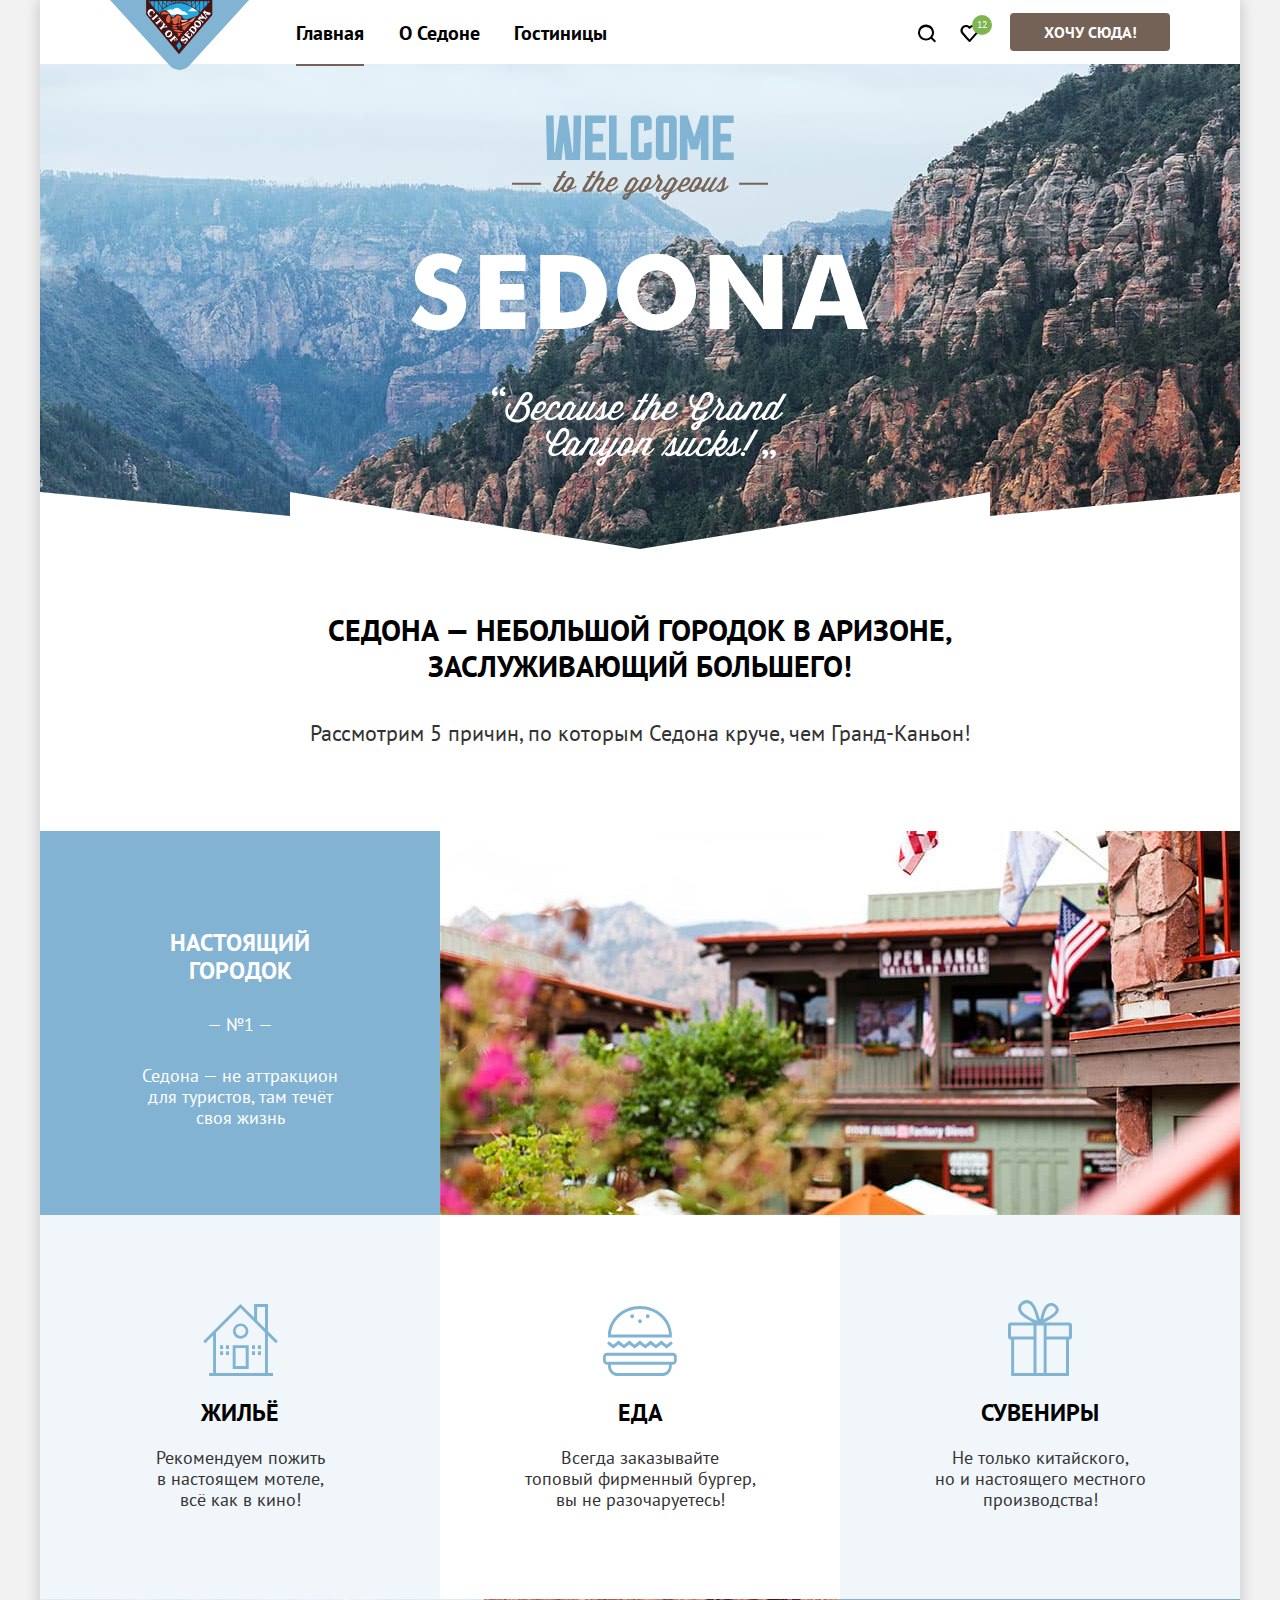
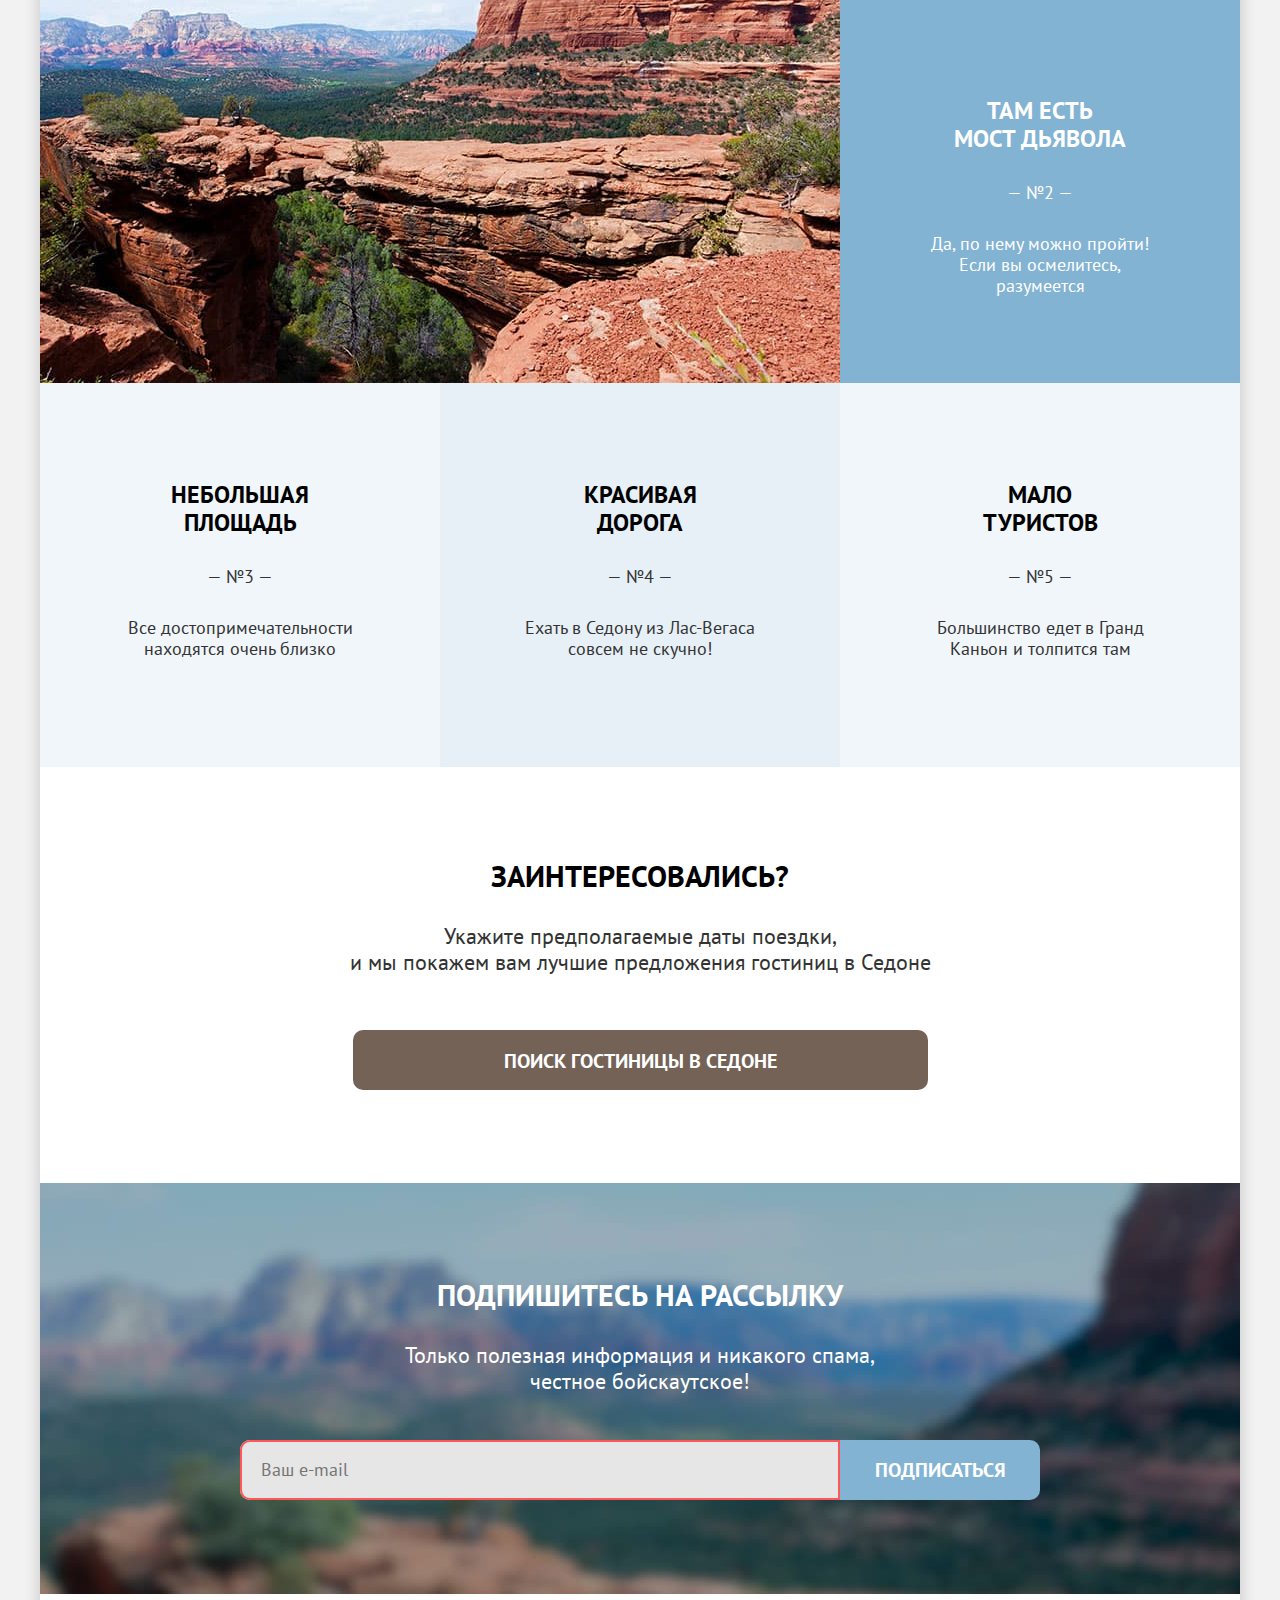
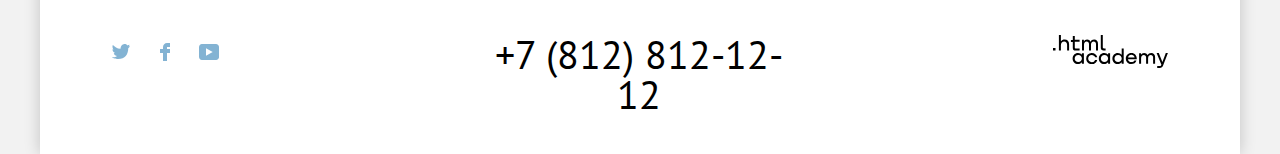
<file: index.html>
<!DOCTYPE html>
<html lang="ru">
  <head>
    <meta charset="utf-8">
    <title>HTML Academy: Седона</title>
    <link rel="stylesheet" href="styles/styles.css">
    <link rel="icon" href="favicon.ico">
  </head>
  <body>
    <div class="page-container">
      <header class="page-header">
        <nav class="navigation">
          <a class="navigation-logo">
            <img class="page-header-logo" src="images/logo.svg" width="139" height="70" alt="Логотип города Седона.">
          </a>
          <ul class="navigation-list">
            <li class="navigation-item">
              <a class="navigation-link navigation-link-current">Главная</a>
            </li>
            <li class="navigation-item">
              <a class="navigation-link" href="about.html">О Седоне</a>
            </li>
            <li class="navigation-item">
              <a class="navigation-link" href="catalog.html">Гостиницы</a>
            </li>
          </ul>
          <ul class="navigation-list navigation-user">
            <li class="navigation-item">
              <a class="navigation-link" href="#">
                <svg class="navigation-icon" aria-hidden="true" focusable="false" width="20" height="19" fill="none" xmlns="http://www.w3.org/2000/svg">
                  <path d="m19.03 17.05-3.71-3.7c1-1.3 1.7-3 1.7-4.9 0-4.4-3.61-8-8.02-8a8.12 8.12 0 0 0-8.03 8.1c0 4.4 3.61 8 8.03 8 1.8 0 3.5-.6 4.91-1.7l3.71 3.7 1.4-1.5ZM9 14.55c-3.31 0-6.02-2.7-6.02-6a6.03 6.03 0 0 1 12.03 0c0 3.3-2.7 6-6.01 6Z"/>
                </svg>
                <span class="visually-hidden">Поиск</span>
              </a>
            </li>
            <li class="navigation-item">
              <a class="navigation-link" href="#">
                <svg class="navigation-icon" aria-hidden="true" focusable="false" width="19" height="17" fill="none" xmlns="http://www.w3.org/2000/svg">
                  <path d="M9.44 17c-.3 0-.6-.1-.8-.4-5.41-6.1-6.72-7.5-7.02-7.9A5.4 5.4 0 0 1 6.03 0c1.3 0 2.51.5 3.51 1.3a5.47 5.47 0 0 1 9.03 4.1c0 1.3-.5 2.5-1.3 3.4l-7.02 7.9c-.2.2-.4.3-.8.3ZM3.43 7.5c.3.4 3.5 4 6.11 6.9l6.22-7c.5-.5.7-1.2.7-2 0-1.8-1.5-3.3-3.3-3.3-1 0-2.01.5-2.71 1.3-.3.3-.6.4-.9.4-.3 0-.6-.2-.8-.4a3.7 3.7 0 0 0-2.72-1.3c-1.8 0-3.3 1.5-3.3 3.3-.1.9.3 1.6.7 2.1-.1 0-.1 0 0 0Z"/>
                </svg>
                <span class="visually-hidden">Избранное</span>
                <span class="counter">12</span>
              </a>
            </li>
            <li class="navigation-item user-item">
              <a class="button navigation-button" href="#">Хочу сюда!</a>
            </li>
          </ul>
        </nav>
      </header>
      <main class="main-container main-index">
        <h1 class="visually-hidden">Город Седона</h1>
        <section class="banner">
          <h2 class="visually-hidden">Баннер</h2>
          <img class="banner-content" src="images/welcome.svg" width="458" height="352" alt="Добро пожаловать в великолепную Седону. Потому что Гранд Каньон отстой.">
        </section>
        <section class="advantages">
          <div class="advantages-container">
            <header class="section-header">
              <h2 class="visually-hidden">Преимущества</h2>
              <p class="section-title">Седона — небольшой городок в Аризоне, заслуживающий большего!</p>
            </header>
            <p class="section-description">Рассмотрим 5 причин, по которым Седона круче, чем Гранд-Каньон!</p>
          </div>
          <ul class="advantages-list">
            <li>
              <div class="advantages-item advantages-first">
                <h3 class="advantages-title">Настоящий<br>городок</h3>
                <p class="advantages-description">— №1 —</p>
                <p class="advantages-description">Седона — не аттракцион для туристов, там течёт своя жизнь</p>
              </div>
              <div class="advantages-first-picture"></div>
              <ul class="recomendations-list">
                <li class="advantages-item recomendations-accomodation">
                  <h4 class="advantages-title">Жильё</h4>
                  <p class="advantages-description">Рекомендуем пожить<br>в настоящем мотеле,<br>всё как в кино!</p>
                </li>
                <li class="advantages-item recomendations-food">
                  <h4 class="advantages-title">Еда</h4>
                  <p class="advantages-description">Всегда заказывайте<br>топовый фирменный бургер,<br>вы не разочаруетесь!</p>
                </li>
                <li class="advantages-item recomendations-souvenirs">
                  <h4 class="advantages-title">Сувениры</h4>
                  <p class="advantages-description">Не только китайского,<br>но и настоящего местного<br>производства!</p>
                </li>
              </ul>
            </li>
            <li>
              <div class="advantages-second-picture"></div>
              <div class="advantages-item advantages-second">
                <h3 class="advantages-title">Там есть<br>мост дьявола</h3>
                <p class="advantages-description">— №2 —</p>
                <p class="advantages-description">Да, по нему можно пройти! Если вы осмелитесь, разумеется</p>
              </div>
            </li>
            <li class="advantages-item advantages-light">
              <h3 class="advantages-title">Небольшая площадь</h3>
              <p class="advantages-description">— №3 —</p>
              <p class="advantages-description">Все достопримечательности находятся очень близко</p>
            </li>
            <li class="advantages-item advantages-dark">
              <h3 class="advantages-title">Красивая<br>дорога</h3>
              <p class="advantages-description">— №4 —</p>
              <p class="advantages-description">Ехать в Седону из Лас-Вегаса совсем не скучно!</p>
            </li>
            <li class="advantages-item advantages-light">
              <h3 class="advantages-title">Мало<br>туристов</h3>
              <p class="advantages-description">— №5 —</p>
              <p class="advantages-description">Большинство едет в Гранд Каньон и толпится там</p>
            </li>
          </ul>
        </section>
        <section class="hotel-search">
          <header class="section-header">
            <h2 class="visually-hidden">Поиск гостиницы</h2>
            <p class="section-title">Заинтересовались?</p>
          </header>
          <p class="section-description">Укажите предполагаемые даты поездки,<br>и мы покажем вам лучшие предложения гостиниц в Седоне</p>
          <a class="button search-button" href="catalog.html">Поиск гостиницы в Седоне</a>
        </section>
      </main>
      <footer class="page-footer">
        <section class="subscribtion subscribtion-index">
          <h2 class="visually-hidden">Рассылка</h2>
          <p class="section-title">Подпишитесь на рассылку</p>
          <p class="section-description">Только полезная информация и никакого спама,<br>честное бойскаутское!</p>
          <form class="subscribtion-form" action="https://echo.htmlacademy.ru/" method="post">
            <p class="subscribtion-form-email">
              <label for="subscribtion" class="visually-hidden">E-mail</label>
              <input type="email" id= "subscribtion" name="subscribtion" placeholder="Ваш e-mail" required>
              <button class="button subscribtion-button" type="submit">Подписаться</button>
            </p>
          </form>
        </section>
        <section class="contacts">
          <h2 class="visually-hidden">Контакты</h2>
          <ul class="footer-social-list">
            <li class="footer-social-item">
              <a class="button social-button" href="https://twitter.com/htmlacademy_ru">
                <span class="visually-hidden">Twitter</span>
                <svg class="social-logo" aria-hidden="true" focusable="false" width="18" height="15" fill="none" xmlns="http://www.w3.org/2000/svg">
                  <path d="M11.6.2c1.8-.5 3.2.3 3.8 1.2.7-.2 1.4-.5 2.1-.7 0 .9-.6 1.5-.9 1.8.7.1 1.4-.6 1.4-.6-.2 1-1.1 1.8-1.7 2C16.1 10.7 13 15.1 5.7 15h-.5c-.4 0-4.4-.5-5.2-1.9 2.4.2 4.1-.4 5-1.2-1-.3-2.9-.4-3.2-2.9.4.1.6.2 1.3.1C1.8 8.3.4 7.5.5 5.3c.3.3 1.1.5 1.4.5C1.1 5.6-.2 2.5.9.9c1.9 1.9 4 3.6 7.6 3.8C8.7 2.3 9.7.8 11.6.2Z"/>
                </svg>
              </a>
            </li>
            <li class="footer-social-item">
              <a class="button social-button" href="https://www.facebook.com/htmlacademy">
                <span class="visually-hidden">Facebook</span>
                <svg class="social-logo" aria-hidden="true" focusable="false" width="10" height="18" fill="none" xmlns="http://www.w3.org/2000/svg">
                  <path d="M7 0C4.8 0 3 1.8 3 4v2H0v4h3v8h4v-8h3V6H7V4h3V0H7Z"/>
                </svg>
              </a>
            </li>
            <li class="footer-social-item">
              <a class="button social-button" href="https://www.youtube.com/c/HTMLAcademyRUS">
                <span class="visually-hidden">Youtube</span>
                <svg class="social-logo" aria-hidden="true" focusable="false" width="20" height="16" fill="none" xmlns="http://www.w3.org/2000/svg">
                  <path d="M17 0H2.9C1.2 0 0 1.5 0 3.2v9.5C0 14.5 1.2 16 2.9 16h14.3c1.5 0 2.9-1.5 2.9-3.2V3.2C19.9 1.5 18.7 0 17 0ZM7 11.8V4.2L13.7 8 7 11.8Z"/>
                </svg>
              </a>
            </li>
          </ul>
          <a class="contacts-phone" href="tel:+78128121212">+7 (812) 812-12-12</a>
          <a class="partner" href="https://htmlacademy.ru/">
            <svg class="academy-logo" aria-hidden="true" focusable="false" width="115" height="33" fill="none" xmlns="http://www.w3.org/2000/svg">
              <path d="M0 12.9v2.6h2.5v-2.6H0ZM11.6 4.5c-1.6 0-2.8.7-3.6 1.7h-.1V0h-2v15.5h2v-5.3c0-2.1 1.3-3.6 3.3-3.6 1.8 0 2.9 1.4 2.9 3.2v5.7h2V9.4c.1-3-1.8-4.9-4.5-4.9ZM26.6 4.8h-4.8V1.1h-2v3.8h-1.9v2h1.9v6c0 1.7 1 2.7 2.7 2.7h4.1v-2h-3.7c-.7 0-1.1-.4-1.1-1.1V6.8h4.8v-2ZM41.1 4.6c-1.6 0-2.9.8-3.5 2.1h-.1c-.6-1.2-1.8-2.1-3.4-2.1-1.4 0-2.5.8-3.1 1.8h-.1V4.8H29v10.6h2V10c0-2 1-3.5 2.6-3.5 1.5 0 2.4 1 2.4 2.6v6.3h2V9.8c0-2.4 1.4-3.3 2.6-3.3 1.5 0 2.4 1 2.4 2.6v6.3h2V8.9c.1-2.5-1.4-4.3-3.9-4.3ZM47.8 12.7c0 1.7 1 2.7 2.8 2.7h2v-2h-1.7c-.7 0-1.1-.4-1.1-1.1V0h-2v12.7ZM28.9 19.7c-.9-1.1-2.2-1.8-3.9-1.8-3.1 0-5.4 2.3-5.4 5.6s2.3 5.6 5.4 5.6c1.8 0 3-.8 3.8-1.9h.1v1.6h2V18.2h-2v1.5Zm-3.6 7.4c-2.2 0-3.6-1.6-3.6-3.6s1.4-3.6 3.6-3.6 3.6 1.6 3.6 3.6c0 1.9-1.4 3.6-3.6 3.6ZM44.2 22c-.5-2.4-2.6-4.1-5.4-4.1a5.4 5.4 0 0 0-5.6 5.6c0 3.1 2.2 5.6 5.6 5.6 2.8 0 4.9-1.8 5.4-4.2h-2.1a3.4 3.4 0 0 1-3.3 2.3c-2.2 0-3.6-1.6-3.6-3.6s1.4-3.6 3.6-3.6c1.6 0 2.8 1 3.3 2.2h2.1V22ZM55.1 19.7c-.9-1.1-2.2-1.8-3.9-1.8-3.1 0-5.4 2.3-5.4 5.6s2.3 5.6 5.4 5.6c1.8 0 3-.8 3.8-1.9h.1v1.6h2V18.2h-2v1.5Zm-3.6 7.4c-2.2 0-3.6-1.6-3.6-3.6s1.4-3.6 3.6-3.6 3.6 1.6 3.6 3.6c0 1.9-1.5 3.6-3.6 3.6ZM68.7 19.8c-.9-1.1-2.2-1.9-3.9-1.9-3.1 0-5.4 2.3-5.4 5.6s2.2 5.6 5.4 5.6c1.7 0 3-.8 3.8-1.8h.1v1.5h2V13.4h-2v6.4Zm-3.6 7.3c-2.2 0-3.6-1.6-3.6-3.6s1.4-3.6 3.6-3.6 3.6 1.6 3.6 3.6c-.1 2-1.5 3.6-3.6 3.6ZM78.3 17.9c-3.3 0-5.5 2.5-5.5 5.6 0 3 2.1 5.6 5.5 5.6 2.5 0 4.5-1.3 5.2-3.6h-2.1c-.5 1-1.6 1.6-3 1.6-1.9 0-3.3-1.3-3.4-2.9h8.8c.2-3.6-2-6.3-5.5-6.3Zm0 1.9c1.7 0 3 1 3.3 2.6h-6.5c.3-1.5 1.5-2.6 3.2-2.6ZM98.2 17.9c-1.6 0-2.9.8-3.6 2h-.1c-.6-1.2-1.8-2-3.4-2-1.4 0-2.5.7-3.1 1.8v-1.5h-1.9v10.6h2v-5.4c0-2 1-3.4 2.6-3.5 1.5 0 2.4 1 2.4 2.6v6.3h2v-5.6c0-2.4 1.4-3.3 2.6-3.3 1.5 0 2.4 1 2.4 2.6v6.3h2v-6.5c.1-2.6-1.4-4.4-3.9-4.4ZM109.4 27l-3.6-8.9h-2.2l4.8 11.6c-.3.9-.7 1.2-1.7 1.2h-2.5v2h2.5c1.8 0 2.8-.8 3.5-2.6l4.7-12.2h-2.1l-3.4 8.9Z"/>
            </svg>
          </a>
        </section>
      </footer>
      <div class="modal-container modal-container-close">
        <div class="modal modal-search">
          <header class="modal-header">
            <h2 class="section-title">Поиск гостиницы в Седоне</h2>
            <button class="modal-close-button">
              <span class="visually-hidden">Закрыть</span>
              <svg class="modal-close-icon" aria-hidden="true" focusable="false" width="13" height="13" fill="none" xmlns="http://www.w3.org/2000/svg">
                <path d="M13 1.2 11.8 0 6.5 5.3 1.2 0 0 1.2l5.3 5.3L0 11.8 1.2 13l5.3-5.3 5.3 5.3 1.2-1.2-5.3-5.3L13 1.2Z"/>
              </svg>
            </button>
          </header>
          <section class="modal-search">
            <h3 class="visually-hidden">Форма поиска гостиниц</h3>
            <form class="modal-search-form" action="https://echo.htmlacademy.ru/" method="post">
              <p class="search-field">
                <label for="arrival-date">Дата заезда:</label>
                <input type="text" id="arrival-date" name="arrival-date" placeholder="Укажите дату" value="27 апреля 2020" required>
                <span class="status status-error">Мы не можем отправить вас в прошлое.</span>
              </p>
              <p class="search-field">
                <label for="date-of-departure">Дата выезда:</label>
                <input type="text" id="date-of-departure" name="date-of-departure" placeholder="Укажите дату" value="1 сентября 2021" required>
                <span class="status">На эти даты есть свободные номера. Пока есть.</span>
              </p>
              <p class="search-field guests-amount adult-guests">
                <label class="adults" for="adults">Взрослые:</label>
                <button class="spin-button  inner-spin-button">
                  <svg aria-hidden="true" focusable="false" width="13" height="1" fill="none" xmlns="http://www.w3.org/2000/svg">
                    <path d="M0 0v1h13V0H0Z"/></svg>
                </button>
                <input type="number" id="adults" name="adults" placeholder="2">
                <button class="spin-button  outer-spin-button">
                  <svg aria-hidden="true" focusable="false" width="13" height="13" fill="none" xmlns="http://www.w3.org/2000/svg">
                    <path d="M13 6H7V0H6v6H0v1h6v6h1V7h6V6Z"/>
                  </svg>
                </button>
              </p>
              <p class="search-field guests-amount children-guests">
                <label class="tooltip-label" for="children">Дети:</label>
                <button class="tooltip-toggle" type="button" aria-labelledby="tooltip-label">
                  <svg aria-hidden="true" focusable="false" width="1" height="9" fill="none" xmlns="http://www.w3.org/2000/svg">
                    <g clip-path="url(#a)" fill="#fff"><path d="M0 9h1V3H0v6ZM1 0H0v1h1V0Z"/></g><defs><clipPath id="a"><path fill="#fff" d="M0 0h1v9H0z"/></clipPath></defs>
                  </svg>
                </button>
                <span class="tooltip-text" role="tooltip" id="tooltip-label">Укажите количество детей, которые будут с вами, возраст которых от 6 до 18 лет. Дети до 6 лет размещаются бесплатно.</span>
                <button class="spin-button  inner-spin-button">
                  <svg aria-hidden="true" focusable="false" width="13" height="1" fill="none" xmlns="http://www.w3.org/2000/svg">
                    <path d="M0 0v1h13V0H0Z"/>
                  </svg>
                </button>
                <input type="number" id="children" name="children" placeholder="1">
                <button class="spin-button  outer-spin-button">
                  <svg aria-hidden="true" focusable="false" width="13" height="13" fill="none" xmlns="http://www.w3.org/2000/svg">
                    <path d="M13 6H7V0H6v6H0v1h6v6h1V7h6V6Z"/>
                  </svg>
                </button>
              </p>
              <button class="button loading-button">Найти</button>
            </form>
          </section>
        </div>
      </div>
    </div>
  </body>
</html>
</file>
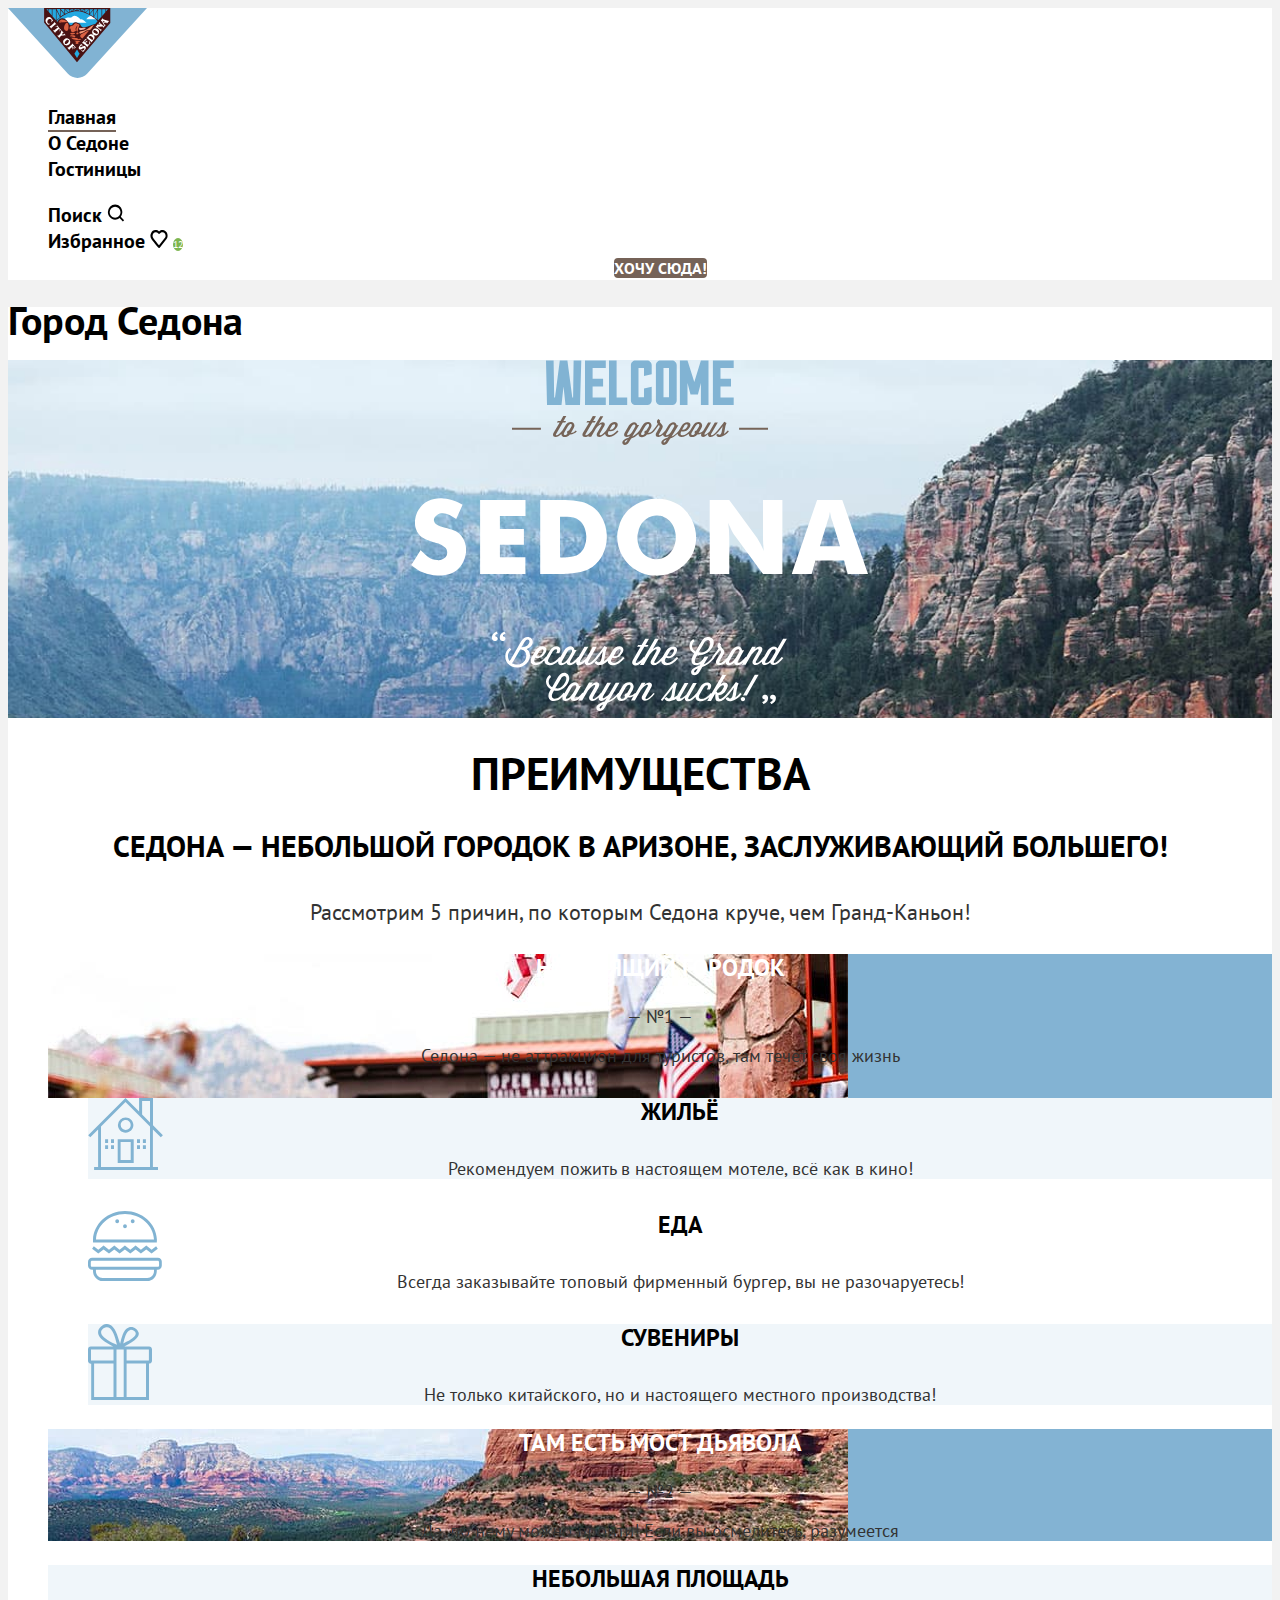
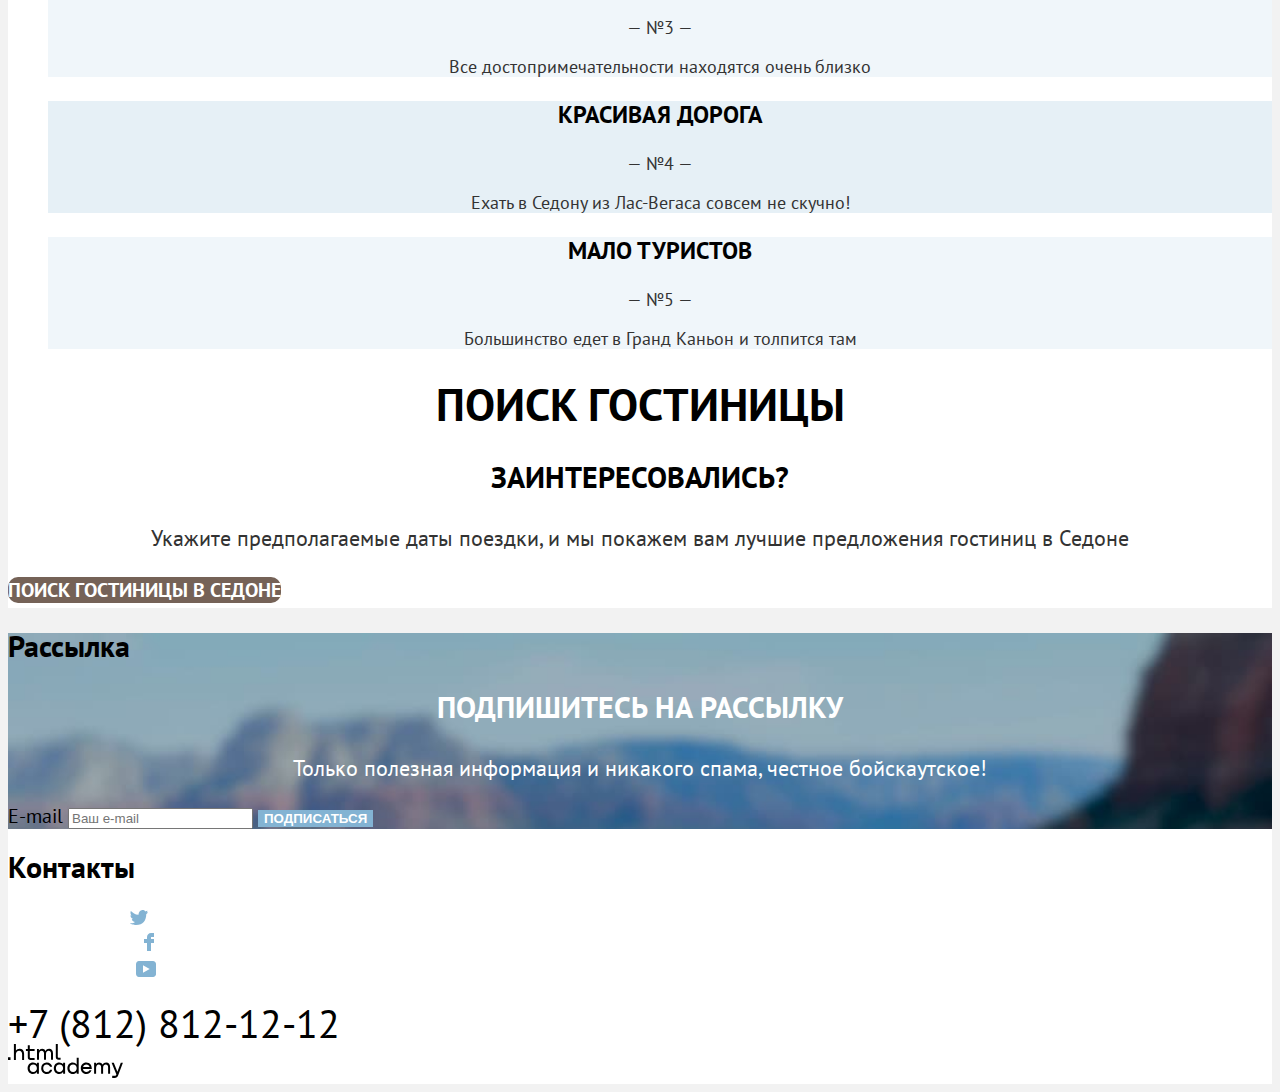
<file: 5/index.html>
<!DOCTYPE html>
<html lang="ru">
  <head>
    <meta charset="utf-8">
    <title>HTML Academy: Седона</title>
    <link rel="stylesheet" href="styles/styles.css">
    <base href="https://htmlacademy-htmlcss.github.io/2002115-sedona-33/5/">
</head>
  <body>
    <header class="page-header">
      <nav class="navigation">
        <a class="navigation-logo">
          <img class="page-header-logo" src="images/logo.svg" width="139" height="70" alt="Логотип города Седона">
        </a>
        <ul class="navigation-list">
          <li class="navigation-item">
            <a class="navigation-link navigation-link-current">Главная</a>
          </li>
          <li class="navigation-item">
            <a class="navigation-link" href="about.html">О Седоне</a>
          </li>
          <li class="navigation-item">
            <a class="navigation-link" href="hotels.html">Гостиницы</a>
          </li>
        </ul>
        <ul class="navigation-list navigation-user">
          <li class="navigation-item">
            <a class="navigation-link" href="#">
              <span class="visually-hidden">Поиск</span>
              <img src="images/search.svg" width="18" height="18" alt="Лупа">
            </a>
          </li>
          <li class="navigation-item">
            <a class="navigation-link" href="#">
              <span class="visually-hidden">Избранное</span>
              <img src="images/favorite.svg" width="18" height="18" alt="Сердце">
              <span class="counter">12</span>
            </a>
          </li>
          <li class="navigation-item button">
            <a class="navigation-link" href="#">Хочу сюда!</a>
          </li>
        </ul>
      </nav>
    </header>
    <main class="main-index">
      <h1 class="visually-hedden">Город Седона</h1>
      <section class="banner">
        <img src="images/welcome.svg" width="458" height="352" alt="Добро пожаловать в великолепную Седону. Потому что Гранд Каньон отстой!">
      </section>
      <section class="advantages">
        <header class="section-header">
          <h2 class="visually-hidden">Преимущества</h2>
          <p>Седона — небольшой городок в Аризоне, заслуживающий большего!</p>
        </header>
        <p class="section-description">Рассмотрим 5 причин, по которым Седона круче, чем Гранд-Каньон!</p>
        <ul class="advantages-list">
          <li class="advantages-item advantages-first">
            <h3 class="advantages-title">Настоящий городок</h3>
            <p class="advantages-description">— №1 —</p>
            <p class="advantages-description">Седона — не аттракцион для туристов, там течёт своя жизнь</p>
            <ul class="recomendations-list">
              <li class="advantages-item recomendations-accomodation">
                <h4 class="advantages-title">Жильё</h4>
                <p class="advantages-description">Рекомендуем пожить в настоящем мотеле, всё как в кино!</p>
              </li>
              <li class="advantages-item recomendations-food">
                <h4 class="advantages-title">Еда</h4>
                <p class="advantages-description">Всегда заказывайте топовый фирменный бургер, вы не разочаруетесь!</p>
              </li>
              <li class="advantages-item recomendations-souvenirs">
                <h4 class="advantages-title">Сувениры</h4>
                <p class="advantages-description">Не только китайского, но и настоящего местного производства!</p>
              </li>
            </ul>
          </li>
          <li class="advantages-item advantages-second">
            <h3 class="advantages-title">Там есть мост дьявола</h3>
            <p class="advantages-description">— №2 —</p>
            <p class="advantages-description">Да, по нему можно пройти! Если вы осмелитесь, разумеется</p>
          </li>
          <li class="advantages-item advantages-light">
            <h3 class="advantages-title">Небольшая площадь</h3>
            <p class="advantages-description">— №3 —</p>
            <p class="advantages-description">Все достопримечательности находятся очень близко</p>
          </li>
          <li class="advantages-item advantages-dark">
            <h3 class="advantages-title">Красивая дорога</h3>
            <p class="advantages-description">— №4 —</p>
            <p class="advantages-description">Ехать в Седону из Лас-Вегаса совсем не скучно!</p>
          </li>
          <li class="advantages-item advantages-light">
            <h3 class="advantages-title">Мало туристов</h3>
            <p class="advantages-description">— №5 —</p>
            <p class="advantages-description">Большинство едет в Гранд Каньон и толпится там</p>
          </li>
        </ul>
      </section>
      <section class="hotel-search">
        <header class="section-header">
          <h2 class="visually-hidden">Поиск гостиницы</h2>
          <p>Заинтересовались?</p>
        </header>
        <p class="section-description">Укажите предполагаемые даты поездки, и мы покажем вам лучшие предложения гостиниц в Седоне</p>
        <a class="button search-button" href="catalog.html">Поиск гостиницы в Седоне</a>
      </section>
    </main>
    <footer class="page-footer">
      <section class="subscribtion subscribtion-index">
        <h2 class="visually-hidden">Рассылка</h2>
        <p class="section-header">Подпишитесь на рассылку</p>
        <p class="section-description">Только полезная информация и никакого спама, честное бойскаутское!</p>
        <form class="subscribtion-form" action="https://echo.htmlacademy.ru/" method="post">
          <p class="subscribtion-form-email">
            <label for="subscribtion" class="visually-hidden">E-mail</label>
            <input type="email" id= "subscribtion" name="subscribtion" placeholder="Ваш e-mail">
            <button class="button subscribtion-button" type="submit">Подписаться</button>
          </p>
        </form>
      </section>
      <section class="contacts">
        <h2 class="visually-hidden">Контакты</h2>
        <div>
          <ul class="footer-social-list">
            <li class="footer-social-item">
              <a class="button social-button" href="https://twitter.com/htmlacademy_ru">
                <span class="visually-hidden">Twitter</span>
                <img src="images/twitter-icon.svg" width="18" height="15" alt="Логотип Twitter">
              </a>
            </li>
            <li class="footer-social-item">
              <a class="button social-button" href="https://www.facebook.com/htmlacademy">
                <span class="visually-hidden">Facebook</span>
                <img src="images/facebook-icon.svg" width="10" height="18" alt="Логотип Facebook">
              </a>
            </li>
            <li class="footer-social-item">
              <a class="button social-button" href="https://www.youtube.com/c/HTMLAcademyRUS">
                <span class="visually-hidden">Youtube</span>
                <img src="images/youtube-icon.svg" width="20" height="16" alt="Логотип Yotube">
              </a>
            </li>
          </ul>
        </div>
        <div>
          <a class="contacts-phone" href="tel:+78128121212">+7 (812) 812-12-12</a>
        </div>
        <div>
          <a href="https://htmlacademy.ru/">
            <img class="logo" src="images/html-academy-logo.svg" width="115" height="34" alt="Логотип .html academy">
          </a>
        </div>
      </section>
    </footer>
  </body>
</html>
</file>
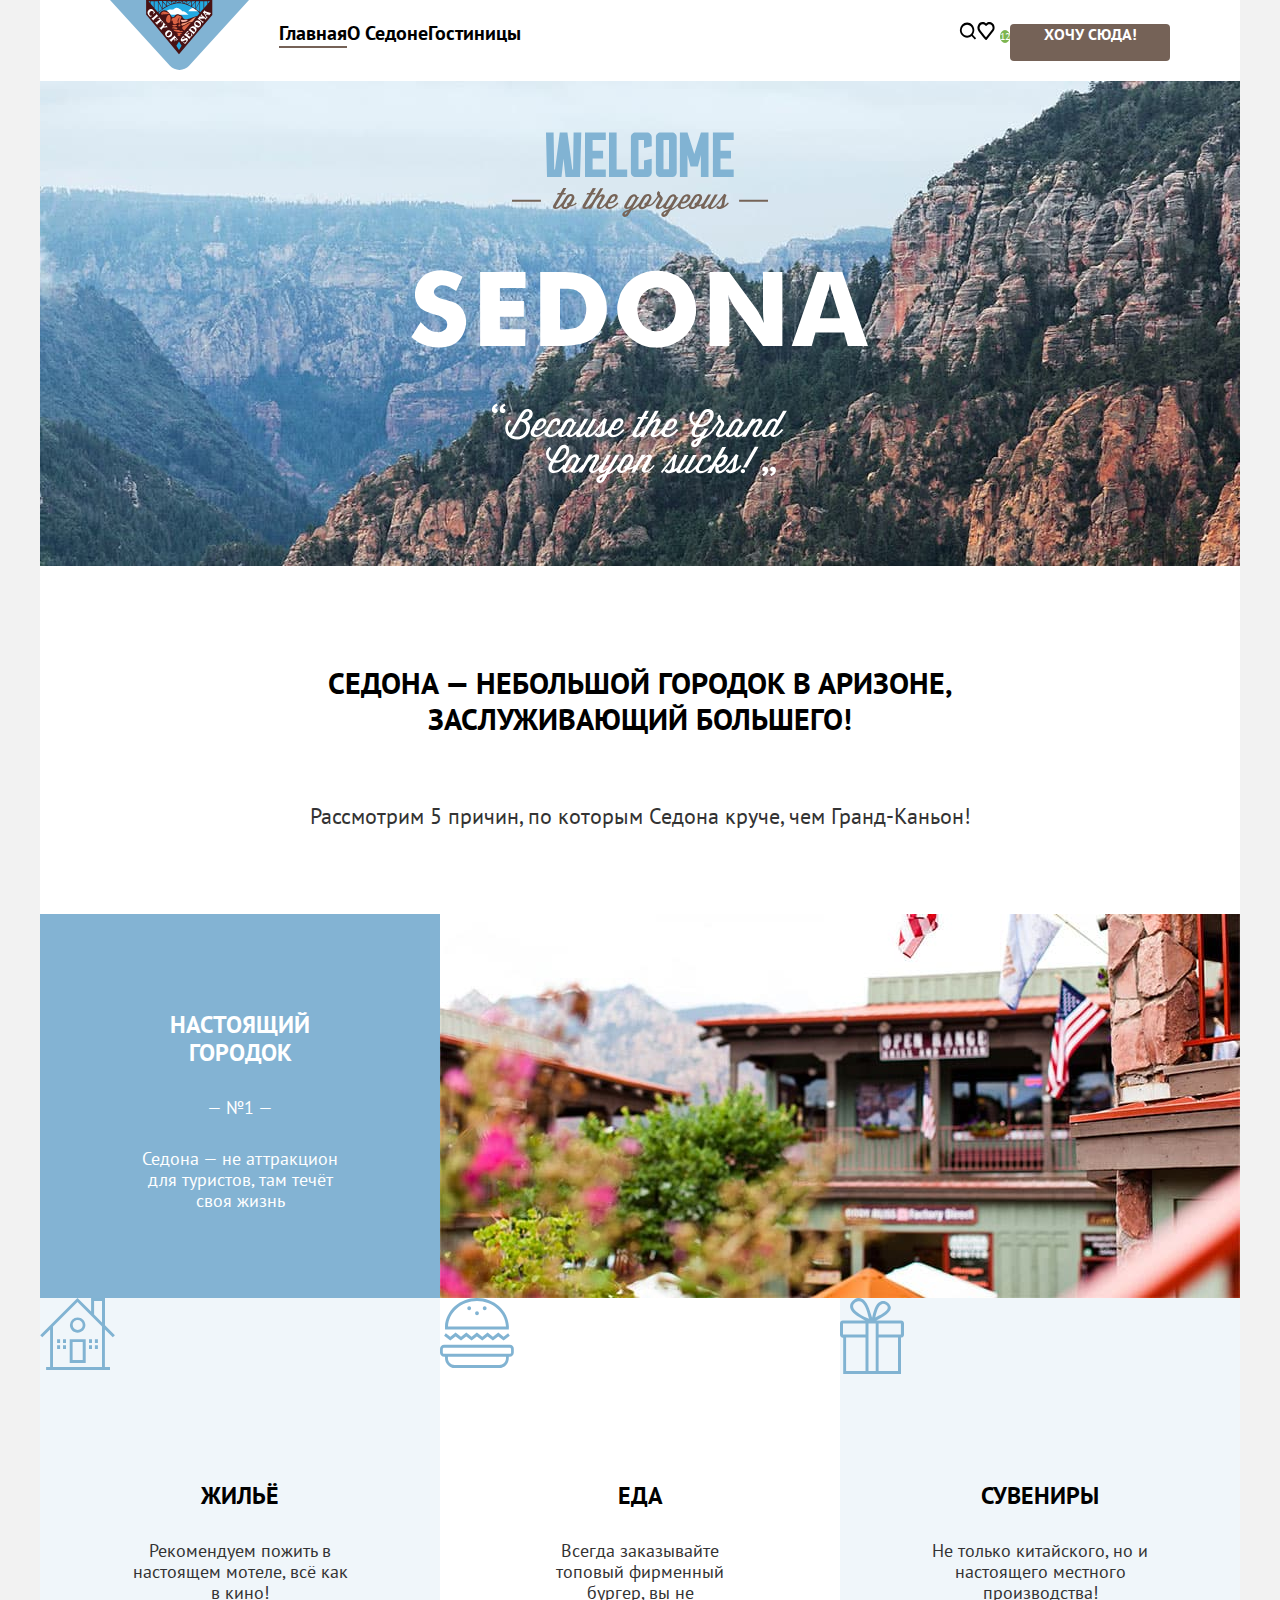
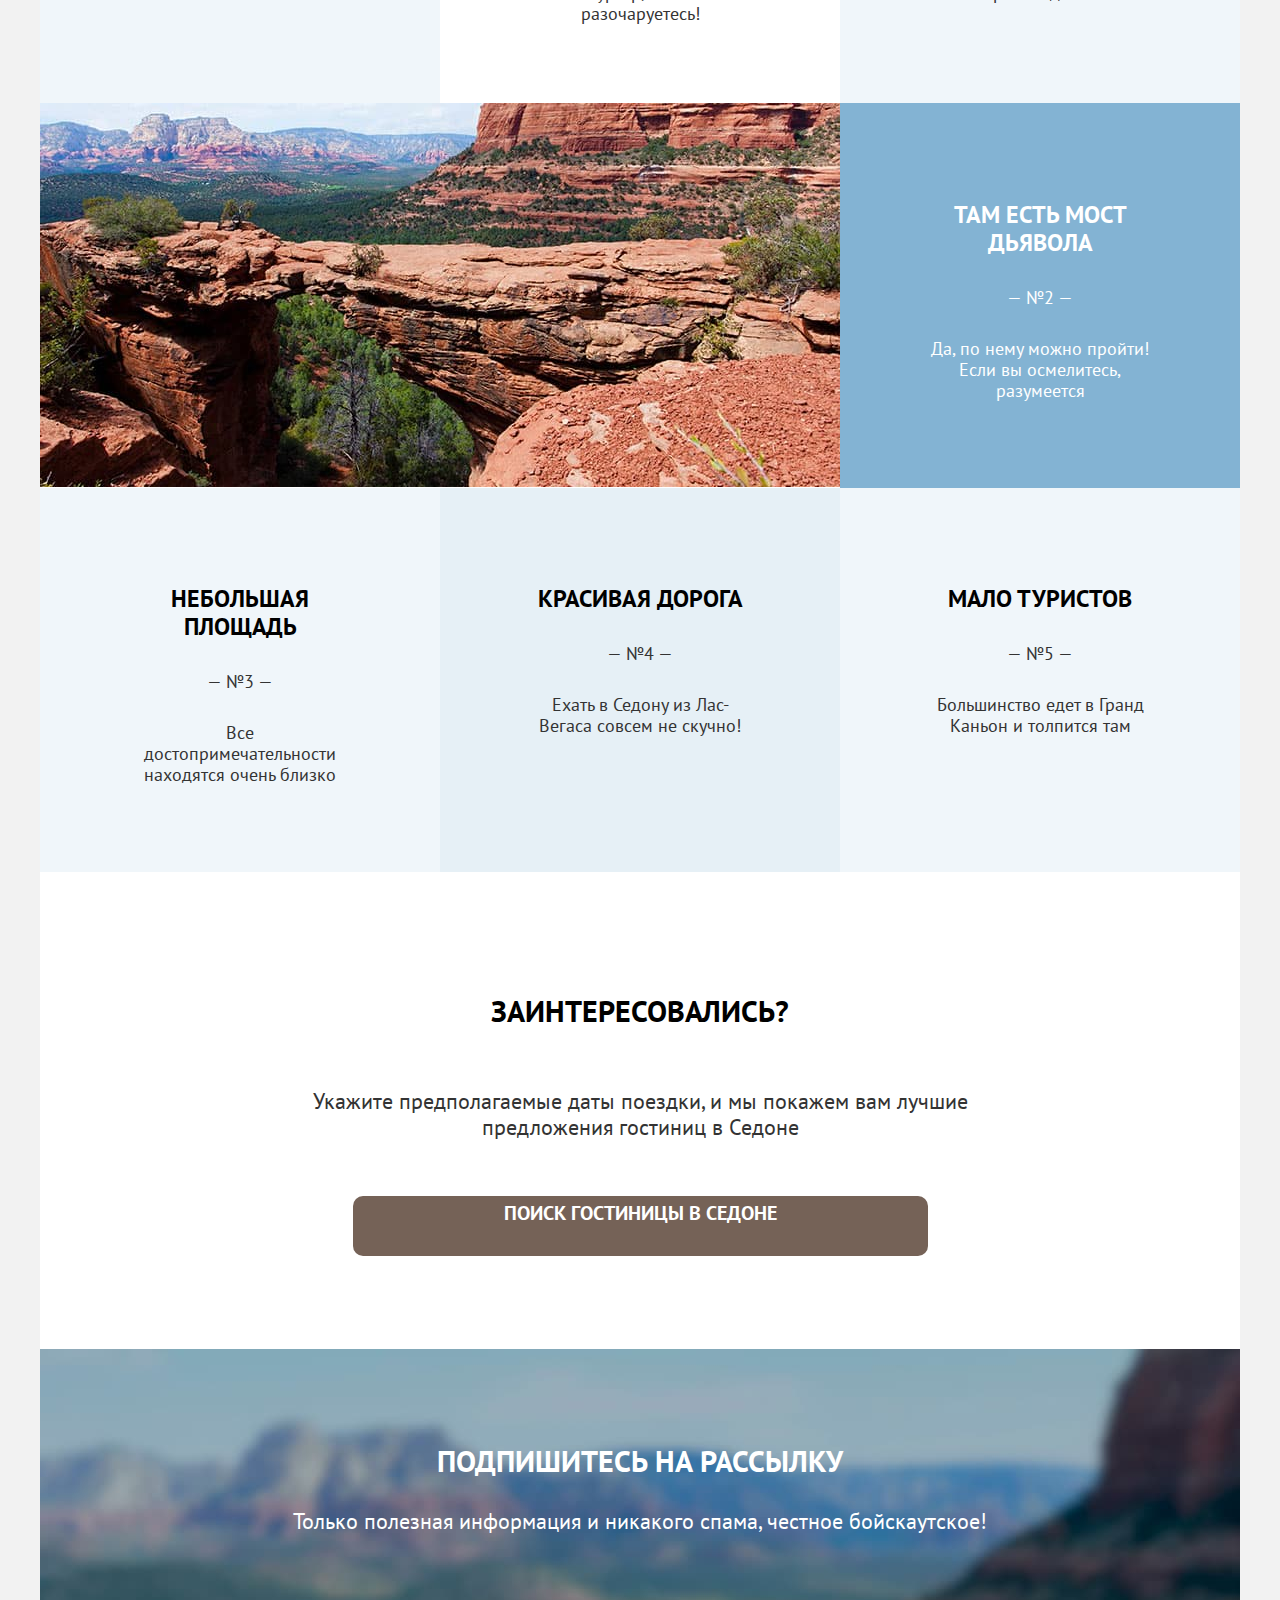
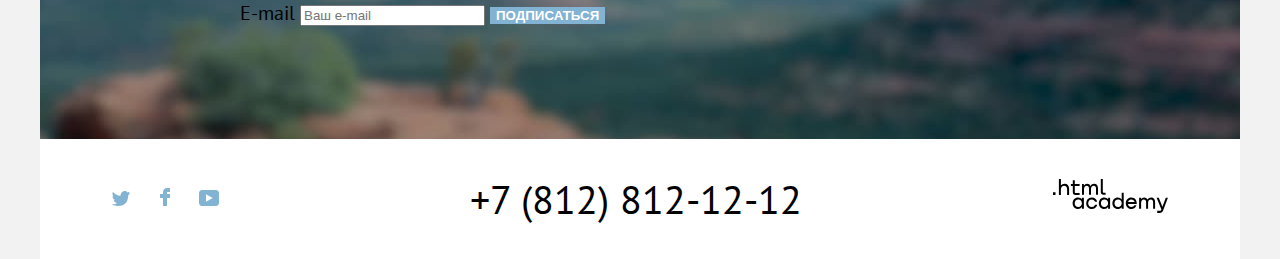
<file: 6/index.html>
<!DOCTYPE html>
<html lang="ru">
  <head>
    <meta charset="utf-8">
    <title>HTML Academy: Седона</title>
    <link rel="stylesheet" href="styles/styles.css">
    <base href="https://htmlacademy-htmlcss.github.io/2002115-sedona-33/6/">
</head>
  <body>
    <div class="page-container">
      <header class="page-header">
        <nav class="navigation">
          <a class="navigation-logo">
            <img class="page-header-logo" src="images/logo.svg" width="139" height="70" alt="Логотип города Седона">
          </a>
          <ul class="navigation-list">
            <li class="navigation-item">
              <a class="navigation-link navigation-link-current">Главная</a>
            </li>
            <li class="navigation-item">
              <a class="navigation-link" href="about.html">О Седоне</a>
            </li>
            <li class="navigation-item">
              <a class="navigation-link" href="catalog.html">Гостиницы</a>
            </li>
          </ul>
          <ul class="navigation-list navigation-user">
            <li class="navigation-item">
              <a class="navigation-link" href="#">
                <!-- <span class="visually-hidden">Поиск</span> -->
                <img src="images/search.svg" width="18" height="18" alt="Лупа">
              </a>
            </li>
            <li class="navigation-item">
              <a class="navigation-link" href="#">
                <!-- <span class="visually-hidden">Избранное</span> -->
                <img src="images/favorite.svg" width="18" height="18" alt="Сердце">
                <span class="counter">12</span>
              </a>
            </li>
            <li class="navigation-item button">
              <a class="navigation-link" href="#">Хочу сюда!</a>
            </li>
          </ul>
        </nav>
      </header>
      <main class="main-container main-index">
        <!-- <h1 class="visually-hedden">Город Седона</h1> -->
        <section class="banner">
          <img src="images/welcome.svg" width="458" height="352" alt="Добро пожаловать в великолепную Седону. Потому что Гранд Каньон отстой!">
        </section>
        <section class="advantages">
          <div class="advantages-container">
            <header class="section-header">
              <!-- <h2 class="visually-hidden">Преимущества</h2> -->
              <p class="section-title">Седона — небольшой городок в Аризоне, заслуживающий большего!</p>
            </header>
            <p class="section-description">Рассмотрим 5 причин, по которым Седона круче, чем Гранд-Каньон!</p>
          </div>
          <ul class="advantages-list">
            <li>
              <div class="advantages-item advantages-first">
                <h3 class="advantages-title">Настоящий городок</h3>
                <p class="advantages-description">— №1 —</p>
                <p class="advantages-description">Седона — не аттракцион для туристов, там течёт своя жизнь</p>
              </div>
              <div class="advantages-first-picture"></div>
              <ul class="recomendations-list">
                <li class="advantages-item recomendations-accomodation">
                  <h4 class="advantages-title">Жильё</h4>
                  <p class="advantages-description">Рекомендуем пожить в настоящем мотеле, всё как в кино!</p>
                </li>
                <li class="advantages-item recomendations-food">
                  <h4 class="advantages-title">Еда</h4>
                  <p class="advantages-description">Всегда заказывайте топовый фирменный бургер, вы не разочаруетесь!</p>
                </li>
                <li class="advantages-item recomendations-souvenirs">
                  <h4 class="advantages-title">Сувениры</h4>
                  <p class="advantages-description">Не только китайского, но и настоящего местного производства!</p>
                </li>
              </ul>
            </li>
            <li>
              <div class="advantages-second-picture"></div>
              <div class="advantages-item advantages-second">
                <h3 class="advantages-title">Там есть мост дьявола</h3>
                <p class="advantages-description">— №2 —</p>
                <p class="advantages-description">Да, по нему можно пройти! Если вы осмелитесь, разумеется</p>
              </div>
            </li>
            <li class="advantages-item advantages-light">
              <h3 class="advantages-title">Небольшая площадь</h3>
              <p class="advantages-description">— №3 —</p>
              <p class="advantages-description">Все достопримечательности находятся очень близко</p>
            </li>
            <li class="advantages-item advantages-dark">
              <h3 class="advantages-title">Красивая дорога</h3>
              <p class="advantages-description">— №4 —</p>
              <p class="advantages-description">Ехать в Седону из Лас-Вегаса совсем не скучно!</p>
            </li>
            <li class="advantages-item advantages-light">
              <h3 class="advantages-title">Мало туристов</h3>
              <p class="advantages-description">— №5 —</p>
              <p class="advantages-description">Большинство едет в Гранд Каньон и толпится там</p>
            </li>
          </ul>
        </section>
        <section class="hotel-search">
          <header class="section-header">
            <!-- <h2 class="visually-hidden">Поиск гостиницы</h2> -->
            <p class="section-title">Заинтересовались?</p>
          </header>
          <p class="section-description">Укажите предполагаемые даты поездки, и мы покажем вам лучшие предложения гостиниц в Седоне</p>
          <a class="button search-button" href="catalog.html">Поиск гостиницы в Седоне</a>
        </section>
      </main>
      <footer class="page-footer">
        <section class="subscribtion subscribtion-index">
          <!-- <h2 class="visually-hidden">Рассылка</h2> -->
          <p class="section-header">Подпишитесь на рассылку</p>
          <p class="section-description">Только полезная информация и никакого спама, честное бойскаутское!</p>
          <form class="subscribtion-form" action="https://echo.htmlacademy.ru/" method="post">
            <p class="subscribtion-form-email">
              <label for="subscribtion" class="visually-hidden">E-mail</label>
              <input type="email" id= "subscribtion" name="subscribtion" placeholder="Ваш e-mail">
              <button class="button subscribtion-button" type="submit">Подписаться</button>
            </p>
          </form>
        </section>
        <section class="contacts">
          <!-- <h2 class="visually-hidden">Контакты</h2> -->
          <ul class="footer-social-list">
            <li class="footer-social-item">
              <a class="button social-button" href="https://twitter.com/htmlacademy_ru">
                <!-- <span class="visually-hidden">Twitter</span> -->
                <img src="images/twitter-icon.svg" width="18" height="15" alt="Логотип Twitter">
              </a>
            </li>
            <li class="footer-social-item">
              <a class="button social-button" href="https://www.facebook.com/htmlacademy">
                <!-- <span class="visually-hidden">Facebook</span> -->
                <img src="images/facebook-icon.svg" width="10" height="18" alt="Логотип Facebook">
              </a>
            </li>
            <li class="footer-social-item">
              <a class="button social-button" href="https://www.youtube.com/c/HTMLAcademyRUS">
                <!-- <span class="visually-hidden">Youtube</span> -->
                <img src="images/youtube-icon.svg" width="20" height="16" alt="Логотип Yotube">
              </a>
            </li>
          </ul>
          <a class="contacts-phone" href="tel:+78128121212">+7 (812) 812-12-12</a>
          <a href="https://htmlacademy.ru/">
            <img class="logo" src="images/html-academy-logo.svg" width="115" height="34" alt="Логотип .html academy">
          </a>
        </section>
      </footer>
    </div>
  </body>
</html>
</file>
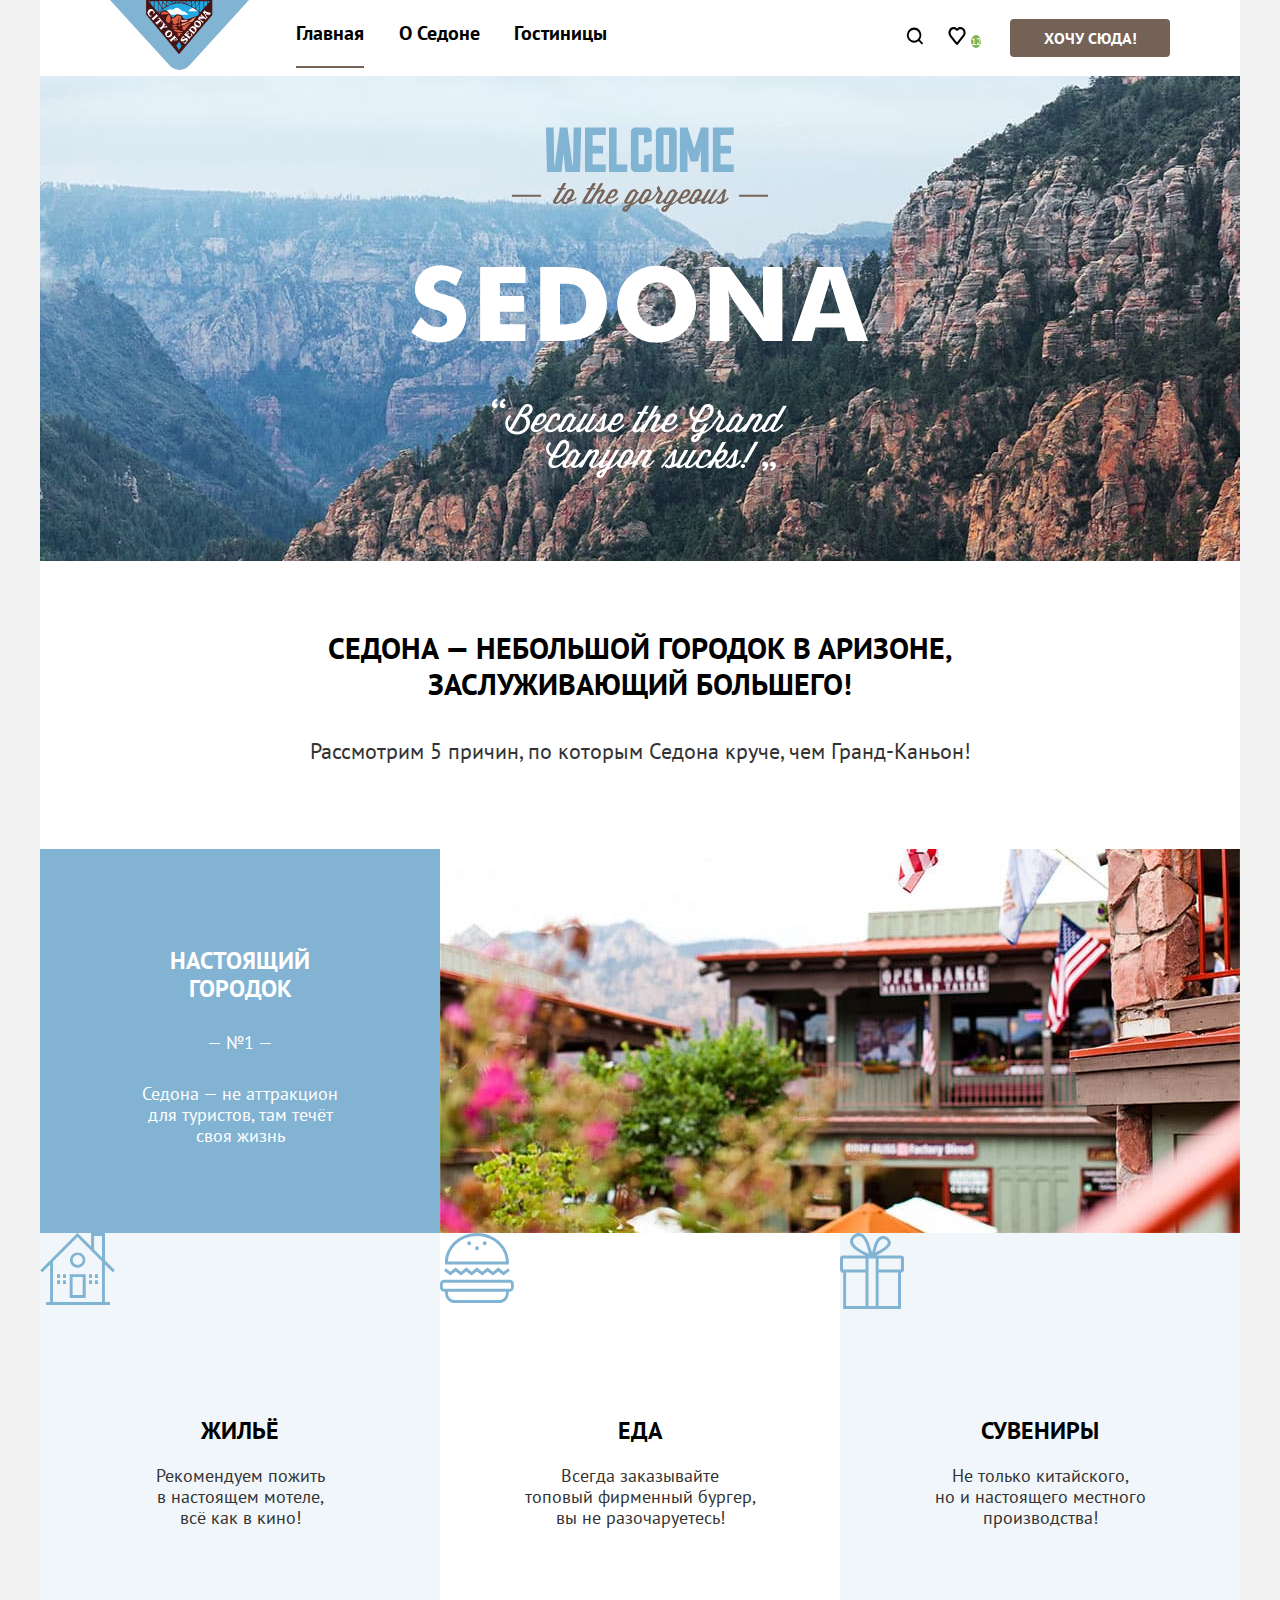
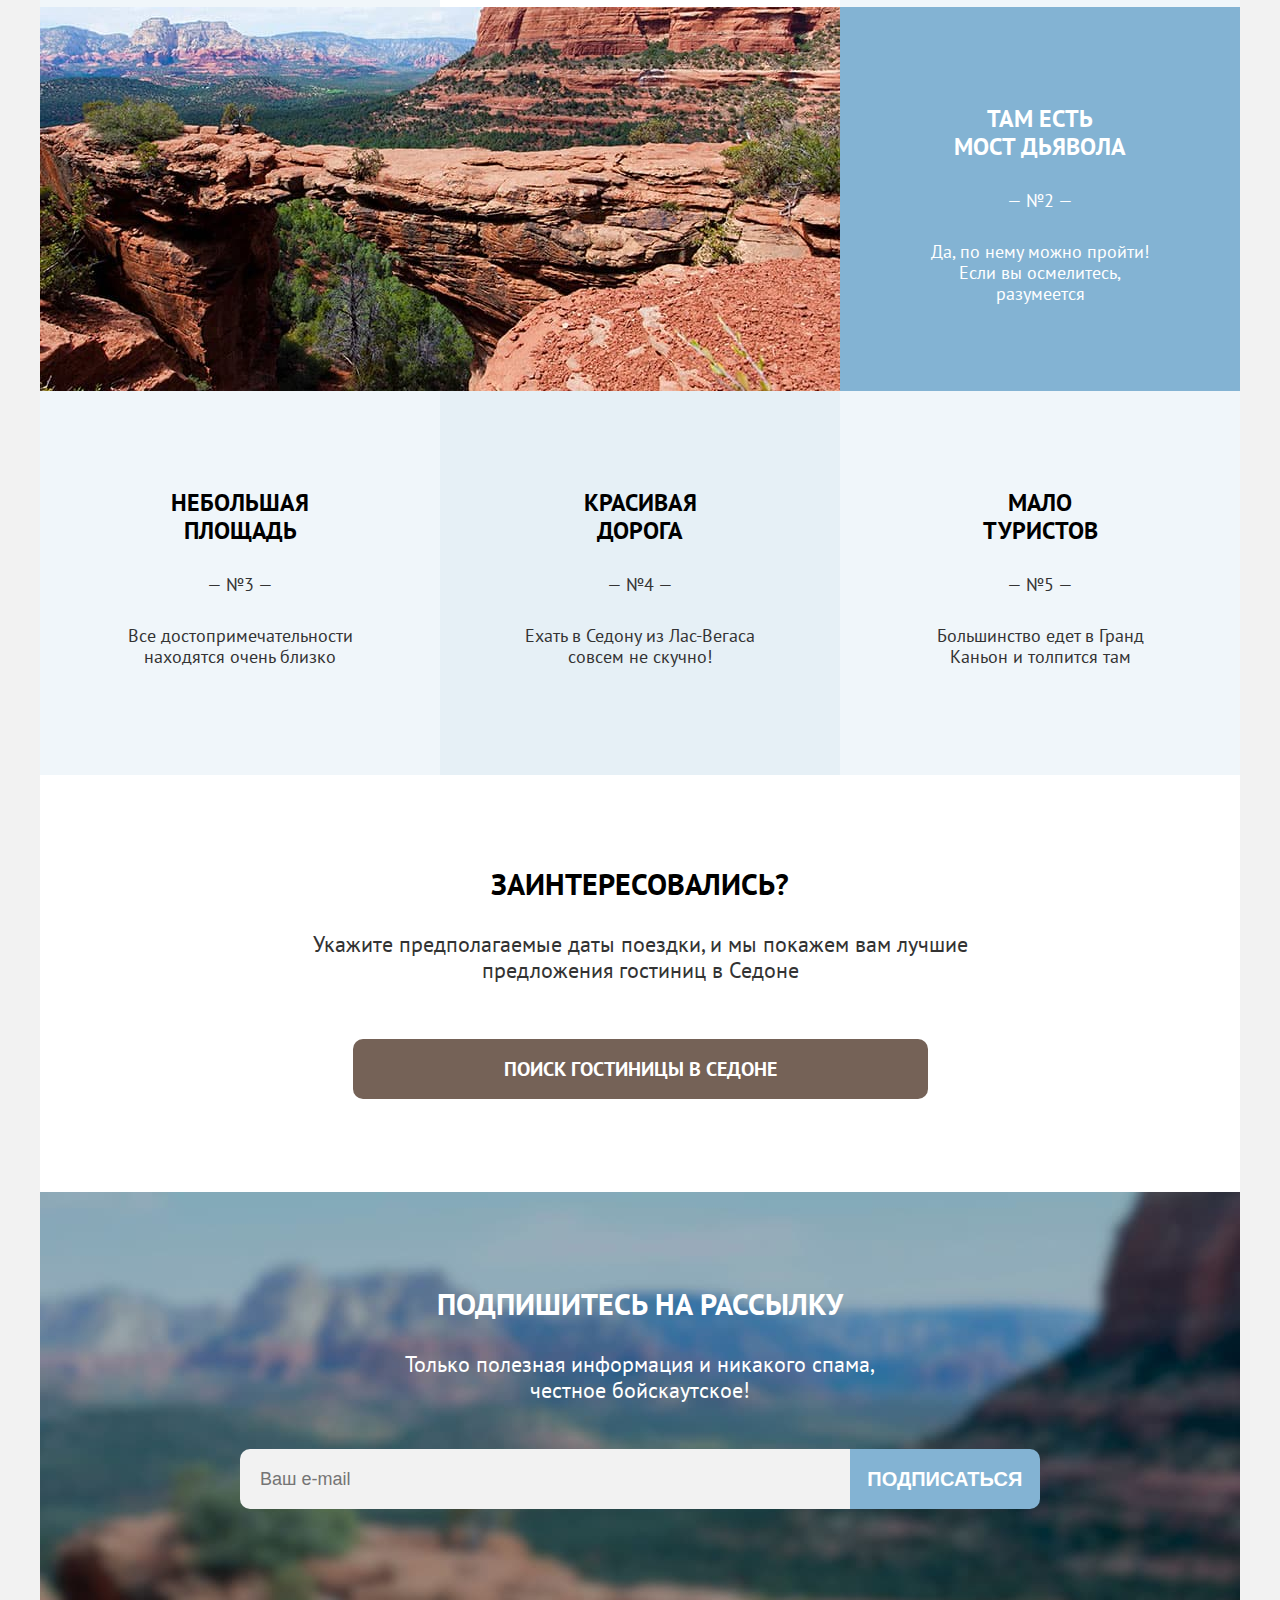
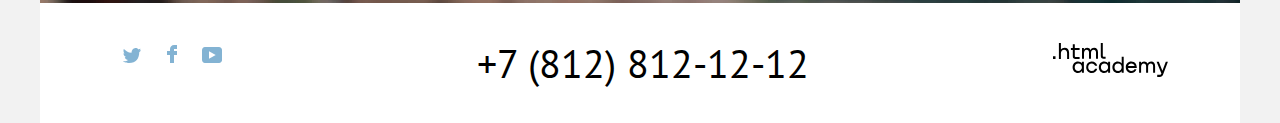
<file: 7/index.html>
<!DOCTYPE html>
<html lang="ru">
  <head>
    <meta charset="utf-8">
    <title>HTML Academy: Седона</title>
    <link rel="stylesheet" href="styles/styles.css">
    <base href="https://htmlacademy-htmlcss.github.io/2002115-sedona-33/7/">
</head>
  <body>
    <div class="page-container">
      <header class="page-header">
        <nav class="navigation">
          <a class="navigation-logo">
            <img class="page-header-logo" src="images/logo.svg" width="139" height="70" alt="Логотип города Седона">
          </a>
          <ul class="navigation-list">
            <li class="navigation-item">
              <a class="navigation-link navigation-link-current">Главная</a>
            </li>
            <li class="navigation-item">
              <a class="navigation-link" href="about.html">О Седоне</a>
            </li>
            <li class="navigation-item">
              <a class="navigation-link" href="catalog.html">Гостиницы</a>
            </li>
          </ul>
          <ul class="navigation-list navigation-user">
            <li class="navigation-item">
              <a class="navigation-link" href="#">
                <span class="visually-hidden">Поиск</span>
                <img src="images/search.svg" width="18" height="18" alt="Лупа">
              </a>
            </li>
            <li class="navigation-item">
              <a class="navigation-link" href="#">
                <span class="visually-hidden">Избранное</span>
                <img src="images/favorite.svg" width="18" height="18" alt="Сердце">
                <span class="counter">12</span>
              </a>
            </li>
            <li class="navigation-item user-item">
              <a class="button navigation-button" href="#">Хочу сюда!</a>
            </li>
          </ul>
        </nav>
      </header>
      <main class="main-container main-index">
        <h1 class="visually-hidden">Город Седона</h1>
        <section class="banner">
          <img src="images/welcome.svg" width="458" height="352" alt="Добро пожаловать в великолепную Седону. Потому что Гранд Каньон отстой!">
        </section>
        <section class="advantages">
          <div class="advantages-container">
            <header class="section-header">
              <h2 class="visually-hidden">Преимущества</h2>
              <p class="section-title">Седона — небольшой городок в Аризоне, заслуживающий большего!</p>
            </header>
            <p class="section-description">Рассмотрим 5 причин, по которым Седона круче, чем Гранд-Каньон!</p>
          </div>
          <ul class="advantages-list">
            <li>
              <div class="advantages-item advantages-first">
                <h3 class="advantages-title">Настоящий<br>городок</h3>
                <p class="advantages-description">— №1 —</p>
                <p class="advantages-description">Седона — не аттракцион для туристов, там течёт своя жизнь</p>
              </div>
              <div class="advantages-first-picture"></div>
              <ul class="recomendations-list">
                <li class="advantages-item recomendations-accomodation">
                  <h4 class="advantages-title">Жильё</h4>
                  <p class="advantages-description">Рекомендуем пожить<br>в настоящем мотеле,<br>всё как в кино!</p>
                </li>
                <li class="advantages-item recomendations-food">
                  <h4 class="advantages-title">Еда</h4>
                  <p class="advantages-description">Всегда заказывайте<br>топовый фирменный бургер,<br>вы не разочаруетесь!</p>
                </li>
                <li class="advantages-item recomendations-souvenirs">
                  <h4 class="advantages-title">Сувениры</h4>
                  <p class="advantages-description">Не только китайского,<br>но и настоящего местного<br>производства!</p>
                </li>
              </ul>
            </li>
            <li>
              <div class="advantages-second-picture"></div>
              <div class="advantages-item advantages-second">
                <h3 class="advantages-title">Там есть<br>мост дьявола</h3>
                <p class="advantages-description">— №2 —</p>
                <p class="advantages-description">Да, по нему можно пройти! Если вы осмелитесь, разумеется</p>
              </div>
            </li>
            <li class="advantages-item advantages-light">
              <h3 class="advantages-title">Небольшая площадь</h3>
              <p class="advantages-description">— №3 —</p>
              <p class="advantages-description">Все достопримечательности находятся очень близко</p>
            </li>
            <li class="advantages-item advantages-dark">
              <h3 class="advantages-title">Красивая<br>дорога</h3>
              <p class="advantages-description">— №4 —</p>
              <p class="advantages-description">Ехать в Седону из Лас-Вегаса совсем не скучно!</p>
            </li>
            <li class="advantages-item advantages-light">
              <h3 class="advantages-title">Мало<br>туристов</h3>
              <p class="advantages-description">— №5 —</p>
              <p class="advantages-description">Большинство едет в Гранд Каньон и толпится там</p>
            </li>
          </ul>
        </section>
        <section class="hotel-search">
          <header class="section-header">
            <h2 class="visually-hidden">Поиск гостиницы</h2>
            <p class="section-title">Заинтересовались?</p>
          </header>
          <p class="section-description">Укажите предполагаемые даты поездки, и мы покажем вам лучшие предложения гостиниц в Седоне</p>
          <a class="button search-button" href="catalog.html">Поиск гостиницы в Седоне</a>
        </section>
      </main>
      <footer class="page-footer">
        <section class="subscribtion subscribtion-index">
          <h2 class="visually-hidden">Рассылка</h2>
          <p class="section-title">Подпишитесь на рассылку</p>
          <p class="section-description">Только полезная информация и никакого спама,<br>честное бойскаутское!</p>
          <form class="subscribtion-form" action="https://echo.htmlacademy.ru/" method="post">
            <p class="subscribtion-form-email">
              <label for="subscribtion" class="visually-hidden">E-mail</label>
              <input type="email" id= "subscribtion" name="subscribtion" placeholder="Ваш e-mail">
              <button class="button subscribtion-button" type="submit">Подписаться</button>
            </p>
          </form>
        </section>
        <section class="contacts">
          <h2 class="visually-hidden">Контакты</h2>
          <ul class="footer-social-list">
            <li class="footer-social-item">
              <a class="button social-button" href="https://twitter.com/htmlacademy_ru">
                <span class="visually-hidden">Twitter</span>
                <img src="images/twitter-icon.svg" width="18" height="15" alt="Логотип Twitter">
              </a>
            </li>
            <li class="footer-social-item">
              <a class="button social-button" href="https://www.facebook.com/htmlacademy">
                <span class="visually-hidden">Facebook</span>
                <img src="images/facebook-icon.svg" width="10" height="18" alt="Логотип Facebook">
              </a>
            </li>
            <li class="footer-social-item">
              <a class="button social-button" href="https://www.youtube.com/c/HTMLAcademyRUS">
                <span class="visually-hidden">Youtube</span>
                <img src="images/youtube-icon.svg" width="20" height="16" alt="Логотип Yotube">
              </a>
            </li>
          </ul>
          <a class="contacts-phone" href="tel:+78128121212">+7 (812) 812-12-12</a>
          <a href="https://htmlacademy.ru/">
            <img class="logo" src="images/html-academy-logo.svg" width="115" height="34" alt="Логотип .html academy">
          </a>
        </section>
      </footer>
    </div>
  </body>
</html>
</file>
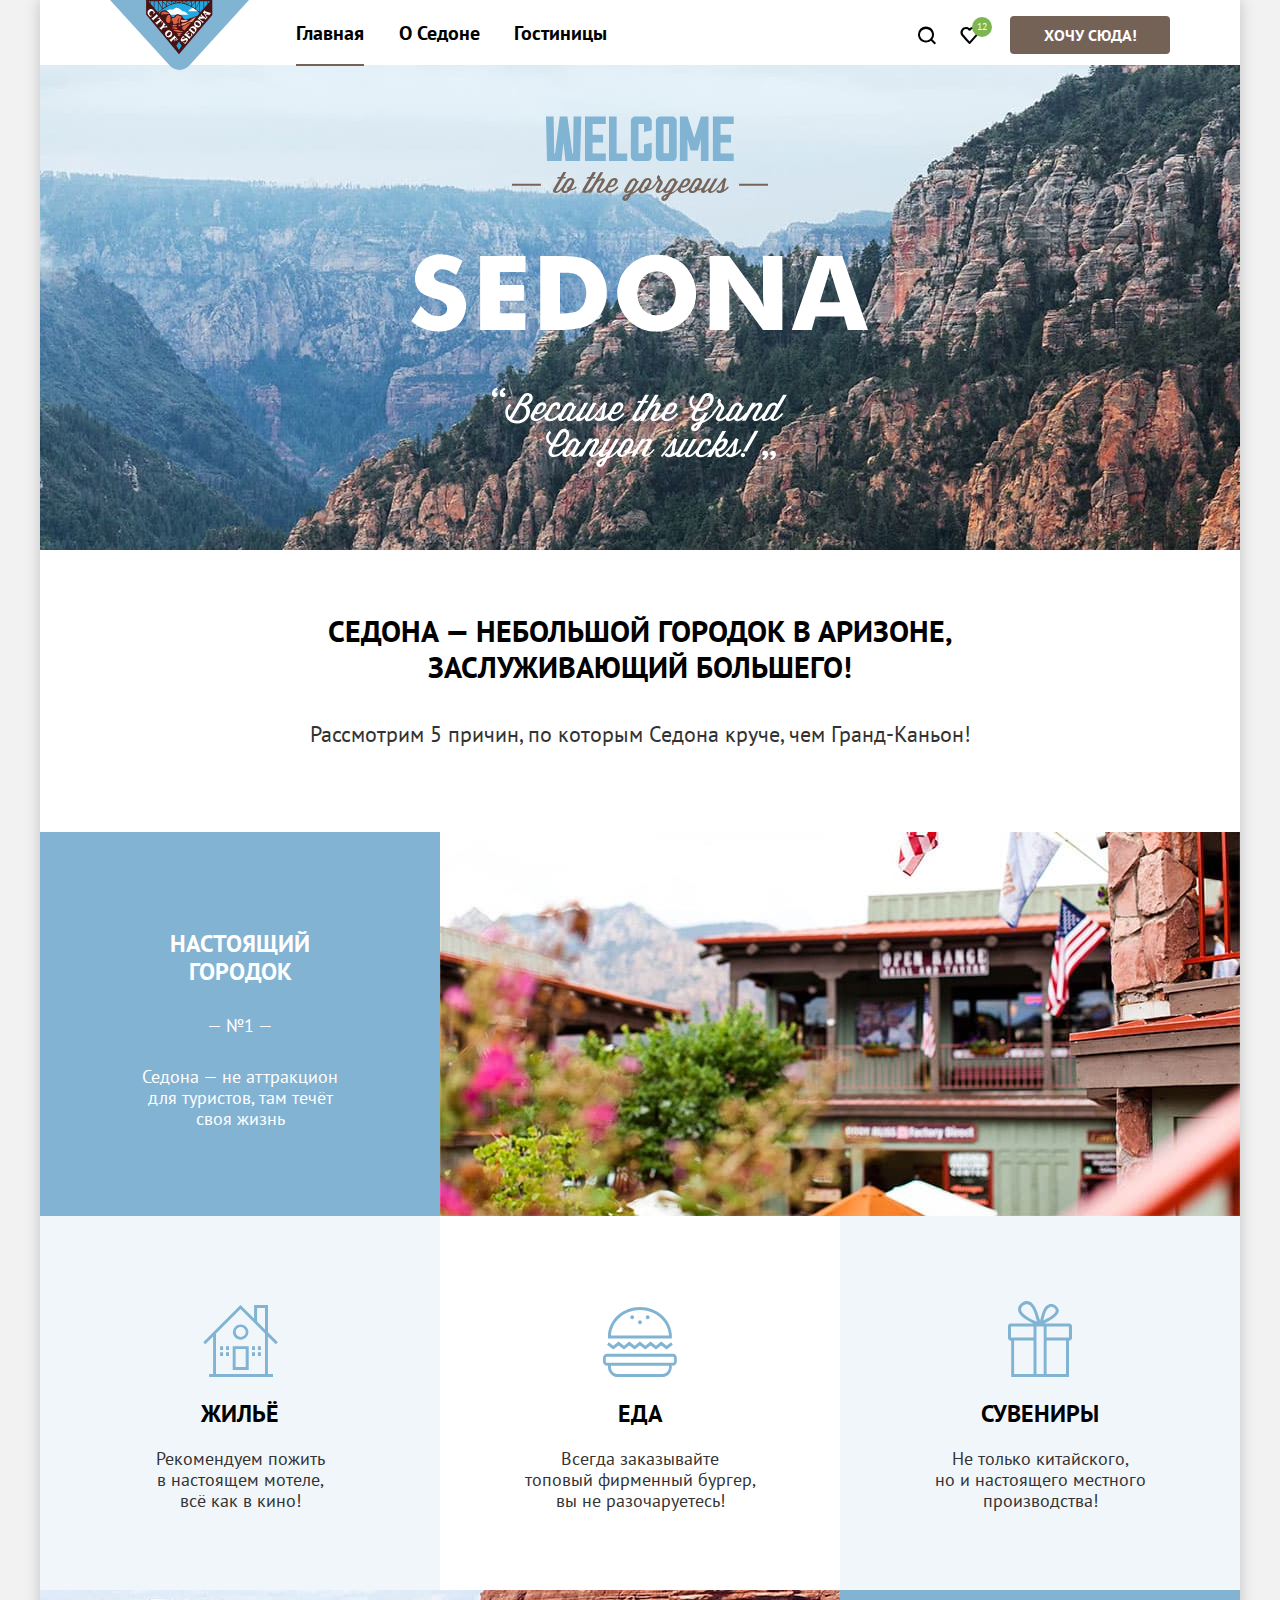
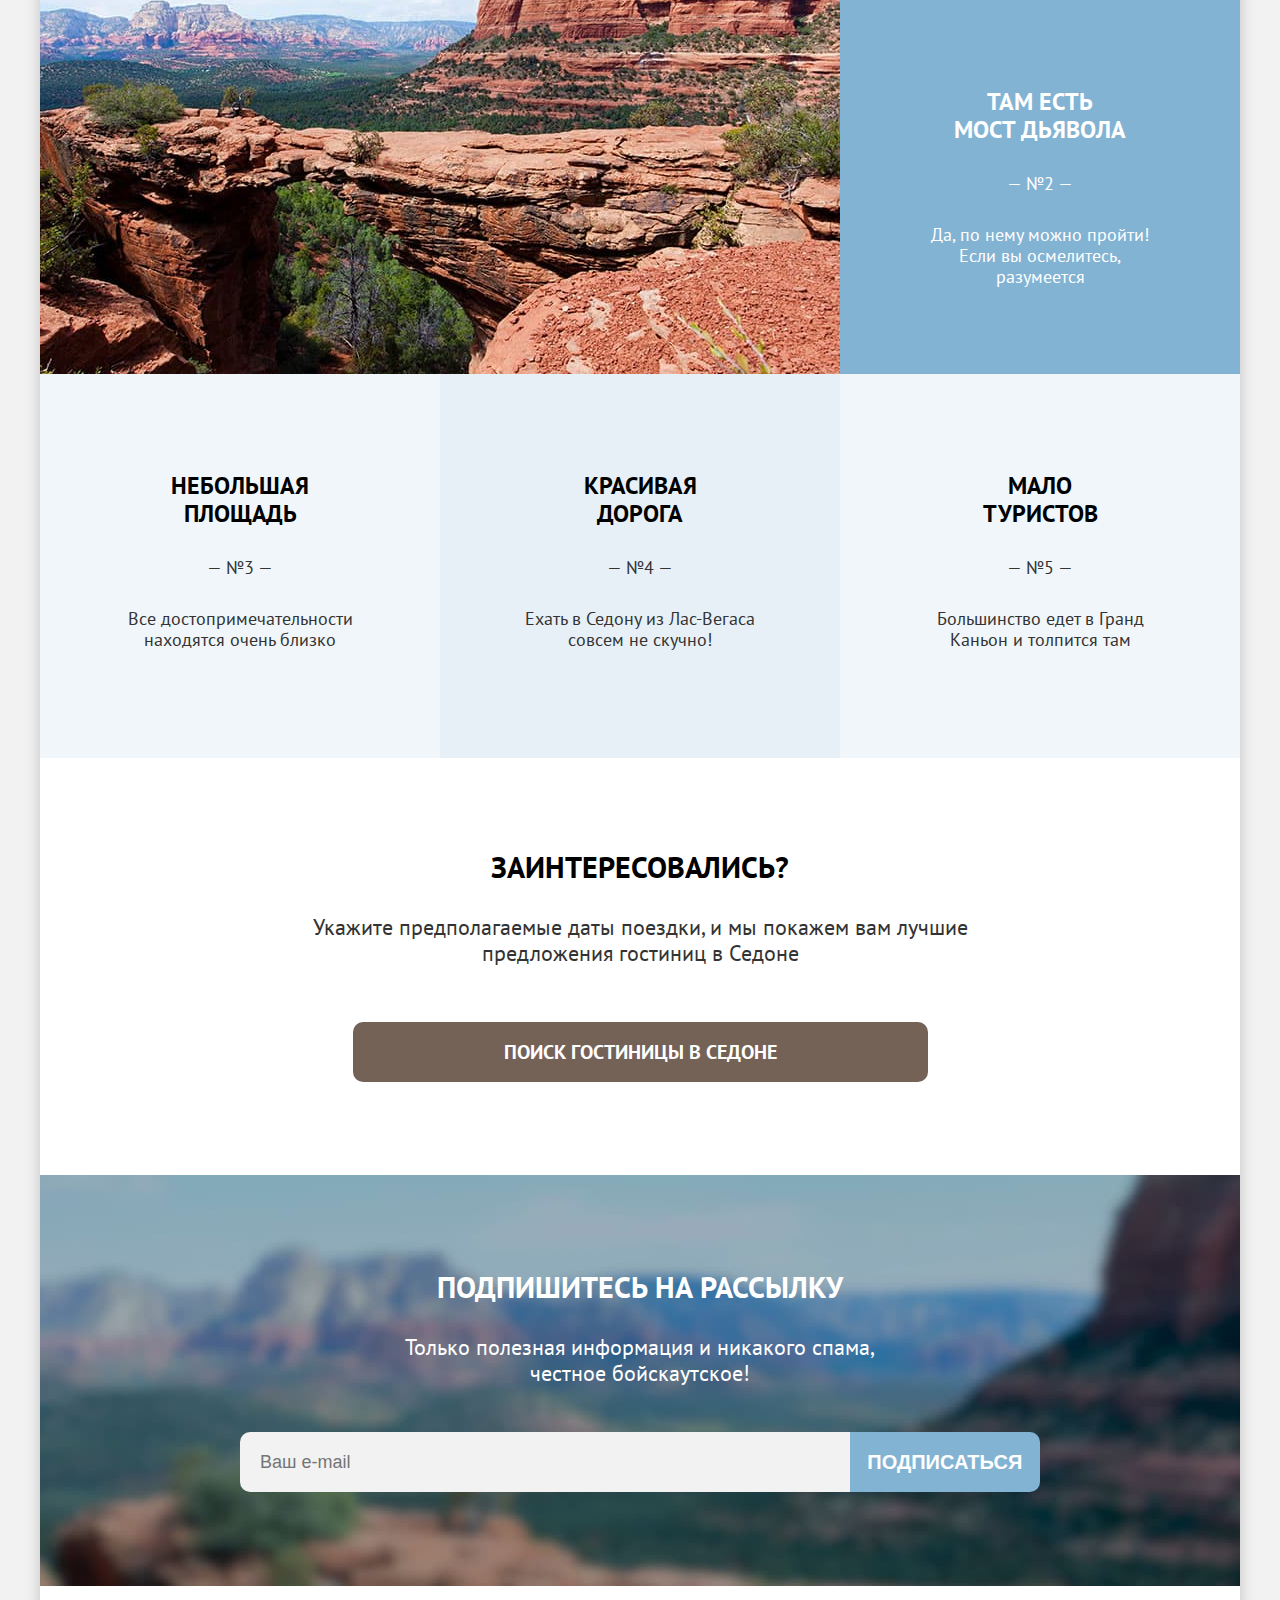
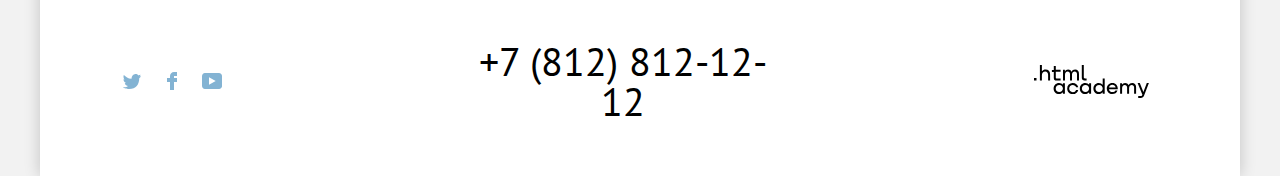
<file: 8/index.html>
<!DOCTYPE html>
<html lang="ru">
  <head>
    <meta charset="utf-8">
    <title>HTML Academy: Седона</title>
    <link rel="stylesheet" href="styles/styles.css">
    <base href="https://htmlacademy-htmlcss.github.io/2002115-sedona-33/8/">
</head>
  <body>
    <div class="page-container">
      <header class="page-header">
        <nav class="navigation">
          <a class="navigation-logo">
            <img class="page-header-logo" src="images/logo.svg" width="139" height="70" alt="Логотип города Седона">
          </a>
          <ul class="navigation-list">
            <li class="navigation-item">
              <a class="navigation-link navigation-link-current">Главная</a>
            </li>
            <li class="navigation-item">
              <a class="navigation-link" href="about.html">О Седоне</a>
            </li>
            <li class="navigation-item">
              <a class="navigation-link" href="catalog.html">Гостиницы</a>
            </li>
          </ul>
          <ul class="navigation-list navigation-user">
            <li class="navigation-item">
              <a class="navigation-link" href="#">
                <svg class="navigation-icon" aria-hidden="true" focusable="false" width="20" height="19" fill="none" xmlns="http://www.w3.org/2000/svg">
                  <path d="m19.03 17.05-3.71-3.7c1-1.3 1.7-3 1.7-4.9 0-4.4-3.61-8-8.02-8a8.12 8.12 0 0 0-8.03 8.1c0 4.4 3.61 8 8.03 8 1.8 0 3.5-.6 4.91-1.7l3.71 3.7 1.4-1.5ZM9 14.55c-3.31 0-6.02-2.7-6.02-6a6.03 6.03 0 0 1 12.03 0c0 3.3-2.7 6-6.01 6Z"/>
                </svg>
                <span class="visually-hidden">Поиск</span>
              </a>
            </li>
            <li class="navigation-item">
              <a class="navigation-link" href="#">
                <svg class="navigation-icon" aria-hidden="true" focusable="false" width="19" height="17" fill="none" xmlns="http://www.w3.org/2000/svg">
                  <path d="M9.44 17c-.3 0-.6-.1-.8-.4-5.41-6.1-6.72-7.5-7.02-7.9A5.4 5.4 0 0 1 6.03 0c1.3 0 2.51.5 3.51 1.3a5.47 5.47 0 0 1 9.03 4.1c0 1.3-.5 2.5-1.3 3.4l-7.02 7.9c-.2.2-.4.3-.8.3ZM3.43 7.5c.3.4 3.5 4 6.11 6.9l6.22-7c.5-.5.7-1.2.7-2 0-1.8-1.5-3.3-3.3-3.3-1 0-2.01.5-2.71 1.3-.3.3-.6.4-.9.4-.3 0-.6-.2-.8-.4a3.7 3.7 0 0 0-2.72-1.3c-1.8 0-3.3 1.5-3.3 3.3-.1.9.3 1.6.7 2.1-.1 0-.1 0 0 0Z"/>
                </svg>
                <span class="visually-hidden">Избранное</span>
                <span class="counter">12</span>
              </a>
            </li>
            <li class="navigation-item user-item">
              <a class="button navigation-button" href="#">Хочу сюда!</a>
            </li>
          </ul>
        </nav>
      </header>
      <main class="main-container main-index">
        <h1 class="visually-hidden">Город Седона</h1>
        <section class="banner">
          <img class="banner-content" src="images/welcome.svg" width="458" height="352" alt="Добро пожаловать в великолепную Седону. Потому что Гранд Каньон отстой!">
        </section>
        <section class="advantages">
          <div class="advantages-container">
            <header class="section-header">
              <h2 class="visually-hidden">Преимущества</h2>
              <p class="section-title">Седона — небольшой городок в Аризоне, заслуживающий большего!</p>
            </header>
            <p class="section-description">Рассмотрим 5 причин, по которым Седона круче, чем Гранд-Каньон!</p>
          </div>
          <ul class="advantages-list">
            <li>
              <div class="advantages-item advantages-first">
                <h3 class="advantages-title">Настоящий<br>городок</h3>
                <p class="advantages-description">— №1 —</p>
                <p class="advantages-description">Седона — не аттракцион для туристов, там течёт своя жизнь</p>
              </div>
              <div class="advantages-first-picture"></div>
              <ul class="recomendations-list">
                <li class="advantages-item recomendations-accomodation">
                  <h4 class="advantages-title">Жильё</h4>
                  <p class="advantages-description">Рекомендуем пожить<br>в настоящем мотеле,<br>всё как в кино!</p>
                </li>
                <li class="advantages-item recomendations-food">
                  <h4 class="advantages-title">Еда</h4>
                  <p class="advantages-description">Всегда заказывайте<br>топовый фирменный бургер,<br>вы не разочаруетесь!</p>
                </li>
                <li class="advantages-item recomendations-souvenirs">
                  <h4 class="advantages-title">Сувениры</h4>
                  <p class="advantages-description">Не только китайского,<br>но и настоящего местного<br>производства!</p>
                </li>
              </ul>
            </li>
            <li>
              <div class="advantages-second-picture"></div>
              <div class="advantages-item advantages-second">
                <h3 class="advantages-title">Там есть<br>мост дьявола</h3>
                <p class="advantages-description">— №2 —</p>
                <p class="advantages-description">Да, по нему можно пройти! Если вы осмелитесь, разумеется</p>
              </div>
            </li>
            <li class="advantages-item advantages-light">
              <h3 class="advantages-title">Небольшая площадь</h3>
              <p class="advantages-description">— №3 —</p>
              <p class="advantages-description">Все достопримечательности находятся очень близко</p>
            </li>
            <li class="advantages-item advantages-dark">
              <h3 class="advantages-title">Красивая<br>дорога</h3>
              <p class="advantages-description">— №4 —</p>
              <p class="advantages-description">Ехать в Седону из Лас-Вегаса совсем не скучно!</p>
            </li>
            <li class="advantages-item advantages-light">
              <h3 class="advantages-title">Мало<br>туристов</h3>
              <p class="advantages-description">— №5 —</p>
              <p class="advantages-description">Большинство едет в Гранд Каньон и толпится там</p>
            </li>
          </ul>
        </section>
        <section class="hotel-search">
          <header class="section-header">
            <h2 class="visually-hidden">Поиск гостиницы</h2>
            <p class="section-title">Заинтересовались?</p>
          </header>
          <p class="section-description">Укажите предполагаемые даты поездки, и мы покажем вам лучшие предложения гостиниц в Седоне</p>
          <a class="button search-button" href="catalog.html">Поиск гостиницы в Седоне</a>
        </section>
      </main>
      <footer class="page-footer">
        <section class="subscribtion subscribtion-index">
          <h2 class="visually-hidden">Рассылка</h2>
          <p class="section-title">Подпишитесь на рассылку</p>
          <p class="section-description">Только полезная информация и никакого спама,<br>честное бойскаутское!</p>
          <form class="subscribtion-form" action="https://echo.htmlacademy.ru/" method="post">
            <p class="subscribtion-form-email">
              <label for="subscribtion" class="visually-hidden">E-mail</label>
              <input type="email" id= "subscribtion" name="subscribtion" placeholder="Ваш e-mail">
              <button class="button subscribtion-button" type="submit">Подписаться</button>
            </p>
          </form>
        </section>
        <section class="contacts">
          <h2 class="visually-hidden">Контакты</h2>
          <ul class="footer-social-list">
            <li class="footer-social-item">
              <a class="button social-button" href="https://twitter.com/htmlacademy_ru">
                <span class="visually-hidden">Twitter</span>
                <svg class="social-logo" aria-hidden="true" focusable="false" width="18" height="15" fill="none" xmlns="http://www.w3.org/2000/svg">
                  <path d="M11.6.2c1.8-.5 3.2.3 3.8 1.2.7-.2 1.4-.5 2.1-.7 0 .9-.6 1.5-.9 1.8.7.1 1.4-.6 1.4-.6-.2 1-1.1 1.8-1.7 2C16.1 10.7 13 15.1 5.7 15h-.5c-.4 0-4.4-.5-5.2-1.9 2.4.2 4.1-.4 5-1.2-1-.3-2.9-.4-3.2-2.9.4.1.6.2 1.3.1C1.8 8.3.4 7.5.5 5.3c.3.3 1.1.5 1.4.5C1.1 5.6-.2 2.5.9.9c1.9 1.9 4 3.6 7.6 3.8C8.7 2.3 9.7.8 11.6.2Z"/>
                </svg>
              </a>
            </li>
            <li class="footer-social-item">
              <a class="button social-button" href="https://www.facebook.com/htmlacademy">
                <span class="visually-hidden">Facebook</span>
                <svg class="social-logo" aria-hidden="true" focusable="false" width="10" height="18" fill="none" xmlns="http://www.w3.org/2000/svg">
                  <path d="M7 0C4.8 0 3 1.8 3 4v2H0v4h3v8h4v-8h3V6H7V4h3V0H7Z"/>
                </svg>
              </a>
            </li>
            <li class="footer-social-item">
              <a class="button social-button" href="https://www.youtube.com/c/HTMLAcademyRUS">
                <span class="visually-hidden">Youtube</span>
                <svg class="social-logo" aria-hidden="true" focusable="false" width="20" height="16" fill="none" xmlns="http://www.w3.org/2000/svg">
                  <path d="M17 0H2.9C1.2 0 0 1.5 0 3.2v9.5C0 14.5 1.2 16 2.9 16h14.3c1.5 0 2.9-1.5 2.9-3.2V3.2C19.9 1.5 18.7 0 17 0ZM7 11.8V4.2L13.7 8 7 11.8Z"/>
                </svg>
              </a>
            </li>
          </ul>
          <a class="contacts-phone" href="tel:+78128121212">+7 (812) 812-12-12</a>
          <a class="partner" href="https://htmlacademy.ru/">
            <svg class="academy-logo" aria-hidden="true" focusable="false" width="115" height="33" fill="none" xmlns="http://www.w3.org/2000/svg">
              <path d="M0 12.9v2.6h2.5v-2.6H0ZM11.6 4.5c-1.6 0-2.8.7-3.6 1.7h-.1V0h-2v15.5h2v-5.3c0-2.1 1.3-3.6 3.3-3.6 1.8 0 2.9 1.4 2.9 3.2v5.7h2V9.4c.1-3-1.8-4.9-4.5-4.9ZM26.6 4.8h-4.8V1.1h-2v3.8h-1.9v2h1.9v6c0 1.7 1 2.7 2.7 2.7h4.1v-2h-3.7c-.7 0-1.1-.4-1.1-1.1V6.8h4.8v-2ZM41.1 4.6c-1.6 0-2.9.8-3.5 2.1h-.1c-.6-1.2-1.8-2.1-3.4-2.1-1.4 0-2.5.8-3.1 1.8h-.1V4.8H29v10.6h2V10c0-2 1-3.5 2.6-3.5 1.5 0 2.4 1 2.4 2.6v6.3h2V9.8c0-2.4 1.4-3.3 2.6-3.3 1.5 0 2.4 1 2.4 2.6v6.3h2V8.9c.1-2.5-1.4-4.3-3.9-4.3ZM47.8 12.7c0 1.7 1 2.7 2.8 2.7h2v-2h-1.7c-.7 0-1.1-.4-1.1-1.1V0h-2v12.7ZM28.9 19.7c-.9-1.1-2.2-1.8-3.9-1.8-3.1 0-5.4 2.3-5.4 5.6s2.3 5.6 5.4 5.6c1.8 0 3-.8 3.8-1.9h.1v1.6h2V18.2h-2v1.5Zm-3.6 7.4c-2.2 0-3.6-1.6-3.6-3.6s1.4-3.6 3.6-3.6 3.6 1.6 3.6 3.6c0 1.9-1.4 3.6-3.6 3.6ZM44.2 22c-.5-2.4-2.6-4.1-5.4-4.1a5.4 5.4 0 0 0-5.6 5.6c0 3.1 2.2 5.6 5.6 5.6 2.8 0 4.9-1.8 5.4-4.2h-2.1a3.4 3.4 0 0 1-3.3 2.3c-2.2 0-3.6-1.6-3.6-3.6s1.4-3.6 3.6-3.6c1.6 0 2.8 1 3.3 2.2h2.1V22ZM55.1 19.7c-.9-1.1-2.2-1.8-3.9-1.8-3.1 0-5.4 2.3-5.4 5.6s2.3 5.6 5.4 5.6c1.8 0 3-.8 3.8-1.9h.1v1.6h2V18.2h-2v1.5Zm-3.6 7.4c-2.2 0-3.6-1.6-3.6-3.6s1.4-3.6 3.6-3.6 3.6 1.6 3.6 3.6c0 1.9-1.5 3.6-3.6 3.6ZM68.7 19.8c-.9-1.1-2.2-1.9-3.9-1.9-3.1 0-5.4 2.3-5.4 5.6s2.2 5.6 5.4 5.6c1.7 0 3-.8 3.8-1.8h.1v1.5h2V13.4h-2v6.4Zm-3.6 7.3c-2.2 0-3.6-1.6-3.6-3.6s1.4-3.6 3.6-3.6 3.6 1.6 3.6 3.6c-.1 2-1.5 3.6-3.6 3.6ZM78.3 17.9c-3.3 0-5.5 2.5-5.5 5.6 0 3 2.1 5.6 5.5 5.6 2.5 0 4.5-1.3 5.2-3.6h-2.1c-.5 1-1.6 1.6-3 1.6-1.9 0-3.3-1.3-3.4-2.9h8.8c.2-3.6-2-6.3-5.5-6.3Zm0 1.9c1.7 0 3 1 3.3 2.6h-6.5c.3-1.5 1.5-2.6 3.2-2.6ZM98.2 17.9c-1.6 0-2.9.8-3.6 2h-.1c-.6-1.2-1.8-2-3.4-2-1.4 0-2.5.7-3.1 1.8v-1.5h-1.9v10.6h2v-5.4c0-2 1-3.4 2.6-3.5 1.5 0 2.4 1 2.4 2.6v6.3h2v-5.6c0-2.4 1.4-3.3 2.6-3.3 1.5 0 2.4 1 2.4 2.6v6.3h2v-6.5c.1-2.6-1.4-4.4-3.9-4.4ZM109.4 27l-3.6-8.9h-2.2l4.8 11.6c-.3.9-.7 1.2-1.7 1.2h-2.5v2h2.5c1.8 0 2.8-.8 3.5-2.6l4.7-12.2h-2.1l-3.4 8.9Z"/>
            </svg>
          </a>
        </section>
      </footer>
    </div>
  </body>
</html>
</file>
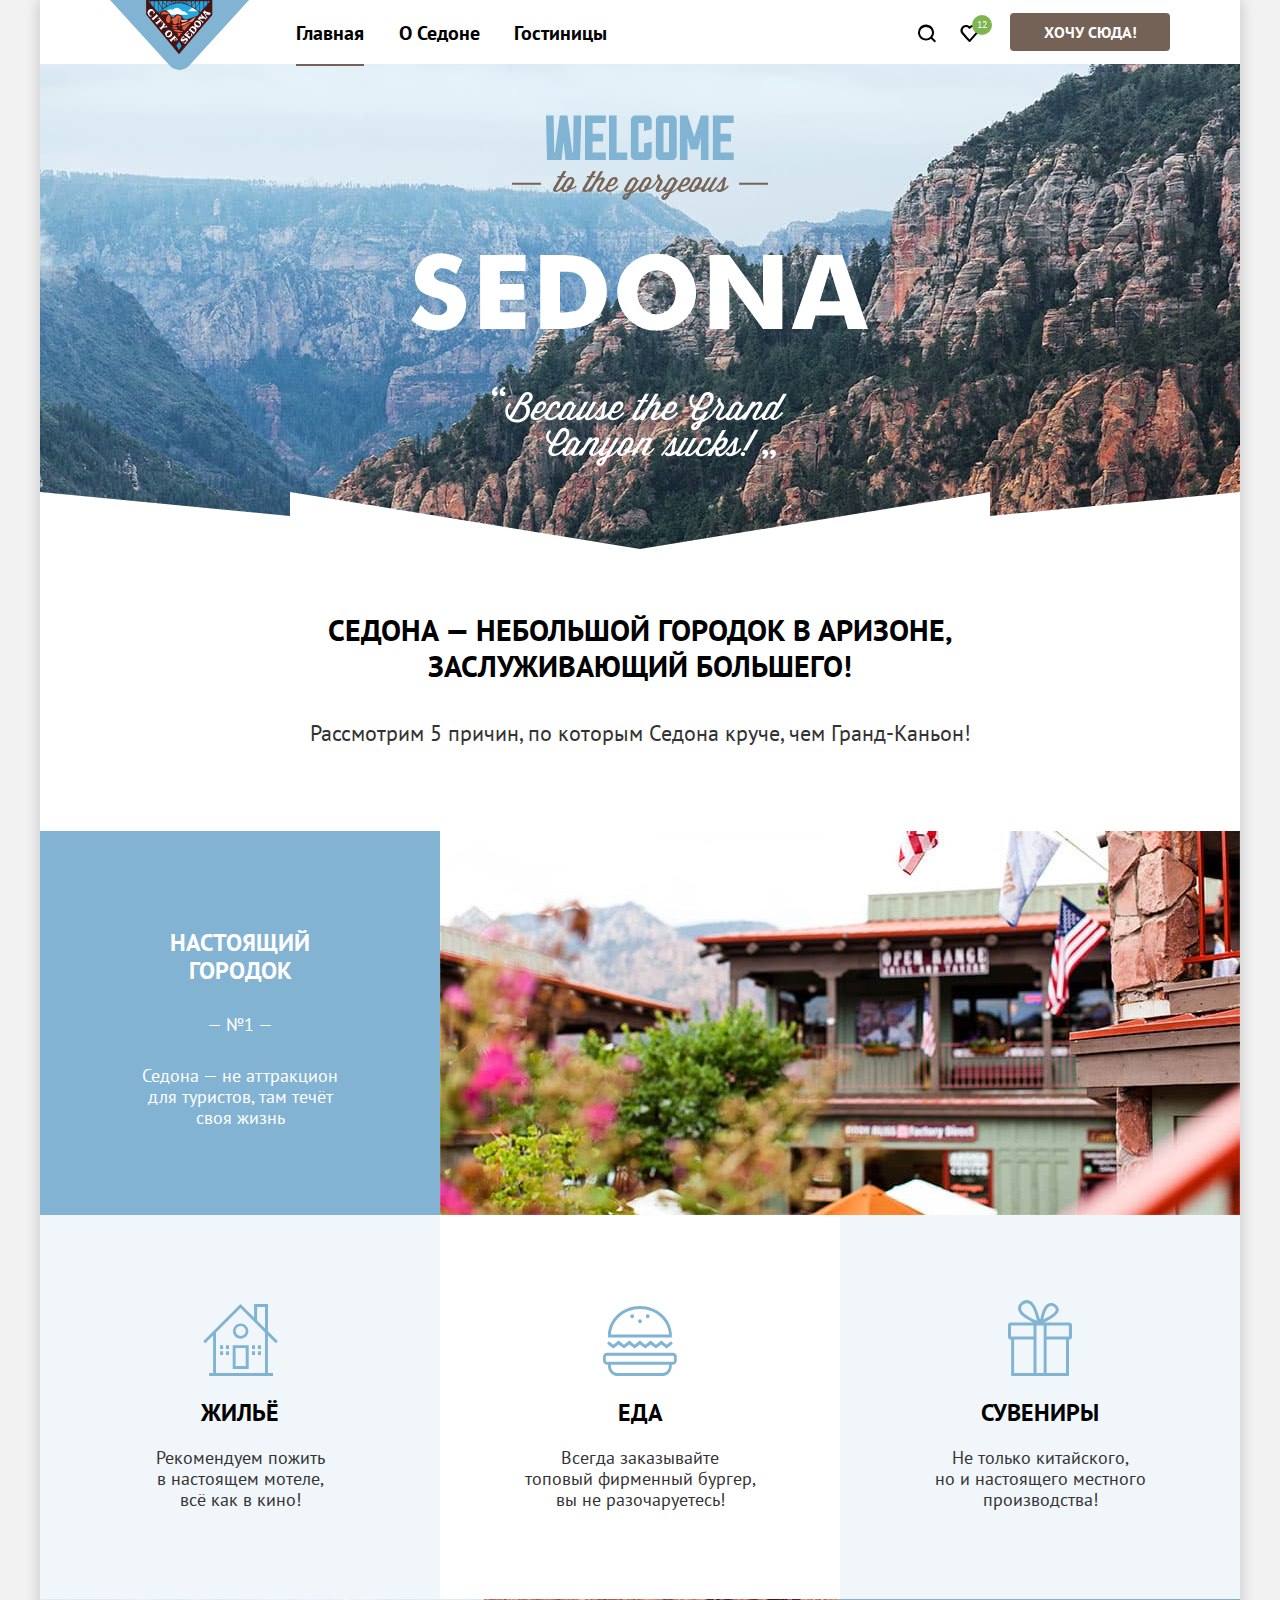
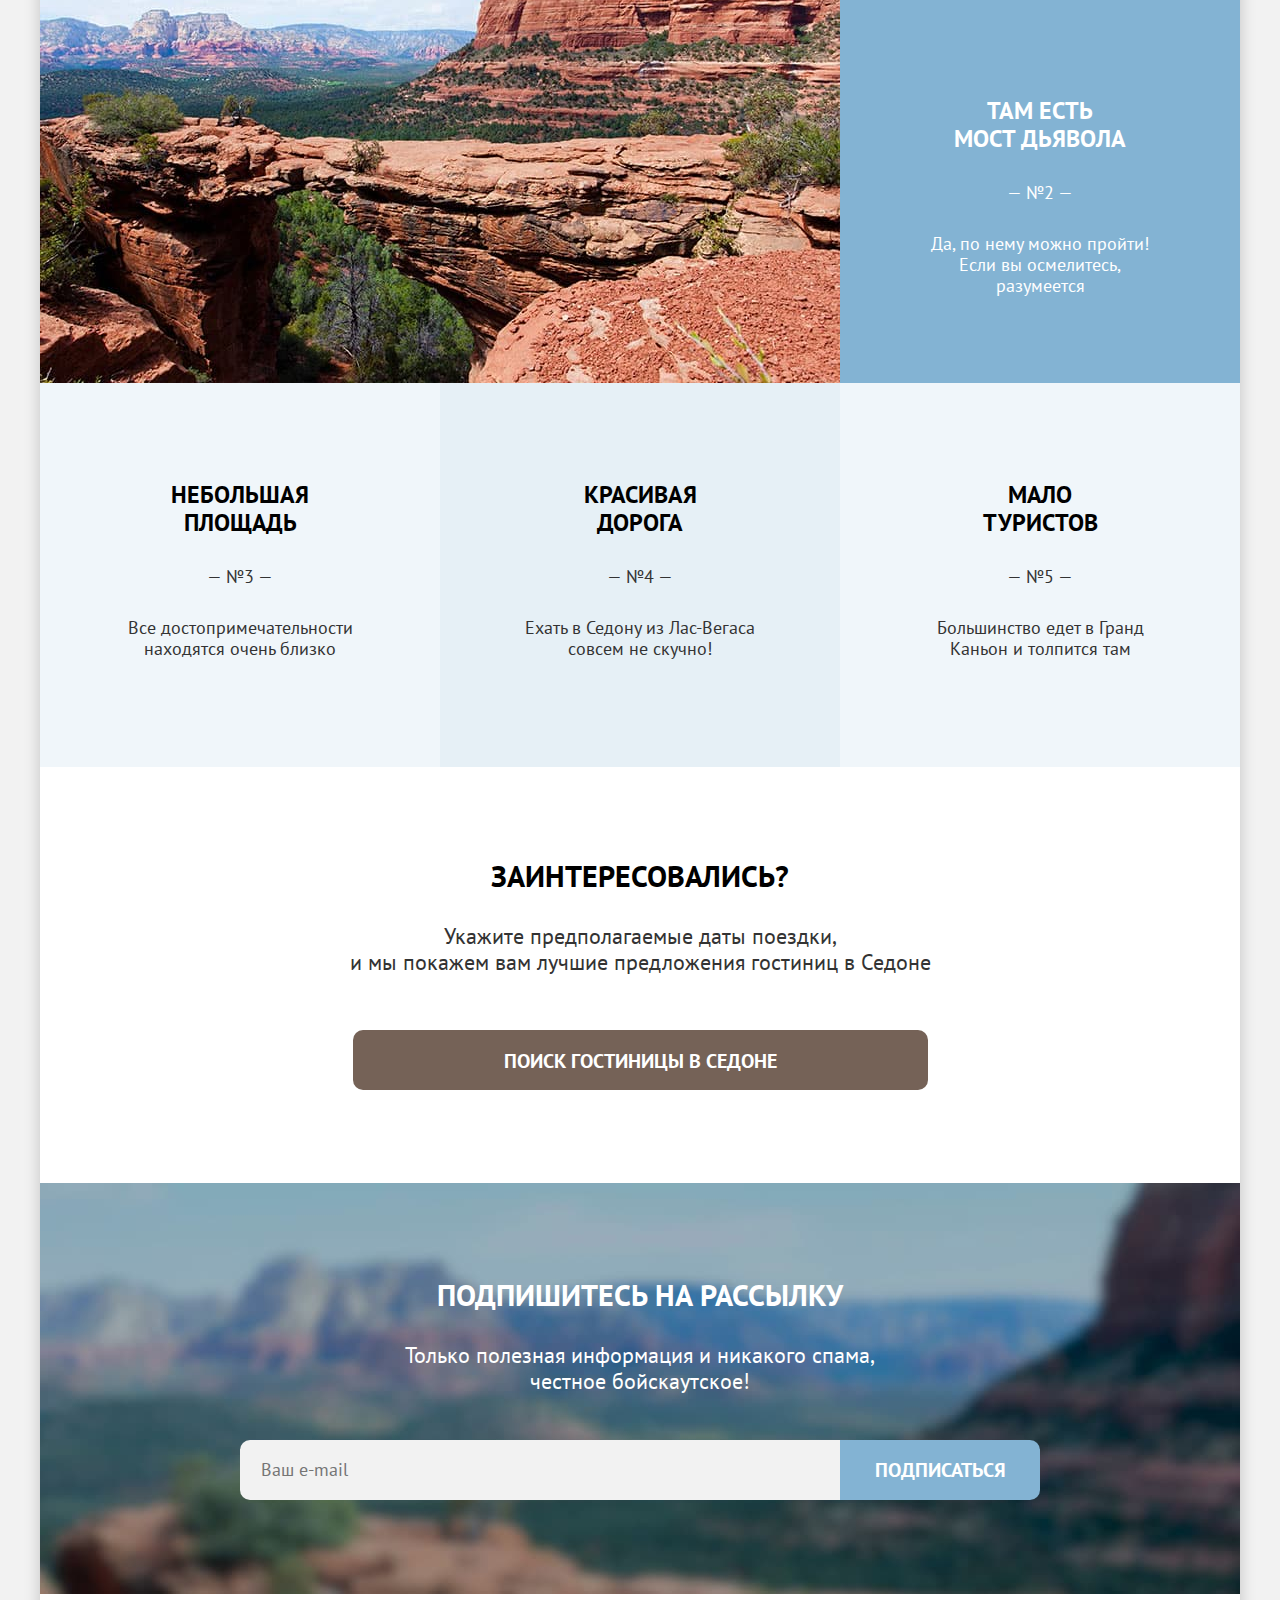
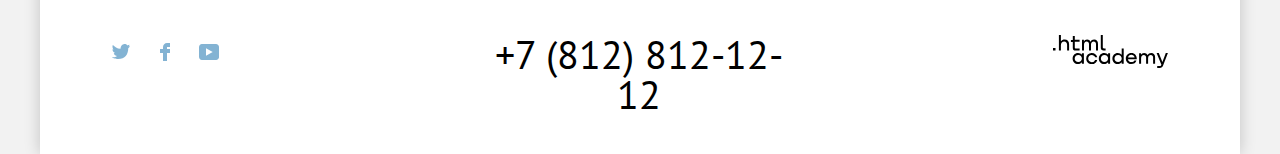
<file: 9/index.html>
<!DOCTYPE html>
<html lang="ru">
  <head>
    <meta charset="utf-8">
    <title>HTML Academy: Седона</title>
    <link rel="stylesheet" href="styles/styles.css">
    <link rel="icon" href="favicon.ico">
    <base href="https://htmlacademy-htmlcss.github.io/2002115-sedona-33/9/">
</head>
  <body>
    <div class="page-container">
      <header class="page-header">
        <nav class="navigation">
          <a class="navigation-logo">
            <img class="page-header-logo" src="images/logo.svg" width="139" height="70" alt="Логотип города Седона">
          </a>
          <ul class="navigation-list">
            <li class="navigation-item">
              <a class="navigation-link navigation-link-current">Главная</a>
            </li>
            <li class="navigation-item">
              <a class="navigation-link" href="about.html">О Седоне</a>
            </li>
            <li class="navigation-item">
              <a class="navigation-link" href="catalog.html">Гостиницы</a>
            </li>
          </ul>
          <ul class="navigation-list navigation-user">
            <li class="navigation-item">
              <a class="navigation-link" href="#">
                <svg class="navigation-icon" aria-hidden="true" focusable="false" width="20" height="19" fill="none" xmlns="http://www.w3.org/2000/svg">
                  <path d="m19.03 17.05-3.71-3.7c1-1.3 1.7-3 1.7-4.9 0-4.4-3.61-8-8.02-8a8.12 8.12 0 0 0-8.03 8.1c0 4.4 3.61 8 8.03 8 1.8 0 3.5-.6 4.91-1.7l3.71 3.7 1.4-1.5ZM9 14.55c-3.31 0-6.02-2.7-6.02-6a6.03 6.03 0 0 1 12.03 0c0 3.3-2.7 6-6.01 6Z"/>
                </svg>
                <span class="visually-hidden">Поиск</span>
              </a>
            </li>
            <li class="navigation-item">
              <a class="navigation-link" href="#">
                <svg class="navigation-icon" aria-hidden="true" focusable="false" width="19" height="17" fill="none" xmlns="http://www.w3.org/2000/svg">
                  <path d="M9.44 17c-.3 0-.6-.1-.8-.4-5.41-6.1-6.72-7.5-7.02-7.9A5.4 5.4 0 0 1 6.03 0c1.3 0 2.51.5 3.51 1.3a5.47 5.47 0 0 1 9.03 4.1c0 1.3-.5 2.5-1.3 3.4l-7.02 7.9c-.2.2-.4.3-.8.3ZM3.43 7.5c.3.4 3.5 4 6.11 6.9l6.22-7c.5-.5.7-1.2.7-2 0-1.8-1.5-3.3-3.3-3.3-1 0-2.01.5-2.71 1.3-.3.3-.6.4-.9.4-.3 0-.6-.2-.8-.4a3.7 3.7 0 0 0-2.72-1.3c-1.8 0-3.3 1.5-3.3 3.3-.1.9.3 1.6.7 2.1-.1 0-.1 0 0 0Z"/>
                </svg>
                <span class="visually-hidden">Избранное</span>
                <span class="counter">12</span>
              </a>
            </li>
            <li class="navigation-item user-item">
              <a class="button navigation-button" href="#">Хочу сюда!</a>
            </li>
          </ul>
        </nav>
      </header>
      <main class="main-container main-index">
        <h1 class="visually-hidden">Город Седона</h1>
        <section class="banner">
          <h2 class="visually-hidden">Баннер</h2>
          <img class="banner-content" src="images/welcome.svg" width="458" height="352" alt="Добро пожаловать в великолепную Седону. Потому что Гранд Каньон отстой!">
        </section>
        <section class="advantages">
          <div class="advantages-container">
            <header class="section-header">
              <h2 class="visually-hidden">Преимущества</h2>
              <p class="section-title">Седона — небольшой городок в Аризоне, заслуживающий большего!</p>
            </header>
            <p class="section-description">Рассмотрим 5 причин, по которым Седона круче, чем Гранд-Каньон!</p>
          </div>
          <ul class="advantages-list">
            <li>
              <div class="advantages-item advantages-first">
                <h3 class="advantages-title">Настоящий<br>городок</h3>
                <p class="advantages-description">— №1 —</p>
                <p class="advantages-description">Седона — не аттракцион для туристов, там течёт своя жизнь</p>
              </div>
              <div class="advantages-first-picture"></div>
              <ul class="recomendations-list">
                <li class="advantages-item recomendations-accomodation">
                  <h4 class="advantages-title">Жильё</h4>
                  <p class="advantages-description">Рекомендуем пожить<br>в настоящем мотеле,<br>всё как в кино!</p>
                </li>
                <li class="advantages-item recomendations-food">
                  <h4 class="advantages-title">Еда</h4>
                  <p class="advantages-description">Всегда заказывайте<br>топовый фирменный бургер,<br>вы не разочаруетесь!</p>
                </li>
                <li class="advantages-item recomendations-souvenirs">
                  <h4 class="advantages-title">Сувениры</h4>
                  <p class="advantages-description">Не только китайского,<br>но и настоящего местного<br>производства!</p>
                </li>
              </ul>
            </li>
            <li>
              <div class="advantages-second-picture"></div>
              <div class="advantages-item advantages-second">
                <h3 class="advantages-title">Там есть<br>мост дьявола</h3>
                <p class="advantages-description">— №2 —</p>
                <p class="advantages-description">Да, по нему можно пройти! Если вы осмелитесь, разумеется</p>
              </div>
            </li>
            <li class="advantages-item advantages-light">
              <h3 class="advantages-title">Небольшая площадь</h3>
              <p class="advantages-description">— №3 —</p>
              <p class="advantages-description">Все достопримечательности находятся очень близко</p>
            </li>
            <li class="advantages-item advantages-dark">
              <h3 class="advantages-title">Красивая<br>дорога</h3>
              <p class="advantages-description">— №4 —</p>
              <p class="advantages-description">Ехать в Седону из Лас-Вегаса совсем не скучно!</p>
            </li>
            <li class="advantages-item advantages-light">
              <h3 class="advantages-title">Мало<br>туристов</h3>
              <p class="advantages-description">— №5 —</p>
              <p class="advantages-description">Большинство едет в Гранд Каньон и толпится там</p>
            </li>
          </ul>
        </section>
        <section class="hotel-search">
          <header class="section-header">
            <h2 class="visually-hidden">Поиск гостиницы</h2>
            <p class="section-title">Заинтересовались?</p>
          </header>
          <p class="section-description">Укажите предполагаемые даты поездки,<br>и мы покажем вам лучшие предложения гостиниц в Седоне</p>
          <a class="button search-button" href="catalog.html">Поиск гостиницы в Седоне</a>
        </section>
      </main>
      <footer class="page-footer">
        <section class="subscribtion subscribtion-index">
          <h2 class="visually-hidden">Рассылка</h2>
          <p class="section-title">Подпишитесь на рассылку</p>
          <p class="section-description">Только полезная информация и никакого спама,<br>честное бойскаутское!</p>
          <form class="subscribtion-form" action="https://echo.htmlacademy.ru/" method="post">
            <p class="subscribtion-form-email">
              <label for="subscribtion" class="visually-hidden">E-mail</label>
              <input type="email" id= "subscribtion" name="subscribtion" placeholder="Ваш e-mail">
              <button class="button subscribtion-button" type="submit">Подписаться</button>
            </p>
          </form>
        </section>
        <section class="contacts">
          <h2 class="visually-hidden">Контакты</h2>
          <ul class="footer-social-list">
            <li class="footer-social-item">
              <a class="button social-button" href="https://twitter.com/htmlacademy_ru">
                <span class="visually-hidden">Twitter</span>
                <svg class="social-logo" aria-hidden="true" focusable="false" width="18" height="15" fill="none" xmlns="http://www.w3.org/2000/svg">
                  <path d="M11.6.2c1.8-.5 3.2.3 3.8 1.2.7-.2 1.4-.5 2.1-.7 0 .9-.6 1.5-.9 1.8.7.1 1.4-.6 1.4-.6-.2 1-1.1 1.8-1.7 2C16.1 10.7 13 15.1 5.7 15h-.5c-.4 0-4.4-.5-5.2-1.9 2.4.2 4.1-.4 5-1.2-1-.3-2.9-.4-3.2-2.9.4.1.6.2 1.3.1C1.8 8.3.4 7.5.5 5.3c.3.3 1.1.5 1.4.5C1.1 5.6-.2 2.5.9.9c1.9 1.9 4 3.6 7.6 3.8C8.7 2.3 9.7.8 11.6.2Z"/>
                </svg>
              </a>
            </li>
            <li class="footer-social-item">
              <a class="button social-button" href="https://www.facebook.com/htmlacademy">
                <span class="visually-hidden">Facebook</span>
                <svg class="social-logo" aria-hidden="true" focusable="false" width="10" height="18" fill="none" xmlns="http://www.w3.org/2000/svg">
                  <path d="M7 0C4.8 0 3 1.8 3 4v2H0v4h3v8h4v-8h3V6H7V4h3V0H7Z"/>
                </svg>
              </a>
            </li>
            <li class="footer-social-item">
              <a class="button social-button" href="https://www.youtube.com/c/HTMLAcademyRUS">
                <span class="visually-hidden">Youtube</span>
                <svg class="social-logo" aria-hidden="true" focusable="false" width="20" height="16" fill="none" xmlns="http://www.w3.org/2000/svg">
                  <path d="M17 0H2.9C1.2 0 0 1.5 0 3.2v9.5C0 14.5 1.2 16 2.9 16h14.3c1.5 0 2.9-1.5 2.9-3.2V3.2C19.9 1.5 18.7 0 17 0ZM7 11.8V4.2L13.7 8 7 11.8Z"/>
                </svg>
              </a>
            </li>
          </ul>
          <a class="contacts-phone" href="tel:+78128121212">+7 (812) 812-12-12</a>
          <a class="partner" href="https://htmlacademy.ru/">
            <svg class="academy-logo" aria-hidden="true" focusable="false" width="115" height="33" fill="none" xmlns="http://www.w3.org/2000/svg">
              <path d="M0 12.9v2.6h2.5v-2.6H0ZM11.6 4.5c-1.6 0-2.8.7-3.6 1.7h-.1V0h-2v15.5h2v-5.3c0-2.1 1.3-3.6 3.3-3.6 1.8 0 2.9 1.4 2.9 3.2v5.7h2V9.4c.1-3-1.8-4.9-4.5-4.9ZM26.6 4.8h-4.8V1.1h-2v3.8h-1.9v2h1.9v6c0 1.7 1 2.7 2.7 2.7h4.1v-2h-3.7c-.7 0-1.1-.4-1.1-1.1V6.8h4.8v-2ZM41.1 4.6c-1.6 0-2.9.8-3.5 2.1h-.1c-.6-1.2-1.8-2.1-3.4-2.1-1.4 0-2.5.8-3.1 1.8h-.1V4.8H29v10.6h2V10c0-2 1-3.5 2.6-3.5 1.5 0 2.4 1 2.4 2.6v6.3h2V9.8c0-2.4 1.4-3.3 2.6-3.3 1.5 0 2.4 1 2.4 2.6v6.3h2V8.9c.1-2.5-1.4-4.3-3.9-4.3ZM47.8 12.7c0 1.7 1 2.7 2.8 2.7h2v-2h-1.7c-.7 0-1.1-.4-1.1-1.1V0h-2v12.7ZM28.9 19.7c-.9-1.1-2.2-1.8-3.9-1.8-3.1 0-5.4 2.3-5.4 5.6s2.3 5.6 5.4 5.6c1.8 0 3-.8 3.8-1.9h.1v1.6h2V18.2h-2v1.5Zm-3.6 7.4c-2.2 0-3.6-1.6-3.6-3.6s1.4-3.6 3.6-3.6 3.6 1.6 3.6 3.6c0 1.9-1.4 3.6-3.6 3.6ZM44.2 22c-.5-2.4-2.6-4.1-5.4-4.1a5.4 5.4 0 0 0-5.6 5.6c0 3.1 2.2 5.6 5.6 5.6 2.8 0 4.9-1.8 5.4-4.2h-2.1a3.4 3.4 0 0 1-3.3 2.3c-2.2 0-3.6-1.6-3.6-3.6s1.4-3.6 3.6-3.6c1.6 0 2.8 1 3.3 2.2h2.1V22ZM55.1 19.7c-.9-1.1-2.2-1.8-3.9-1.8-3.1 0-5.4 2.3-5.4 5.6s2.3 5.6 5.4 5.6c1.8 0 3-.8 3.8-1.9h.1v1.6h2V18.2h-2v1.5Zm-3.6 7.4c-2.2 0-3.6-1.6-3.6-3.6s1.4-3.6 3.6-3.6 3.6 1.6 3.6 3.6c0 1.9-1.5 3.6-3.6 3.6ZM68.7 19.8c-.9-1.1-2.2-1.9-3.9-1.9-3.1 0-5.4 2.3-5.4 5.6s2.2 5.6 5.4 5.6c1.7 0 3-.8 3.8-1.8h.1v1.5h2V13.4h-2v6.4Zm-3.6 7.3c-2.2 0-3.6-1.6-3.6-3.6s1.4-3.6 3.6-3.6 3.6 1.6 3.6 3.6c-.1 2-1.5 3.6-3.6 3.6ZM78.3 17.9c-3.3 0-5.5 2.5-5.5 5.6 0 3 2.1 5.6 5.5 5.6 2.5 0 4.5-1.3 5.2-3.6h-2.1c-.5 1-1.6 1.6-3 1.6-1.9 0-3.3-1.3-3.4-2.9h8.8c.2-3.6-2-6.3-5.5-6.3Zm0 1.9c1.7 0 3 1 3.3 2.6h-6.5c.3-1.5 1.5-2.6 3.2-2.6ZM98.2 17.9c-1.6 0-2.9.8-3.6 2h-.1c-.6-1.2-1.8-2-3.4-2-1.4 0-2.5.7-3.1 1.8v-1.5h-1.9v10.6h2v-5.4c0-2 1-3.4 2.6-3.5 1.5 0 2.4 1 2.4 2.6v6.3h2v-5.6c0-2.4 1.4-3.3 2.6-3.3 1.5 0 2.4 1 2.4 2.6v6.3h2v-6.5c.1-2.6-1.4-4.4-3.9-4.4ZM109.4 27l-3.6-8.9h-2.2l4.8 11.6c-.3.9-.7 1.2-1.7 1.2h-2.5v2h2.5c1.8 0 2.8-.8 3.5-2.6l4.7-12.2h-2.1l-3.4 8.9Z"/>
            </svg>
          </a>
        </section>
      </footer>
      <div class="modal-container modal-container-close">
        <div class="modal modal-search">
          <header class="modal-header">
            <h2 class="section-title">Поиск гостиницы в Седоне</h2>
            <button class="modal-close-button">
              <span class="visually-hidden">Закрыть</span>
              <svg class="modal-close-icon" aria-hidden="true" focusable="false" width="13" height="13" fill="none" xmlns="http://www.w3.org/2000/svg">
                <path d="M13 1.2 11.8 0 6.5 5.3 1.2 0 0 1.2l5.3 5.3L0 11.8 1.2 13l5.3-5.3 5.3 5.3 1.2-1.2-5.3-5.3L13 1.2Z"/>
              </svg>
            </button>
          </header>
          <section class="modal-search">
            <h3 class="visually-hidden">Форма поиска гостиниц</h2>
            <form class="modal-search-form" action="https://echo.htmlacademy.ru/" method="post">
              <p class="search-field">
                <label for="arrival-date">Дата заезда:</label>
                <input type="text" id="arrival-date" name="arrival-date" placeholder="Укажите дату" value="27 апреля 2020">
                <span class="status status-error">Мы не можем отправить вас в прошлое.</span>
              </p>
              <p class="search-field">
                <label for="date-of-departure">Дата выезда:</label>
                <input type="text" id="date-of-departure" name="date-of-departure" placeholder="Укажите дату" value="1 сентября 2021">
                <span class="status">На эти даты есть свободные номера. Пока есть.</span>
              </p>
              <p class="search-field guests-amount adult-guests">
                <label class="adults" for="adults">Взрослые:</label>
                <button class="spin-button  inner-spin-button">
                  <svg aria-hidden="true" focusable="false" width="13" height="1" fill="none" xmlns="http://www.w3.org/2000/svg">
                    <path d="M0 0v1h13V0H0Z"/></svg>
                </button>
                <input type="number" id="adults" name="adults" placeholder="2">
                <button class="spin-button  outer-spin-button">
                  <svg aria-hidden="true" focusable="false" width="13" height="13" fill="none" xmlns="http://www.w3.org/2000/svg">
                    <path d="M13 6H7V0H6v6H0v1h6v6h1V7h6V6Z"/>
                  </svg>
                </button>
              </p>
              <p class="search-field guests-amount children-guests">
                <label class="tooltip-label" for="children">Дети:</label>
                <button class="tooltip-toggle" type="button" aria-labelledby="tooltip-label">
                  <svg aria-hidden="true" focusable="false" width="1" height="9" fill="none" xmlns="http://www.w3.org/2000/svg">
                    <g clip-path="url(#a)" fill="#fff"><path d="M0 9h1V3H0v6ZM1 0H0v1h1V0Z"/></g><defs><clipPath id="a"><path fill="#fff" d="M0 0h1v9H0z"/></clipPath></defs>
                  </svg>
                </button>
                <span class="tooltip-text" role="tooltip" id="tooltip-label">Укажите количество детей, которые будут с вами, возраст которых от 6 до 18 лет. Дети до 6 лет размещаются бесплатно.</span>
                <button class="spin-button  inner-spin-button">
                  <svg aria-hidden="true" focusable="false" width="13" height="1" fill="none" xmlns="http://www.w3.org/2000/svg">
                    <path d="M0 0v1h13V0H0Z"/>
                  </svg>
                </button>
                <input type="number" id="children" name="children" placeholder="1">
                <button class="spin-button  outer-spin-button">
                  <svg aria-hidden="true" focusable="false" width="13" height="13" fill="none" xmlns="http://www.w3.org/2000/svg">
                    <path d="M13 6H7V0H6v6H0v1h6v6h1V7h6V6Z"/>
                  </svg>
                </button>
              </p>
              <button class="button loading-button">Найти</button>
            </form>
          </section>
        </div>
      </div>
    </div>
  </body>
</html>
</file>
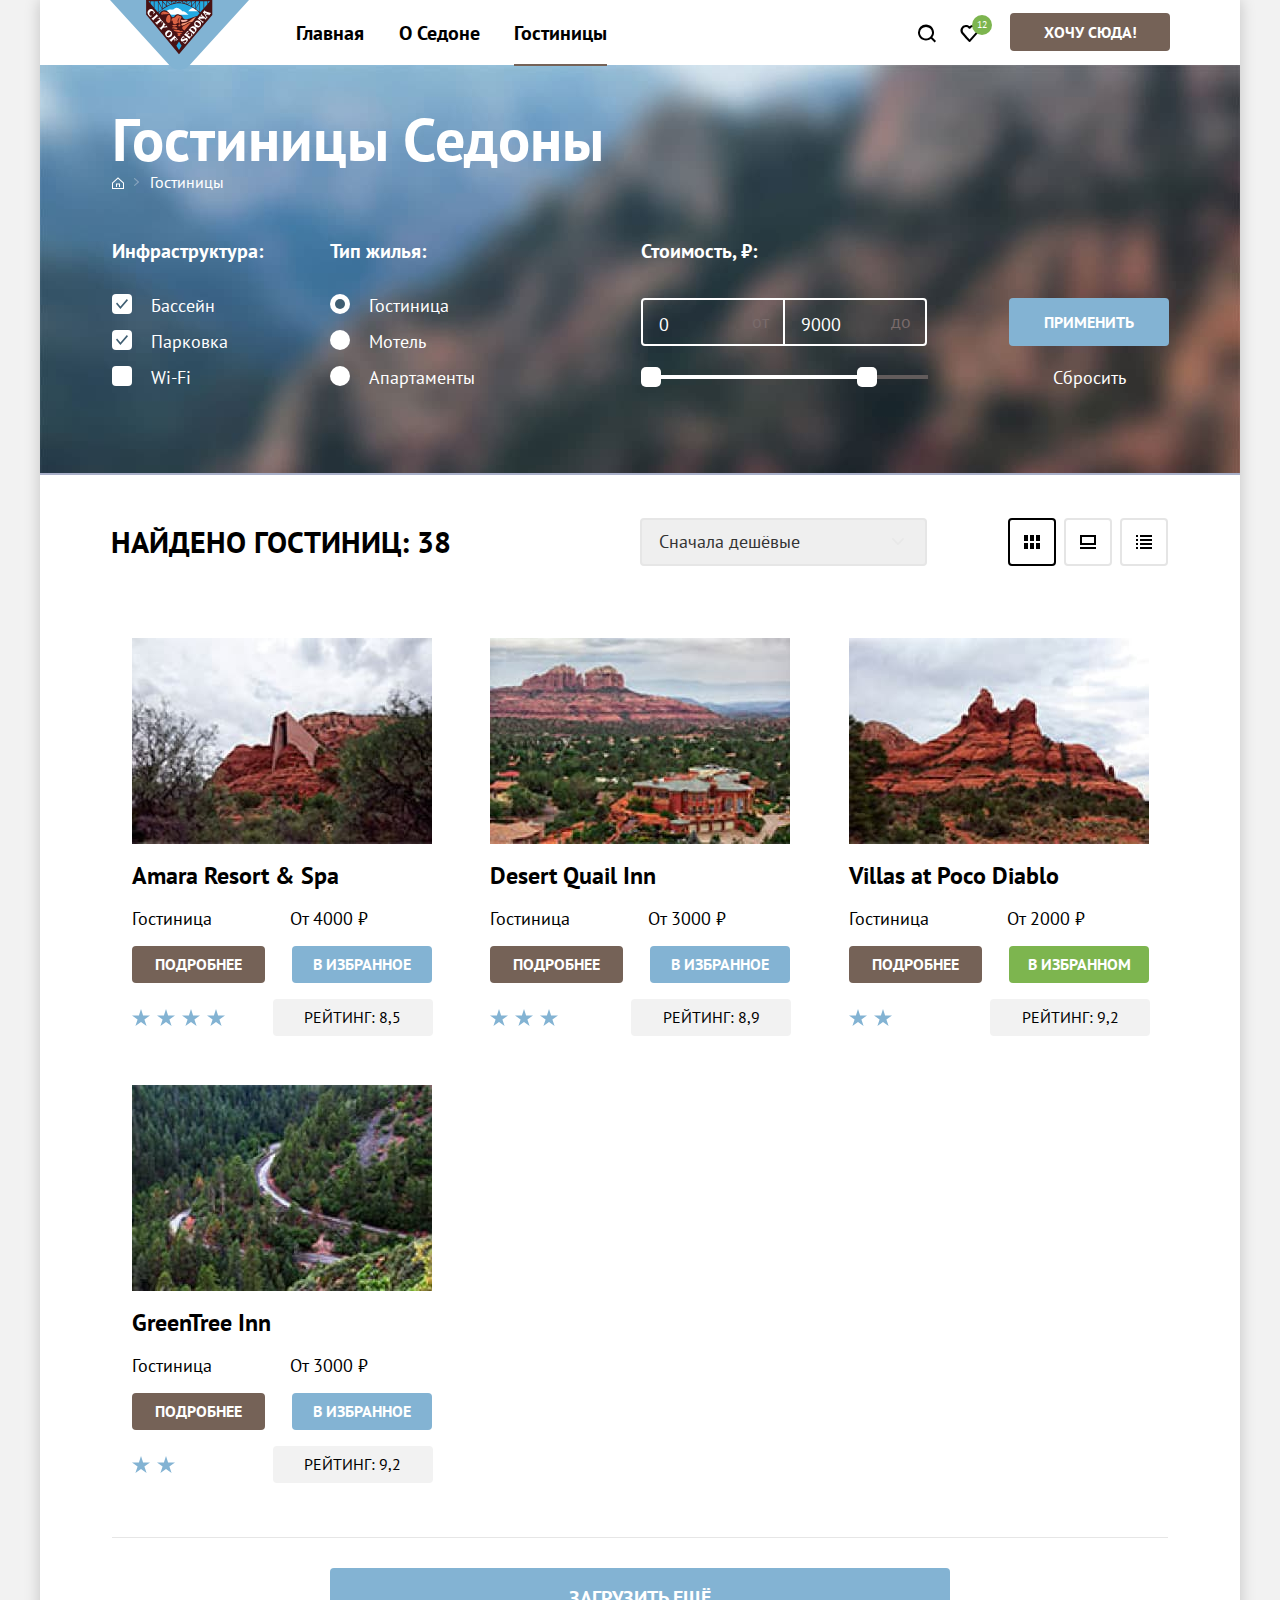
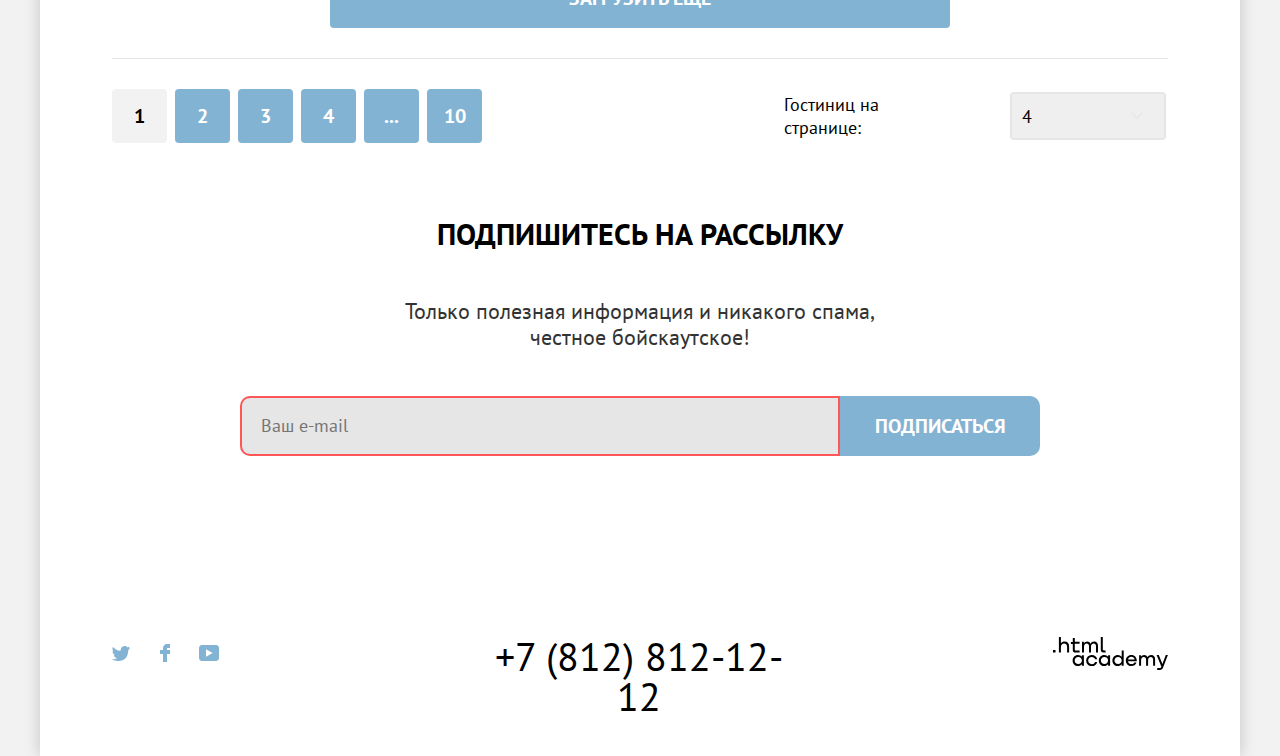
<file: catalog.html>
<!DOCTYPE html>
<html lang="ru">
  <head>
    <meta charset="utf-8">
    <title>Каталог</title>
    <link rel="stylesheet" href="styles/styles.css">
    <link rel="icon" href="favicon.ico">
  </head>
  <body>
    <div class="page-container">
      <header class="page-header">
        <nav class="navigation">
          <a class="navigation-logo" href="index.html">
            <img class="page-header-logo" src="images/logo.svg" width="139" height="70" alt="Логотип города Седона.">
          </a>
          <ul class="navigation-list">
            <li class="navigation-item">
              <a class="navigation-link" href="index.html">Главная</a>
            </li>
            <li class="navigation-item">
              <a class="navigation-link" href="about.html">О Седоне</a>
            </li>
            <li class="navigation-item">
              <a class="navigation-link navigation-link-current">Гостиницы</a>
            </li>
          </ul>
          <ul class="navigation-list navigation-user">
            <li class="navigation-item">
              <a class="navigation-link" href="#">
                <svg class="navigation-icon" aria-hidden="true" focusable="false" width="20" height="19" fill="none" xmlns="http://www.w3.org/2000/svg">
                  <path d="m19.03 17.05-3.71-3.7c1-1.3 1.7-3 1.7-4.9 0-4.4-3.61-8-8.02-8a8.12 8.12 0 0 0-8.03 8.1c0 4.4 3.61 8 8.03 8 1.8 0 3.5-.6 4.91-1.7l3.71 3.7 1.4-1.5ZM9 14.55c-3.31 0-6.02-2.7-6.02-6a6.03 6.03 0 0 1 12.03 0c0 3.3-2.7 6-6.01 6Z"/>
                </svg>
                <span class="visually-hidden">Поиск</span>
              </a>
            </li>
            <li class="navigation-item">
              <a class="navigation-link" href="#">
                <svg class="navigation-icon" aria-hidden="true" focusable="false" width="19" height="17" fill="none" xmlns="http://www.w3.org/2000/svg">
                  <path d="M9.44 17c-.3 0-.6-.1-.8-.4-5.41-6.1-6.72-7.5-7.02-7.9A5.4 5.4 0 0 1 6.03 0c1.3 0 2.51.5 3.51 1.3a5.47 5.47 0 0 1 9.03 4.1c0 1.3-.5 2.5-1.3 3.4l-7.02 7.9c-.2.2-.4.3-.8.3ZM3.43 7.5c.3.4 3.5 4 6.11 6.9l6.22-7c.5-.5.7-1.2.7-2 0-1.8-1.5-3.3-3.3-3.3-1 0-2.01.5-2.71 1.3-.3.3-.6.4-.9.4-.3 0-.6-.2-.8-.4a3.7 3.7 0 0 0-2.72-1.3c-1.8 0-3.3 1.5-3.3 3.3-.1.9.3 1.6.7 2.1-.1 0-.1 0 0 0Z"/>
                </svg>
                <span class="visually-hidden">Избранное</span>
                <span class="counter">12</span>
              </a>
            </li>
            <li class="navigation-item user-item">
              <a class="button navigation-button" href="#">Хочу сюда!</a>
            </li>
          </ul>
        </nav>
      </header>
      <main class="main-container main-inner">
        <header class="inner-header">
          <h1 class="inner-header-title">Гостиницы Седоны</h1>
          <ul class="breadcrumbs">
            <li class="breadcrumbs-item">
              <a class="breadcrumbs-link breadcrumbs-link-index" href="index.html">
                <span class="visually-hidden">Главная</span>
                <svg class="index-icon" aria-hidden="true" focusable="false" width="12" height="12" fill="none" xmlns="http://www.w3.org/2000/svg">
                  <path d="M6 .3 0 5.8V12h12V5.8L6 .3ZM11 11H1V6.2l5-4.5 5 4.5V11Z" fill="#fff"/><path d="M4 10h1V7.5h2V10h1V6.5H4V10Z" fill="#fff"/>
                </svg>
              </a>
            </li>
            <li class="breadcrumbs-item">
              <a class="breadcrumbs-link" href="#">Гостиницы</a>
            </li>
          </ul>
          <section class="catalog-hotels">
            <h2 class="visually-hidden">Поиск гостиниц</h2>
            <form class="catalog-filter" action="https://echo.htmlacademy.ru/" method="post">
              <fieldset class="catalog-filter-group">
                <legend class="catalog-filter-title">Инфраструктура:</legend>
                <ul class="catalog-filter-list">
                  <li class="catalog-filter-item">
                    <label class="control-label">
                      <input class="visually-hidden control-input" type="checkbox" name="swimming-pool" checked>
                      <span class="control-mark"></span>
                      <span class="control">Бассейн</span>
                    </label>
                  </li>
                  <li class="catalog-filter-item">
                    <label class="control-label">
                      <input class="visually-hidden control-input" type="checkbox" name="parking" checked>
                      <span class="control-mark"></span>
                      <span class="control">Парковка</span>
                    </label>
                  </li>
                  <li class="catalog-filter-item">
                    <label class="control-label">
                      <input class="visually-hidden control-input" type="checkbox" name="wi-fi">
                      <span class="control-mark"></span>
                      <span class="control">Wi-Fi</span>
                    </label>
                  </li>
                </ul>
              </fieldset>
              <fieldset class="catalog-filter-group">
                <legend class="catalog-filter-title">Тип жилья:</legend>
                <ul class="catalog-filter-list">
                  <li class="catalog-filter-item">
                    <label class="control-label">
                      <input class="visually-hidden control-input" type="radio" name="accomodation-type" value="hotel" checked>
                      <span class="control-mark"></span>
                      <span class="control">Гостиница</span>
                    </label>
                  </li>
                  <li class="catalog-filter-item">
                    <label class="control-label">
                      <input class="visually-hidden control-input" type="radio" name="accomodation-type" value="motel">
                      <span class="control-mark"></span>
                      <span class="control">Мотель</span>
                    </label>
                  </li>
                  <li class="catalog-filter-item">
                    <label class="control-label">
                      <input class="visually-hidden control-input" type="radio" name="accomodation-type" value="apartments">
                      <span class="control-mark"></span>
                      <span class="control">Апартаменты</span>
                    </label>
                  </li>
                </ul>
              </fieldset>
              <fieldset class="catalog-filter-group">
                <legend class="catalog-filter-title">Стоимость, ₽:</legend>
                <div class="range">
                  <div class="range-wrapper-inputs">
                    <label class="range-control min-price">
                      <input class="range-input" type="number" value="0" name="min-price">
                      <span>от</span>
                    </label>
                    <label class="range-control max-price">
                      <input class="range-input" type="number" value="9000" name="max-price">
                      <span>до</span>
                    </label>
                  </div>
                  <div class="range-scale">
                    <div class="range-bar">
                      <button class="range-toggle toggle-min">
                        <span class="visually-hidden">Изменить минимальную стоимость</span>
                      </button>
                      <button class="range-toggle toggle-max">
                        <span class="visually-hidden">Изменить максимальную стоимость</span>
                      </button>
                    </div>
                  </div>
                </div>
              </fieldset>
              <div class="catalog-filter-buttons">
                <button class="button apply-button" type="submit">Применить</button>
                <button class="button reset-button" type="reset">Сбросить</button>
              </div>
            </form>
          </section>
        </header>
        <section class="search-results">
          <header class="search-results-header">
            <h2 class="visually-hidden">Результаты поиска</h2>
            <p class="search-results-amount">Найдено гостиниц: <span>38</span></p>
            <select class="control-select" aria-label="Сортировка">
              <option value="cheap">Сначала дешёвые</option>
              <option value="expensive">Сначала дорогие</option>
              <option value="popular">Сначала популярные</option>
            </select>
            <ul class="presentation-list">
              <li class="presentation-item">
                <a class="button presentation-button current-button" href="#">
                  <span class="visually-hidden">Показать карточки</span>
                  <img src="images/catalog-presentation-cards.svg" width="16" height="14" alt="Схема карточек.">
                </a>
              </li>
              <li class="presentation-item">
                <a class="button presentation-button" href="#">
                  <span class="visually-hidden">Показать слайдшоу</span>
                  <img src="images/catalog-presentation-slideshow.svg" width="16" height="14" alt="Схема слайдшоу.">
                </a>
              </li>
              <li class="presentation-item">
                <a class="button presentation-button" href="#">
                  <span class="visually-hidden">Показать список</span>
                  <img src="images/catalog-presentation-list.svg" width="16" height="14" alt="Схема списка.">
                </a>
              </li>
            </ul>
          </header>
          <section class="hotel-catalog">
            <h2 class="visually-hidden">Каталог отелей</h2>
            <ul class="hotel-card-list">
              <li class="hotel-card-item">
                <article class="hotel-card">
                  <a class="hotel-card-link hotel-card-image" href="#">
                    <img src="images/hotel-AmaraResort&Spa.jpg" width="300" height="206" alt="Отель Amara Resort & Spa.">
                  </a>
                  <h3 class="hotel-card-title">
                  <a class="hotel-card-link" href="#">Amara Resort & Spa</a>
                  </h3>
                  <p class="hotel-card-description">Гостиница</p>
                  <p class="hotel-card-description">От 4000 ₽</p>
                  <a class="button details-button" href="#">Подробнее</a>
                  <a class="button favorites-button" href="#">В избранное</a>
                  <div class="category-rating-container">
                    <div class="hotel-category">
                      <span class="visually-hidden">Четыре звезды</span>
                      <img class="category-star" src="images/hotel-category-star.svg" width="18" height="17" alt="Звезда.">
                      <img class="category-star" src="images/hotel-category-star.svg" width="18" height="17" alt="Звезда.">
                      <img class="category-star" src="images/hotel-category-star.svg" width="18" height="17" alt="Звезда.">
                      <img class="category-star" src="images/hotel-category-star.svg" width="18" height="17" alt="Звезда.">
                    </div>
                    <p class="hotel-rating">Рейтинг: <span>8,5</span></p>
                  </div>
                </article>
              </li>
              <li class="hotel-card-item">
                <article class="hotel-card">
                  <a class="hotel-card-link hotel-card-image" href="#">
                    <img src="images/hotel-DesertQuailInn.jpg" width="300" height="206" alt="Отель Amara Resort & Spa.">
                  </a>
                  <h3 class="hotel-card-title">
                    <a class="hotel-card-link" href="#">Desert Quail Inn</a>
                  </h3>
                  <p class="hotel-card-description">Гостиница</p>
                  <p class="hotel-card-description">От 3000 ₽</p>
                  <a class="button details-button" href="#">Подробнее</a>
                  <a class="button favorites-button" href="#">В избранное</a>
                  <div class="category-rating-container">
                    <div class="hotel-category">
                      <span class="visually-hidden">Четыре звезды</span>
                      <img class="category-star" src="images/hotel-category-star.svg" width="18" height="17" alt="Звезда.">
                      <img class="category-star" src="images/hotel-category-star.svg" width="18" height="17" alt="Звезда.">
                      <img class="category-star" src="images/hotel-category-star.svg" width="18" height="17" alt="Звезда.">
                    </div>
                    <p class="hotel-rating">Рейтинг: <span>8,9</span></p>
                  </div>
                </article>
              </li>
              <li class="hotel-card-item">
                <article class="hotel-card">
                  <a class="hotel-card-link hotel-card-image" href="#">
                    <img src="images/hotel-VillasAtPocoDiablo.jpg" width="300" height="206" alt="Отель Amara Resort & Spa.">
                  </a>
                  <h3 class="hotel-card-title">
                    <a class="hotel-card-link" href="#">Villas at Poco Diablo</a>
                  </h3>
                  <p class="hotel-card-description">Гостиница</p>
                  <p class="hotel-card-description">От 2000 ₽</p>
                  <a class="button details-button" href="#">Подробнее</a>
                  <a class="button favorites-button favorites-button-added" href="#">В избранном</a>
                  <div class="category-rating-container">
                    <div class="hotel-category">
                      <span class="visually-hidden">Четыре звезды</span>
                      <img class="category-star" src="images/hotel-category-star.svg" width="18" height="17" alt="Звезда.">
                      <img class="category-star" src="images/hotel-category-star.svg" width="18" height="17" alt="Звезда.">
                    </div>
                    <p class="hotel-rating">Рейтинг: <span>9,2</span></p>
                  </div>
                </article>
              </li>
              <li class="hotel-card-item">
                <article class="hotel-card">
                  <a class="hotel-card-link hotel-card-image" href="#">
                    <img src="images/hotel-GreenTreeInn.jpg" width="300" height="206" alt="Отель Amara Resort & Spa.">
                  </a>
                  <h3 class="hotel-card-title">
                    <a class="hotel-card-link" href="#">GreenTree Inn</a>
                  </h3>
                  <p class="hotel-card-description">Гостиница</p>
                  <p class="hotel-card-description">От 3000 ₽</p>
                  <a class="button details-button" href="#">Подробнее</a>
                  <a class="button favorites-button" href="#">В избранное</a>
                  <div class="category-rating-container">
                    <div class="hotel-category">
                      <span class="visually-hidden">Четыре звезды</span>
                      <img class="category-star" src="images/hotel-category-star.svg" width="18" height="17" alt="Звезда.">
                      <img class="category-star" src="images/hotel-category-star.svg" width="18" height="17" alt="Звезда.">
                    </div>
                    <p class="hotel-rating">Рейтинг: <span>9,2</span></p>
                  </div>
                </article>
              </li>
            </ul>
          </section>
        </section>
        <footer class="inner-footer">
          <div class="hotels-loading">
            <button class="button loading-button" type="button">Загрузить ещё</button>
          </div>
          <div class="inner-footer-container">
            <ul class="pagination">
              <li class="pagination-item">
                <a class="pagination-link pagination-current"><span>1</span></a>
              </li>
              <li class="pagination-item">
                <a class="pagination-link" href="#"><span>2</span></a>
              </li>
              <li class="pagination-item">
                <a class="pagination-link" href="#"><span>3</span></a>
              </li>
              <li class="pagination-item">
                <a class="pagination-link" href="#"><span>4</span></a>
              </li>
              <li class="pagination-item">
                <a class="pagination-link" href="#"><span>...</span></a>
              </li>
              <li class="pagination-item">
                <a class="pagination-link" href="#"><span>10</span></a>
              </li>
            </ul>
            <div class="amount-select-container">
              <label for="amount-select">Гостиниц на странице:</label>
              <select class="control-select" id="amount-select" name="results-amount">
                <option value="4">4</option>
                <option value="8">8</option>
                <option value="12">12</option>
              </select>
            </div>
          </div>
        </footer>
      </main>
      <footer class="page-footer">
        <section class="subscribtion subscribtion-catalog">
          <h2 class="visually-hidden">Рассылка</h2>
          <p class="section-title">Подпишитесь на рассылку</p>
          <p class="section-description">Только полезная информация и никакого спама,<br>честное бойскаутское!</p>
          <form class="subscribtion-form" action="https://echo.htmlacademy.ru/" method="post">
            <p class="subscribtion-form-email">
              <label for="subscribtion" class="visually-hidden">E-mail</label>
              <input type="email" id= "subscribtion" name="subscribtion" placeholder="Ваш e-mail" required>
              <button class="button subscribtion-button" type="submit">Подписаться</button>
            </p>
          </form>
        </section>
        <section class="contacts">
          <h2 class="visually-hidden">Контакты</h2>
          <ul class="footer-social-list">
            <li class="footer-social-item">
              <a class="button social-button" href="https://twitter.com/htmlacademy_ru">
                <span class="visually-hidden">Twitter</span>
                <svg class="social-logo" aria-hidden="true" focusable="false" width="18" height="15" fill="none" xmlns="http://www.w3.org/2000/svg">
                  <path d="M11.6.2c1.8-.5 3.2.3 3.8 1.2.7-.2 1.4-.5 2.1-.7 0 .9-.6 1.5-.9 1.8.7.1 1.4-.6 1.4-.6-.2 1-1.1 1.8-1.7 2C16.1 10.7 13 15.1 5.7 15h-.5c-.4 0-4.4-.5-5.2-1.9 2.4.2 4.1-.4 5-1.2-1-.3-2.9-.4-3.2-2.9.4.1.6.2 1.3.1C1.8 8.3.4 7.5.5 5.3c.3.3 1.1.5 1.4.5C1.1 5.6-.2 2.5.9.9c1.9 1.9 4 3.6 7.6 3.8C8.7 2.3 9.7.8 11.6.2Z"/>
                </svg>
              </a>
            </li>
            <li class="footer-social-item">
              <a class="button social-button" href="https://www.facebook.com/htmlacademy">
                <span class="visually-hidden">Facebook</span>
                <svg class="social-logo" aria-hidden="true" focusable="false" width="10" height="18" fill="none" xmlns="http://www.w3.org/2000/svg">
                  <path d="M7 0C4.8 0 3 1.8 3 4v2H0v4h3v8h4v-8h3V6H7V4h3V0H7Z"/>
                </svg>
              </a>
            </li>
            <li class="footer-social-item">
              <a class="button social-button" href="https://www.youtube.com/c/HTMLAcademyRUS">
                <span class="visually-hidden">Youtube</span>
                <svg class="social-logo" aria-hidden="true" focusable="false" width="20" height="16" fill="none" xmlns="http://www.w3.org/2000/svg">
                  <path d="M17 0H2.9C1.2 0 0 1.5 0 3.2v9.5C0 14.5 1.2 16 2.9 16h14.3c1.5 0 2.9-1.5 2.9-3.2V3.2C19.9 1.5 18.7 0 17 0ZM7 11.8V4.2L13.7 8 7 11.8Z"/>
                </svg>
              </a>
            </li>
          </ul>
          <a class="contacts-phone" href="tel:+78128121212">+7 (812) 812-12-12</a>
          <a class="partner" href="https://htmlacademy.ru/">
            <svg class="academy-logo" aria-hidden="true" focusable="false" width="115" height="33" fill="none" xmlns="http://www.w3.org/2000/svg">
              <path d="M0 12.9v2.6h2.5v-2.6H0ZM11.6 4.5c-1.6 0-2.8.7-3.6 1.7h-.1V0h-2v15.5h2v-5.3c0-2.1 1.3-3.6 3.3-3.6 1.8 0 2.9 1.4 2.9 3.2v5.7h2V9.4c.1-3-1.8-4.9-4.5-4.9ZM26.6 4.8h-4.8V1.1h-2v3.8h-1.9v2h1.9v6c0 1.7 1 2.7 2.7 2.7h4.1v-2h-3.7c-.7 0-1.1-.4-1.1-1.1V6.8h4.8v-2ZM41.1 4.6c-1.6 0-2.9.8-3.5 2.1h-.1c-.6-1.2-1.8-2.1-3.4-2.1-1.4 0-2.5.8-3.1 1.8h-.1V4.8H29v10.6h2V10c0-2 1-3.5 2.6-3.5 1.5 0 2.4 1 2.4 2.6v6.3h2V9.8c0-2.4 1.4-3.3 2.6-3.3 1.5 0 2.4 1 2.4 2.6v6.3h2V8.9c.1-2.5-1.4-4.3-3.9-4.3ZM47.8 12.7c0 1.7 1 2.7 2.8 2.7h2v-2h-1.7c-.7 0-1.1-.4-1.1-1.1V0h-2v12.7ZM28.9 19.7c-.9-1.1-2.2-1.8-3.9-1.8-3.1 0-5.4 2.3-5.4 5.6s2.3 5.6 5.4 5.6c1.8 0 3-.8 3.8-1.9h.1v1.6h2V18.2h-2v1.5Zm-3.6 7.4c-2.2 0-3.6-1.6-3.6-3.6s1.4-3.6 3.6-3.6 3.6 1.6 3.6 3.6c0 1.9-1.4 3.6-3.6 3.6ZM44.2 22c-.5-2.4-2.6-4.1-5.4-4.1a5.4 5.4 0 0 0-5.6 5.6c0 3.1 2.2 5.6 5.6 5.6 2.8 0 4.9-1.8 5.4-4.2h-2.1a3.4 3.4 0 0 1-3.3 2.3c-2.2 0-3.6-1.6-3.6-3.6s1.4-3.6 3.6-3.6c1.6 0 2.8 1 3.3 2.2h2.1V22ZM55.1 19.7c-.9-1.1-2.2-1.8-3.9-1.8-3.1 0-5.4 2.3-5.4 5.6s2.3 5.6 5.4 5.6c1.8 0 3-.8 3.8-1.9h.1v1.6h2V18.2h-2v1.5Zm-3.6 7.4c-2.2 0-3.6-1.6-3.6-3.6s1.4-3.6 3.6-3.6 3.6 1.6 3.6 3.6c0 1.9-1.5 3.6-3.6 3.6ZM68.7 19.8c-.9-1.1-2.2-1.9-3.9-1.9-3.1 0-5.4 2.3-5.4 5.6s2.2 5.6 5.4 5.6c1.7 0 3-.8 3.8-1.8h.1v1.5h2V13.4h-2v6.4Zm-3.6 7.3c-2.2 0-3.6-1.6-3.6-3.6s1.4-3.6 3.6-3.6 3.6 1.6 3.6 3.6c-.1 2-1.5 3.6-3.6 3.6ZM78.3 17.9c-3.3 0-5.5 2.5-5.5 5.6 0 3 2.1 5.6 5.5 5.6 2.5 0 4.5-1.3 5.2-3.6h-2.1c-.5 1-1.6 1.6-3 1.6-1.9 0-3.3-1.3-3.4-2.9h8.8c.2-3.6-2-6.3-5.5-6.3Zm0 1.9c1.7 0 3 1 3.3 2.6h-6.5c.3-1.5 1.5-2.6 3.2-2.6ZM98.2 17.9c-1.6 0-2.9.8-3.6 2h-.1c-.6-1.2-1.8-2-3.4-2-1.4 0-2.5.7-3.1 1.8v-1.5h-1.9v10.6h2v-5.4c0-2 1-3.4 2.6-3.5 1.5 0 2.4 1 2.4 2.6v6.3h2v-5.6c0-2.4 1.4-3.3 2.6-3.3 1.5 0 2.4 1 2.4 2.6v6.3h2v-6.5c.1-2.6-1.4-4.4-3.9-4.4ZM109.4 27l-3.6-8.9h-2.2l4.8 11.6c-.3.9-.7 1.2-1.7 1.2h-2.5v2h2.5c1.8 0 2.8-.8 3.5-2.6l4.7-12.2h-2.1l-3.4 8.9Z"/>
            </svg>
          </a>
        </section>
      </footer>
     </div>
  </body>
</html>
</file>
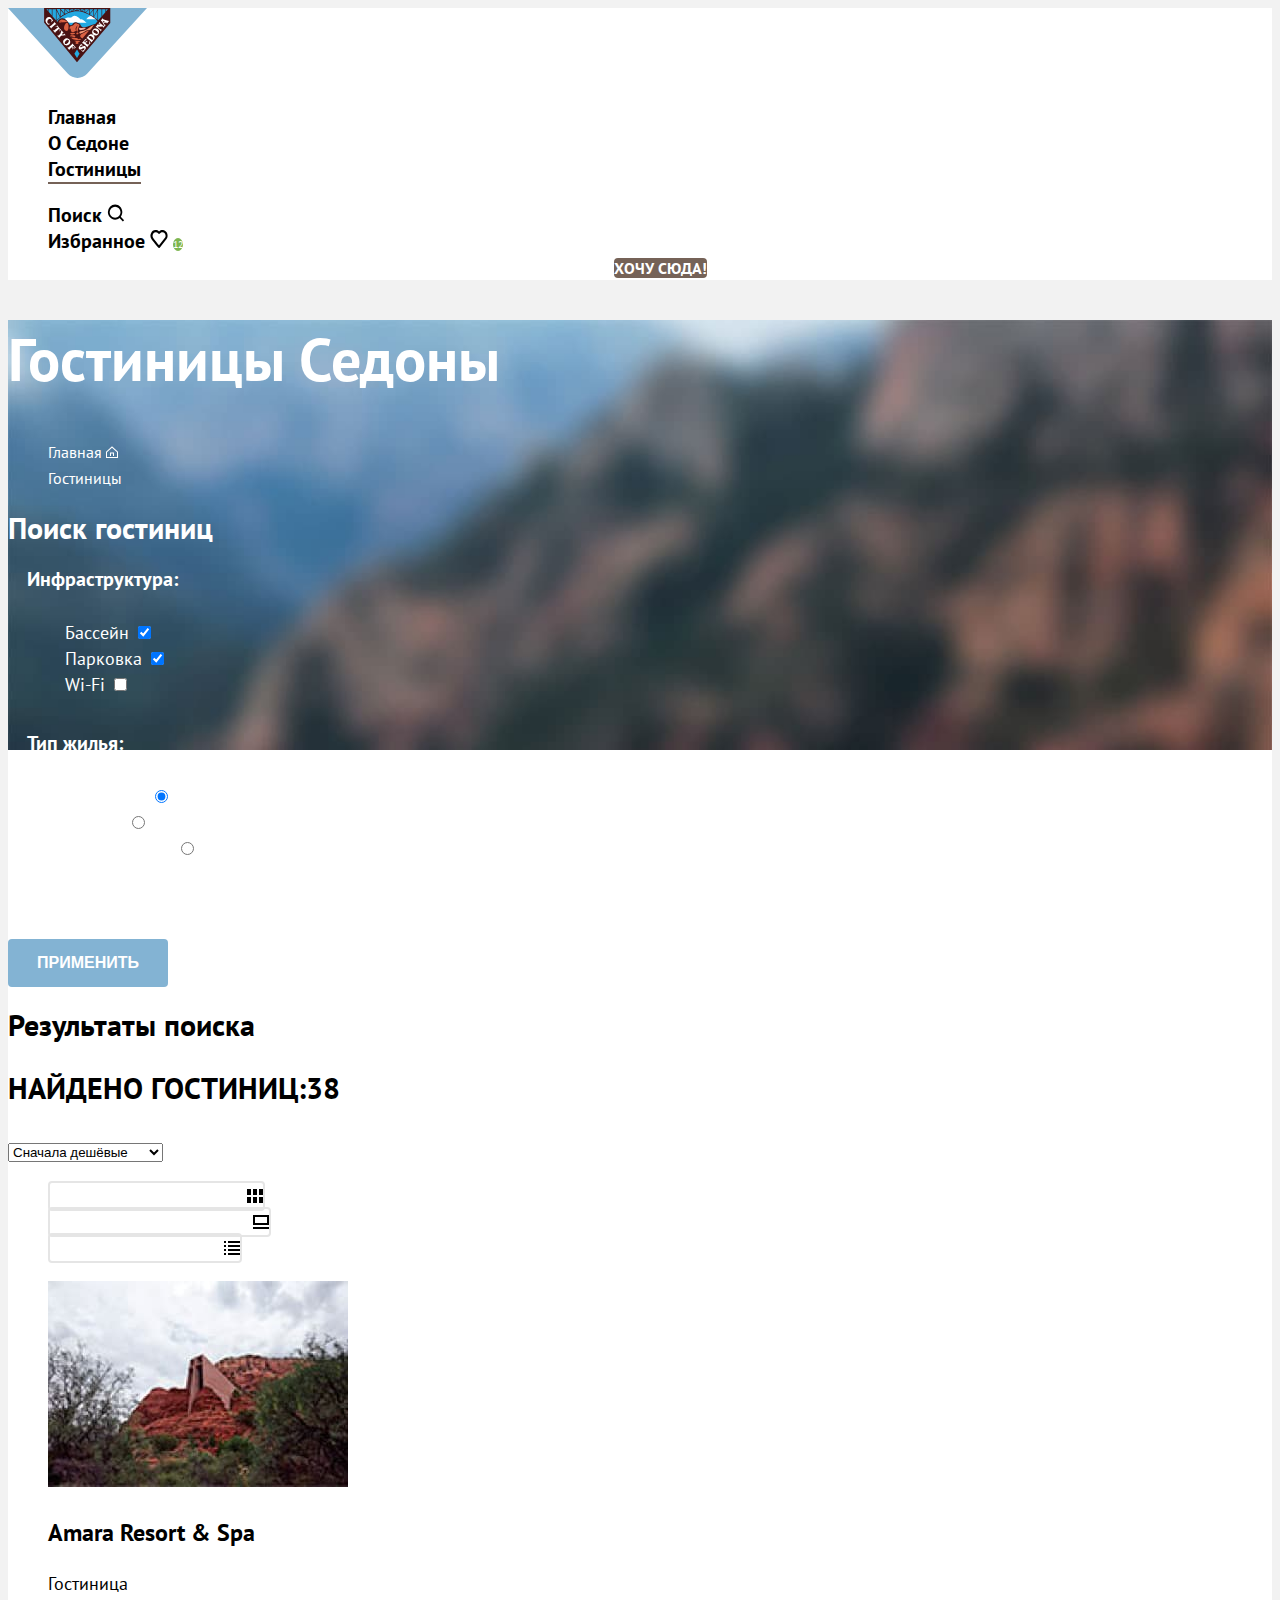
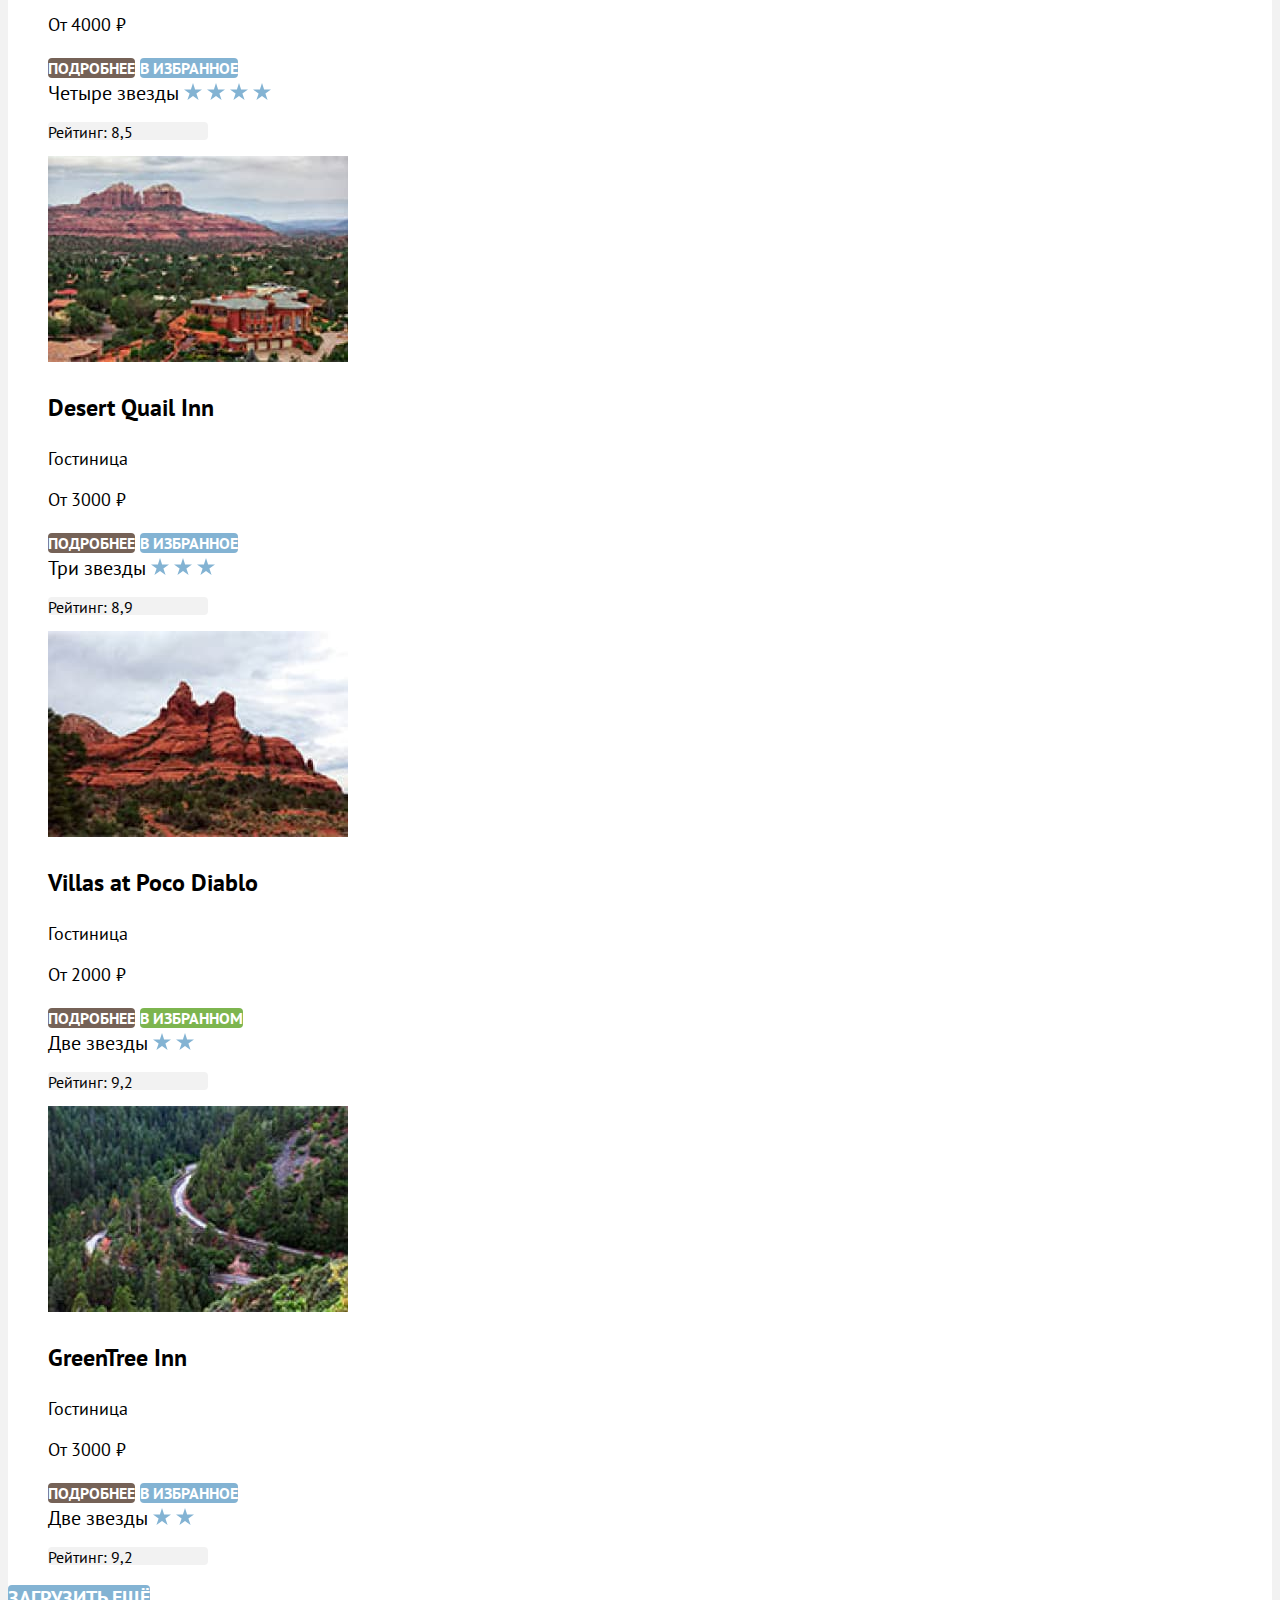
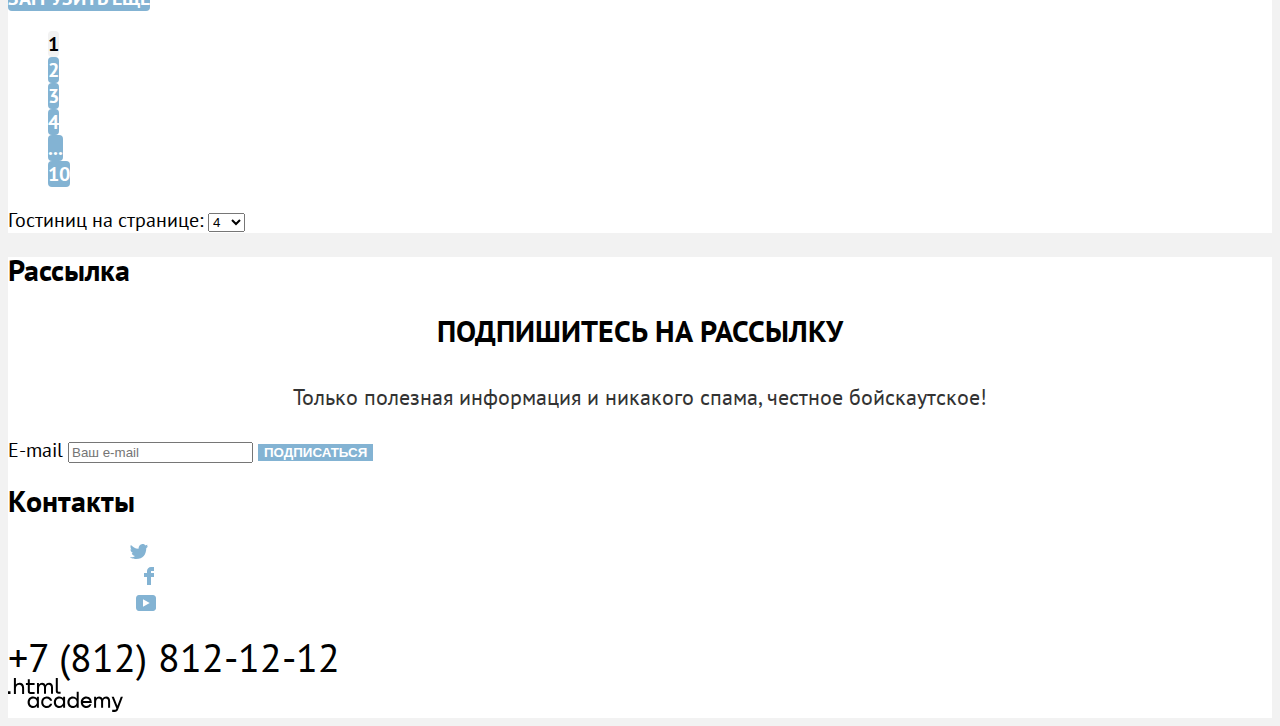
<file: 5/catalog.html>
<!DOCTYPE html>
<html lang="ru">
  <head>
    <meta charset="utf-8">
    <title>Каталог</title>
    <link rel="stylesheet" href="styles/styles.css">
    <base href="https://htmlacademy-htmlcss.github.io/2002115-sedona-33/5/">
</head>
  <body>
    <header class="page-header">
      <nav class="navigation">
        <a class="navigation-logo" href="index.html">
          <img class="page-header-logo" src="images/logo.svg" width="139" height="70" alt="Логотип города Седона">
        </a>
        <ul class="navigation-list">
          <li class="navigation-item">
            <a class="navigation-link" href="index.html">Главная</a>
          </li>
          <li class="navigation-item">
            <a class="navigation-link" href="about.html">О Седоне</a>
          </li>
          <li class="navigation-item">
            <a class="navigation-link navigation-link-current">Гостиницы</a>
          </li>
        </ul>
        <ul class="navigation-list navigation-user">
          <li class="navigation-item">
            <a class="navigation-link" href="#">
              <span class="visually-hidden">Поиск</span>
              <img src="images/search.svg" width="18" height="18" alt="Лупа">
            </a>
          </li>
          <li class="navigation-item">
            <a class="navigation-link" href="#">
              <span class="visually-hidden">Избранное</span>
              <img src="images/favorite.svg" width="18" height="18" alt="Сердце">
              <span class="counter">12</span>
            </a>
          </li>
          <li class="navigation-item button">
            <a class="navigation-link" href="#">Хочу сюда!</a>
          </li>
        </ul>
      </nav>
    </header>
    <main class="main-inner">
      <header class="inner-header">
        <h1 class="inner-header-title">Гостиницы Седоны</h1>
        <ul class="breadcrumbs">
          <li class="breadcrumbs-item">
            <a class="breadcrumbs-link breadcrumbs-link-index" href="index.html">
              <span class="visually-hidden">Главная</span>
              <img src="images/breadcrumbs-index-icon.svg" width="12" height="12" alt="Домик">
            </a>
          </li>
          <li class="breadcrumbs-item">
            <a class="breadcrumbs-link">Гостиницы</a>
          </li>
        </ul>
        <section class="catalog-hotels">
          <h2 class="visually-hidden">Поиск гостиниц</h2>
          <form class="catalog-filter" action="https://echo.htmlacademy.ru/" method="post">
            <fieldset class="catalog-filter-group">
              <legend class="catalog-filter-title">Инфраструктура:</legend>
              <ul class="catalog-filter-list">
                <li class="catalog-filter-item">
                  <label class="control" for="swimming-pool">Бассейн</label>
                  <input class="control-input" type="checkbox" id="swimming-pool" name="swimming-pool" checked>
                </li>
                <li class="catalog-filter-item">
                  <label class="control" for="parking">Парковка</label>
                  <input class="control-input" type="checkbox" id="parking" name="parking" checked>
                </li>
                <li class="catalog-filter-item">
                  <label class="control" for="wi-fi">Wi-Fi</label>
                  <input class="control-input" type="checkbox" id="wi-fi" name="wi-fi">
                </li>
              </ul>
            </fieldset>
            <fieldset class="catalog-filter-group">
              <legend class="catalog-filter-title">Тип жилья:</legend>
              <ul class="catalog-filter-list">
                <li class="catalog-filter-item">
                  <label class="control" for="hotel">Гостиница</label>
                  <input class="control-input" type="radio" id="hotel" name="accomodation-type" value="hotel" checked>
                </li>
                <li class="catalog-filter-item">
                  <label class="control" for="motel">Мотель</label>
                  <input class="control-input" type="radio" id="motel" name="accomodation-type" value="motel">
                </li>
                <li class="catalog-filter-item">
                  <label class="control" for="apartments">Апартаменты</label>
                  <input class="control-input" type="radio" id="apartments" name="accomodation-type" value="apartments">
                </li>
              </ul>
            </fieldset>
            <fieldset class="catalog-filter-group">
              <legend class="catalog-filter-title">Стоимость, ₽:</legend>
            </fieldset>
            <button class="button apply-button" type="submit">Применить</button>
            <button class="button reset-button" type="reset">Сбросить</button>
          </form>
        </section>
      </header>
      <section class="search-results">
        <header class="search-results-header">
          <h2 class="visually-hidden">Результаты поиска</h2>
          <p class="search-results-amount">Найдено гостиниц:<span>38</span></p>
          <select class="control-select" aria-label="Сортировка">
            <option value="cheap">Сначала дешёвые</option>
            <option value="expensive">Сначала дорогие</option>
            <option value="popular">Сначала популярные</option>
          </select>
          <ul class="presentation-list">
            <li class="presentation-item">
              <a class="button presentation-button current-button" href="#">
                <span class="visually-hidden">Показать карточки</span>
                <img src="images/catalog-presentation-cards.svg" width="16" height="14" alt="Схема карточек">
              </a>
            </li>
            <li class="presentation-item">
              <a class="button presentation-button" href="#">
                <span class="visually-hidden">Показать слайдшоу</span>
                <img src="images/catalog-presentation-slideshow.svg" width="16" height="14" alt="Схема слайдшоу">
              </a>
            </li>
            <li class="presentation-item">
              <a class="button presentation-button" href="#">
                <span class="visually-hidden">Показать список</span>
                <img src="images/catalog-presentation-list.svg" width="16" height="14" alt="Схема списка">
              </a>
            </li>
          </ul>
        </header>
        <section class="hotel-catalog">
          <ul class="hotel-card-list">
            <li class="hotel-card-item">
              <article class="hotel-card">
                <a class="hotel-card-link" href="#">
                  <img class="hotel-card-image" src="images/hotel-AmaraResort&Spa.jpg" width="300" height="206" alt="Отель Amara Resort & Spa">
                </a>
                <a class="hotel-card-link" href="#">
                  <h3 class="hotel-card-title">Amara Resort & Spa</h3>
                </a>
                <p class="hotel-card-description">Гостиница</p>
                <p class="hotel-card-description">От 4000 ₽</p>
                <a class="button details-button" href="#">Подробнее</a>
                <a class="button favorites-button" href="#">В избранное</a>
                <div class="hotel-category">
                  <span class="visually-hidden">Четыре звезды</span>
                  <img src="images/hotel-category-star.svg" width="18" height="17" alt="Звезда">
                  <img src="images/hotel-category-star.svg" width="18" height="17" alt="Звезда">
                  <img src="images/hotel-category-star.svg" width="18" height="17" alt="Звезда">
                  <img src="images/hotel-category-star.svg" width="18" height="17" alt="Звезда">
                </div>
                <p class="hotel-rating">Рейтинг: <span>8,5</span></p>
              </article>
            </li>
            <li class="hotel-card-item">
              <article class="hotel-card">
                <a class="hotel-card-link" href="#">
                  <img class="hotel-card-image" src="images/hotel-DesertQuailInn.jpg" width="300" height="206" alt="Отель Desert Quail Inn">
                </a>
                <a class="hotel-card-link" href="#">
                  <h3 class="hotel-card-title">Desert Quail Inn</h3>
                </a>
                <p class="hotel-card-description">Гостиница</p>
                <p class="hotel-card-description">От 3000 ₽</p>
                <a class="button details-button" href="#">Подробнее</a>
                <a class="button favorites-button" href="#">В избранное</a>
                <div class="hotel-category">
                  <span class="visually-hidden">Три звезды</span>
                  <img src="images/hotel-category-star.svg" width="18" height="17" alt="Звезда">
                  <img src="images/hotel-category-star.svg" width="18" height="17" alt="Звезда">
                  <img src="images/hotel-category-star.svg" width="18" height="17" alt="Звезда">
                </div>
                <p class="hotel-rating">Рейтинг: <span>8,9</span></p>
              </article>
            </li>
            <li class="hotel-card-item">
              <article class="hotel-card">
                <a class="hotel-card-link" href="#">
                  <img class="hotel-card-image" src="images/hotel-VillasAtPocoDiablo.jpg" width="300" height="206" alt="Отель Villas at Poco Diablo">
                </a>
                <a class="hotel-card-link" href="#">
                  <h3 class="hotel-card-title">Villas at Poco Diablo</h3>
                </a>
                <p class="hotel-card-description">Гостиница</p>
                <p class="hotel-card-description">От 2000 ₽</p>
                <a class="button details-button" href="#">Подробнее</a>
                <a class="button favorites-button favorites-button-added" href="#">В избранном</a>
                <div class="hotel-category">
                  <span class="visually-hidden">Две звезды</span>
                  <img src="images/hotel-category-star.svg" width="18" height="17" alt="Звезда">
                  <img src="images/hotel-category-star.svg" width="18" height="17" alt="Звезда">
                </div>
                <p class="hotel-rating">Рейтинг: <span>9,2</span></p>
              </article>
            </li>
            <li class="hotel-card-item">
              <article class="hotel-card">
                <a class="hotel-card-link" href="#">
                  <img class="hotel-card-image" src="images/hotel-GreenTreeInn.jpg" width="300" height="206" alt="Отель GreenTree Inn">
                </a>
                <a class="hotel-card-link" href="#">
                  <h3 class="hotel-card-title">GreenTree Inn</h3>
                </a>
                <p class="hotel-card-description">Гостиница</p>
                <p class="hotel-card-description">От 3000 ₽</p>
                <a class="button details-button" href="#">Подробнее</a>
                <a class="button favorites-button" href="#">В избранное</a>
                <div class="hotel-category">
                  <span class="visually-hidden">Две звезды</span>
                  <img src="images/hotel-category-star.svg" width="18" height="17" alt="Звезда">
                  <img src="images/hotel-category-star.svg" width="18" height="17" alt="Звезда">
                </div>
                <p class="hotel-rating">Рейтинг: <span>9,2</span></p>
              </article>
            </li>
          </ul>
        </section>
      </section>
      <footer class="inner-footer">
        <div>
          <a class="button loading-button" href="#">
            <span>Загрузить ещё</span>
          </a>
        </div>
        <div>
          <ul class="pagination">
            <li class="pagination-item">
              <a class="pagination-link pagination-current">1</a>
            </li>
            <li class="pagination-item">
              <a class="pagination-link" href="#">2</a>
            </li>
            <li class="pagination-item">
              <a class="pagination-link" href="#">3</a>
            </li>
            <li class="pagination-item">
              <a class="pagination-link" href="#">4</a>
            </li>
            <li class="pagination-item">
              <a class="pagination-link" href="#">...</a>
            </li>
            <li class="pagination-item">
              <a class="pagination-link" href="#">10</a>
            </li>
          </ul>
        </div>
        <div>
          <label for="amount-select">Гостиниц на странице:</label>
          <select class="control-select" id="amount-select" name="results-amount">
            <option value="4">4</option>
            <option value="8">8</option>
            <option value="12">12</option>
          </select>
        </div>
      </footer>
    </main>
    <footer class="page-footer">
      <section class="subscribtion">
        <h2 class="visually-hidden">Рассылка</h2>
        <p class="section-header">Подпишитесь на рассылку</p>
        <p class="section-description">Только полезная информация и никакого спама, честное бойскаутское!</p>
        <form class="subscribtion-form" action="https://echo.htmlacademy.ru/" method="post">
          <p class="subscribtion-form-email">
            <label for="subscribtion" class="visually-hidden">E-mail</label>
            <input type="email" id= "subscribtion" name="subscribtion" placeholder="Ваш e-mail">
            <button class="button subscribtion-button" type="submit">Подписаться</button>
          </p>
        </form>
      </section>
      <section class="contacts">
        <h2 class="visually-hidden">Контакты</h2>
        <div>
          <ul class="footer-social-list">
            <li class="footer-social-item">
              <a class="button social-button" href="https://twitter.com/htmlacademy_ru">
                <span class="visually-hidden">Twitter</span>
                <img src="images/twitter-icon.svg" width="18" height="15" alt="Логотип Twitter">
              </a>
            </li>
            <li class="footer-social-item">
              <a class="button social-button" href="https://www.facebook.com/htmlacademy">
                <span class="visually-hidden">Facebook</span>
                <img src="images/facebook-icon.svg" width="10" height="18" alt="Логотип Facebook">
              </a>
            </li>
            <li class="footer-social-item">
              <a class="button social-button" href="https://www.youtube.com/c/HTMLAcademyRUS">
                <span class="visually-hidden">Youtube</span>
                <img src="images/youtube-icon.svg" width="20" height="16" alt="Логотип Yotube">
              </a>
            </li>
          </ul>
        </div>
        <div>
          <a class="contacts-phone" href="tel:+78128121212">+7 (812) 812-12-12</a>
        </div>
        <div>
          <a href="https://htmlacademy.ru/">
            <img class="logo" src="images/html-academy-logo.svg" width="115" height="34" alt="Логотип .html academy">
          </a>
        </div>
      </section>
    </footer>
  </body>
</html>
</file>
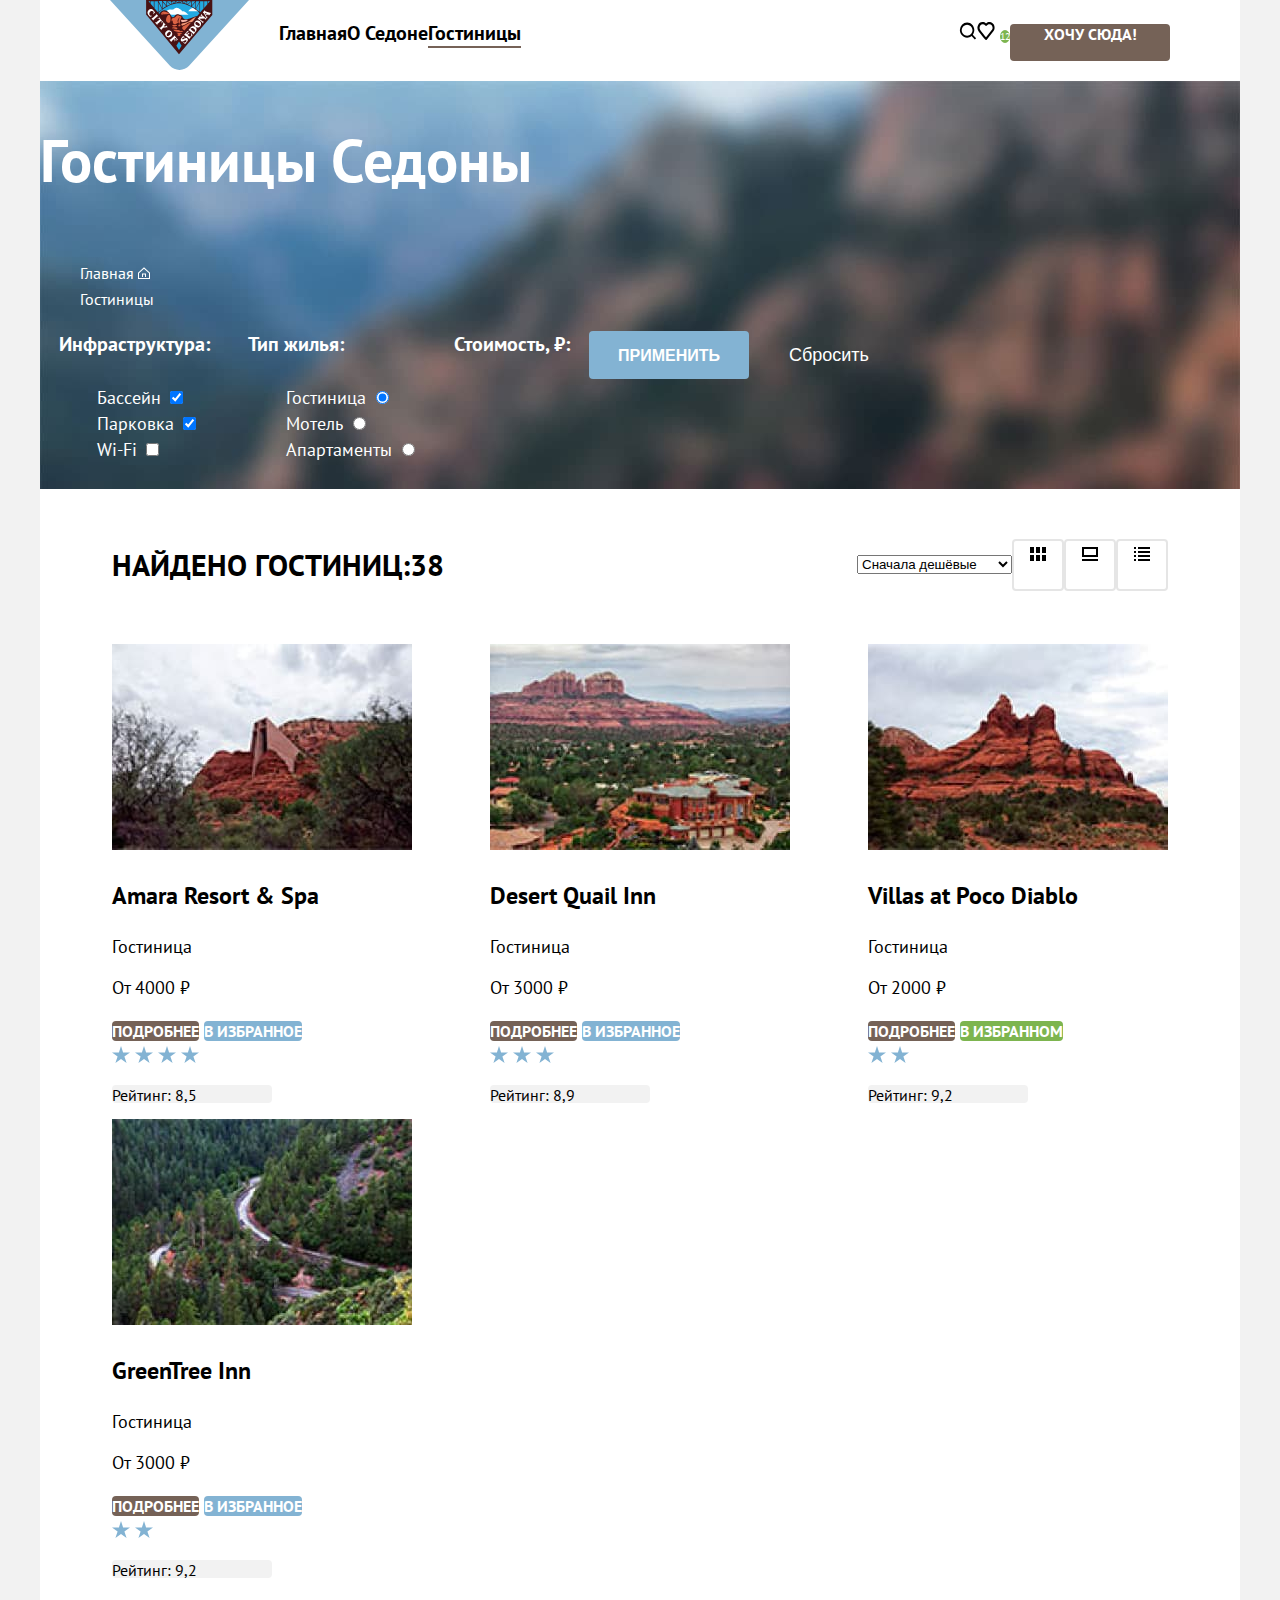
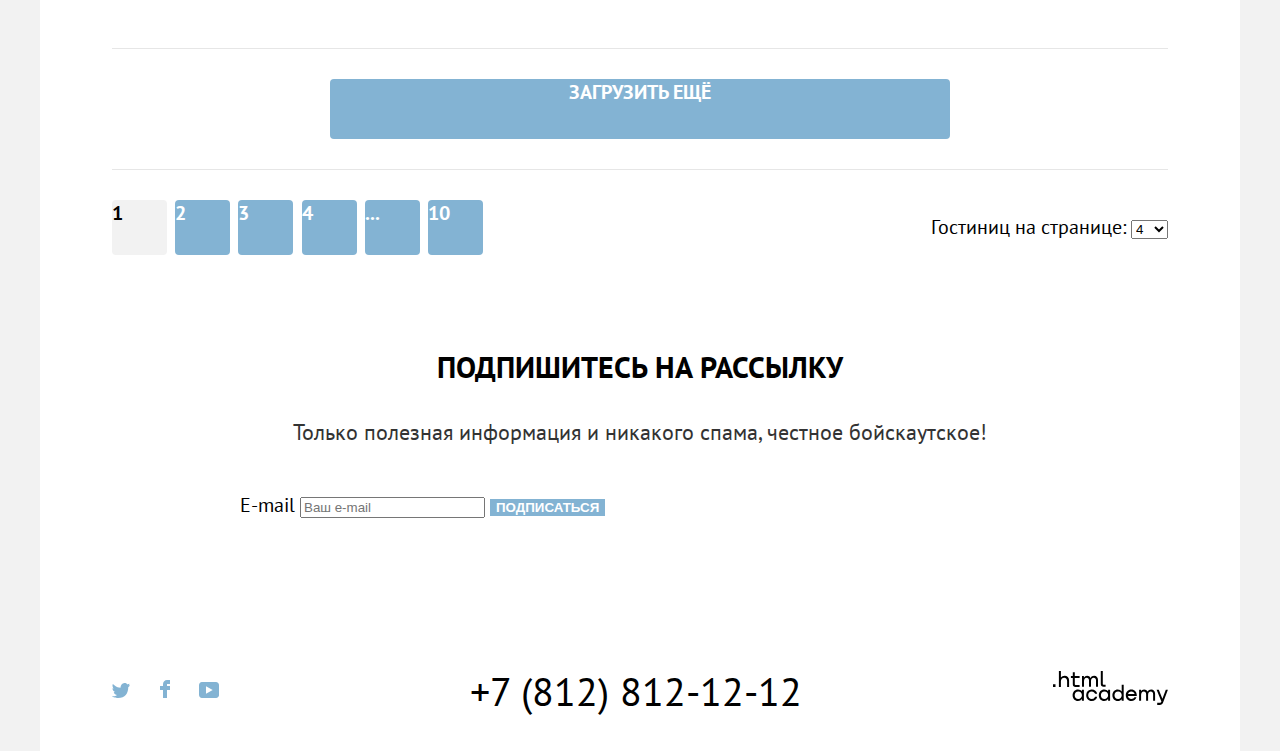
<file: 6/catalog.html>
<!DOCTYPE html>
<html lang="ru">
  <head>
    <meta charset="utf-8">
    <title>Каталог</title>
    <link rel="stylesheet" href="styles/styles.css">
    <base href="https://htmlacademy-htmlcss.github.io/2002115-sedona-33/6/">
</head>
  <body>
    <div class="page-container">
      <header class="page-header">
        <nav class="navigation">
          <a class="navigation-logo" href="index.html">
            <img class="page-header-logo" src="images/logo.svg" width="139" height="70" alt="Логотип города Седона">
          </a>
          <ul class="navigation-list">
            <li class="navigation-item">
              <a class="navigation-link" href="index.html">Главная</a>
            </li>
            <li class="navigation-item">
              <a class="navigation-link" href="about.html">О Седоне</a>
            </li>
            <li class="navigation-item">
              <a class="navigation-link navigation-link-current">Гостиницы</a>
            </li>
          </ul>
          <ul class="navigation-list navigation-user">
            <li class="navigation-item">
              <a class="navigation-link" href="#">
                <!-- <span class="visually-hidden">Поиск</span> -->
                <img src="images/search.svg" width="18" height="18" alt="Лупа">
              </a>
            </li>
            <li class="navigation-item">
              <a class="navigation-link" href="#">
                <!-- <span class="visually-hidden">Избранное</span> -->
                <img src="images/favorite.svg" width="18" height="18" alt="Сердце">
                <span class="counter">12</span>
              </a>
            </li>
            <li class="navigation-item button">
              <a class="navigation-link" href="#">Хочу сюда!</a>
            </li>
          </ul>
        </nav>
      </header>
      <main class="main-container main-inner">
        <header class="inner-header">
          <h1 class="inner-header-title">Гостиницы Седоны</h1>
          <ul class="breadcrumbs">
            <li class="breadcrumbs-item">
              <a class="breadcrumbs-link breadcrumbs-link-index" href="index.html">
                <span class="visually-hidden">Главная</span>
                <img src="images/breadcrumbs-index-icon.svg" width="12" height="12" alt="Домик">
              </a>
            </li>
            <li class="breadcrumbs-item">
              <a class="breadcrumbs-link">Гостиницы</a>
            </li>
          </ul>
          <section class="catalog-hotels">
            <!-- <h2 class="visually-hidden">Поиск гостиниц</h2> -->
            <form class="catalog-filter" action="https://echo.htmlacademy.ru/" method="post">
              <fieldset class="catalog-filter-group">
                <legend class="catalog-filter-title">Инфраструктура:</legend>
                <ul class="catalog-filter-list">
                  <li class="catalog-filter-item">
                    <label class="control" for="swimming-pool">Бассейн</label>
                    <input class="control-input" type="checkbox" id="swimming-pool" name="swimming-pool" checked>
                  </li>
                  <li class="catalog-filter-item">
                    <label class="control" for="parking">Парковка</label>
                    <input class="control-input" type="checkbox" id="parking" name="parking" checked>
                  </li>
                  <li class="catalog-filter-item">
                    <label class="control" for="wi-fi">Wi-Fi</label>
                    <input class="control-input" type="checkbox" id="wi-fi" name="wi-fi">
                  </li>
                </ul>
              </fieldset>
              <fieldset class="catalog-filter-group">
                <legend class="catalog-filter-title">Тип жилья:</legend>
                <ul class="catalog-filter-list">
                  <li class="catalog-filter-item">
                    <label class="control" for="hotel">Гостиница</label>
                    <input class="control-input" type="radio" id="hotel" name="accomodation-type" value="hotel" checked>
                  </li>
                  <li class="catalog-filter-item">
                    <label class="control" for="motel">Мотель</label>
                    <input class="control-input" type="radio" id="motel" name="accomodation-type" value="motel">
                  </li>
                  <li class="catalog-filter-item">
                    <label class="control" for="apartments">Апартаменты</label>
                    <input class="control-input" type="radio" id="apartments" name="accomodation-type" value="apartments">
                  </li>
                </ul>
              </fieldset>
              <fieldset class="catalog-filter-group">
                <legend class="catalog-filter-title">Стоимость, ₽:</legend>
              </fieldset>
              <button class="button apply-button" type="submit">Применить</button>
              <button class="button reset-button" type="reset">Сбросить</button>
            </form>
          </section>
        </header>
        <section class="search-results">
          <header class="search-results-header">
            <!-- <h2 class="visually-hidden">Результаты поиска</h2> -->
            <p class="search-results-amount">Найдено гостиниц:<span>38</span></p>
            <select class="control-select" aria-label="Сортировка">
              <option value="cheap">Сначала дешёвые</option>
              <option value="expensive">Сначала дорогие</option>
              <option value="popular">Сначала популярные</option>
            </select>
            <ul class="presentation-list">
              <li class="presentation-item">
                <a class="button presentation-button current-button" href="#">
                  <!-- <span class="visually-hidden">Показать карточки</span> -->
                  <img src="images/catalog-presentation-cards.svg" width="16" height="14" alt="Схема карточек">
                </a>
              </li>
              <li class="presentation-item">
                <a class="button presentation-button" href="#">
                  <!-- <span class="visually-hidden">Показать слайдшоу</span> -->
                  <img src="images/catalog-presentation-slideshow.svg" width="16" height="14" alt="Схема слайдшоу">
                </a>
              </li>
              <li class="presentation-item">
                <a class="button presentation-button" href="#">
                  <!-- <span class="visually-hidden">Показать список</span> -->
                  <img src="images/catalog-presentation-list.svg" width="16" height="14" alt="Схема списка">
                </a>
              </li>
            </ul>
          </header>
          <section class="hotel-catalog">
            <ul class="hotel-card-list">
              <li class="hotel-card-item">
                <article class="hotel-card">
                  <a class="hotel-card-link" href="#">
                    <img class="hotel-card-image" src="images/hotel-AmaraResort&Spa.jpg" width="300" height="206" alt="Отель Amara Resort & Spa">
                  </a>
                  <a class="hotel-card-link" href="#">
                    <h3 class="hotel-card-title">Amara Resort & Spa</h3>
                  </a>
                  <p class="hotel-card-description">Гостиница</p>
                  <p class="hotel-card-description">От 4000 ₽</p>
                  <a class="button details-button" href="#">Подробнее</a>
                  <a class="button favorites-button" href="#">В избранное</a>
                  <div class="hotel-category">
                    <!-- <span class="visually-hidden">Четыре звезды</span> -->
                    <img src="images/hotel-category-star.svg" width="18" height="17" alt="Звезда">
                    <img src="images/hotel-category-star.svg" width="18" height="17" alt="Звезда">
                    <img src="images/hotel-category-star.svg" width="18" height="17" alt="Звезда">
                    <img src="images/hotel-category-star.svg" width="18" height="17" alt="Звезда">
                  </div>
                  <p class="hotel-rating">Рейтинг: <span>8,5</span></p>
                </article>
              </li>
              <li class="hotel-card-item">
                <article class="hotel-card">
                  <a class="hotel-card-link" href="#">
                    <img class="hotel-card-image" src="images/hotel-DesertQuailInn.jpg" width="300" height="206" alt="Отель Desert Quail Inn">
                  </a>
                  <a class="hotel-card-link" href="#">
                    <h3 class="hotel-card-title">Desert Quail Inn</h3>
                  </a>
                  <p class="hotel-card-description">Гостиница</p>
                  <p class="hotel-card-description">От 3000 ₽</p>
                  <a class="button details-button" href="#">Подробнее</a>
                  <a class="button favorites-button" href="#">В избранное</a>
                  <div class="hotel-category">
                    <!-- <span class="visually-hidden">Три звезды</span> -->
                    <img src="images/hotel-category-star.svg" width="18" height="17" alt="Звезда">
                    <img src="images/hotel-category-star.svg" width="18" height="17" alt="Звезда">
                    <img src="images/hotel-category-star.svg" width="18" height="17" alt="Звезда">
                  </div>
                  <p class="hotel-rating">Рейтинг: <span>8,9</span></p>
                </article>
              </li>
              <li class="hotel-card-item">
                <article class="hotel-card">
                  <a class="hotel-card-link" href="#">
                    <img class="hotel-card-image" src="images/hotel-VillasAtPocoDiablo.jpg" width="300" height="206" alt="Отель Villas at Poco Diablo">
                  </a>
                  <a class="hotel-card-link" href="#">
                    <h3 class="hotel-card-title">Villas at Poco Diablo</h3>
                  </a>
                  <p class="hotel-card-description">Гостиница</p>
                  <p class="hotel-card-description">От 2000 ₽</p>
                  <a class="button details-button" href="#">Подробнее</a>
                  <a class="button favorites-button favorites-button-added" href="#">В избранном</a>
                  <div class="hotel-category">
                    <!-- <span class="visually-hidden">Две звезды</span> -->
                    <img src="images/hotel-category-star.svg" width="18" height="17" alt="Звезда">
                    <img src="images/hotel-category-star.svg" width="18" height="17" alt="Звезда">
                  </div>
                  <p class="hotel-rating">Рейтинг: <span>9,2</span></p>
                </article>
              </li>
              <li class="hotel-card-item">
                <article class="hotel-card">
                  <a class="hotel-card-link" href="#">
                    <img class="hotel-card-image" src="images/hotel-GreenTreeInn.jpg" width="300" height="206" alt="Отель GreenTree Inn">
                  </a>
                  <a class="hotel-card-link" href="#">
                    <h3 class="hotel-card-title">GreenTree Inn</h3>
                  </a>
                  <p class="hotel-card-description">Гостиница</p>
                  <p class="hotel-card-description">От 3000 ₽</p>
                  <a class="button details-button" href="#">Подробнее</a>
                  <a class="button favorites-button" href="#">В избранное</a>
                  <div class="hotel-category">
                    <!-- <span class="visually-hidden">Две звезды</span> -->
                    <img src="images/hotel-category-star.svg" width="18" height="17" alt="Звезда">
                    <img src="images/hotel-category-star.svg" width="18" height="17" alt="Звезда">
                  </div>
                  <p class="hotel-rating">Рейтинг: <span>9,2</span></p>
                </article>
              </li>
            </ul>
          </section>
        </section>
        <footer class="inner-footer">
          <div class="hotels-loading">
            <a class="button loading-button" href="#">
              <span>Загрузить ещё</span>
            </a>
          </div>
          <div class="inner-footer-container">
            <ul class="pagination">
              <li class="pagination-item">
                <a class="pagination-link pagination-current">1</a>
              </li>
              <li class="pagination-item">
                <a class="pagination-link" href="#">2</a>
              </li>
              <li class="pagination-item">
                <a class="pagination-link" href="#">3</a>
              </li>
              <li class="pagination-item">
                <a class="pagination-link" href="#">4</a>
              </li>
              <li class="pagination-item">
                <a class="pagination-link" href="#">...</a>
              </li>
              <li class="pagination-item">
                <a class="pagination-link" href="#">10</a>
              </li>
            </ul>
            <div>
              <label for="amount-select">Гостиниц на странице:</label>
              <select class="control-select" id="amount-select" name="results-amount">
                <option value="4">4</option>
                <option value="8">8</option>
                <option value="12">12</option>
              </select>
            </div>
          </div>
        </footer>
      </main>
      <footer class="page-footer">
        <section class="subscribtion">
          <!-- <h2 class="visually-hidden">Рассылка</h2> -->
          <p class="section-header">Подпишитесь на рассылку</p>
          <p class="section-description">Только полезная информация и никакого спама, честное бойскаутское!</p>
          <form class="subscribtion-form" action="https://echo.htmlacademy.ru/" method="post">
            <p class="subscribtion-form-email">
              <label for="subscribtion" class="visually-hidden">E-mail</label>
              <input type="email" id= "subscribtion" name="subscribtion" placeholder="Ваш e-mail">
              <button class="button subscribtion-button" type="submit">Подписаться</button>
            </p>
          </form>
        </section>
        <section class="contacts">
          <!-- <h2 class="visually-hidden">Контакты</h2> -->
          <ul class="footer-social-list">
            <li class="footer-social-item">
              <a class="button social-button" href="https://twitter.com/htmlacademy_ru">
                <!-- <span class="visually-hidden">Twitter</span> -->
                <img src="images/twitter-icon.svg" width="18" height="15" alt="Логотип Twitter">
              </a>
            </li>
            <li class="footer-social-item">
              <a class="button social-button" href="https://www.facebook.com/htmlacademy">
                <!-- <span class="visually-hidden">Facebook</span> -->
                <img src="images/facebook-icon.svg" width="10" height="18" alt="Логотип Facebook">
              </a>
            </li>
            <li class="footer-social-item">
              <a class="button social-button" href="https://www.youtube.com/c/HTMLAcademyRUS">
                <!-- <span class="visually-hidden">Youtube</span> -->
                <img src="images/youtube-icon.svg" width="20" height="16" alt="Логотип Yotube">
              </a>
            </li>
          </ul>
          <a class="contacts-phone" href="tel:+78128121212">+7 (812) 812-12-12</a>
          <a href="https://htmlacademy.ru/">
            <img class="logo" src="images/html-academy-logo.svg" width="115" height="34" alt="Логотип .html academy">
          </a>
        </section>
      </footer>
     </div>
  </body>
</html>
</file>
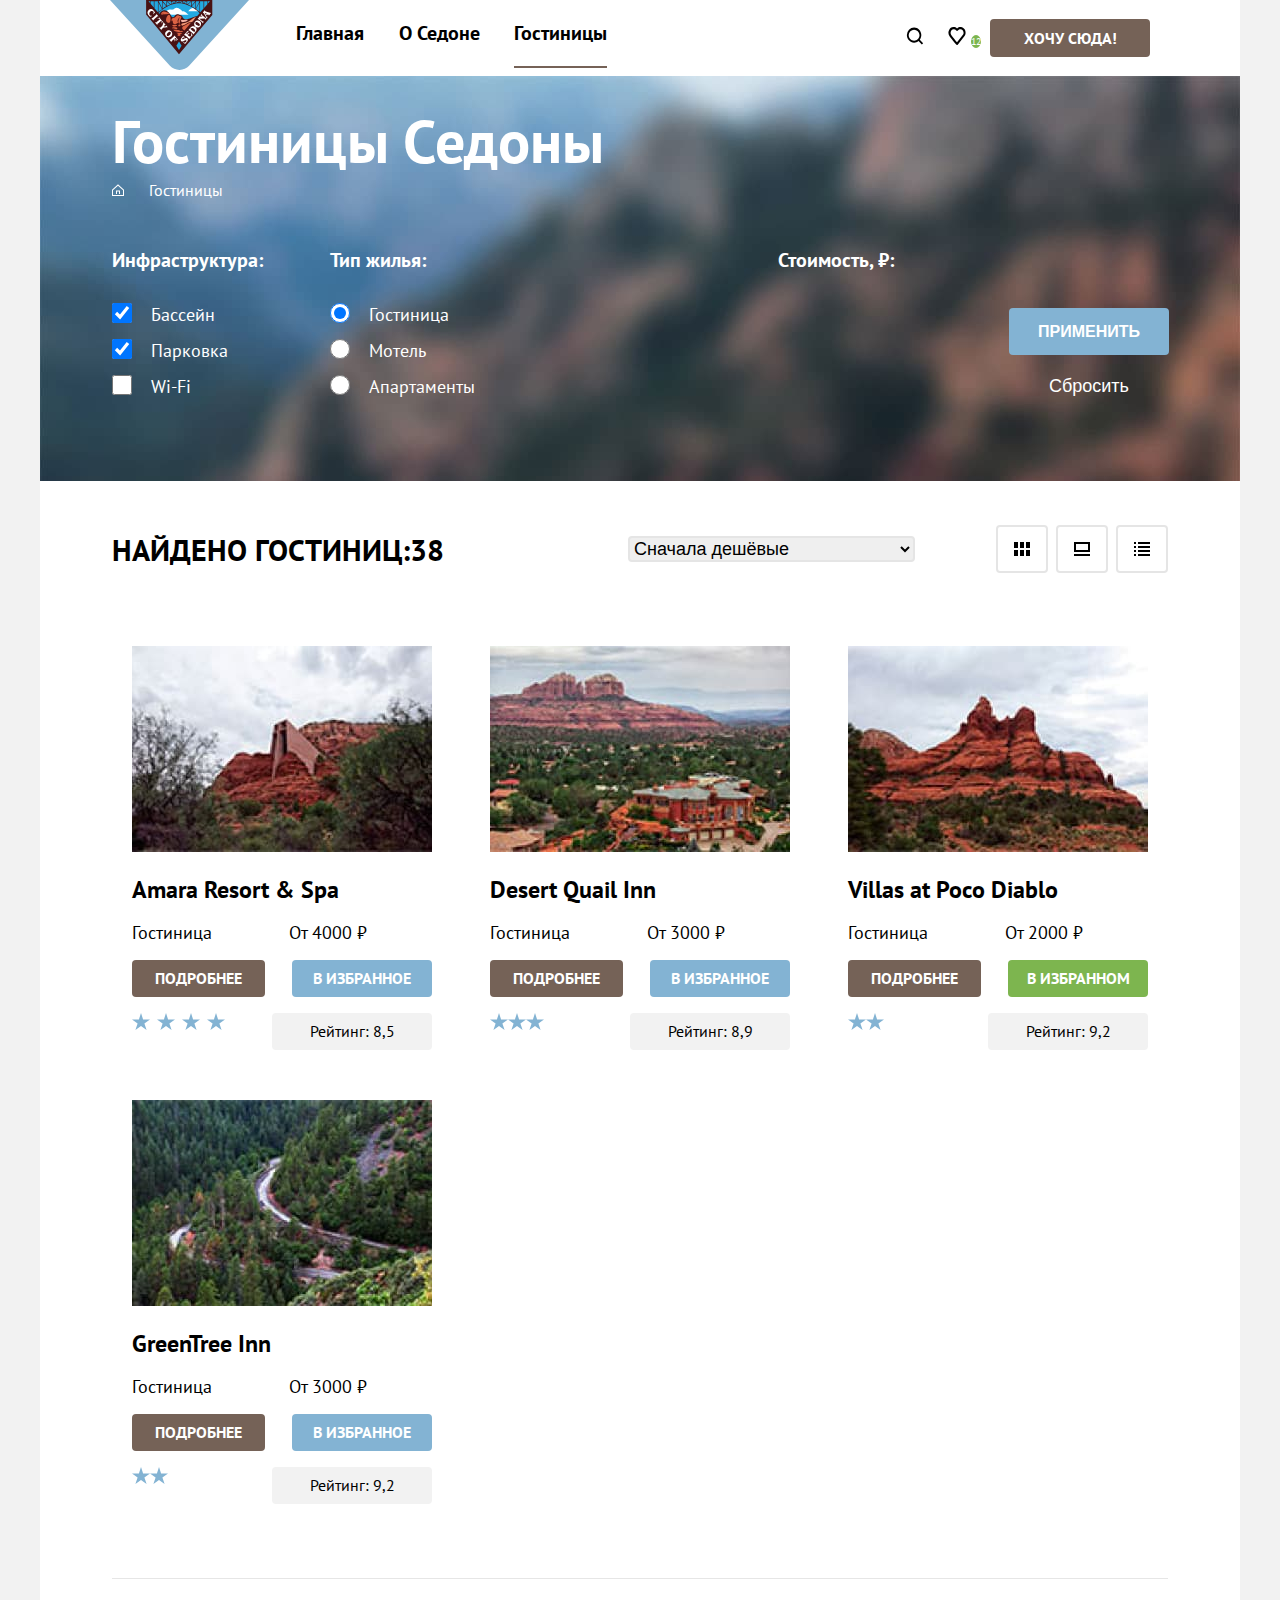
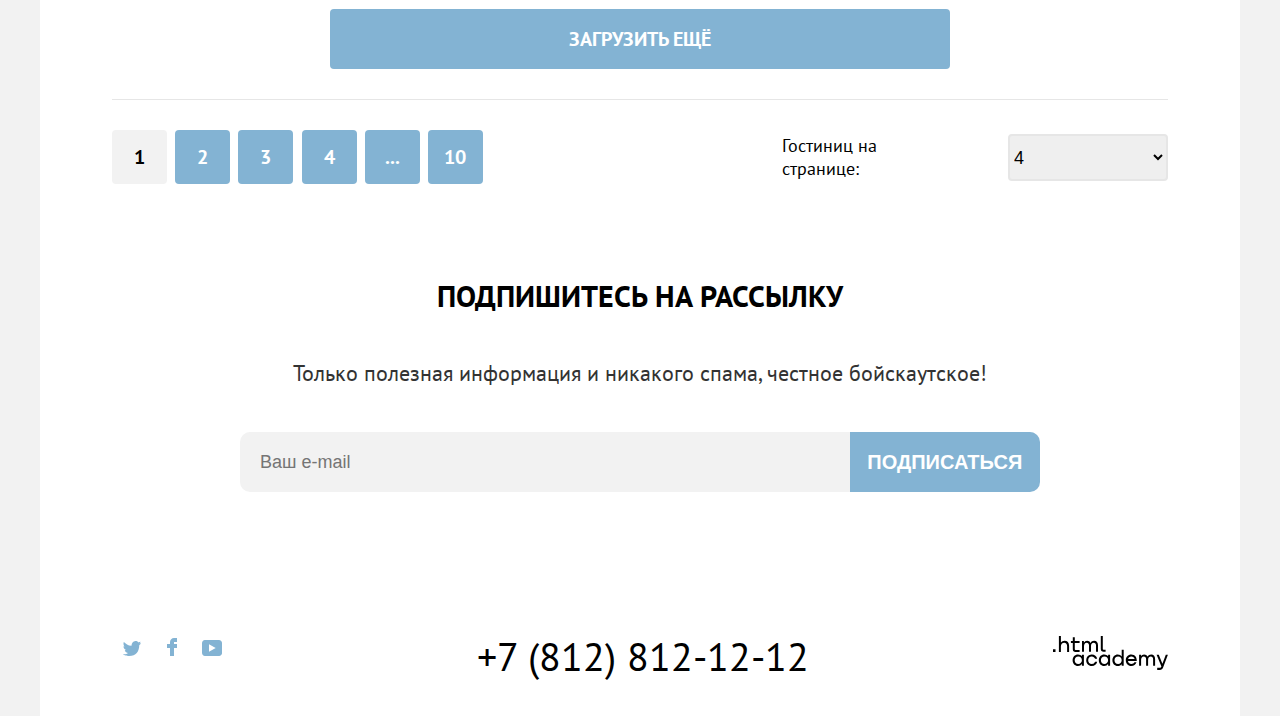
<file: 7/catalog.html>
<!DOCTYPE html>
<html lang="ru">
  <head>
    <meta charset="utf-8">
    <title>Каталог</title>
    <link rel="stylesheet" href="styles/styles.css">
    <base href="https://htmlacademy-htmlcss.github.io/2002115-sedona-33/7/">
</head>
  <body>
    <div class="page-container">
      <header class="page-header">
        <nav class="navigation">
          <a class="navigation-logo" href="index.html">
            <img class="page-header-logo" src="images/logo.svg" width="139" height="70" alt="Логотип города Седона">
          </a>
          <ul class="navigation-list">
            <li class="navigation-item">
              <a class="navigation-link" href="index.html">Главная</a>
            </li>
            <li class="navigation-item">
              <a class="navigation-link" href="about.html">О Седоне</a>
            </li>
            <li class="navigation-item">
              <a class="navigation-link navigation-link-current">Гостиницы</a>
            </li>
          </ul>
          <ul class="navigation-list navigation-user">
            <li class="navigation-item">
              <a class="navigation-link" href="#">
                <span class="visually-hidden">Поиск</span>
                <img src="images/search.svg" width="18" height="18" alt="Лупа">
              </a>
            </li>
            <li class="navigation-item">
              <a class="navigation-link" href="#">
                <span class="visually-hidden">Избранное</span>
                <img src="images/favorite.svg" width="18" height="18" alt="Сердце">
                <span class="counter">12</span>
              </a>
            </li>
            <li class="navigation-item button">
              <a class="button navigation-button" href="#">Хочу сюда!</a>
            </li>
          </ul>
        </nav>
      </header>
      <main class="main-container main-inner">
        <header class="inner-header">
          <h1 class="inner-header-title">Гостиницы Седоны</h1>
          <ul class="breadcrumbs">
            <li class="breadcrumbs-item">
              <a class="breadcrumbs-link breadcrumbs-link-index" href="index.html">
                <span class="visually-hidden">Главная</span>
                <img src="images/breadcrumbs-index-icon.svg" width="12" height="12" alt="Домик">
              </a>
            </li>
            <li class="breadcrumbs-item">
              <a class="breadcrumbs-link">Гостиницы</a>
            </li>
          </ul>
          <section class="catalog-hotels">
            <h2 class="visually-hidden">Поиск гостиниц</h2>
            <form class="catalog-filter" action="https://echo.htmlacademy.ru/" method="post">
              <fieldset class="catalog-filter-group">
                <legend class="catalog-filter-title">Инфраструктура:</legend>
                <ul class="catalog-filter-list">
                  <li class="catalog-filter-item">
                    <label class="control" for="swimming-pool">Бассейн</label>
                    <input class="control-input" type="checkbox" id="swimming-pool" name="swimming-pool" checked>
                  </li>
                  <li class="catalog-filter-item">
                    <label class="control" for="parking">Парковка</label>
                    <input class="control-input" type="checkbox" id="parking" name="parking" checked>
                  </li>
                  <li class="catalog-filter-item">
                    <label class="control" for="wi-fi">Wi-Fi</label>
                    <input class="control-input" type="checkbox" id="wi-fi" name="wi-fi">
                  </li>
                </ul>
              </fieldset>
              <fieldset class="catalog-filter-group">
                <legend class="catalog-filter-title">Тип жилья:</legend>
                <ul class="catalog-filter-list">
                  <li class="catalog-filter-item">
                    <label class="control" for="hotel">Гостиница</label>
                    <input class="control-input" type="radio" id="hotel" name="accomodation-type" value="hotel" checked>
                  </li>
                  <li class="catalog-filter-item">
                    <label class="control" for="motel">Мотель</label>
                    <input class="control-input" type="radio" id="motel" name="accomodation-type" value="motel">
                  </li>
                  <li class="catalog-filter-item">
                    <label class="control" for="apartments">Апартаменты</label>
                    <input class="control-input" type="radio" id="apartments" name="accomodation-type" value="apartments">
                  </li>
                </ul>
              </fieldset>
              <fieldset class="catalog-filter-group">
                <legend class="catalog-filter-title">Стоимость, ₽:</legend>
              </fieldset>
              <div class="catalog-filter-buttons">
                <button class="button apply-button" type="submit">Применить</button>
                <button class="button reset-button" type="reset">Сбросить</button>
              </div>
            </form>
          </section>
        </header>
        <section class="search-results">
          <header class="search-results-header">
            <h2 class="visually-hidden">Результаты поиска</h2>
            <p class="search-results-amount">Найдено гостиниц:<span>38</span></p>
            <select class="control-select" aria-label="Сортировка">
              <option value="cheap">Сначала дешёвые</option>
              <option value="expensive">Сначала дорогие</option>
              <option value="popular">Сначала популярные</option>
            </select>
            <ul class="presentation-list">
              <li class="presentation-item">
                <a class="button presentation-button current-button" href="#">
                  <span class="visually-hidden">Показать карточки</span>
                  <img src="images/catalog-presentation-cards.svg" width="16" height="14" alt="Схема карточек">
                </a>
              </li>
              <li class="presentation-item">
                <a class="button presentation-button" href="#">
                  <span class="visually-hidden">Показать слайдшоу</span>
                  <img src="images/catalog-presentation-slideshow.svg" width="16" height="14" alt="Схема слайдшоу">
                </a>
              </li>
              <li class="presentation-item">
                <a class="button presentation-button" href="#">
                  <span class="visually-hidden">Показать список</span>
                  <img src="images/catalog-presentation-list.svg" width="16" height="14" alt="Схема списка">
                </a>
              </li>
            </ul>
          </header>
          <section class="hotel-catalog">
            <ul class="hotel-card-list">
              <li class="hotel-card-item">
                <article class="hotel-card">
                  <a class="hotel-card-link" href="#">
                    <img class="hotel-card-image" src="images/hotel-AmaraResort&Spa.jpg" width="300" height="206" alt="Отель Amara Resort & Spa">
                  </a>
                  <a class="hotel-card-link" href="#">
                    <h3 class="hotel-card-title">Amara Resort & Spa</h3>
                  </a>
                  <div class="card-description-container">
                    <p class="hotel-card-description">Гостиница</p>
                    <p class="hotel-card-description">От 4000 ₽</p>
                  </div>
                  <div class="card-buttons-container">
                    <a class="button details-button" href="#">Подробнее</a>
                    <a class="button favorites-button" href="#">В избранное</a>
                  </div>
                  <div class="card-category-container">
                    <div class="hotel-category">
                      <span class="visually-hidden">Четыре звезды</span>
                      <img class="category-star" src="images/hotel-category-star.svg" width="18" height="17" alt="Звезда">
                      <img class="category-star" src="images/hotel-category-star.svg" width="18" height="17" alt="Звезда">
                      <img class="category-star" src="images/hotel-category-star.svg" width="18" height="17" alt="Звезда">
                      <img class="category-star" src="images/hotel-category-star.svg" width="18" height="17" alt="Звезда">
                    </div>
                    <p class="hotel-rating">Рейтинг: <span>8,5</span></p>
                </div>
                </article>
              </li>
              <li class="hotel-card-item">
                <article class="hotel-card">
                  <a class="hotel-card-link" href="#">
                    <img class="hotel-card-image" src="images/hotel-DesertQuailInn.jpg" width="300" height="206" alt="Отель Desert Quail Inn">
                  </a>
                  <a class="hotel-card-link" href="#">
                    <h3 class="hotel-card-title">Desert Quail Inn</h3>
                  </a>
                  <div class="card-description-container">
                    <p class="hotel-card-description">Гостиница</p>
                    <p class="hotel-card-description">От 3000 ₽</p>
                  </div>
                  <div class="card-buttons-container">
                    <a class="button details-button" href="#">Подробнее</a>
                    <a class="button favorites-button" href="#">В избранное</a>
                  </div>
                  <div class="card-category-container">
                    <div class="hotel-category">
                      <span class="visually-hidden">Три звезды</span>
                      <img src="images/hotel-category-star.svg" width="18" height="17" alt="Звезда">
                      <img src="images/hotel-category-star.svg" width="18" height="17" alt="Звезда">
                      <img src="images/hotel-category-star.svg" width="18" height="17" alt="Звезда">
                    </div>
                    <p class="hotel-rating">Рейтинг: <span>8,9</span></p>
                  </div>
                </article>
              </li>
              <li class="hotel-card-item">
                <article class="hotel-card">
                  <a class="hotel-card-link" href="#">
                    <img class="hotel-card-image" src="images/hotel-VillasAtPocoDiablo.jpg" width="300" height="206" alt="Отель Villas at Poco Diablo">
                  </a>
                  <a class="hotel-card-link" href="#">
                    <h3 class="hotel-card-title">Villas at Poco Diablo</h3>
                  </a>
                  <div class="card-description-container">
                    <p class="hotel-card-description">Гостиница</p>
                    <p class="hotel-card-description">От 2000 ₽</p>
                  </div>
                  <div class="card-buttons-container">
                    <a class="button details-button" href="#">Подробнее</a>
                    <a class="button favorites-button favorites-button-added" href="#">В избранном</a>
                  </div>
                  <div class="card-category-container">
                    <div class="hotel-category">
                      <span class="visually-hidden">Две звезды</span>
                      <img src="images/hotel-category-star.svg" width="18" height="17" alt="Звезда">
                      <img src="images/hotel-category-star.svg" width="18" height="17" alt="Звезда">
                    </div>
                    <p class="hotel-rating">Рейтинг: <span>9,2</span></p>
                  </div>
                </article>
              </li>
              <li class="hotel-card-item">
                <article class="hotel-card">
                  <a class="hotel-card-link" href="#">
                    <img class="hotel-card-image" src="images/hotel-GreenTreeInn.jpg" width="300" height="206" alt="Отель GreenTree Inn">
                  </a>
                  <a class="hotel-card-link" href="#">
                    <h3 class="hotel-card-title">GreenTree Inn</h3>
                  </a>
                  <div class="card-description-container">
                    <p class="hotel-card-description">Гостиница</p>
                    <p class="hotel-card-description">От 3000 ₽</p>
                  </div>
                  <div class="card-buttons-container">
                    <a class="button details-button" href="#">Подробнее</a>
                    <a class="button favorites-button" href="#">В избранное</a>
                  </div>
                  <div class="card-category-container">
                    <div class="hotel-category">
                      <span class="visually-hidden">Две звезды</span>
                      <img src="images/hotel-category-star.svg" width="18" height="17" alt="Звезда">
                      <img src="images/hotel-category-star.svg" width="18" height="17" alt="Звезда">
                    </div>
                    <p class="hotel-rating">Рейтинг: <span>9,2</span></p>
                  </div>
                </article>
              </li>
            </ul>
          </section>
        </section>
        <footer class="inner-footer">
          <div class="hotels-loading">
            <a class="button loading-button" href="#">
              <span>Загрузить ещё</span>
            </a>
          </div>
          <div class="inner-footer-container">
            <ul class="pagination">
              <li class="pagination-item">
                <a class="pagination-link pagination-current">1</a>
              </li>
              <li class="pagination-item">
                <a class="pagination-link" href="#">2</a>
              </li>
              <li class="pagination-item">
                <a class="pagination-link" href="#">3</a>
              </li>
              <li class="pagination-item">
                <a class="pagination-link" href="#">4</a>
              </li>
              <li class="pagination-item">
                <a class="pagination-link" href="#">...</a>
              </li>
              <li class="pagination-item">
                <a class="pagination-link" href="#">10</a>
              </li>
            </ul>
            <div class="amount-select-container">
              <label for="amount-select">Гостиниц на странице:</label>
              <select class="control-select" id="amount-select" name="results-amount">
                <option value="4">4</option>
                <option value="8">8</option>
                <option value="12">12</option>
              </select>
            </div>
          </div>
        </footer>
      </main>
      <footer class="page-footer">
        <section class="subscribtion subscribtion-catalog">
          <h2 class="visually-hidden">Рассылка</h2>
          <p class="section-title">Подпишитесь на рассылку</p>
          <p class="section-description">Только полезная информация и никакого спама, честное бойскаутское!</p>
          <form class="subscribtion-form" action="https://echo.htmlacademy.ru/" method="post">
            <p class="subscribtion-form-email">
              <label for="subscribtion" class="visually-hidden">E-mail</label>
              <input type="email" id= "subscribtion" name="subscribtion" placeholder="Ваш e-mail">
              <button class="button subscribtion-button" type="submit">Подписаться</button>
            </p>
          </form>
        </section>
        <section class="contacts">
          <h2 class="visually-hidden">Контакты</h2>
          <ul class="footer-social-list">
            <li class="footer-social-item">
              <a class="button social-button" href="https://twitter.com/htmlacademy_ru">
                <span class="visually-hidden">Twitter</span>
                <img src="images/twitter-icon.svg" width="18" height="15" alt="Логотип Twitter">
              </a>
            </li>
            <li class="footer-social-item">
              <a class="button social-button" href="https://www.facebook.com/htmlacademy">
                <span class="visually-hidden">Facebook</span>
                <img src="images/facebook-icon.svg" width="10" height="18" alt="Логотип Facebook">
              </a>
            </li>
            <li class="footer-social-item">
              <a class="button social-button" href="https://www.youtube.com/c/HTMLAcademyRUS">
                <span class="visually-hidden">Youtube</span>
                <img src="images/youtube-icon.svg" width="20" height="16" alt="Логотип Yotube">
              </a>
            </li>
          </ul>
          <a class="contacts-phone" href="tel:+78128121212">+7 (812) 812-12-12</a>
          <a href="https://htmlacademy.ru/">
            <img class="logo" src="images/html-academy-logo.svg" width="115" height="34" alt="Логотип .html academy">
          </a>
        </section>
      </footer>
     </div>
  </body>
</html>
</file>
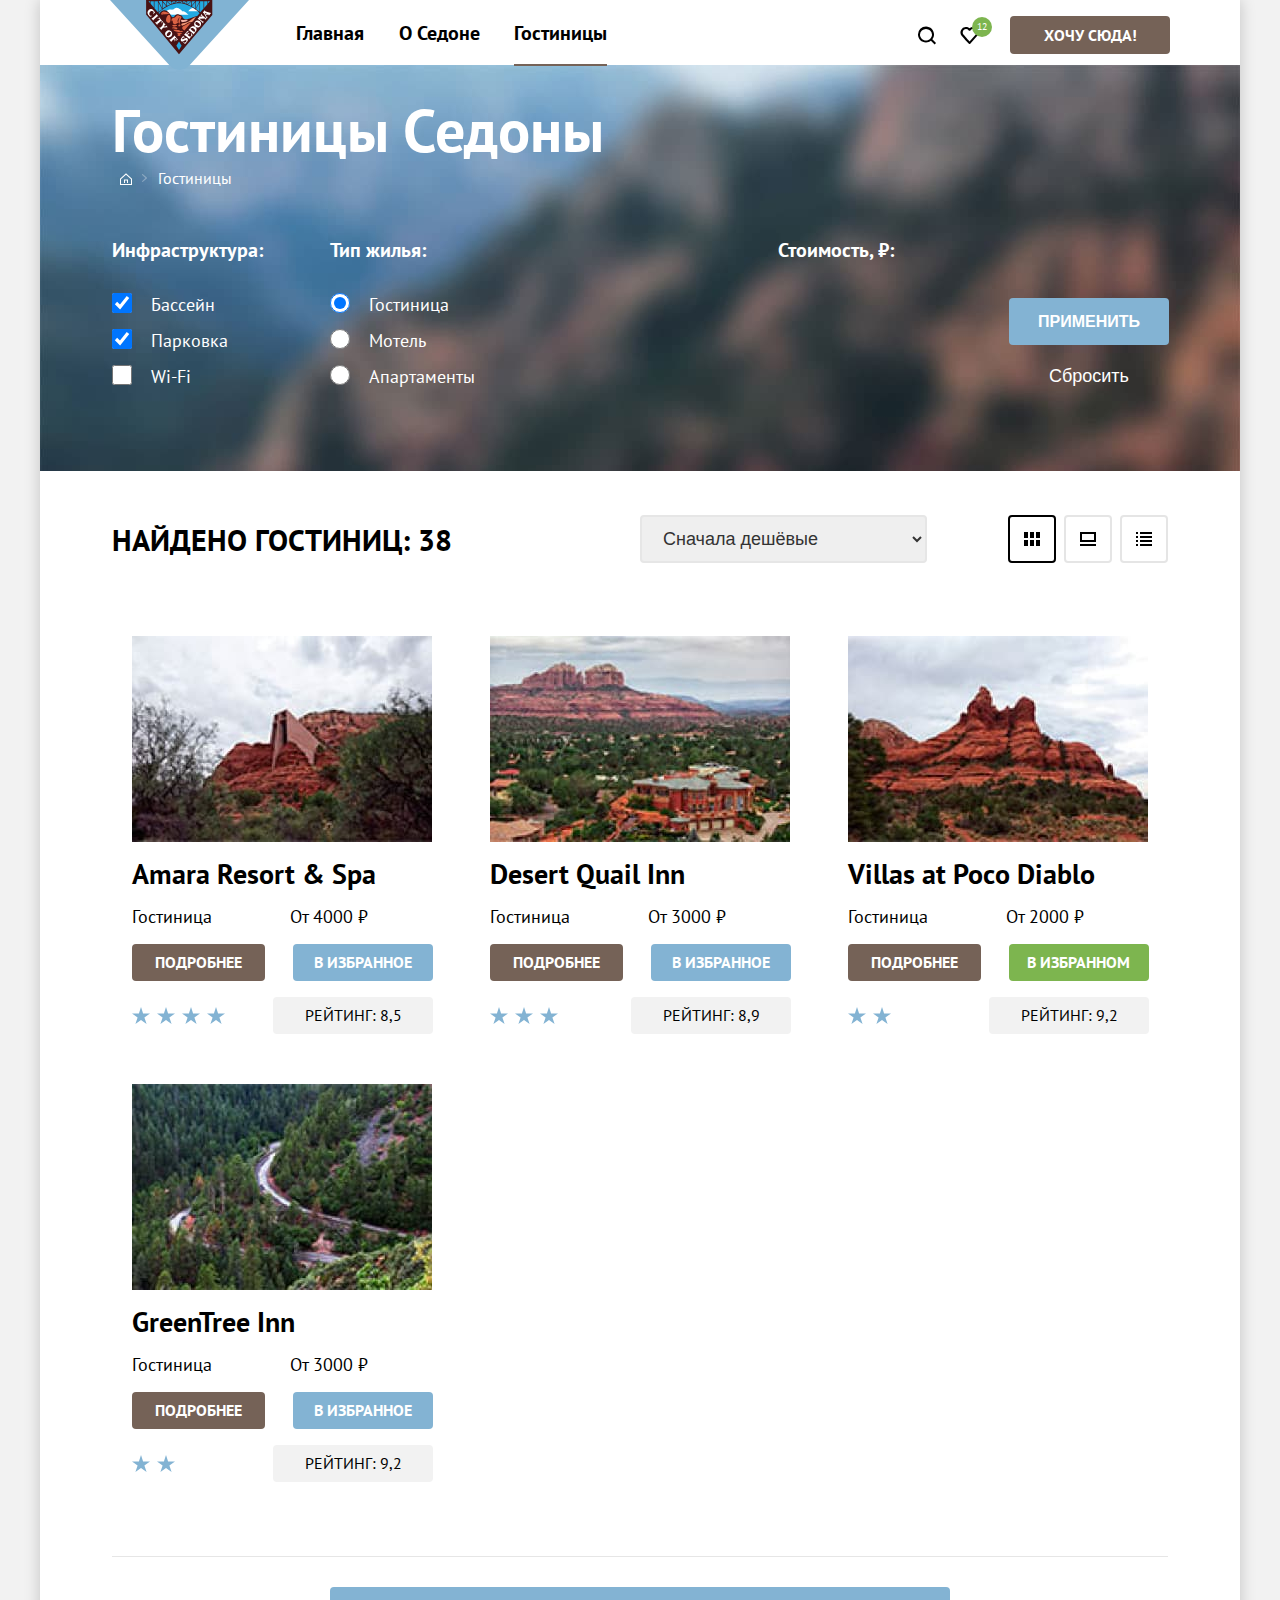
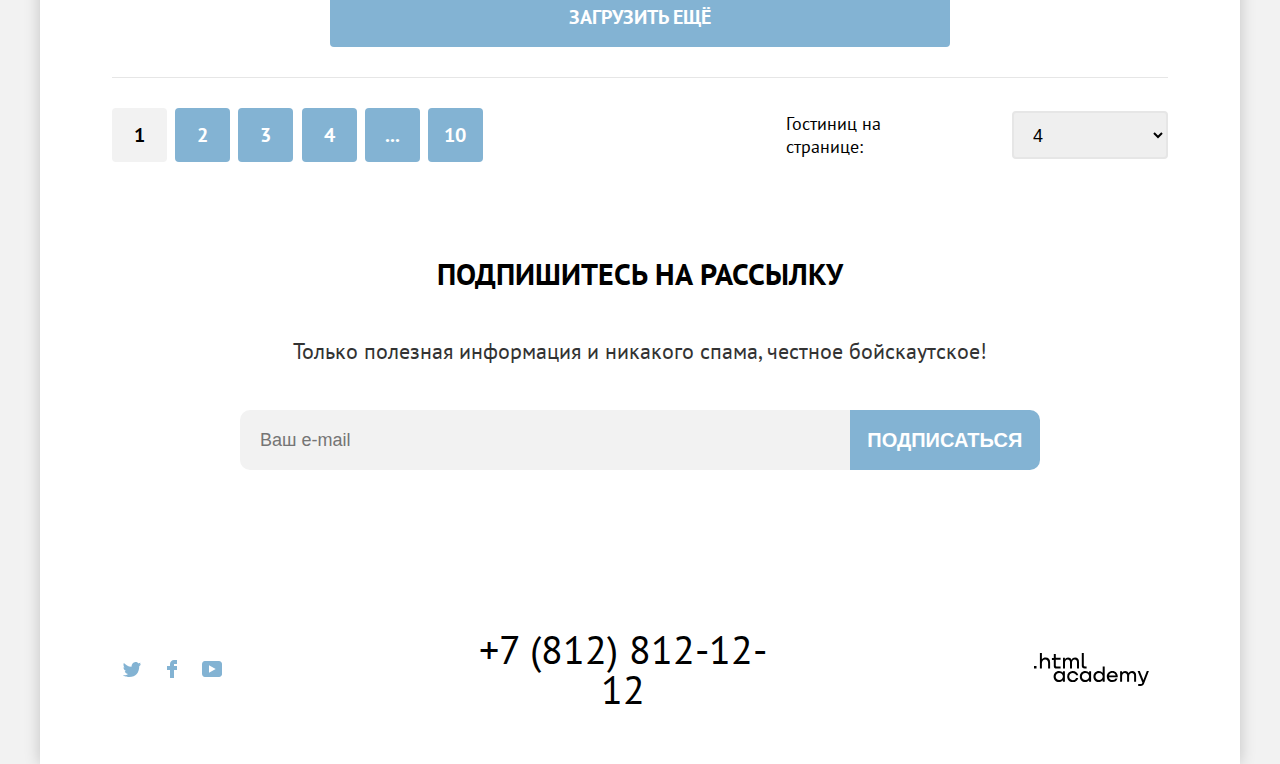
<file: 8/catalog.html>
<!DOCTYPE html>
<html lang="ru">
  <head>
    <meta charset="utf-8">
    <title>Каталог</title>
    <link rel="stylesheet" href="styles/styles.css">
    <base href="https://htmlacademy-htmlcss.github.io/2002115-sedona-33/8/">
</head>
  <body>
    <div class="page-container">
      <header class="page-header">
        <nav class="navigation">
          <a class="navigation-logo" href="index.html">
            <img class="page-header-logo" src="images/logo.svg" width="139" height="70" alt="Логотип города Седона">
          </a>
          <ul class="navigation-list">
            <li class="navigation-item">
              <a class="navigation-link" href="index.html">Главная</a>
            </li>
            <li class="navigation-item">
              <a class="navigation-link" href="about.html">О Седоне</a>
            </li>
            <li class="navigation-item">
              <a class="navigation-link navigation-link-current">Гостиницы</a>
            </li>
          </ul>
          <ul class="navigation-list navigation-user">
            <li class="navigation-item">
              <a class="navigation-link" href="#">
                <svg class="navigation-icon" aria-hidden="true" focusable="false" width="20" height="19" fill="none" xmlns="http://www.w3.org/2000/svg">
                  <path d="m19.03 17.05-3.71-3.7c1-1.3 1.7-3 1.7-4.9 0-4.4-3.61-8-8.02-8a8.12 8.12 0 0 0-8.03 8.1c0 4.4 3.61 8 8.03 8 1.8 0 3.5-.6 4.91-1.7l3.71 3.7 1.4-1.5ZM9 14.55c-3.31 0-6.02-2.7-6.02-6a6.03 6.03 0 0 1 12.03 0c0 3.3-2.7 6-6.01 6Z"/>
                </svg>
                <span class="visually-hidden">Поиск</span>
              </a>
            </li>
            <li class="navigation-item">
              <a class="navigation-link" href="#">
                <svg class="navigation-icon" aria-hidden="true" focusable="false" width="19" height="17" fill="none" xmlns="http://www.w3.org/2000/svg">
                  <path d="M9.44 17c-.3 0-.6-.1-.8-.4-5.41-6.1-6.72-7.5-7.02-7.9A5.4 5.4 0 0 1 6.03 0c1.3 0 2.51.5 3.51 1.3a5.47 5.47 0 0 1 9.03 4.1c0 1.3-.5 2.5-1.3 3.4l-7.02 7.9c-.2.2-.4.3-.8.3ZM3.43 7.5c.3.4 3.5 4 6.11 6.9l6.22-7c.5-.5.7-1.2.7-2 0-1.8-1.5-3.3-3.3-3.3-1 0-2.01.5-2.71 1.3-.3.3-.6.4-.9.4-.3 0-.6-.2-.8-.4a3.7 3.7 0 0 0-2.72-1.3c-1.8 0-3.3 1.5-3.3 3.3-.1.9.3 1.6.7 2.1-.1 0-.1 0 0 0Z"/>
                </svg>
                <span class="visually-hidden">Избранное</span>
                <span class="counter">12</span>
              </a>
            </li>
            <li class="navigation-item user-item">
              <a class="button navigation-button" href="#">Хочу сюда!</a>
            </li>
          </ul>
        </nav>
      </header>
      <main class="main-container main-inner">
        <header class="inner-header">
          <h1 class="inner-header-title">Гостиницы Седоны</h1>
          <ul class="breadcrumbs">
            <li class="breadcrumbs-item">
              <a class="breadcrumbs-link breadcrumbs-link-index" href="index.html">
                <span class="visually-hidden">Главная</span>
                <svg class="index-icon" aria-hidden="true" focusable="false" width="12" height="12" fill="none" xmlns="http://www.w3.org/2000/svg">
                  <path d="M6 .3 0 5.8V12h12V5.8L6 .3ZM11 11H1V6.2l5-4.5 5 4.5V11Z" fill="#fff"/><path d="M4 10h1V7.5h2V10h1V6.5H4V10Z" fill="#fff"/>
                </svg>
              </a>
            </li>
            <li class="breadcrumbs-item">
              <a class="breadcrumbs-link" href="#">Гостиницы</a>
            </li>
          </ul>
          <section class="catalog-hotels">
            <h2 class="visually-hidden">Поиск гостиниц</h2>
            <form class="catalog-filter" action="https://echo.htmlacademy.ru/" method="post">
              <fieldset class="catalog-filter-group">
                <legend class="catalog-filter-title">Инфраструктура:</legend>
                <ul class="catalog-filter-list">
                  <li class="catalog-filter-item">
                    <label class="control" for="swimming-pool">Бассейн</label>
                    <input class="control-input" type="checkbox" id="swimming-pool" name="swimming-pool" checked>
                  </li>
                  <li class="catalog-filter-item">
                    <label class="control" for="parking">Парковка</label>
                    <input class="control-input" type="checkbox" id="parking" name="parking" checked>
                  </li>
                  <li class="catalog-filter-item">
                    <label class="control" for="wi-fi">Wi-Fi</label>
                    <input class="control-input" type="checkbox" id="wi-fi" name="wi-fi">
                  </li>
                </ul>
              </fieldset>
              <fieldset class="catalog-filter-group">
                <legend class="catalog-filter-title">Тип жилья:</legend>
                <ul class="catalog-filter-list">
                  <li class="catalog-filter-item">
                    <label class="control" for="hotel">Гостиница</label>
                    <input class="control-input" type="radio" id="hotel" name="accomodation-type" value="hotel" checked>
                  </li>
                  <li class="catalog-filter-item">
                    <label class="control" for="motel">Мотель</label>
                    <input class="control-input" type="radio" id="motel" name="accomodation-type" value="motel">
                  </li>
                  <li class="catalog-filter-item">
                    <label class="control" for="apartments">Апартаменты</label>
                    <input class="control-input" type="radio" id="apartments" name="accomodation-type" value="apartments">
                  </li>
                </ul>
              </fieldset>
              <fieldset class="catalog-filter-group">
                <legend class="catalog-filter-title">Стоимость, ₽:</legend>
              </fieldset>
              <div class="catalog-filter-buttons">
                <button class="button apply-button" type="submit">Применить</button>
                <button class="button reset-button" type="reset">Сбросить</button>
              </div>
            </form>
          </section>
        </header>
        <section class="search-results">
          <header class="search-results-header">
            <h2 class="visually-hidden">Результаты поиска</h2>
            <p class="search-results-amount">Найдено гостиниц: <span>38</span></p>
            <select class="control-select" aria-label="Сортировка">
              <option value="cheap">Сначала дешёвые</option>
              <option value="expensive">Сначала дорогие</option>
              <option value="popular">Сначала популярные</option>
            </select>
            <ul class="presentation-list">
              <li class="presentation-item">
                <a class="button presentation-button current-button" href="#">
                  <span class="visually-hidden">Показать карточки</span>
                  <img src="images/catalog-presentation-cards.svg" width="16" height="14" alt="Схема карточек">
                </a>
              </li>
              <li class="presentation-item">
                <a class="button presentation-button" href="#">
                  <span class="visually-hidden">Показать слайдшоу</span>
                  <img src="images/catalog-presentation-slideshow.svg" width="16" height="14" alt="Схема слайдшоу">
                </a>
              </li>
              <li class="presentation-item">
                <a class="button presentation-button" href="#">
                  <span class="visually-hidden">Показать список</span>
                  <img src="images/catalog-presentation-list.svg" width="16" height="14" alt="Схема списка">
                </a>
              </li>
            </ul>
          </header>
          <section class="hotel-catalog">
            <ul class="hotel-card-list">
              <li class="hotel-card-item">
                <article class="hotel-card">
                  <a class="hotel-card-link hotel-card-image" href="#">
                    <img src="images/hotel-AmaraResort&Spa.jpg" width="300" height="206" alt="Отель Amara Resort & Spa">
                  </a>
                  <a class="hotel-card-link hotel-card-title" href="#">
                    <h3>Amara Resort & Spa</h3>
                  </a>
                  <p class="hotel-card-description">Гостиница</p>
                  <p class="hotel-card-description">От 4000 ₽</p>
                  <a class="button details-button" href="#">Подробнее</a>
                  <a class="button favorites-button" href="#">В избранное</a>
                  <div class="category-rating-container">
                    <div class="hotel-category">
                      <span class="visually-hidden">Четыре звезды</span>
                      <img class="category-star" src="images/hotel-category-star.svg" width="18" height="17" alt="Звезда">
                      <img class="category-star" src="images/hotel-category-star.svg" width="18" height="17" alt="Звезда">
                      <img class="category-star" src="images/hotel-category-star.svg" width="18" height="17" alt="Звезда">
                      <img class="category-star" src="images/hotel-category-star.svg" width="18" height="17" alt="Звезда">
                    </div>
                    <p class="hotel-rating">Рейтинг: <span>8,5</span></p>
                  </div>
                </article>
              </li>
              <li class="hotel-card-item">
                <article class="hotel-card">
                  <a class="hotel-card-link hotel-card-image" href="#">
                    <img src="images/hotel-DesertQuailInn.jpg" width="300" height="206" alt="Отель Amara Resort & Spa">
                  </a>
                  <a class="hotel-card-link hotel-card-title" href="#">
                    <h3>Desert Quail Inn</h3>
                  </a>
                  <p class="hotel-card-description">Гостиница</p>
                  <p class="hotel-card-description">От 3000 ₽</p>
                  <a class="button details-button" href="#">Подробнее</a>
                  <a class="button favorites-button" href="#">В избранное</a>
                  <div class="category-rating-container">
                    <div class="hotel-category">
                      <span class="visually-hidden">Четыре звезды</span>
                      <img class="category-star" src="images/hotel-category-star.svg" width="18" height="17" alt="Звезда">
                      <img class="category-star" src="images/hotel-category-star.svg" width="18" height="17" alt="Звезда">
                      <img class="category-star" src="images/hotel-category-star.svg" width="18" height="17" alt="Звезда">
                    </div>
                    <p class="hotel-rating">Рейтинг: <span>8,9</span></p>
                  </div>
                </article>
              </li>
              <li class="hotel-card-item">
                <article class="hotel-card">
                  <a class="hotel-card-link hotel-card-image" href="#">
                    <img src="images/hotel-VillasAtPocoDiablo.jpg" width="300" height="206" alt="Отель Amara Resort & Spa">
                  </a>
                  <a class="hotel-card-link hotel-card-title" href="#">
                    <h3>Villas at Poco Diablo</h3>
                  </a>
                  <p class="hotel-card-description">Гостиница</p>
                  <p class="hotel-card-description">От 2000 ₽</p>
                  <a class="button details-button" href="#">Подробнее</a>
                  <a class="button favorites-button favorites-button-added" href="#">В избранном</a>
                  <div class="category-rating-container">
                    <div class="hotel-category">
                      <span class="visually-hidden">Четыре звезды</span>
                      <img class="category-star" src="images/hotel-category-star.svg" width="18" height="17" alt="Звезда">
                      <img class="category-star" src="images/hotel-category-star.svg" width="18" height="17" alt="Звезда">
                    </div>
                    <p class="hotel-rating">Рейтинг: <span>9,2</span></p>
                  </div>
                </article>
              </li>
              <li class="hotel-card-item">
                <article class="hotel-card">
                  <a class="hotel-card-link hotel-card-image" href="#">
                    <img src="images/hotel-GreenTreeInn.jpg" width="300" height="206" alt="Отель Amara Resort & Spa">
                  </a>
                  <a class="hotel-card-link hotel-card-title" href="#">
                    <h3>GreenTree Inn</h3>
                  </a>
                  <p class="hotel-card-description">Гостиница</p>
                  <p class="hotel-card-description">От 3000 ₽</p>
                  <a class="button details-button" href="#">Подробнее</a>
                  <a class="button favorites-button" href="#">В избранное</a>
                  <div class="category-rating-container">
                    <div class="hotel-category">
                      <span class="visually-hidden">Четыре звезды</span>
                      <img class="category-star" src="images/hotel-category-star.svg" width="18" height="17" alt="Звезда">
                      <img class="category-star" src="images/hotel-category-star.svg" width="18" height="17" alt="Звезда">
                    </div>
                    <p class="hotel-rating">Рейтинг: <span>9,2</span></p>
                  </div>
                </article>
              </li>
            </ul>
          </section>
        </section>
        <footer class="inner-footer">
          <div class="hotels-loading">
            <a class="button loading-button" href="#">
              <span>Загрузить ещё</span>
            </a>
          </div>
          <div class="inner-footer-container">
            <ul class="pagination">
              <li class="pagination-item">
                <a class="pagination-link pagination-current"><span>1</span></a>
              </li>
              <li class="pagination-item">
                <a class="pagination-link" href="#"><span>2</span></a>
              </li>
              <li class="pagination-item">
                <a class="pagination-link" href="#"><span>3</span></a>
              </li>
              <li class="pagination-item">
                <a class="pagination-link" href="#"><span>4</span></a>
              </li>
              <li class="pagination-item">
                <a class="pagination-link" href="#"><span>...</span></a>
              </li>
              <li class="pagination-item">
                <a class="pagination-link" href="#"><span>10</span></a>
              </li>
            </ul>
            <div class="amount-select-container">
              <label for="amount-select">Гостиниц на странице:</label>
              <select class="control-select" id="amount-select" name="results-amount">
                <option value="4">4</option>
                <option value="8">8</option>
                <option value="12">12</option>
              </select>
            </div>
          </div>
        </footer>
      </main>
      <footer class="page-footer">
        <section class="subscribtion subscribtion-catalog">
          <h2 class="visually-hidden">Рассылка</h2>
          <p class="section-title">Подпишитесь на рассылку</p>
          <p class="section-description">Только полезная информация и никакого спама, честное бойскаутское!</p>
          <form class="subscribtion-form" action="https://echo.htmlacademy.ru/" method="post">
            <p class="subscribtion-form-email">
              <label for="subscribtion" class="visually-hidden">E-mail</label>
              <input type="email" id= "subscribtion" name="subscribtion" placeholder="Ваш e-mail">
              <button class="button subscribtion-button" type="submit">Подписаться</button>
            </p>
          </form>
        </section>
        <section class="contacts">
          <h2 class="visually-hidden">Контакты</h2>
          <ul class="footer-social-list">
            <li class="footer-social-item">
              <a class="button social-button" href="https://twitter.com/htmlacademy_ru">
                <span class="visually-hidden">Twitter</span>
                <svg class="social-logo" aria-hidden="true" focusable="false" width="18" height="15" fill="none" xmlns="http://www.w3.org/2000/svg">
                  <path d="M11.6.2c1.8-.5 3.2.3 3.8 1.2.7-.2 1.4-.5 2.1-.7 0 .9-.6 1.5-.9 1.8.7.1 1.4-.6 1.4-.6-.2 1-1.1 1.8-1.7 2C16.1 10.7 13 15.1 5.7 15h-.5c-.4 0-4.4-.5-5.2-1.9 2.4.2 4.1-.4 5-1.2-1-.3-2.9-.4-3.2-2.9.4.1.6.2 1.3.1C1.8 8.3.4 7.5.5 5.3c.3.3 1.1.5 1.4.5C1.1 5.6-.2 2.5.9.9c1.9 1.9 4 3.6 7.6 3.8C8.7 2.3 9.7.8 11.6.2Z"/>
                </svg>
              </a>
            </li>
            <li class="footer-social-item">
              <a class="button social-button" href="https://www.facebook.com/htmlacademy">
                <span class="visually-hidden">Facebook</span>
                <svg class="social-logo" aria-hidden="true" focusable="false" width="10" height="18" fill="none" xmlns="http://www.w3.org/2000/svg">
                  <path d="M7 0C4.8 0 3 1.8 3 4v2H0v4h3v8h4v-8h3V6H7V4h3V0H7Z"/>
                </svg>
              </a>
            </li>
            <li class="footer-social-item">
              <a class="button social-button" href="https://www.youtube.com/c/HTMLAcademyRUS">
                <span class="visually-hidden">Youtube</span>
                <svg class="social-logo" aria-hidden="true" focusable="false" width="20" height="16" fill="none" xmlns="http://www.w3.org/2000/svg">
                  <path d="M17 0H2.9C1.2 0 0 1.5 0 3.2v9.5C0 14.5 1.2 16 2.9 16h14.3c1.5 0 2.9-1.5 2.9-3.2V3.2C19.9 1.5 18.7 0 17 0ZM7 11.8V4.2L13.7 8 7 11.8Z"/>
                </svg>
              </a>
            </li>
          </ul>
          <a class="contacts-phone" href="tel:+78128121212">+7 (812) 812-12-12</a>
          <a class="partner" href="https://htmlacademy.ru/">
            <svg class="academy-logo" aria-hidden="true" focusable="false" width="115" height="33" fill="none" xmlns="http://www.w3.org/2000/svg">
              <path d="M0 12.9v2.6h2.5v-2.6H0ZM11.6 4.5c-1.6 0-2.8.7-3.6 1.7h-.1V0h-2v15.5h2v-5.3c0-2.1 1.3-3.6 3.3-3.6 1.8 0 2.9 1.4 2.9 3.2v5.7h2V9.4c.1-3-1.8-4.9-4.5-4.9ZM26.6 4.8h-4.8V1.1h-2v3.8h-1.9v2h1.9v6c0 1.7 1 2.7 2.7 2.7h4.1v-2h-3.7c-.7 0-1.1-.4-1.1-1.1V6.8h4.8v-2ZM41.1 4.6c-1.6 0-2.9.8-3.5 2.1h-.1c-.6-1.2-1.8-2.1-3.4-2.1-1.4 0-2.5.8-3.1 1.8h-.1V4.8H29v10.6h2V10c0-2 1-3.5 2.6-3.5 1.5 0 2.4 1 2.4 2.6v6.3h2V9.8c0-2.4 1.4-3.3 2.6-3.3 1.5 0 2.4 1 2.4 2.6v6.3h2V8.9c.1-2.5-1.4-4.3-3.9-4.3ZM47.8 12.7c0 1.7 1 2.7 2.8 2.7h2v-2h-1.7c-.7 0-1.1-.4-1.1-1.1V0h-2v12.7ZM28.9 19.7c-.9-1.1-2.2-1.8-3.9-1.8-3.1 0-5.4 2.3-5.4 5.6s2.3 5.6 5.4 5.6c1.8 0 3-.8 3.8-1.9h.1v1.6h2V18.2h-2v1.5Zm-3.6 7.4c-2.2 0-3.6-1.6-3.6-3.6s1.4-3.6 3.6-3.6 3.6 1.6 3.6 3.6c0 1.9-1.4 3.6-3.6 3.6ZM44.2 22c-.5-2.4-2.6-4.1-5.4-4.1a5.4 5.4 0 0 0-5.6 5.6c0 3.1 2.2 5.6 5.6 5.6 2.8 0 4.9-1.8 5.4-4.2h-2.1a3.4 3.4 0 0 1-3.3 2.3c-2.2 0-3.6-1.6-3.6-3.6s1.4-3.6 3.6-3.6c1.6 0 2.8 1 3.3 2.2h2.1V22ZM55.1 19.7c-.9-1.1-2.2-1.8-3.9-1.8-3.1 0-5.4 2.3-5.4 5.6s2.3 5.6 5.4 5.6c1.8 0 3-.8 3.8-1.9h.1v1.6h2V18.2h-2v1.5Zm-3.6 7.4c-2.2 0-3.6-1.6-3.6-3.6s1.4-3.6 3.6-3.6 3.6 1.6 3.6 3.6c0 1.9-1.5 3.6-3.6 3.6ZM68.7 19.8c-.9-1.1-2.2-1.9-3.9-1.9-3.1 0-5.4 2.3-5.4 5.6s2.2 5.6 5.4 5.6c1.7 0 3-.8 3.8-1.8h.1v1.5h2V13.4h-2v6.4Zm-3.6 7.3c-2.2 0-3.6-1.6-3.6-3.6s1.4-3.6 3.6-3.6 3.6 1.6 3.6 3.6c-.1 2-1.5 3.6-3.6 3.6ZM78.3 17.9c-3.3 0-5.5 2.5-5.5 5.6 0 3 2.1 5.6 5.5 5.6 2.5 0 4.5-1.3 5.2-3.6h-2.1c-.5 1-1.6 1.6-3 1.6-1.9 0-3.3-1.3-3.4-2.9h8.8c.2-3.6-2-6.3-5.5-6.3Zm0 1.9c1.7 0 3 1 3.3 2.6h-6.5c.3-1.5 1.5-2.6 3.2-2.6ZM98.2 17.9c-1.6 0-2.9.8-3.6 2h-.1c-.6-1.2-1.8-2-3.4-2-1.4 0-2.5.7-3.1 1.8v-1.5h-1.9v10.6h2v-5.4c0-2 1-3.4 2.6-3.5 1.5 0 2.4 1 2.4 2.6v6.3h2v-5.6c0-2.4 1.4-3.3 2.6-3.3 1.5 0 2.4 1 2.4 2.6v6.3h2v-6.5c.1-2.6-1.4-4.4-3.9-4.4ZM109.4 27l-3.6-8.9h-2.2l4.8 11.6c-.3.9-.7 1.2-1.7 1.2h-2.5v2h2.5c1.8 0 2.8-.8 3.5-2.6l4.7-12.2h-2.1l-3.4 8.9Z"/>
            </svg>
          </a>
        </section>
      </footer>
     </div>
  </body>
</html>
</file>
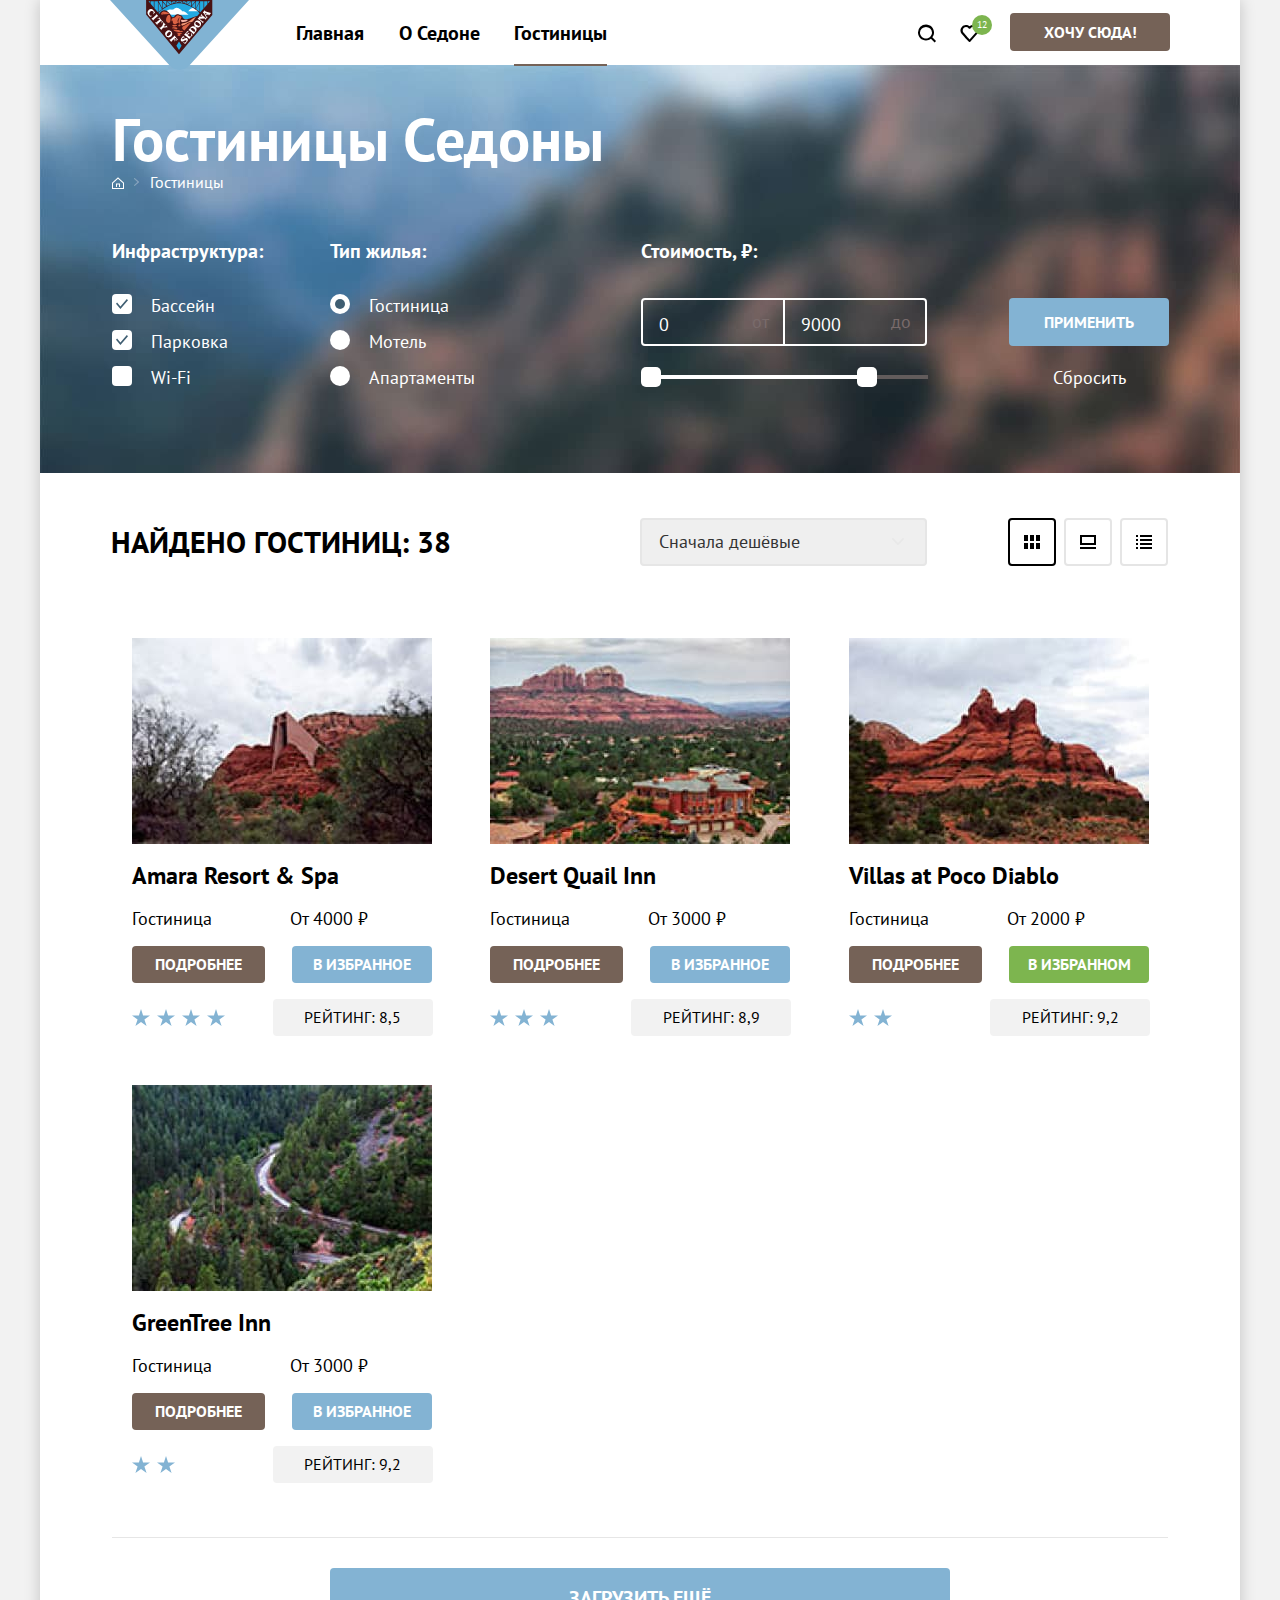
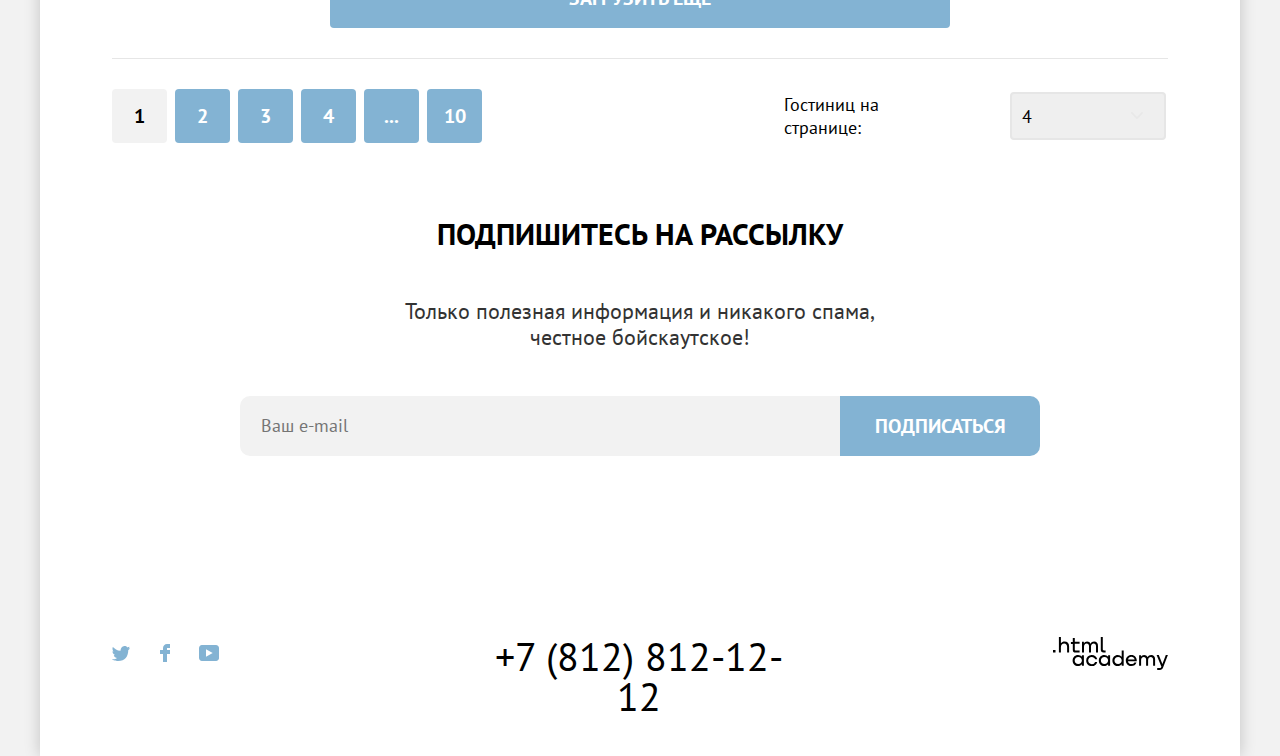
<file: 9/catalog.html>
<!DOCTYPE html>
<html lang="ru">
  <head>
    <meta charset="utf-8">
    <title>Каталог</title>
    <link rel="stylesheet" href="styles/styles.css">
    <link rel="icon" href="favicon.ico">
    <base href="https://htmlacademy-htmlcss.github.io/2002115-sedona-33/9/">
</head>
  <body>
    <div class="page-container">
      <header class="page-header">
        <nav class="navigation">
          <a class="navigation-logo" href="index.html">
            <img class="page-header-logo" src="images/logo.svg" width="139" height="70" alt="Логотип города Седона">
          </a>
          <ul class="navigation-list">
            <li class="navigation-item">
              <a class="navigation-link" href="index.html">Главная</a>
            </li>
            <li class="navigation-item">
              <a class="navigation-link" href="about.html">О Седоне</a>
            </li>
            <li class="navigation-item">
              <a class="navigation-link navigation-link-current">Гостиницы</a>
            </li>
          </ul>
          <ul class="navigation-list navigation-user">
            <li class="navigation-item">
              <a class="navigation-link" href="#">
                <svg class="navigation-icon" aria-hidden="true" focusable="false" width="20" height="19" fill="none" xmlns="http://www.w3.org/2000/svg">
                  <path d="m19.03 17.05-3.71-3.7c1-1.3 1.7-3 1.7-4.9 0-4.4-3.61-8-8.02-8a8.12 8.12 0 0 0-8.03 8.1c0 4.4 3.61 8 8.03 8 1.8 0 3.5-.6 4.91-1.7l3.71 3.7 1.4-1.5ZM9 14.55c-3.31 0-6.02-2.7-6.02-6a6.03 6.03 0 0 1 12.03 0c0 3.3-2.7 6-6.01 6Z"/>
                </svg>
                <span class="visually-hidden">Поиск</span>
              </a>
            </li>
            <li class="navigation-item">
              <a class="navigation-link" href="#">
                <svg class="navigation-icon" aria-hidden="true" focusable="false" width="19" height="17" fill="none" xmlns="http://www.w3.org/2000/svg">
                  <path d="M9.44 17c-.3 0-.6-.1-.8-.4-5.41-6.1-6.72-7.5-7.02-7.9A5.4 5.4 0 0 1 6.03 0c1.3 0 2.51.5 3.51 1.3a5.47 5.47 0 0 1 9.03 4.1c0 1.3-.5 2.5-1.3 3.4l-7.02 7.9c-.2.2-.4.3-.8.3ZM3.43 7.5c.3.4 3.5 4 6.11 6.9l6.22-7c.5-.5.7-1.2.7-2 0-1.8-1.5-3.3-3.3-3.3-1 0-2.01.5-2.71 1.3-.3.3-.6.4-.9.4-.3 0-.6-.2-.8-.4a3.7 3.7 0 0 0-2.72-1.3c-1.8 0-3.3 1.5-3.3 3.3-.1.9.3 1.6.7 2.1-.1 0-.1 0 0 0Z"/>
                </svg>
                <span class="visually-hidden">Избранное</span>
                <span class="counter">12</span>
              </a>
            </li>
            <li class="navigation-item user-item">
              <a class="button navigation-button" href="#">Хочу сюда!</a>
            </li>
          </ul>
        </nav>
      </header>
      <main class="main-container main-inner">
        <header class="inner-header">
          <h1 class="inner-header-title">Гостиницы Седоны</h1>
          <ul class="breadcrumbs">
            <li class="breadcrumbs-item">
              <a class="breadcrumbs-link breadcrumbs-link-index" href="index.html">
                <span class="visually-hidden">Главная</span>
                <svg class="index-icon" aria-hidden="true" focusable="false" width="12" height="12" fill="none" xmlns="http://www.w3.org/2000/svg">
                  <path d="M6 .3 0 5.8V12h12V5.8L6 .3ZM11 11H1V6.2l5-4.5 5 4.5V11Z" fill="#fff"/><path d="M4 10h1V7.5h2V10h1V6.5H4V10Z" fill="#fff"/>
                </svg>
              </a>
            </li>
            <li class="breadcrumbs-item">
              <a class="breadcrumbs-link" href="#">Гостиницы</a>
            </li>
          </ul>
          <section class="catalog-hotels">
            <h2 class="visually-hidden">Поиск гостиниц</h2>
            <form class="catalog-filter" action="https://echo.htmlacademy.ru/" method="post">
              <fieldset class="catalog-filter-group">
                <legend class="catalog-filter-title">Инфраструктура:</legend>
                <ul class="catalog-filter-list">
                  <li class="catalog-filter-item">
                    <label class="control-label">
                      <input class="visually-hidden control-input" type="checkbox" name="swimming-pool" checked>
                      <span class="control-mark"></span>
                      <span class="control">Бассейн</span>
                    </label>
                  </li>
                  <li class="catalog-filter-item">
                    <label class="control-label">
                      <input class="visually-hidden control-input" type="checkbox" name="parking" checked>
                      <span class="control-mark"></span>
                      <span class="control">Парковка</span>
                    </label>
                  </li>
                  <li class="catalog-filter-item">
                    <label class="control-label">
                      <input class="visually-hidden control-input" type="checkbox" name="wi-fi">
                      <span class="control-mark"></span>
                      <span class="control">Wi-Fi</span>
                    </label>
                  </li>
                </ul>
              </fieldset>
              <fieldset class="catalog-filter-group">
                <legend class="catalog-filter-title">Тип жилья:</legend>
                <ul class="catalog-filter-list">
                  <li class="catalog-filter-item">
                    <label class="control-label">
                      <input class="visually-hidden control-input" type="radio" name="accomodation-type" value="hotel" checked>
                      <span class="control-mark"></span>
                      <span class="control">Гостиница</span>
                    </label>
                  </li>
                  <li class="catalog-filter-item">
                    <label class="control-label">
                      <input class="visually-hidden control-input" type="radio" name="accomodation-type" value="motel">
                      <span class="control-mark"></span>
                      <span class="control">Мотель</span>
                    </label>
                  </li>
                  <li class="catalog-filter-item">
                    <label class="control-label">
                      <input class="visually-hidden control-input" type="radio" name="accomodation-type" value="apartments">
                      <span class="control-mark"></span>
                      <span class="control">Апартаменты</span>
                    </label>
                  </li>
                </ul>
              </fieldset>
              <fieldset class="catalog-filter-group">
                <legend class="catalog-filter-title">Стоимость, ₽:</legend>
                <div class="range">
                  <div class="range-wrapper-inputs">
                    <label class="range-control min-price">
                      <input class="range-input" type="number" value="0" name="min-price">
                      <span>от</span>
                    </label>
                    <label class="range-control max-price">
                      <input class="range-input" type="number" value="9000" name="max-price">
                      <span>до</span>
                    </label>
                  </div>
                  <div class="range-scale">
                    <div class="range-bar">
                      <button class="range-toggle toggle-min">
                        <span class="visually-hidden">Изменить минимальную стоимость</span>
                      </button>
                      <button class="range-toggle toggle-max">
                        <span class="visually-hidden">Изменить максимальную стоимость</span>
                      </button>
                    </div>
                  </div>
                </div>
              </fieldset>
              <div class="catalog-filter-buttons">
                <button class="button apply-button" type="submit">Применить</button>
                <button class="button reset-button" type="reset">Сбросить</button>
              </div>
            </form>
          </section>
        </header>
        <section class="search-results">
          <header class="search-results-header">
            <h2 class="visually-hidden">Результаты поиска</h2>
            <p class="search-results-amount">Найдено гостиниц: <span>38</span></p>
            <select class="control-select" aria-label="Сортировка">
              <option value="cheap">Сначала дешёвые</option>
              <option value="expensive">Сначала дорогие</option>
              <option value="popular">Сначала популярные</option>
            </select>
            <ul class="presentation-list">
              <li class="presentation-item">
                <a class="button presentation-button current-button" href="#">
                  <span class="visually-hidden">Показать карточки</span>
                  <img src="images/catalog-presentation-cards.svg" width="16" height="14" alt="Схема карточек">
                </a>
              </li>
              <li class="presentation-item">
                <a class="button presentation-button" href="#">
                  <span class="visually-hidden">Показать слайдшоу</span>
                  <img src="images/catalog-presentation-slideshow.svg" width="16" height="14" alt="Схема слайдшоу">
                </a>
              </li>
              <li class="presentation-item">
                <a class="button presentation-button" href="#">
                  <span class="visually-hidden">Показать список</span>
                  <img src="images/catalog-presentation-list.svg" width="16" height="14" alt="Схема списка">
                </a>
              </li>
            </ul>
          </header>
          <section class="hotel-catalog">
            <h2 class="visually-hidden">Каталог отелей</h2>
            <ul class="hotel-card-list">
              <li class="hotel-card-item">
                <article class="hotel-card">
                  <a class="hotel-card-link hotel-card-image" href="#">
                    <img src="images/hotel-AmaraResort&Spa.jpg" width="300" height="206" alt="Отель Amara Resort & Spa">
                  </a>
                  <h3 class="hotel-card-title">
                  <a class="hotel-card-link" href="#">Amara Resort & Spa</a>
                  </h3>
                  <p class="hotel-card-description">Гостиница</p>
                  <p class="hotel-card-description">От 4000 ₽</p>
                  <a class="button details-button" href="#">Подробнее</a>
                  <a class="button favorites-button" href="#">В избранное</a>
                  <div class="category-rating-container">
                    <div class="hotel-category">
                      <span class="visually-hidden">Четыре звезды</span>
                      <img class="category-star" src="images/hotel-category-star.svg" width="18" height="17" alt="Звезда">
                      <img class="category-star" src="images/hotel-category-star.svg" width="18" height="17" alt="Звезда">
                      <img class="category-star" src="images/hotel-category-star.svg" width="18" height="17" alt="Звезда">
                      <img class="category-star" src="images/hotel-category-star.svg" width="18" height="17" alt="Звезда">
                    </div>
                    <p class="hotel-rating">Рейтинг: <span>8,5</span></p>
                  </div>
                </article>
              </li>
              <li class="hotel-card-item">
                <article class="hotel-card">
                  <a class="hotel-card-link hotel-card-image" href="#">
                    <img src="images/hotel-DesertQuailInn.jpg" width="300" height="206" alt="Отель Amara Resort & Spa">
                  </a>
                  <h3 class="hotel-card-title">
                    <a class="hotel-card-link" href="#">Desert Quail Inn</a>
                  </h3>
                  <p class="hotel-card-description">Гостиница</p>
                  <p class="hotel-card-description">От 3000 ₽</p>
                  <a class="button details-button" href="#">Подробнее</a>
                  <a class="button favorites-button" href="#">В избранное</a>
                  <div class="category-rating-container">
                    <div class="hotel-category">
                      <span class="visually-hidden">Четыре звезды</span>
                      <img class="category-star" src="images/hotel-category-star.svg" width="18" height="17" alt="Звезда">
                      <img class="category-star" src="images/hotel-category-star.svg" width="18" height="17" alt="Звезда">
                      <img class="category-star" src="images/hotel-category-star.svg" width="18" height="17" alt="Звезда">
                    </div>
                    <p class="hotel-rating">Рейтинг: <span>8,9</span></p>
                  </div>
                </article>
              </li>
              <li class="hotel-card-item">
                <article class="hotel-card">
                  <a class="hotel-card-link hotel-card-image" href="#">
                    <img src="images/hotel-VillasAtPocoDiablo.jpg" width="300" height="206" alt="Отель Amara Resort & Spa">
                  </a>
                  <h3 class="hotel-card-title">
                    <a class="hotel-card-link" href="#">Villas at Poco Diablo</a>
                  </h3>
                  <p class="hotel-card-description">Гостиница</p>
                  <p class="hotel-card-description">От 2000 ₽</p>
                  <a class="button details-button" href="#">Подробнее</a>
                  <a class="button favorites-button favorites-button-added" href="#">В избранном</a>
                  <div class="category-rating-container">
                    <div class="hotel-category">
                      <span class="visually-hidden">Четыре звезды</span>
                      <img class="category-star" src="images/hotel-category-star.svg" width="18" height="17" alt="Звезда">
                      <img class="category-star" src="images/hotel-category-star.svg" width="18" height="17" alt="Звезда">
                    </div>
                    <p class="hotel-rating">Рейтинг: <span>9,2</span></p>
                  </div>
                </article>
              </li>
              <li class="hotel-card-item">
                <article class="hotel-card">
                  <a class="hotel-card-link hotel-card-image" href="#">
                    <img src="images/hotel-GreenTreeInn.jpg" width="300" height="206" alt="Отель Amara Resort & Spa">
                  </a>
                  <h3 class="hotel-card-title">
                    <a class="hotel-card-link" href="#">GreenTree Inn</a>
                  </h3>
                  <p class="hotel-card-description">Гостиница</p>
                  <p class="hotel-card-description">От 3000 ₽</p>
                  <a class="button details-button" href="#">Подробнее</a>
                  <a class="button favorites-button" href="#">В избранное</a>
                  <div class="category-rating-container">
                    <div class="hotel-category">
                      <span class="visually-hidden">Четыре звезды</span>
                      <img class="category-star" src="images/hotel-category-star.svg" width="18" height="17" alt="Звезда">
                      <img class="category-star" src="images/hotel-category-star.svg" width="18" height="17" alt="Звезда">
                    </div>
                    <p class="hotel-rating">Рейтинг: <span>9,2</span></p>
                  </div>
                </article>
              </li>
            </ul>
          </section>
        </section>
        <footer class="inner-footer">
          <div class="hotels-loading">
            <a class="button loading-button" href="#">
              <span>Загрузить ещё</span>
            </a>
          </div>
          <div class="inner-footer-container">
            <ul class="pagination">
              <li class="pagination-item">
                <a class="pagination-link pagination-current"><span>1</span></a>
              </li>
              <li class="pagination-item">
                <a class="pagination-link" href="#"><span>2</span></a>
              </li>
              <li class="pagination-item">
                <a class="pagination-link" href="#"><span>3</span></a>
              </li>
              <li class="pagination-item">
                <a class="pagination-link" href="#"><span>4</span></a>
              </li>
              <li class="pagination-item">
                <a class="pagination-link" href="#"><span>...</span></a>
              </li>
              <li class="pagination-item">
                <a class="pagination-link" href="#"><span>10</span></a>
              </li>
            </ul>
            <div class="amount-select-container">
              <label for="amount-select">Гостиниц на странице:</label>
              <select class="control-select" id="amount-select" name="results-amount">
                <option value="4">4</option>
                <option value="8">8</option>
                <option value="12">12</option>
              </select>
            </div>
          </div>
        </footer>
      </main>
      <footer class="page-footer">
        <section class="subscribtion subscribtion-catalog">
          <h2 class="visually-hidden">Рассылка</h2>
          <p class="section-title">Подпишитесь на рассылку</p>
          <p class="section-description">Только полезная информация и никакого спама,<br>честное бойскаутское!</p>
          <form class="subscribtion-form" action="https://echo.htmlacademy.ru/" method="post">
            <p class="subscribtion-form-email">
              <label for="subscribtion" class="visually-hidden">E-mail</label>
              <input type="email" id= "subscribtion" name="subscribtion" placeholder="Ваш e-mail">
              <button class="button subscribtion-button" type="submit">Подписаться</button>
            </p>
          </form>
        </section>
        <section class="contacts">
          <h2 class="visually-hidden">Контакты</h2>
          <ul class="footer-social-list">
            <li class="footer-social-item">
              <a class="button social-button" href="https://twitter.com/htmlacademy_ru">
                <span class="visually-hidden">Twitter</span>
                <svg class="social-logo" aria-hidden="true" focusable="false" width="18" height="15" fill="none" xmlns="http://www.w3.org/2000/svg">
                  <path d="M11.6.2c1.8-.5 3.2.3 3.8 1.2.7-.2 1.4-.5 2.1-.7 0 .9-.6 1.5-.9 1.8.7.1 1.4-.6 1.4-.6-.2 1-1.1 1.8-1.7 2C16.1 10.7 13 15.1 5.7 15h-.5c-.4 0-4.4-.5-5.2-1.9 2.4.2 4.1-.4 5-1.2-1-.3-2.9-.4-3.2-2.9.4.1.6.2 1.3.1C1.8 8.3.4 7.5.5 5.3c.3.3 1.1.5 1.4.5C1.1 5.6-.2 2.5.9.9c1.9 1.9 4 3.6 7.6 3.8C8.7 2.3 9.7.8 11.6.2Z"/>
                </svg>
              </a>
            </li>
            <li class="footer-social-item">
              <a class="button social-button" href="https://www.facebook.com/htmlacademy">
                <span class="visually-hidden">Facebook</span>
                <svg class="social-logo" aria-hidden="true" focusable="false" width="10" height="18" fill="none" xmlns="http://www.w3.org/2000/svg">
                  <path d="M7 0C4.8 0 3 1.8 3 4v2H0v4h3v8h4v-8h3V6H7V4h3V0H7Z"/>
                </svg>
              </a>
            </li>
            <li class="footer-social-item">
              <a class="button social-button" href="https://www.youtube.com/c/HTMLAcademyRUS">
                <span class="visually-hidden">Youtube</span>
                <svg class="social-logo" aria-hidden="true" focusable="false" width="20" height="16" fill="none" xmlns="http://www.w3.org/2000/svg">
                  <path d="M17 0H2.9C1.2 0 0 1.5 0 3.2v9.5C0 14.5 1.2 16 2.9 16h14.3c1.5 0 2.9-1.5 2.9-3.2V3.2C19.9 1.5 18.7 0 17 0ZM7 11.8V4.2L13.7 8 7 11.8Z"/>
                </svg>
              </a>
            </li>
          </ul>
          <a class="contacts-phone" href="tel:+78128121212">+7 (812) 812-12-12</a>
          <a class="partner" href="https://htmlacademy.ru/">
            <svg class="academy-logo" aria-hidden="true" focusable="false" width="115" height="33" fill="none" xmlns="http://www.w3.org/2000/svg">
              <path d="M0 12.9v2.6h2.5v-2.6H0ZM11.6 4.5c-1.6 0-2.8.7-3.6 1.7h-.1V0h-2v15.5h2v-5.3c0-2.1 1.3-3.6 3.3-3.6 1.8 0 2.9 1.4 2.9 3.2v5.7h2V9.4c.1-3-1.8-4.9-4.5-4.9ZM26.6 4.8h-4.8V1.1h-2v3.8h-1.9v2h1.9v6c0 1.7 1 2.7 2.7 2.7h4.1v-2h-3.7c-.7 0-1.1-.4-1.1-1.1V6.8h4.8v-2ZM41.1 4.6c-1.6 0-2.9.8-3.5 2.1h-.1c-.6-1.2-1.8-2.1-3.4-2.1-1.4 0-2.5.8-3.1 1.8h-.1V4.8H29v10.6h2V10c0-2 1-3.5 2.6-3.5 1.5 0 2.4 1 2.4 2.6v6.3h2V9.8c0-2.4 1.4-3.3 2.6-3.3 1.5 0 2.4 1 2.4 2.6v6.3h2V8.9c.1-2.5-1.4-4.3-3.9-4.3ZM47.8 12.7c0 1.7 1 2.7 2.8 2.7h2v-2h-1.7c-.7 0-1.1-.4-1.1-1.1V0h-2v12.7ZM28.9 19.7c-.9-1.1-2.2-1.8-3.9-1.8-3.1 0-5.4 2.3-5.4 5.6s2.3 5.6 5.4 5.6c1.8 0 3-.8 3.8-1.9h.1v1.6h2V18.2h-2v1.5Zm-3.6 7.4c-2.2 0-3.6-1.6-3.6-3.6s1.4-3.6 3.6-3.6 3.6 1.6 3.6 3.6c0 1.9-1.4 3.6-3.6 3.6ZM44.2 22c-.5-2.4-2.6-4.1-5.4-4.1a5.4 5.4 0 0 0-5.6 5.6c0 3.1 2.2 5.6 5.6 5.6 2.8 0 4.9-1.8 5.4-4.2h-2.1a3.4 3.4 0 0 1-3.3 2.3c-2.2 0-3.6-1.6-3.6-3.6s1.4-3.6 3.6-3.6c1.6 0 2.8 1 3.3 2.2h2.1V22ZM55.1 19.7c-.9-1.1-2.2-1.8-3.9-1.8-3.1 0-5.4 2.3-5.4 5.6s2.3 5.6 5.4 5.6c1.8 0 3-.8 3.8-1.9h.1v1.6h2V18.2h-2v1.5Zm-3.6 7.4c-2.2 0-3.6-1.6-3.6-3.6s1.4-3.6 3.6-3.6 3.6 1.6 3.6 3.6c0 1.9-1.5 3.6-3.6 3.6ZM68.7 19.8c-.9-1.1-2.2-1.9-3.9-1.9-3.1 0-5.4 2.3-5.4 5.6s2.2 5.6 5.4 5.6c1.7 0 3-.8 3.8-1.8h.1v1.5h2V13.4h-2v6.4Zm-3.6 7.3c-2.2 0-3.6-1.6-3.6-3.6s1.4-3.6 3.6-3.6 3.6 1.6 3.6 3.6c-.1 2-1.5 3.6-3.6 3.6ZM78.3 17.9c-3.3 0-5.5 2.5-5.5 5.6 0 3 2.1 5.6 5.5 5.6 2.5 0 4.5-1.3 5.2-3.6h-2.1c-.5 1-1.6 1.6-3 1.6-1.9 0-3.3-1.3-3.4-2.9h8.8c.2-3.6-2-6.3-5.5-6.3Zm0 1.9c1.7 0 3 1 3.3 2.6h-6.5c.3-1.5 1.5-2.6 3.2-2.6ZM98.2 17.9c-1.6 0-2.9.8-3.6 2h-.1c-.6-1.2-1.8-2-3.4-2-1.4 0-2.5.7-3.1 1.8v-1.5h-1.9v10.6h2v-5.4c0-2 1-3.4 2.6-3.5 1.5 0 2.4 1 2.4 2.6v6.3h2v-5.6c0-2.4 1.4-3.3 2.6-3.3 1.5 0 2.4 1 2.4 2.6v6.3h2v-6.5c.1-2.6-1.4-4.4-3.9-4.4ZM109.4 27l-3.6-8.9h-2.2l4.8 11.6c-.3.9-.7 1.2-1.7 1.2h-2.5v2h2.5c1.8 0 2.8-.8 3.5-2.6l4.7-12.2h-2.1l-3.4 8.9Z"/>
            </svg>
          </a>
        </section>
      </footer>
     </div>
  </body>
</html>
</file>
<file: styles/styles.css>
@font-face {
  font-family: "PT Sans";
  font-style: normal;
  font-weight: 400;
  src: url(../fonts/ptsans-400.woff2) format("woff2");
  font-display: swap;
}
@font-face {
  font-family: "PT Sans";
  font-style: normal;
  font-weight: 700;
  src: url(../fonts/ptsans-700.woff2) format("woff2");
  font-display: swap;
}
.visually-hidden {
  position: absolute;
  width: 1px;
  height: 1px;
  margin: -1px;
  padding: 0;
  border: 0;
  clip: rect(0 0 0 0);
  overflow: hidden;
}
html {
  height: 100%;
}
body {
  min-height: 100%;
  margin: 0;
  font-family: "PT Sans", Arial, sans-serif;
  font-size: 20px;
  line-height: 26px;
  font-weight: 400;
  color: #000000;
  background-color: #F2F2F2;
}
.page-container {
  margin: 0 auto;
  display: flex;
  flex-direction: column;
  width: 1200px;
  box-shadow: 0px 0px 15px rgba(0, 0, 0, 0.2);
}
.page-header {
  background-color: #FFFFFF;
  display: flex;
}
.navigation {
  display: flex;
  width: 1200px;
  padding: 0 70px;
  position: relative;
}
.page-header-logo {
  display: block;
  width: 139px;
  margin: 0;
  position: absolute;
  z-index: 1;
}
.navigation-list:not(.navigation-user) {
  position: absolute;
  z-index: 1;
}
.navigation-list {
  list-style-type: none;
  display: flex;
  flex-wrap: wrap;
  justify-content: space-between;
  margin: 0;
  margin-left: 169px;
  padding-left: 17px;
  padding-right: 17px;
  min-width: 311px;
  max-width: 455px;
}
.navigation-link {
  font-weight: 700;
  color: inherit;
  text-decoration: none;
  display: block;
  padding-top: 20px;
  padding-bottom: 17.5px;
}
.navigation-link:hover {
  color: #756257;
}
.navigation-link:active {
  color: rgba(117, 98, 87, 0.3);
}
.navigation-link-current {
  border-bottom: 2px solid #756257;
  cursor: pointer;
}
.navigation-user {
  min-width: 264px;
  max-width: 400px;
  margin: 0;
  padding: 0;
  margin-left: auto;
  display: flex;
  justify-content: start;
  align-items: center;
}
.navigation-user .navigation-link {
  position: relative;
  width: 42px;
  height: 66px;
  padding: 0;
}
.navigation-icon {
  position: absolute;
  top: 0;
  right: 0;
  bottom: 0;
  left: 0;
  margin: auto;
  fill: #000000;
}
.navigation-link:hover .navigation-icon {
  fill: #756257;
}
.navigation-link:active .navigation-icon {
  fill: rgba(117, 98, 87, 0.3);
}
.user-item {
  margin-left: auto;
}
.counter {
  font-size: 10px;
  font-weight: 400;
  line-height: 13px;
  color: #FFFFFF;
  background-color: #7DB54F;
  border-radius: 50%;
  display: block;
  width: 20px;
  height: 13px;
  position: absolute;
  top: 15px;
  left: 24px;
  padding-top: 2.5px;
  padding-bottom: 4.5px;
  text-align: center;
}
.button {
  display: block;
  font-family: "PT Sans", Arial, sans-serif;
  font-weight: 700;
  color: #FFFFFF;
  text-transform: uppercase;
  text-align: center;
}
.button:hover {
  background-color: #615048;
}
.button:active {
  background-color: #615048;
  color: rgba(255, 255, 255, 0.3);
}
.button:focus {
  background-color: #615048;
  outline: 3px solid #83B3D3;
  outline-offset: -1px;
}
.navigation-button {
  font-size: 16px;
  text-decoration: none;
  line-height: 20px;
  width: 130px;
  border-radius: 4px;
  background-color: #756257;
  padding: 9px 15px;
  margin-top: 12px;
  margin-bottom: 14.5px;
}
.main-index {
  background-color: #FFFFFF;
  display: flex;
  flex-direction: column;
}
.main-container {
  flex-grow: 1;
}
.banner {
  text-align: center;
  background-color: #A9B0C9;
  background-image: url("../images/index-banner.jpg");
  background-size: 100% auto;
  background-repeat: no-repeat;
  padding: 51px 371px 82px;
  margin-top: -2px;
  position: relative;
}
.banner-content {
  display: block;
  margin: 0;
  padding: 0;
}
.banner::after {
  content: "";
  display: block;
  width: 1200px;
  height: 57px;
  margin: 0;
  padding: 0;
  background-image: url("../images/index-banner-divider.svg");
  background-repeat: no-repeat;
  position: absolute;
  bottom: 0;
  left: 0;
}
.advantages-container {
  padding: 63px 240px 80px;
}
.advantages-container .section-description {
  margin-bottom: 0px;
}
.section-title {
  font-weight: 700;
  font-size: 30px;
  line-height: 36px;
  text-align: center;
  text-transform: uppercase;
  display: block;
  margin: 0 auto;
  margin-bottom: 29px;
  width: 720px;
}
.advantages-container .section-title {
  margin-bottom: 31px;
}
.section-description {
  font-size: 22px;
  line-height: 36px;
  text-align: center;
  color: #333333;
  display: block;
  width: 720px;
  margin: 0 auto;
}
.advantages-list {
  list-style-type: none;
  text-align: center;
  display: flex;
  flex-wrap: wrap;
  margin: 0;
  padding: 0;
}
.advantages-item {
  margin: 0;
  width: 250px;
  display: flex;
  flex-direction: column;
  align-items: center;
  padding: 98px 75px 57px;
  min-height: 199px;
}
.advantages-title {
  font-weight: 700;
  font-size: 24px;
  line-height: 28px;
  text-transform: uppercase;
  width: 250px;
  margin-top:0;
  margin-bottom: 29px;
  padding: 0;
}
.advantages-description {
  font-weight: 400;
  font-size: 18px;
  line-height: 21px;
  color: #333333;
  width: 250px;
  margin-top: 0;
  margin-bottom: 30px;
}
.advantages-list li {
  display: flex;
  flex-wrap: wrap;
}
.advantages-first {
  color: #FFFFFF;
  background-color: #83B3D3;
  width: 220px;
  padding-left: 90px;
  padding-right: 90px;
}
.advantages-first .advantages-description {
  color: #FFFFFF;
  width: 220px;
}
.advantages-first-picture {
  background-image: url("../images/advantages-1.jpg");
  background-repeat: no-repeat;
  width: 800px;
}
.recomendations-list {
  display: flex;
  margin: 0;
  padding: 0;
}
.recomendations-list .advantages-item {
  padding-top: 184px;
  padding-bottom: 49px;
  min-height: 121px;
}
.advantages-second {
  color: #FFFFFF;
  background-color: #83B3D3;
  display: flex;
  width: 220px;
  padding-left: 90px;
  padding-right: 90px;
}
.advantages-second-picture {
  background-image: url("../images/advantages-2.jpg");
  background-repeat: no-repeat;
  width: 800px;
}
.advantages-second .advantages-description {
  color: #FFFFFF;
  width: 220px;
}
.advantages-light {
  background-color: rgba(131, 179, 211, 0.12);
  padding-bottom: 78px;
  min-height: 178px;
}
.advantages-dark {
  background-color: rgba(131, 179, 211, 0.2);
  padding-bottom: 78px;
  min-height: 178px;
}
.recomendations-list {
  list-style-type: none;
  text-align: center;
  color: #000000;
}
.recomendations-accomodation {
  background-color: rgba(131, 179, 211, 0.12);
  background-image: url("../images/accomodation-icon.svg");
  background-repeat: no-repeat;
  background-position: top 89px left 163px;
}
.recomendations-food {
  background-color: #FFFFFF;
  background-image: url("../images/food-icon.svg");
  background-repeat: no-repeat;
  background-position: top 91px left 163px;
}
.recomendations-souvenirs {
  background-color: rgba(131, 179, 211, 0.12);
  background-image: url("../images/souvenirs-icon.svg");
  background-repeat: no-repeat;
  background-position: top 85px left 168px;
}
.recomendations-list .advantages-title {
  margin-bottom: 20px;
}
.recomendations-list .advantages-description {
  padding-bottom: 10px;
}
.hotel-search {
  padding: 91px 240px 93px;
}
.hotel-search .section-description {
  line-height: 26px;
  margin-bottom: 55px;
}
.search-button {
  font-size: 20px;
  line-height: 36px;
  border-radius: 10px;
  background-color: #756257;
  text-decoration: none;
  width: 575px;
  padding-top: 13px;
  padding-bottom: 11px;
  margin: 0 auto;
}
.subscribtion {
  background-color: #FFFFFF;
  padding: 94px 200px;
}
.subscribtion-index {
  background-image: url("../images/index-footer-background.jpg");
  background-repeat: no-repeat;
  background-size: 100% auto;
  background-color: #392F3B;
}
.subscribtion-catalog {
  padding: 43px 200px 140px;
}
.subscribtion-index .section-title {
  color: #FFFFFF;
  width: 720px;
}
.subscribtion-catalog .section-title {
  width: 720px;
  margin-bottom: 46px;
}
.subscribtion .section-description {
  line-height: 26px;
  margin-bottom: 46px;
}
.subscribtion-index .section-description {
  color: #FFFFFF;
}
.subscribtion-form-email {
  width: 800px;
  margin: 0;
  padding: 0;
  display: flex;
  justify-content: center;
}
.subscribtion-form-email input {
  display: block;
  width: 560px;
  font-family: "PT Sans", Arial, sans-serif;
  font-size: 18px;
  line-height: 26px;
  padding: 0 19px 0 21px;
  border: 0;
  background-color: #F2F2F2;
  border-radius: 10px 0px 0px 10px;
}
.subscribtion-form-email input:hover {
  background-color: #E6E6E6;
}
.subscribtion-form-email input:focus {
  background-color: #E6E6E6;
  outline: 3px solid #83B3D3;
}
.subscribtion-form-email input:invalid {
  background-color: #E6E6E6;
  outline: 2px solid #FF5757;
  outline-offset: -2px;
}
.subscribtion-button {
  background-color: #83B3D3;
  border: 0;
  width: 200px;
  font-size: 20px;
  line-height: 26px;
  padding-top: 17px;
  padding-bottom: 17px;
  border-radius: 0px 10px 10px 0px;
  cursor: pointer;
}
.subscribtion-button:hover {
  background-color: #68A2CA;
}
.subscribtion-button:active {
  background-color: #68A2CA;
  color: rgba(255, 255, 255, 0.3);
}
.subscribtion-button:focus {
  background-color: #68A2CA;
  outline: 3px solid #756257;
}
.contacts {
  background-color: #FFFFFF;
  display: flex;
  justify-content: center;
  padding: 25px 52.5px 25px 60.5px;
}
.footer-social-list {
  list-style-type: none;
  margin: 0;
  padding: 0;
  display: flex;
  flex-wrap: wrap;
  justify-content: space-between;
  min-width: 128px;
  max-width: 248px;
}
.social-button {
  min-height: 40px;
  min-width: 40px;
  position: relative;
  background-color: #FFFFFF;
  margin-top: 12.5px;
  margin-bottom: 17.5px;
}
.social-logo {
  position: absolute;
  top: 0;
  right: 0;
  bottom: 0;
  left: 0;
  margin: auto;
  fill: #83B3D3;
}
.social-button:hover {
  background-color: #FFFFFF;
}
.social-button:hover .social-logo{
  fill: #68A2CA;
}
.social-button:focus {
  background-color: #FFFFFF;
  border-radius: 10px;
  outline: 3px solid #83B3D3;
  outline-offset: -3px;
}
.social-button:focus .social-logo{
  fill: #68A2CA;
}
.social-button:active {
  background-color: #FFFFFF;
}
.social-button:active .social-logo{
  color: #68A2CA;
  opacity: 30%;
}
.contacts-phone {
  color: #000000;
  font-size: 40px;
  line-height: 40px;
  text-decoration: none;
  text-align: center;
  width: 331px;
  padding: 15px;
  border-radius: 10px;
  display: block;
  margin-left: auto;
}
.contacts-phone:hover {
  color: #756257;
}
.contacts-phone:active {
  color: #756257;
  opacity: 0.3;
}
.contacts-phone:focus {
  color: #756257;
  outline: 3px solid #83B3D3;
}
.partner {
  padding: 16px 20px;
  display: block;
  margin-top: 1.5;
  margin-left: 213px;
  margin-bottom: 3.5px;
}
.academy-logo {
  display: block;
  fill:#000000;
}
.partner:hover .academy-logo{
  fill: #756257;
}
.partner:active .academy-logo{
  fill: #756257;
  opacity: 0.3;
}
.partner:focus{
  outline: 3px solid #83B3D3;
  border-radius: 10px;
}
.partner:focus .academy-logo {
  color: #756257;
 }
.main-inner {
  background-color: #FFFFFF;
}
.inner-header {
  color: #FFFFFF;
  background-color: #A9B0C9;
  background-image: url("../images/catalog-inner-header-background.jpg");
  background-repeat: no-repeat;
  background-size: 100% auto;
  display: flex;
  flex-direction: column;
  align-items: flex-start;
  padding: 44px 71px 73px 64px;
  margin-top: -1px;
}
.inner-header-title {
  font-weight: 700;
  font-size: 60px;
  line-height: 60px;
  text-align: left;
  margin-top: 0;
  margin-bottom: 0;
  padding-left: 8px;
}
.breadcrumbs {
  list-style-type: none;
  margin: 0;
  padding: 0;
  display: flex;
  min-width: 111px;
  justify-content: space-between;
  align-items: center;
  margin-bottom: 42px;
}
.breadcrumbs-link {
  color: #FFFFFF;
  text-decoration: none;
  font-size: 16px;
  line-height: 21px;
  display: block;
  width: 73px;
  padding: 3px 8px;
  margin-left: 2px;
}
.breadcrumbs-link-index {
  width: 12px;
  height: 12px;
  padding: 6px 8px 9px;
  margin-right: 8px;
  margin-left: 0px;
  position: relative;
}
.breadcrumbs-link-index::after {
  content: "";
  display: block;
  width: 5px;
  height: 8px;
  margin: 0;
  padding: 0;
  background-color: transparent;
  background-image: url("../images/breadcrumbs-arrow.svg");
  background-repeat: no-repeat;
  position: absolute;
  top: 9px;
  left: 30px;
  opacity: 30%;
}
.index-icon {
  position: absolute;
  top: 0;
  right: 0;
  bottom: 0;
  left: 0;
  margin: auto;
}
.breadcrumbs-link:hover {
  opacity: 60%;
}
.breadcrumbs-link:focus {
  outline: 3px solid #83B3D3;
  outline-offset: -3px;
  border-radius: 4px;
}
.breadcrumbs-link:active {
  opacity: 30%;
}
.catalog-hotels {
  width: 1057px;
  padding-left: 8px;
}
.catalog-filter {
  display: flex;
}
.catalog-filter-group {
  border: 0;
  display: flex;
  flex-direction: column;
  margin: 0;
  padding: 0;
  min-width: 150px;
  flex-wrap: wrap;
  margin-right: 67px;
}
.catalog-filter-group:nth-child(3) {
  margin-right: 0;
  margin-left: auto;
}
.catalog-filter-title {
  font-weight: 700;
  font-size: 20px;
  line-height: 26px;
  text-align: left;
  padding: 0;
  margin-bottom: 30px;
}
.catalog-filter-list {
  list-style-type: none;
  margin: 0;
  padding: 0;
  display: flex;
  flex-wrap: wrap;
  justify-content: baseline;
  flex-direction: column;
}
.catalog-filter-item {
  display: flex;
  width: 100%;
  margin-bottom: 9.5px;
}
.control {
  font-size: 18px;
  line-height: 23px;
  text-align: left;
  display: block;
  width: auto;
  margin: 0;
  padding-bottom: 3.5px;
}
.control-label {
  position: relative;
  display: block;
  padding-left: 39px;
}
.control-mark {
  position: absolute;
  top: 0px;
  left: 0;
  width: 20px;
  height: 20px;
  background-color: #ffffff;
  border-radius: 4px;
}
.control-input[type="radio"] + .control-mark {
  border-radius: 50%;
}
.control-label:hover .control-mark {
  background-color: rgba(255, 255, 255, 0.6);
}
.control-input {
  min-height: 20px;
  min-width: 20px;
  margin: 0;
  margin-right: 19px;
  align-self: start;
}
.control-input:focus + .control-mark{
  background-color: rgba(255, 255, 255, 0.6);
  outline: 3px solid #83B3D3;
}
.control-input:active + .control-mark{
  background-color: rgba(255, 255, 255, 0.3);
}
.control-input[type="checkbox"]:checked + .control-mark::after {
  position: absolute;
  content: "";
  background-image: url("../images/checkbox-checked-mark.svg");
  width: 12.2px;
  height: 9.9px;
  top: 5px;
  left: 4px;
}
.control-input[type="radio"]:checked + .control-mark::after {
  position: absolute;
  content: "";
  width: 10px;
  height: 10px;
  border-radius: 50%;
  background-color: #3F5E72;
  top: 5px;
  left: 5px;
}
.control-input[type="radio"]:hover + .control-mark {
  background-color: #FFFFFF;
}
.control-input[type="radio"]:focus + .control-mark {
  background-color: #FFFFFF;
}
.control-input[type="radio"]:focus + .control-mark {
  background-color: #FFFFFF;
}
.range-wrapper-inputs {
  width: 287px;
  display: flex;
  margin-top: 4px;
  margin-bottom: 29px;
}
.range-control {
  position: relative;
}
.range-input {
  width: 90px;
  padding: 13px 34px 8px 16px;
  font-family: "PT Sans", Arial, sans-serif;
  font-weight: 400px;
  font-size: 18px;
  line-height: 23px;
  color: #FFFFFF;
  background-color: transparent;
  border: 2px solid #FFFFFF;
}
.range-input:hover {
  border-color: rgba(124, 135, 142, 1);
}
.range-input:focus {
  box-shadow: 0 0 0 2px #81B3D2;
  outline: 2px solid #81B3D2;
  outline-offset: -4px;
}
.range-input:active {
  background-color: #756257;
}
.min-price .range-input {
  border-top-left-radius: 4px;
  border-bottom-left-radius: 4px;
}
.max-price .range-input {
  border-top-right-radius: 4px;
  border-bottom-right-radius: 4px;
  margin-left: -2px;
}
.min-price span{
  font-family: "PT Sans", Arial, sans-serif;
  font-weight: 400px;
  font-size: 18px;
  line-height: 23px;
  color: rgba(121, 107, 107, 1);
  position: absolute;
  top: 12px;
  right: 16.5px;
}
.max-price span{
  font-family: "PT Sans", Arial, sans-serif;
  font-weight: 400px;
  font-size: 18px;
  line-height: 23px;
  color: rgba(121, 107, 107, 1);
  position: absolute;
  top: 12px;
  right: 16.5px;
}
.range-scale {
  position: relative;
  height: 4px;
  background-color: #625C5C;
  width: 287px;
}
.range-bar {
  position: absolute;
  left: 0;
  width: 227px;
  height: 4px;
  background-color: #FFFFFF;
}
.range-toggle {
  position: absolute;
  width: 20px;
  height: 20px;
  background: #ffffff;
  border-radius: 5px;
  cursor: pointer;
  border: none;
}
.range-toggle:focus {
  outline: 3px solid #83B3D3;
}
.range-toggle:active {
  outline: 2px solid #83B3D3;
}
.toggle-min {
  top: -8px;
  left: 0px;
}
.toggle-max {
  top: -8px;
  left: 216px;
}
.range-input::-webkit-outer-spin-button,
.range-input::-webkit-inner-spin-button {
  appearance: none;
}
.catalog-filter-buttons {
  display: flex;
  flex-direction: column;
  justify-content: end;
  align-items: center;
  min-width: 160px;
  margin-left: 81px;
}
.apply-button {
  background-color: #83B3D3;
  font-size: 16px;
  line-height: 21px;
  width: 160px;
  border-radius: 4px;
  border: 0;
  padding-top: 14px;
  padding-bottom: 13px;
  margin-top: 7px;
}
.apply-button:hover {
  background-color: #68A2CA;
}
.apply-button:active {
  background-color: #68A2CA;
  opacity: 30%;
}
.apply-button:focus {
  background-color: #68A2CA;
  outline: 3px solid #FFFFFF;
}
.reset-button {
  background-color: transparent;
  border: 0;
  font-size: 18px;
  line-height: 23px;
  display: block;
  width: 100px;
  text-transform: none;
  font-weight: 400;
  padding-top: 13px;
  padding-bottom: 13px;
  margin-top: 7px;
}
.reset-button:hover {
  background-color: transparent;
  opacity: 60%;
}
.reset-button:active {
  background-color: transparent;
  opacity: 30%;
}
.reset-button:focus {
  background-color: transparent;
  outline: 3px solid #83B3D3;
  border-radius: 4px;
}
.search-results {
  display: flex;
  flex-direction: column;
  padding: 42.5px 72px 34px 70.5px;
}
.search-results-header {
  display: flex;
  width: 100%;
  align-items: center;
  margin-bottom: 53px;
}
.search-results-amount {
  font-weight: 700;
  text-transform: uppercase;
  font-size: 30px;
  line-height: 39px;
  text-align: left;
  width: 360px;
  margin-top: 0;
  margin-bottom: 0;
  margin-right: auto;
}
.search-results-header .control-select {
  border: 2px solid #E6E6E6;
  border-radius: 4px;
  display: block;
  width: 287px;
  height: 48px;
  margin-right: 81px;
  padding: 10px 19px 11px 17px;
  font-family: "PT Sans", Arial, sans-serif;
  font-size: 18px;
  line-height: 23px;
  text-align: left;
  cursor: pointer;
  color: #333333;
  background-image: url("../images/select-arrow.svg");
  background-repeat: no-repeat;
  background-position: right 21px center;
  appearance: none;
}
.control-select:hover {
  outline: 2px solid #83B3D3;
  outline-offset: -2px;
}
.control-select:focus {
  outline: 2px solid #83B3D3;
  outline-offset: -2px;
}
.control-select:active{
  border-color: #E6E6E6;
  opacity: 30%;
}
.presentation-list {
  list-style-type: none;
  display: flex;
  min-width: 160px;
  margin: 0;
  padding: 0;
}
.presentation-item:not(:last-child) {
  margin-right: 8px;
}
.presentation-button {
  width: 44px;
  border-radius: 4px;
  border: 2px solid #E5E5E5;
  display: block;
  line-height: 14px;
  padding-top: 15px;
  padding-bottom: 15px;
}
.current-button {
  border-color: #000000;
}
.presentation-button:hover {
  border: 2px solid #83B3D3;
  background-color: #FFFFFF;
}
.presentation-button:focus {
  outline: 2px solid #83B3D3;
  outline-offset: -2px;
  background-color: #FFFFFF;
}
.hotel-card-list {
  list-style-type: none;
  display: grid;
  grid-template-columns: 340px 340px 340px;
  gap: 10px 18px;
  margin: 0;
  padding: 0;
  justify-content: space-between;
}
.hotel-card-item {
  padding: 19px 20px 20px 21px;
}
.hotel-card {
  display: grid;
  grid-template-columns: 133px 143px;
  grid-template-rows: repeat(5, auto);
  gap: 16px 25px;
}
.hotel-card-link {
  text-decoration: none;
  color: #000000;
  margin: 0;
  padding: 0;
}
.hotel-card-image {
  display: block;
  margin: 0;
  grid-area: 1/1/2/3;
}
.hotel-card-image img {
  display: block;
  margin: 0;
  object-fit: contain;
}
.hotel-card-image:hover {
  opacity: 60%;
}
.hotel-card-image:focus {
  outline: 3px solid #83B3D3;
  outline-offset: -1px;
}
.hotel-card-image:active {
  opacity: 30%;
}
.hotel-card-title {
  grid-area: 2/1/3/3;
  margin: 0;
}
.hotel-card-title .hotel-card-link {
  font-size: 24px;
  line-height: 31px;
  text-align: left;
}
.hotel-card-description {
  font-size: 18px;
  line-height: 23px;
  text-align: left;
  display: block;
  width: 143px;
  margin: 0;
}
.details-button {
  background-color: #756257;
  text-decoration: none;
  text-align: center;
  font-size: 16px;
  line-height: 21px;
  width: 133.1px;
  border-radius: 4px;
  padding-top: 8px;
  padding-bottom: 8px;
}
.favorites-button {
  background-color: #83B3D3;
  text-decoration: none;
  font-size: 16px;
  line-height: 21px;
  width: 140px;
  border-radius: 4px;
  padding-top: 8px;
  padding-bottom: 8px;
  margin-left: 2px;
}
.favorites-button:hover {
  background-color: #68A2CA;
  outline: 1px solid #756257;
  outline-offset: -1px;
}
.favorites-button:active {
  background-color: #68A2CA;
  outline: 1px solid #756257;
  outline-offset: -1px;
  color: rgba(255, 255, 255, 0.3);
}
.favorites-button:focus {
  background-color: #68A2CA;
  outline: 3px solid #756257;
  outline-offset: -1px;
}
.favorites-button-added {
  background-color: #7DB54F;
}
.favorites-button-added:hover {
  background-color: #7DB54F;
  outline: 1px solid #756257;
  outline-offset: -1px;
}
.favorites-button-added:active {
  background-color: #7DB54F;
  outline: 1px solid #756257;
  outline-offset: -1px;
  color: rgba(255, 255, 255, 0.3);
}
.favorites-button-added:focus {
  background-color: #7DB54F;
  outline: 3px solid #756257;
  outline-offset: -1px;
}
.category-rating-container {
  display: flex;
  flex-wrap: wrap;
  justify-content: space-between;
  grid-area: 5/1/6/3;
}
.hotel-category {
  display: flex;
  max-width: 133px;
  align-self: center;
}
.category-star:not(:last-child) {
  margin-right: 7px;
}
.hotel-rating {
  color: #000000;
  background-color: #F2F2F2;
  text-transform: uppercase;
  font-size: 16px;
  line-height: 21px;
  width: 160px;
  border-radius: 4px;
  text-align: center;
  display: block;
  margin: 0;
  padding-top: 8px;
  padding-bottom: 8px;
}
.inner-footer {
  margin: 0 72px;
}
.hotels-loading {
  border-top: 1px solid #E6E6E6;
  border-bottom: 1px solid #E6E6E6;
  padding-top: 30px;
  padding-bottom: 30px;
}
.loading-button {
  background-color: #83B3D3;
  text-decoration: none;
  font-size: 20px;
  line-height: 26px;
  width: 620px;
  border:0;
  border-radius: 4px;
  display: block;
  margin: 0 auto;
  padding-top: 17px;
  padding-bottom: 17px;
}
.loading-button:hover {
  background-color: #68A2CA;
}
.loading-button:active {
  background-color: #68A2CA;
  color: rgba(255, 255, 255, 0.3);
}
.loading-button:focus {
  background-color: #68A2CA;
  outline: 3px solid #756257;
  outline-offset: -1px;
}
.inner-footer-container {
  display: flex;
  padding-right: 2px;
  margin-top: 30px;
  margin-bottom: 30px;
}
.pagination {
  list-style: none;
  margin: 0;
  padding: 0;
  display: flex;
  justify-content: space-between;
  min-width: 370px;
  margin-right: auto;
}
.pagination-link {
  background-color: #83B3D3;
  text-decoration: none;
  width: 55px;
  border-radius: 4px;
  text-align: center;
  display: block;
  padding-top: 14px;
  padding-bottom: 14px;
}
.pagination-link span {
  padding: 0;
  color: #FFFFFF;
  font-weight: 700;
  font-size: 20px;
  line-height: 26px;
}
.pagination-current span {
  color:#000000;
}
.pagination-link:hover {
  background-color: #68A2CA;
}
.pagination-link:focus {
  background-color: #68A2CA;
  outline: 3px solid #756257;
  outline-offset: -1px;
}
.pagination-link:active {
  background-color: #68A2CA;
}
.pagination-link:active span{
  opacity: 30%;
}
.pagination-current {
  color: #000000;
  background-color: #F2F2F2;
  text-decoration: none;
  width: 55px;
  border-radius: 4px;
  font-weight: 700;
  font-size: 20px;
  line-height: 26px;
}
.amount-select-container {
  display: flex;
  align-items: center;
}
.amount-select-container label {
  display: block;
  width: 175px;
  font-size: 18px;
  line-height: 23px;
}
.amount-select-container .control-select {
  width: 156px;
  height: 48px;
  margin-left: 51px;
  border: 2px solid #E6E6E6;
  border-radius: 4px;
  font-family: "PT Sans", Arial, sans-serif;
  font-size: 18px;
  line-height: 24px;
  padding: 12px 33px 12px 10px;
  padding-top: 11px;
  padding-bottom: 10px;
  cursor: pointer;
  background-image: url("../images/select-arrow.svg");
  background-repeat: no-repeat;
  background-position: right 21px center;
  appearance: none;
}
.modal-container {
  position: fixed;
  top: 0;
  left: 0;
  display: flex;
  width: 100%;
  height: 100%;
  background-color: rgba(242, 242, 242, 0.8);
  z-index: 2;
}
.modal {
  position: relative;
  margin: auto;
  padding: 54px 70px 70px 68px;
  background-color: #ffffff;
  border-radius: 30px;
}
.modal-search {
  width: 577px;
}
.search-field  {
  margin: 0;
  display: flex;
  align-items: center;
}
.modal-header .section-title {
  text-align: left;
  line-height: 40px;
  margin: 0;
  margin-top: 8px;
  margin-bottom: 60px;
}
.modal-close-button {
  position: absolute;
  padding: 0;
  top: 54px;
  right: 70px;
  width: 53px;
  height: 53px;
  background-color: #F2F2F2;
  border: none;
  border-radius: 50%;
  cursor: pointer;
}
.modal-close-icon {
  fill:#000000;
  position: absolute;
  top: 20px;
  right: 20px;
}
.modal-close-button:hover {
  background-color: #E6E6E6;
}
.modal-close-button:focus {
  background-color: #E6E6E6;
  outline: 3px solid #83B3D3;
}
.modal-close-button:active {
  background-color: #E6E6E6;
}
.modal-close-button:active .modal-close-icon {
  fill: rgba(0, 0, 0, 0.3)
}
.modal-search-form {
  display: flex;
  flex-wrap: wrap;
  justify-content: space-between;
  align-content: center;
}
.search-field:not(.guests-amount) {
  width: 100%;
  flex-wrap: wrap;
}
.guests-amount {
  display: flex;
  justify-content: space-between;
}
.adult-guests {
  width: 288px;
}
.children-guests {
  width: 230px;
}
.search-field label {
  font-size: 18px;
  line-height: 40px;
  font-weight: 700;
  margin-right: auto;
}
.search-field input {
  font-family: "PT Sans", Arial, sans-serif;
  font-size: 18px;
  line-height: 40px;
  border: 0;
  background-color: #F2F2F2;
  color: #000000;
  font-weight: 700;
}
.search-field input[type="text"]::placeholder {
  color: rgba(0, 0, 0, 0.6);
  font-weight: 700;
}
.search-field input[type="number"]::placeholder {
  color: rgba(0, 0, 0, 1);
  font-weight: 700;
}
.search-field input[type="text"] {
  width: 351px;
  height: 50px;
  padding: 0 50px 0 19px;
  border-radius: 4px;
  background-image: url("../images/calendar.svg");
  background-repeat: no-repeat;
  background-position: right 19px center;
}
.search-field input:hover{
  background-color: #E6E6E6;
}
.search-field input:focus{
  z-index: 1;
  background-color: #E6E6E6;
  outline: 3px solid #83B3D3;
}
.search-field input:active{
  background-color: #FFFFFF;
  outline: 2px solid #000000;
  outline-offset: -2px;
}
.status {
  padding-left: 155px;
  margin: 0;
  font-size: 16px;
  line-height: 29px;
  margin-bottom: 11px;
}
.status-error {
  color: #FF5757;
}
.guests-amount {
  margin-bottom: 40px;
}
.search-field input[type="number"] {
  width: 44.5px;
  height: 50px;
  padding: 0;
  text-align: center;
}
.tooltip-toggle {
  display: block;
  width: 25px;
  height: 25px;
  background-color: #83B3D3;
  border-radius: 50%;
  border: none;
  margin-right: 20px;
}
.tooltip-toggle:hover {
  background-color: #68A2CA ;
}
.spin-button {
  width: 44.5px;
  margin:0;
  border: none;
  background-color: #F2F2F2;
}
.spin-button svg {
  display: block;
  fill: rgba(0, 0, 0, 0.3);
  padding: 6px;
  cursor: pointer;
 }
.inner-spin-button svg {
  padding-top: 12px;
  padding-bottom: 12px;
}
.search-field input[type="number"]::-webkit-outer-spin-button,
.search-field input[type="number"]::-webkit-inner-spin-button {
  appearance: none;
}
.inner-spin-button {
  padding: 12px 6.5px 13px 13px;
  border-radius: 4px 0 0 4px;
}
.outer-spin-button {
  padding: 12px 13px 13px 6.5px;
  border-radius: 0 4px 4px 0;
}
.spin-button:hover svg {
  fill: #000000;
}
.spin-button:focus {
  outline: none;
}
.spin-button:focus svg  {
  outline: 3px solid #83B3D3;
  outline-offset: -3px;
  border-radius: 4px;
}
.spin-button:focus svg {
  fill: #000000;
}
.spin-button:active svg {
  fill: rgba(0, 0, 0, 0.3);
}
.modal-search-form .loading-button {
  border-radius: 10px;
}
.modal-container-close {
  display: none;
}
.tooltip-text {
  display: block;
  width: 216px;
  padding: 20px 20px 24px 21px;
  color: #FFFFFF;
  font-size: 16px;
  line-height: 20px;
  background-color: #333333;
  border-radius: 10px;
  margin-top: 9px;
  position: absolute;
  box-shadow: 0px 15px 30px rgba(0, 0, 0, 0.3);
  top: 88%;
  right: 16%;
  display: none;
}
.tooltip-toggle:hover + .tooltip-text,
.tooltip-toggle:focus + .tooltip-text {
  display: block;
}
.tooltip-text::before {
  content: "";
  display: block;
  width: 256px;
  height: 9px;
  background-image: url("../images/info-triangle.svg");
  background-repeat: no-repeat;
  background-position: center;
  position: absolute;
  top: -9px;
  right: 0px;
}
</file>
<file: 5/styles/styles.css>
@font-face {
  font-family: "PT Sans";
  font-style: normal;
  font-weight: 400;
  src: url(../fonts/ptsans-400.woff2) format("woff2");
  font-display: swap;
}
@font-face {
  font-family: "PT Sans";
  font-style: normal;
  font-weight: 700;
  src: url(../fonts/ptsans-700.woff2) format("woff2");
  font-display: swap;
}
body {
  font-family: "PT Sans", Arial, sans-serif;
  font-size: 20px;
  line-height: 26px;
  font-weight: 400;
  color: #000000;
  background-color: #F2F2F2;
}
.page-header {
  background-color: #FFFFFF;
}
.navigation-list {
  list-style-type: none;
}
.navigation-link {
  font-weight: 700;
  color: inherit;
  text-decoration: none;
}
.navigation-link-current {
  border-bottom: 2px solid #756257;
}
.counter {
  font-size: 10px;
  font-weight: 400;
  line-height: 13px;
  color: #FFFFFF;
  background-color: #7DB54F;
  width: 20px;
  height: 20px;
  border-radius: 50%;
}
.button {
  font-weight: 700;
  color: #FFFFFF;
  text-transform: uppercase;
  text-align: center;
}
.button .navigation-link {
  font-size: 16px;
  line-height: 20px;
  width: 160px;
  height: 37px;
  border-radius: 4px;
  background-color: #756257;
  text-align: center;
}
.main-index {
  background-color: #FFFFFF;
}
.banner {
  text-align: center;
  background-image: url("../images/index-banner.jpg");
  background-size: 100% auto;
  background-repeat: no-repeat;
}
.section-header {
  font-weight: 700;
  font-size: 30px;
  line-height: 36px;
  text-align: center;
  text-transform: uppercase;
}
.section-description {
  font-size: 22px;
  line-height: 36px;
  text-align: center;
  color: #333333;
}
.advantages-list {
  list-style-type: none;
  text-align: center;
}
.advantages-title {
  font-weight: 700;
  font-size: 24px;
  line-height: 28px;
  text-transform: uppercase;
}

.advantages-description {
  font-weight: 400;
  font-size: 18px;
  line-height: 21px;
  color: #333333;
}

.advantages-first {
  color: #FFFFFF;
  background-color: #83B3D3;
  background-image: url("../images/advantages-1.jpg");
  background-repeat: no-repeat;
}

.advantages-second {
  color: #FFFFFF;
  background-color: #83B3D3;
  background-image: url("../images/advantages-2.jpg");
  background-repeat: no-repeat;
}
.advantages-light {
  background-color: rgba(131, 179, 211, 0.12);
}
.advantages-dark {
  background-color: rgba(131, 179, 211, 0.2);
}
.recomendations-list {
  list-style-type: none;
  text-align: center;
  color: #000000;
  background-color: #FFFFFF;
}
.recomendations-accomodation {
  background-color: rgba(131, 179, 211, 0.12);
  background-image: url("../images/accomodation-icon.svg");
  background-repeat: no-repeat;
}
.recomendations-food {
  background-image: url("../images/food-icon.svg");
  background-repeat: no-repeat;
}
.recomendations-souvenirs {
  background-color: rgba(131, 179, 211, 0.12);
  background-image: url("../images/souvenirs-icon.svg");
  background-repeat: no-repeat;
}
.hotel-search .section-description {
  line-height: 26px;
}
.search-button {
  font-size: 20px;
  line-height: 35px;
  width: 575px;
  height: 60px;
  border-radius: 10px;
  background-color: #756257;
  text-decoration: none;
}
.page-footer {
  background-color: #FFFFFF;
}
.subscribtion {
  background-color: #FFFFFF;
}
.subscribtion-index {
  background-image: url("../images/index-footer-background.jpg");
  background-repeat: no-repeat;
  background-size: 100% auto;
}
.subscribtion-index .section-header {
  color: #FFFFFF;
}
.subscribtion-index .section-description {
  color: #FFFFFF;
  line-height: 26px;
}
.subscribtion-button {
  background-color: #83B3D3;
  border: 0;
}
.contacts {
  background-color: #FFFFFF;
}
.footer-social-list {
  list-style-type: none;
}
.contacts-phone {
  color: #000000;
  font-size: 40px;
  line-height: 40px;
  text-decoration: none;
}
.main-inner {
  background-color: #FFFFFF;
}
.inner-header {
  color: #FFFFFF;
  background-image: url("../images/catalog-inner-header-background.jpg");
  background-repeat: no-repeat;
  background-size: 100% auto;
}
.inner-header-title {
  font-weight: 700;
  font-size: 60px;
  line-height: 78px;
  text-align: left;
}
.breadcrumbs {
  list-style-type: none;
}
.breadcrumbs-link {
  color: #FFFFFF;
  text-decoration: none;
  font-size: 16px;
  line-height: 21px;

}
.catalog-filter-group {
  border: 0;
}
.catalog-filter-title {
  font-weight: 700;
  font-size: 20px;
  line-height: 26px;
  text-align: left;
}
.control {
  font-size: 18px;
  line-height: 23px;
  text-align: left;
}
.catalog-filter-list {
  list-style-type: none;
}
.apply-button {
  background-color: #83B3D3;
  font-size: 16px;
  line-height: 21px;
  width: 160px;
  height: 48px;
  border-radius: 4px;
  border: 0;
}
.reset-button {
  background-color: transparent;
  border: 0;
  font-size: 18px;
  line-height: 23px;
  width: 160px;
  height: 48px;
  text-transform: none;
  font-weight: 400;
}
.search-results-amount {
  font-weight: 700;
  text-transform: uppercase;
  font-size: 30px;
  line-height: 39px;
  text-align: left;
}
.search-results-amount .control-select {
  border: 2px solid #E5E5E5;
  border-radius: 4px;
  width: 287px;
  height: 517px;
  font-size: 18px;
  line-height: 23px;
  text-align: left;
}
.presentation-list {
  list-style-type: none;
}
.presentation-button {
  width: 48px;
  height: 48px;
  border-radius: 4px;
  border: 2px solid #E5E5E5;
}
.hotel-card-list {
  list-style-type: none;
}
.hotel-card-link {
  text-decoration: none;
  color: #000000;
}
.hotel-card-title {
  font-size: 24px;
  line-height: 31px;
  text-align: left;
}
.hotel-card-description {
  font-size: 18px;
  line-height: 23px;
  text-align: left;
}
.details-button {
  background-color: #756257;
  text-decoration: none;
  font-size: 16px;
  line-height: 21px;
  width: 133px;
  height: 37px;
  border-radius: 4px;
}
.favorites-button {
  background-color: #83B3D3;
  text-decoration: none;
  font-size: 16px;
  line-height: 21px;
  width: 140px;
  height: 37px;
  border-radius: 4px;
}
.favorites-button-added {
  background-color: #7DB54F;
}
.hotel-rating {
  color: #000000;
  background-color: #F2F2F2;
  font-size: 16px;
  line-height: 21px;
  width: 160px;
  height: 18px;
  border-radius: 4px;
}
.loading-button {
  background-color: #83B3D3;
  text-decoration: none;
  font-size: 20px;
  line-height: 26px;
  width: 620px;
  height: 60px;
  border-radius: 4px;
}
.pagination {
  list-style: none;
}
.pagination-link {
  color: #FFFFFF;
  background-color: #83B3D3;
  text-decoration: none;
  width: 55px;
  height: 55px;
  border-radius: 4px;
  font-weight: 700;
  font-size: 20px;
  line-height: 26px;
}
.pagination-current {
  color: #000000;
  background-color: #F2F2F2;
  text-decoration: none;
  width: 55px;
  height: 55px;
  border-radius: 4px;
  font-weight: 700;
  font-size: 20px;
  line-height: 26px;
}
</file>
<file: 6/styles/styles.css>
@font-face {
  font-family: "PT Sans";
  font-style: normal;
  font-weight: 400;
  src: url(../fonts/ptsans-400.woff2) format("woff2");
  font-display: swap;
}
@font-face {
  font-family: "PT Sans";
  font-style: normal;
  font-weight: 700;
  src: url(../fonts/ptsans-700.woff2) format("woff2");
  font-display: swap;
}
html {
  height: 100%;
}
body {
  min-height: 100%;
  margin: 0;
  font-family: "PT Sans", Arial, sans-serif;
  font-size: 20px;
  line-height: 26px;
  font-weight: 400;
  color: #000000;
  background-color: #F2F2F2;
}
.page-container {
  margin: 0 auto;
  display: flex;
  flex-direction: column;
  width: 1200px;
}
.page-header {
  background-color: #FFFFFF;
  display: flex;
}
.navigation {
  display: flex;
  width: 1200px;
  padding: 0 70px;
}
.navigation-logo {
  display: block;
  width: 139px;
  margin-right: 30px;
}
.navigation-list {
  list-style-type: none;
  display: flex;
  align-items: baseline;
  padding: 0;
  max-width: 460px;
}
.navigation-link {
  font-weight: 700;
  color: inherit;
  text-decoration: none;
  display: block;
}
.navigation-user {
  max-width: 300px;
  margin-left: auto;
}
.navigation-link-current {
  border-bottom: 2px solid #756257;
}
.counter {
  font-size: 10px;
  font-weight: 400;
  line-height: 13px;
  color: #FFFFFF;
  background-color: #7DB54F;
  width: 20px;
  height: 20px;
  border-radius: 50%;
}
.button {
  font-weight: 700;
  color: #FFFFFF;
  text-transform: uppercase;
  text-align: center;
}
.button .navigation-link {
  font-size: 16px;
  line-height: 20px;
  width: 160px;
  height: 37px;
  border-radius: 4px;
  background-color: #756257;
  text-align: center;
}
.main-index {
  background-color: #FFFFFF;
  display: flex;
  flex-direction: column;
}
.main-container {
  flex-grow: 1;
}
.banner {
  text-align: center;
  background-image: url("../images/index-banner.jpg");
  background-size: 100% auto;
  background-repeat: no-repeat;
  padding: 51px 371px 82px;
  margin: 0;
}
.advantages-container {
  display: flex;
  flex-direction: column;
  align-items: center;
  padding: 63px 240px 80px;
}
.advantages-container .section-header {
  width: 720px;
  margin-bottom: 31px;
}
.advantages-container .section-description {
  margin-bottom: 0px;
}
.section-header {
  font-weight: 700;
  font-size: 30px;
  line-height: 36px;
  text-align: center;
  text-transform: uppercase;
  margin-top: 0;
  margin-bottom: 29px;
  width: 720px;
}
.section-description {
  font-size: 22px;
  line-height: 36px;
  text-align: center;
  color: #333333;
  width: 720px;
  margin-top: 0;
}
.advantages-list {
  list-style-type: none;
  text-align: center;
  display: flex;
  flex-direction: row;
  flex-wrap: wrap;
  margin: 0;
  padding: 0;
}
.advantages-item {
  margin: 0;
  width: 400px;
  display: flex;
  flex-direction: column;
  align-items: center;
  padding-top: 97px;
  padding-bottom: 57px;
}
.advantages-title {
  font-weight: 700;
  font-size: 24px;
  line-height: 28px;
  text-transform: uppercase;
  width: 200px;
  margin: 0;
  padding: 0;
  margin-bottom: 30px;
  width: 220px;
}
.advantages-description {
  font-weight: 400;
  font-size: 18px;
  line-height: 21px;
  color: #333333;
  margin-top: 0;
  margin-bottom: 30px;
  width: 220px;
}
.advantages-list li {
  display: flex;
  flex-wrap: wrap;
}
.advantages-first {
  color: #FFFFFF;
  background-color: #83B3D3;
}
.advantages-first .advantages-description {
  color: #FFFFFF;
}
.advantages-first-picture {
  background-image: url("../images/advantages-1.jpg");
  background-repeat: no-repeat;
  width: 800px;
}
.recomendations-list {
  display: flex;
  margin: 0;
  padding: 0;
}
.recomendations-list .advantages-item {
  padding-top: 184px;
  padding-bottom: 49px;
}
.advantages-second {
  color: #FFFFFF;
  background-color: #83B3D3;
  display: flex;
  padding-top: 98px;
  padding-bottom: 57px;
}
.advantages-second-picture {
  background-image: url("../images/advantages-2.jpg");
  background-repeat: no-repeat;
  width: 800px;
}
.advantages-second .advantages-description {
  color: #FFFFFF;
}
.advantages-light {
  background-color: rgba(131, 179, 211, 0.12);
}
.advantages-dark {
  background-color: rgba(131, 179, 211, 0.2);
}
.recomendations-list {
  list-style-type: none;
  text-align: center;
  color: #000000;
}
.recomendations-accomodation {
  background-color: rgba(131, 179, 211, 0.12);
  background-image: url("../images/accomodation-icon.svg");
  background-repeat: no-repeat;
}
.recomendations-food {
  background-color: #FFFFFF;
  background-image: url("../images/food-icon.svg");
  background-repeat: no-repeat;
}
.recomendations-souvenirs {
  background-color: rgba(131, 179, 211, 0.12);
  background-image: url("../images/souvenirs-icon.svg");
  background-repeat: no-repeat;
}
.hotel-search {
  display: flex;
  flex-direction: column;
  align-items: center;
  padding: 91px 240px 93px;
}
.hotel-search .section-description {
  line-height: 26px;
  margin-bottom: 56px;
}
.search-button {
  font-size: 20px;
  line-height: 35px;
  width: 575px;
  height: 60px;
  border-radius: 10px;
  background-color: #756257;
  text-decoration: none;
}
.subscribtion {
  background-color: #FFFFFF;
  display: flex;
  flex-direction: column;
  align-items: center;
  padding: 94px 200px 93px;
}
.subscribtion-index {
  background-image: url("../images/index-footer-background.jpg");
  background-repeat: no-repeat;
  background-size: 100% auto;
}
.subscribtion-index .section-header {
  color: #FFFFFF;
}
.subscribtion-index .section-description {
  color: #FFFFFF;
  line-height: 26px;
  margin-bottom: 46px;
}
.subscribtion-form {
  width: 800px;
  margin: 0;
}
.subscribtion-button {
  background-color: #83B3D3;
  border: 0;
}
.contacts {
  background-color: #FFFFFF;
  display: flex;
  justify-content: space-between;
  align-items: center;
  padding: 40px 72px;
}
.footer-social-list {
  list-style-type: none;
  margin: 0;
  padding: 0;
  display: flex;
  justify-content: space-between;
  width: 107px;
}
.contacts-phone {
  color: #000000;
  font-size: 40px;
  line-height: 40px;
  text-decoration: none;
  text-align: center;
  width: 720px;
}
.main-inner {
  background-color: #FFFFFF;
}
.inner-header {
  color: #FFFFFF;
  background-image: url("../images/catalog-inner-header-background.jpg");
  background-repeat: no-repeat;
  background-size: 100% auto;
  display: flex;
  flex-direction: column;
  align-items: flex-start;
}
.inner-header-title {
  font-weight: 700;
  font-size: 60px;
  line-height: 78px;
  text-align: left;
}
.breadcrumbs {
  list-style-type: none;
}
.breadcrumbs-link {
  color: #FFFFFF;
  text-decoration: none;
  font-size: 16px;
  line-height: 21px;
}
.catalog-filter {
  display: flex;
}
.catalog-filter-group {
  border: 0;
}
.catalog-filter-title {
  font-weight: 700;
  font-size: 20px;
  line-height: 26px;
  text-align: left;
}
.control {
  font-size: 18px;
  line-height: 23px;
  text-align: left;
}
.catalog-filter-list {
  list-style-type: none;
}
.apply-button {
  background-color: #83B3D3;
  font-size: 16px;
  line-height: 21px;
  width: 160px;
  height: 48px;
  border-radius: 4px;
  border: 0;
}
.reset-button {
  background-color: transparent;
  border: 0;
  font-size: 18px;
  line-height: 23px;
  width: 160px;
  height: 48px;
  text-transform: none;
  font-weight: 400;
}
.search-results {
  display: flex;
  flex-direction: column;
  padding: 44px 72px 54px;
}
.search-results-header {
  display: flex;
  align-items: center;
  margin-bottom: 53px;
}
.search-results-amount {
  font-weight: 700;
  text-transform: uppercase;
  font-size: 30px;
  line-height: 39px;
  text-align: left;
  width: 360px;
  margin-top: 0;
  margin-bottom: 0;
  margin-right: auto;
}
.search-results-amount .control-select {
  border: 2px solid #E5E5E5;
  border-radius: 4px;
  font-size: 18px;
  line-height: 23px;
  text-align: left;
  width: 287px;
  margin-right: 81px;
}
.presentation-list {
  list-style-type: none;
  display: flex;
  margin: 0;
  padding: 0;
}
.presentation-button {
  width: 48px;
  height: 48px;
  border-radius: 4px;
  border: 2px solid #E5E5E5;
  display: block;
}
.hotel-card-list {
  list-style-type: none;
  display: flex;
  flex-wrap: wrap;
  margin: 0;
  padding: 0;
  justify-content: space-between;
}
.hotel-card-link {
  text-decoration: none;
  color: #000000;
}
.hotel-card-title {
  font-size: 24px;
  line-height: 31px;
  text-align: left;
}
.hotel-card-description {
  font-size: 18px;
  line-height: 23px;
  text-align: left;
}
.details-button {
  background-color: #756257;
  text-decoration: none;
  font-size: 16px;
  line-height: 21px;
  width: 133px;
  height: 37px;
  border-radius: 4px;
}
.favorites-button {
  background-color: #83B3D3;
  text-decoration: none;
  font-size: 16px;
  line-height: 21px;
  width: 140px;
  height: 37px;
  border-radius: 4px;
}
.favorites-button-added {
  background-color: #7DB54F;
}
.hotel-rating {
  color: #000000;
  background-color: #F2F2F2;
  font-size: 16px;
  line-height: 21px;
  width: 160px;
  height: 18px;
  border-radius: 4px;
}
.inner-footer {
  margin: 0 72px;
}
.hotels-loading {
  border-top: 1px solid #E6E6E6;
  border-bottom: 1px solid #E6E6E6;
  padding-top: 30px;
  padding-bottom: 30px;
}
.loading-button {
  background-color: #83B3D3;
  text-decoration: none;
  font-size: 20px;
  line-height: 26px;
  width: 620px;
  height: 60px;
  border-radius: 4px;
  display: block;
  margin: 0 auto;
}
.inner-footer-container {
  display: flex;
  align-items: center;
  justify-content: space-between;
  margin-top: 30px;
}
.pagination {
  list-style: none;
  margin: 0;
  padding: 0;
  display: flex;
  justify-content: space-between;
  width: 371px;
}
.pagination-link {
  color: #FFFFFF;
  background-color: #83B3D3;
  text-decoration: none;
  width: 55px;
  height: 55px;
  border-radius: 4px;
  font-weight: 700;
  font-size: 20px;
  line-height: 26px;
  display: block;
}
.pagination-current {
  color: #000000;
  background-color: #F2F2F2;
  text-decoration: none;
  width: 55px;
  height: 55px;
  border-radius: 4px;
  font-weight: 700;
  font-size: 20px;
  line-height: 26px;
}
</file>
<file: 7/styles/styles.css>
@font-face {
  font-family: "PT Sans";
  font-style: normal;
  font-weight: 400;
  src: url(../fonts/ptsans-400.woff2) format("woff2");
  font-display: swap;
}
@font-face {
  font-family: "PT Sans";
  font-style: normal;
  font-weight: 700;
  src: url(../fonts/ptsans-700.woff2) format("woff2");
  font-display: swap;
}
.visually-hidden {
  position: absolute;
  width: 1px;
  height: 1px;
  margin: -1px;
  padding: 0;
  border: 0;
  clip: rect(0 0 0 0);
  overflow: hidden;
}
html {
  height: 100%;
}
body {
  min-height: 100%;
  margin: 0;
  font-family: "PT Sans", Arial, sans-serif;
  font-size: 20px;
  line-height: 26px;
  font-weight: 400;
  color: #000000;
  background-color: #F2F2F2;
}
.page-container {
  margin: 0 auto;
  display: flex;
  flex-direction: column;
  width: 1200px;
}
.page-header {
  background-color: #FFFFFF;
  display: flex;
}
.navigation {
  display: flex;
  width: 1200px;
  padding: 0 70px;
}
.navigation-logo {
  display: block;
  width: 139px;
  margin-right: 30px;
}
.navigation-list {
  list-style-type: none;
  display: flex;
  flex-wrap: wrap;
  justify-content: space-between;
  margin: 0;
  padding-left: 17px;
  padding-right: 17px;
  min-width: 311px;
  max-width: 455px;
}
.navigation-link {
  font-weight: 700;
  color: inherit;
  text-decoration: none;
  display: block;
  padding-top: 20px;
  padding-bottom: 20px;
}
.navigation-link-current {
  border-bottom: 2px solid #756257;
}
.navigation-user {
  min-width: 264px;
  max-width: 400px;
  margin: 0;
  padding: 0;
  margin-left: auto;
  display: flex;
  justify-content: start;
  align-items: center;
}
.navigation-user .navigation-link {
  width: 42px;
}
.user-item {
  margin-left: auto;
}
.counter {
  font-size: 10px;
  font-weight: 400;
  line-height: 13px;
  color: #FFFFFF;
  background-color: #7DB54F;
  width: 20px;
  height: 20px;
  border-radius: 50%;
}
.button {
  display: block;
  font-weight: 700;
  color: #FFFFFF;
  text-transform: uppercase;
  text-align: center;
}
.navigation-button {
  font-size: 16px;
  text-decoration: none;
  line-height: 20px;
  width: 130px;
  border-radius: 4px;
  background-color: #756257;
  text-align: center;
  padding: 9px 15px;
}
.main-index {
  background-color: #FFFFFF;
  display: flex;
  flex-direction: column;
}
.main-container {
  flex-grow: 1;
}
.banner {
  text-align: center;
  background-image: url("../images/index-banner.jpg");
  background-size: 100% auto;
  background-repeat: no-repeat;
  padding: 51px 371px 82px;
  margin: 0;
}
.advantages-container {
  padding: 63px 240px 80px;
}
.advantages-container .section-description {
  margin-bottom: 0px;
}
.section-title {
  font-weight: 700;
  font-size: 30px;
  line-height: 36px;
  text-align: center;
  text-transform: uppercase;
  display: block;
  margin: 0 auto;
  margin-bottom: 29px;
  width: 720px;
}
.advantages-container .section-title {
  margin-bottom: 31px;
}
.section-description {
  font-size: 22px;
  line-height: 36px;
  text-align: center;
  color: #333333;
  display: block;
  width: 720px;
  margin: 0 auto;
}
.advantages-list {
  list-style-type: none;
  text-align: center;
  display: flex;
  flex-wrap: wrap;
  margin: 0;
  padding: 0;
}
.advantages-item {
  margin: 0;
  width: 250px;
  display: flex;
  flex-direction: column;
  align-items: center;
  padding: 98px 75px 57px;
  min-height: 199px;
}
.advantages-title {
  font-weight: 700;
  font-size: 24px;
  line-height: 28px;
  text-transform: uppercase;
  width: 250px;
  margin-top:0;
  margin-bottom: 29px;
  padding: 0;
}
.advantages-description {
  font-weight: 400;
  font-size: 18px;
  line-height: 21px;
  color: #333333;
  width: 250px;
  margin-top: 0;
  margin-bottom: 30px;
}
.advantages-list li {
  display: flex;
  flex-wrap: wrap;
}
.advantages-first {
  color: #FFFFFF;
  background-color: #83B3D3;
  width: 220px;
  padding-left: 90px;
  padding-right: 90px;
}
.advantages-first .advantages-description {
  color: #FFFFFF;
  width: 220px;
}
.advantages-first-picture {
  background-image: url("../images/advantages-1.jpg");
  background-repeat: no-repeat;
  width: 800px;
}
.recomendations-list {
  display: flex;
  margin: 0;
  padding: 0;
}
.recomendations-list .advantages-item {
  padding-top: 184px;
  padding-bottom: 49px;
  min-height: 121px;
}
.advantages-second {
  color: #FFFFFF;
  background-color: #83B3D3;
  display: flex;
  width: 220px;
  padding-left: 90px;
  padding-right: 90px;
}
.advantages-second-picture {
  background-image: url("../images/advantages-2.jpg");
  background-repeat: no-repeat;
  width: 800px;
}
.advantages-second .advantages-description {
  color: #FFFFFF;
  width: 220px;
}
.advantages-light {
  background-color: rgba(131, 179, 211, 0.12);
  padding-bottom: 78px;
  min-height: 178px;
}
.advantages-dark {
  background-color: rgba(131, 179, 211, 0.2);
  padding-bottom: 78px;
  min-height: 178px;
}
.recomendations-list {
  list-style-type: none;
  text-align: center;
  color: #000000;
}
.recomendations-accomodation {
  background-color: rgba(131, 179, 211, 0.12);
  background-image: url("../images/accomodation-icon.svg");
  background-repeat: no-repeat;
}
.recomendations-food {
  background-color: #FFFFFF;
  background-image: url("../images/food-icon.svg");
  background-repeat: no-repeat;
}
.recomendations-souvenirs {
  background-color: rgba(131, 179, 211, 0.12);
  background-image: url("../images/souvenirs-icon.svg");
  background-repeat: no-repeat;
}
.recomendations-accomodation .advantages-title {
  margin-bottom: 20px;
}
.recomendations-food .advantages-title {
  margin-bottom: 20px;
}
.recomendations-souvenirs .advantages-title {
  margin-bottom: 20px;
}
.hotel-search {
  padding: 91px 240px 93px;
}
.hotel-search .section-description {
  line-height: 26px;
  margin-bottom: 56px;
}
.search-button {
  font-size: 20px;
  line-height: 36px;
  border-radius: 10px;
  background-color: #756257;
  text-decoration: none;
  width: 575px;
  padding-top: 12px;
  padding-bottom: 12px;
  margin: 0 auto;
}
.subscribtion {
  background-color: #FFFFFF;
  padding: 94px 200px;
}
.subscribtion-index {
  background-image: url("../images/index-footer-background.jpg");
  background-repeat: no-repeat;
  background-size: 100% auto;
}
.subscribtion-catalog {
  padding-bottom: 104px;
}
.subscribtion-index .section-title {
  color: #FFFFFF;
  width: 720px;
}
.subscribtion-catalog .section-title {
  width: 720px;
  margin-bottom: 46px;
}
.subscribtion .section-description {
  line-height: 26px;
  margin-bottom: 46px;
}
.subscribtion-index .section-description {
  color: #FFFFFF;
}
.subscribtion-form-email {
  width: 800px;
  margin: 0;
  padding: 0;
  display: flex;
  justify-content: center;
}
.subscribtion-form-email input {
  display: block;
  width: 600px;
  font-size: 18px;
  line-height: 26px;
  padding: 17px 20px;
  border: 0;
  background-color: #F2F2F2;
  border-radius: 10px 0px 0px 10px;
}
.subscribtion-button {
  background-color: #83B3D3;
  border: 0;
  width: 200px;
  font-size: 20px;
  line-height: 26px;
  padding-top: 17px;
  padding-bottom: 17px;
  border-radius: 0px 10px 10px 0px;
}
.contacts {
  background-color: #FFFFFF;
  display: flex;
  justify-content: space-between;
  align-items: center;
  padding: 40px 72px;
}
.footer-social-list {
  list-style-type: none;
  margin: 0;
  padding: 0;
  display: flex;
  flex-wrap: wrap;
  min-width: 120px;
  max-width: 240px;
}
.social-button {
  min-height: 40px;
  min-width: 40px;
}
.contacts-phone {
  color: #000000;
  font-size: 40px;
  line-height: 40px;
  text-decoration: none;
  text-align: center;
  flex-grow: 1;
}
.main-inner {
  background-color: #FFFFFF;
}
.inner-header {
  color: #FFFFFF;
  background-image: url("../images/catalog-inner-header-background.jpg");
  background-repeat: no-repeat;
  background-size: 100% auto;
  display: flex;
  flex-direction: column;
  align-items: flex-start;
  padding: 35px 71px 70px 72px;
}
.inner-header-title {
  font-weight: 700;
  font-size: 60px;
  line-height: 60px;
  text-align: left;
  margin-top: 0;
  margin-bottom: 5px;
}
.breadcrumbs {
  list-style-type: none;
  margin: 0;
  padding: 0;
  display: flex;
  min-width: 111px;
  justify-content: space-between;
  margin-bottom: 45px;
}
.breadcrumbs-link {
  color: #FFFFFF;
  text-decoration: none;
  font-size: 16px;
  line-height: 21px;
}
.catalog-hotels {
  width: 1057px;
}
.catalog-filter {
  display: flex;
}
.catalog-filter-group {
  border: 0;
  display: flex;
  flex-direction: column;
  margin: 0;
  padding: 0;
  min-width: 150px;
  flex-wrap: wrap;
  margin-right: 67px;
}
.catalog-filter-group:nth-child(3) {
  margin-right: 0;
  margin-left: auto;
}
.catalog-filter-title {
  font-weight: 700;
  font-size: 20px;
  line-height: 26px;
  text-align: left;
  padding: 0;
  margin-bottom: 30px;
}
.catalog-filter-list {
  list-style-type: none;
  margin: 0;
  padding: 0;
  display: flex;
  flex-wrap: wrap;
  justify-content: baseline;
  flex-direction: column;
}
.catalog-filter-item {
  display: flex;
  width: 100%;
  margin-bottom: 13px;
}
.control {
  font-size: 18px;
  line-height: 23px;
  text-align: left;
  order: 2;
  width: auto;
}
.control-input {
  min-height: 20px;
  min-width: 20px;
  margin: 0;
  margin-right: 19px;
  align-self: start;
}
.catalog-filter-buttons {
  display: flex;
  flex-direction: column;
  justify-content: end;
  min-width: 160px;
  margin-left: 81px;
}
.apply-button {
  background-color: #83B3D3;
  font-size: 16px;
  line-height: 21px;
  width: 160px;
  border-radius: 4px;
  border: 0;
  padding-top: 13px;
  padding-bottom: 13px;
  margin-top: 7px;
}
.reset-button {
  background-color: transparent;
  border: 0;
  font-size: 18px;
  line-height: 23px;
  width: 160px;
  text-transform: none;
  font-weight: 400;
  padding-top: 13px;
  padding-bottom: 13px;
  margin-top: 7px;
}
.search-results {
  display: flex;
  flex-direction: column;
  padding: 44px 72px 54px;
}
.search-results-header {
  display: flex;
  width: 100%;
  align-items: center;
  margin-bottom: 53px;
}
.search-results-amount {
  font-weight: 700;
  text-transform: uppercase;
  font-size: 30px;
  line-height: 39px;
  text-align: left;
  width: 360px;
  margin-top: 0;
  margin-bottom: 0;
  margin-right: auto;
}
.search-results-header .control-select {
  border: 2px solid #E5E5E5;
  border-radius: 4px;
  font-size: 18px;
  line-height: 23px;
  text-align: left;
  display: block;
  width: 287px;
  margin-right: 81px;
}
.presentation-list {
  list-style-type: none;
  display: flex;
  min-width: 160px;
  margin: 0;
  padding: 0;
}
.presentation-item:not(:last-child) {
  margin-right: 8px;
}
.presentation-button {
  width: 48px;
  border-radius: 4px;
  border: 2px solid #E5E5E5;
  display: block;
  line-height: 14px;
  padding-top: 15px;
  padding-bottom: 15px;
}
.hotel-card-list {
  list-style-type: none;
  display: grid;
  grid-template-columns: 340px 340px 340px;
  gap: 10px 18px;
  margin: 0;
  padding: 0;
  justify-content: space-between;
}
.hotel-card {
  padding: 20px;
}
.hotel-card-link {
  text-decoration: none;
  color: #000000;
}
.hotel-card-image {
  margin-bottom: 16px;
}
.hotel-card-title {
  font-size: 24px;
  line-height: 31px;
  text-align: left;
  margin-top: 0;
  margin-bottom: 16px;
}
.card-description-container {
  display: flex;
  flex-wrap: wrap;
  justify-content: space-between;
  margin-bottom: 16px;
}
.hotel-card-description {
  font-size: 18px;
  line-height: 23px;
  text-align: left;
  display: block;
  width: 143px;
  margin: 0;
}
.card-buttons-container {
  display: flex;
  flex-wrap: wrap;
  justify-content: space-between;
  margin-bottom: 16px;
}
.details-button {
  background-color: #756257;
  text-decoration: none;
  text-align: center;
  font-size: 16px;
  line-height: 21px;
  width: 133px;
  border-radius: 4px;
  padding-top: 8px;
  padding-bottom: 8px;
}
.favorites-button {
  background-color: #83B3D3;
  text-decoration: none;
  font-size: 16px;
  line-height: 21px;
  width: 140px;
  border-radius: 4px;
  padding-top: 8px;
  padding-bottom: 8px;
}
.favorites-button-added {
  background-color: #7DB54F;
}
.card-category-container {
  display: flex;
  flex-wrap: wrap;
  justify-content: space-between;
}
.hotel-category {
  display: flex;
  max-width: 133px;
}
.category-star:not(:last-child) {
  margin-right: 7px;
}
.hotel-rating {
  color: #000000;
  background-color: #F2F2F2;
  font-size: 16px;
  line-height: 21px;
  width: 160px;
  border-radius: 4px;
  text-align: center;
  display: block;
  margin: 0;
  padding-top: 8px;
  padding-bottom: 8px;
}
.inner-footer {
  margin: 0 72px;
}
.hotels-loading {
  border-top: 1px solid #E6E6E6;
  border-bottom: 1px solid #E6E6E6;
  padding-top: 30px;
  padding-bottom: 30px;
}
.loading-button {
  background-color: #83B3D3;
  text-decoration: none;
  font-size: 20px;
  line-height: 26px;
  width: 620px;
  border-radius: 4px;
  display: block;
  margin: 0 auto;
  padding-top: 17px;
  padding-bottom: 17px;
}
.inner-footer-container {
  display: flex;
  margin-top: 30px;
}
.pagination {
  list-style: none;
  margin: 0;
  padding: 0;
  display: flex;
  justify-content: space-between;
  min-width: 371px;
  margin-right: auto;
}
.pagination-link {
  color: #FFFFFF;
  background-color: #83B3D3;
  text-decoration: none;
  width: 55px;
  border-radius: 4px;
  font-weight: 700;
  font-size: 20px;
  line-height: 26px;
  text-align: center;
  display: block;
  padding-top: 14px;
  padding-bottom: 14px;
}
.pagination-current {
  color: #000000;
  background-color: #F2F2F2;
  text-decoration: none;
  width: 55px;
  border-radius: 4px;
  font-weight: 700;
  font-size: 20px;
  line-height: 26px;
}
.amount-select-container {
  display: flex;
  align-items: center;
}
.amount-select-container label {
  display: block;
  width: 175px;
  font-size: 18px;
  line-height: 23px;
}
.amount-select-container .control-select {
  width: 160px;
  margin-left: 51px;
  border: 2px solid #E6E6E6;
  border-radius: 4px;
  font-size: 18px;
  line-height: 23px;
  padding-top: 11px;
  padding-bottom: 10px;
}
</file>
<file: 8/styles/styles.css>
@font-face {
  font-family: "PT Sans";
  font-style: normal;
  font-weight: 400;
  src: url(../fonts/ptsans-400.woff2) format("woff2");
  font-display: swap;
}
@font-face {
  font-family: "PT Sans";
  font-style: normal;
  font-weight: 700;
  src: url(../fonts/ptsans-700.woff2) format("woff2");
  font-display: swap;
}
.visually-hidden {
  position: absolute;
  width: 1px;
  height: 1px;
  margin: -1px;
  padding: 0;
  border: 0;
  clip: rect(0 0 0 0);
  overflow: hidden;
}
html {
  height: 100%;
}
body {
  min-height: 100%;
  margin: 0;
  font-family: "PT Sans", Arial, sans-serif;
  font-size: 20px;
  line-height: 26px;
  font-weight: 400;
  color: #000000;
  background-color: #F2F2F2;
}
.page-container {
  margin: 0 auto;
  display: flex;
  flex-direction: column;
  width: 1200px;
  box-shadow: 0px 0px 15px rgba(0, 0, 0, 0.2);
}
.page-header {
  background-color: #FFFFFF;
  display: flex;
}
.navigation {
  display: flex;
  width: 1200px;
  padding: 0 70px;
  position: relative;
}
.page-header-logo {
  display: block;
  width: 139px;
  margin-bottom: 0;
  margin-right: 30px;
}
.navigation-list {
  list-style-type: none;
  display: flex;
  flex-wrap: wrap;
  justify-content: space-between;
  margin: 0;
  padding-left: 17px;
  padding-right: 17px;
  min-width: 311px;
  max-width: 455px;
}
.navigation-link {
  font-weight: 700;
  color: inherit;
  text-decoration: none;
  display: block;
  padding-top: 20px;
  padding-bottom: 18px;
}
.navigation-link:hover {
  color: #756257;
}
.navigation-link:active {
  color: rgba(117, 98, 87, 0.3);
}
.navigation-link-current {
  border-bottom: 2px solid #756257;
  cursor: pointer;
}
.navigation-user {
  min-width: 264px;
  max-width: 400px;
  margin: 0;
  padding: 0;
  margin-left: auto;
  display: flex;
  justify-content: start;
  align-items: center;
}
.navigation-user .navigation-link {
  position: relative;
  width: 42px;
  height: 66px;
  padding: 0;
}
.navigation-icon {
  position: absolute;
  top: 0;
  right: 0;
  bottom: 0;
  left: 0;
  margin: auto;
  fill: #000000;
}
.navigation-link:hover .navigation-icon {
  fill: #756257;
}
.navigation-link:active .navigation-icon {
  fill: rgba(117, 98, 87, 0.3);
}
.user-item {
  margin-left: auto;
}
.counter {
  font-size: 10px;
  font-weight: 400;
  line-height: 13px;
  color: #FFFFFF;
  background-color: #7DB54F;
  border-radius: 50%;
  display: block;
  width: 20px;
  height: 13px;
  position: absolute;
  top: 15px;
  left: 24px;
  padding-top: 2.5px;
  padding-bottom: 4.5px;
  text-align: center;
}
.button {
  display: block;
  font-weight: 700;
  color: #FFFFFF;
  text-transform: uppercase;
  text-align: center;
}
.button:hover {
  background-color: #615048;
}
.button:active {
  background-color: #615048;
  color: rgba(255, 255, 255, 0.3);
}
.button:focus {
  background-color: #615048;
  outline: 3px solid #83B3D3;
  outline-offset: -1px;
}
.navigation-button {
  font-size: 16px;
  text-decoration: none;
  line-height: 20px;
  width: 130px;
  border-radius: 4px;
  background-color: #756257;
  padding: 9px 15px;
}
.main-index {
  background-color: #FFFFFF;
  display: flex;
  flex-direction: column;
}
.main-container {
  flex-grow: 1;
}
.banner {
  text-align: center;
  background-image: url("../images/index-banner.jpg");
  background-size: 100% auto;
  background-repeat: no-repeat;
  padding: 51px 371px 82px;
  margin-top: -5px;
}
.banner-content {
  display: block;
  margin: 0;
  padding: 0;
}
.banner::after {
  background-image: url("images/index-banner-divider.svg");
  background-repeat: no-repeat;
}
.advantages-container {
  padding: 63px 240px 80px;
}
.advantages-container .section-description {
  margin-bottom: 0px;
}
.section-title {
  font-weight: 700;
  font-size: 30px;
  line-height: 36px;
  text-align: center;
  text-transform: uppercase;
  display: block;
  margin: 0 auto;
  margin-bottom: 29px;
  width: 720px;
}
.advantages-container .section-title {
  margin-bottom: 31px;
}
.section-description {
  font-size: 22px;
  line-height: 36px;
  text-align: center;
  color: #333333;
  display: block;
  width: 720px;
  margin: 0 auto;
}
.advantages-list {
  list-style-type: none;
  text-align: center;
  display: flex;
  flex-wrap: wrap;
  margin: 0;
  padding: 0;
}
.advantages-item {
  margin: 0;
  width: 250px;
  display: flex;
  flex-direction: column;
  align-items: center;
  padding: 98px 75px 57px;
  min-height: 199px;
}
.advantages-title {
  font-weight: 700;
  font-size: 24px;
  line-height: 28px;
  text-transform: uppercase;
  width: 250px;
  margin-top:0;
  margin-bottom: 29px;
  padding: 0;
}
.advantages-description {
  font-weight: 400;
  font-size: 18px;
  line-height: 21px;
  color: #333333;
  width: 250px;
  margin-top: 0;
  margin-bottom: 30px;
}
.advantages-list li {
  display: flex;
  flex-wrap: wrap;
}
.advantages-first {
  color: #FFFFFF;
  background-color: #83B3D3;
  width: 220px;
  padding-left: 90px;
  padding-right: 90px;
}
.advantages-first .advantages-description {
  color: #FFFFFF;
  width: 220px;
}
.advantages-first-picture {
  background-image: url("../images/advantages-1.jpg");
  background-repeat: no-repeat;
  width: 800px;
}
.recomendations-list {
  display: flex;
  margin: 0;
  padding: 0;
}
.recomendations-list .advantages-item {
  padding-top: 184px;
  padding-bottom: 49px;
  min-height: 121px;
}
.advantages-second {
  color: #FFFFFF;
  background-color: #83B3D3;
  display: flex;
  width: 220px;
  padding-left: 90px;
  padding-right: 90px;
}
.advantages-second-picture {
  background-image: url("../images/advantages-2.jpg");
  background-repeat: no-repeat;
  width: 800px;
}
.advantages-second .advantages-description {
  color: #FFFFFF;
  width: 220px;
}
.advantages-light {
  background-color: rgba(131, 179, 211, 0.12);
  padding-bottom: 78px;
  min-height: 178px;
}
.advantages-dark {
  background-color: rgba(131, 179, 211, 0.2);
  padding-bottom: 78px;
  min-height: 178px;
}
.recomendations-list {
  list-style-type: none;
  text-align: center;
  color: #000000;
}
.recomendations-accomodation {
  background-color: rgba(131, 179, 211, 0.12);
  background-image: url("../images/accomodation-icon.svg");
  background-repeat: no-repeat;
  background-position: top 89px left 163px;
}
.recomendations-food {
  background-color: #FFFFFF;
  background-image: url("../images/food-icon.svg");
  background-repeat: no-repeat;
  background-position: top 91px left 163px;
}
.recomendations-souvenirs {
  background-color: rgba(131, 179, 211, 0.12);
  background-image: url("../images/souvenirs-icon.svg");
  background-repeat: no-repeat;
  background-position: top 85px left 168px;
}
.recomendations-list .advantages-title {
  margin-bottom: 20px;
}
.hotel-search {
  padding: 91px 240px 93px;
}
.hotel-search .section-description {
  line-height: 26px;
  margin-bottom: 56px;
}
.search-button {
  font-size: 20px;
  line-height: 36px;
  border-radius: 10px;
  background-color: #756257;
  text-decoration: none;
  width: 575px;
  padding-top: 12px;
  padding-bottom: 12px;
  margin: 0 auto;
}
.subscribtion {
  background-color: #FFFFFF;
  padding: 94px 200px;
}
.subscribtion-index {
  background-image: url("../images/index-footer-background.jpg");
  background-repeat: no-repeat;
  background-size: 100% auto;
}
.subscribtion-catalog {
  padding-bottom: 104px;
}
.subscribtion-index .section-title {
  color: #FFFFFF;
  width: 720px;
}
.subscribtion-catalog .section-title {
  width: 720px;
  margin-bottom: 46px;
}
.subscribtion .section-description {
  line-height: 26px;
  margin-bottom: 46px;
}
.subscribtion-index .section-description {
  color: #FFFFFF;
}
.subscribtion-form-email {
  width: 800px;
  margin: 0;
  padding: 0;
  display: flex;
  justify-content: center;
}
.subscribtion-form-email input {
  display: block;
  width: 600px;
  font-size: 18px;
  line-height: 26px;
  padding: 17px 20px;
  border: 0;
  background-color: #F2F2F2;
  border-radius: 10px 0px 0px 10px;
}
.subscribtion-form-email input:hover {
  background-color: #E6E6E6;
}
.subscribtion-form-email input:focus {
  background-color: #E6E6E6;
  outline: 3px solid #83B3D3;
}
.subscribtion-form-email input:invalid {
  background-color: #E6E6E6;
  outline: 2px solid #FF5757;
  outline-offset: -2px;
}
.subscribtion-button {
  background-color: #83B3D3;
  border: 0;
  width: 200px;
  font-size: 20px;
  line-height: 26px;
  padding-top: 17px;
  padding-bottom: 17px;
  border-radius: 0px 10px 10px 0px;
  cursor: pointer;
}
.subscribtion-button:hover {
  background-color: #68A2CA;
}
.subscribtion-button:active {
  background-color: #68A2CA;
  color: rgba(255, 255, 255, 0.3);
}
.subscribtion-button:focus {
  background-color: #68A2CA;
  outline: 3px solid #756257;
}
.contacts {
  background-color: #FFFFFF;
  display: flex;
  justify-content: space-between;
  align-items: center;
  padding: 40px 72px;
}
.footer-social-list {
  list-style-type: none;
  margin: 0;
  padding: 0;
  display: flex;
  flex-wrap: wrap;
  min-width: 120px;
  max-width: 240px;
}
.social-button {
  min-height: 40px;
  min-width: 40px;
  position: relative;
  background-color: #FFFFFF;
}
.social-logo {
  position: absolute;
  top: 0;
  right: 0;
  bottom: 0;
  left: 0;
  margin: auto;
  fill: #83B3D3;
}
.social-button:hover {
  background-color: #FFFFFF;
}
.social-button:hover .social-logo{
  fill: #68A2CA;
}
.social-button:focus {
  background-color: #FFFFFF;
  border-radius: 10px;
  outline: 3px solid #83B3D3;
  outline-offset: -3px;
}
.social-button:focus .social-logo{
  fill: #68A2CA;
}
.social-button:active {
  background-color: #FFFFFF;
}
.social-button:active .social-logo{
  color: #68A2CA;
  opacity: 30%;
}
.contacts-phone {
  color: #000000;
  font-size: 40px;
  line-height: 40px;
  text-decoration: none;
  text-align: center;
  width: 331px;
  padding: 15px;
  border-radius: 10px;
  display: block;
}
.contacts-phone:hover {
  color: #756257;
}
.contacts-phone:active {
  color: #756257;
  opacity: 0.3;
}
.contacts-phone:focus {
  color: #756257;
  outline: 3px solid #83B3D3;
}
.partner {
  padding: 15.5px 19.5px;
  display: block;
}
.academy-logo {
  display: block;
  fill:#000000;
}
.partner:hover .academy-logo{
  fill: #756257;
}
.partner:active .academy-logo{
  fill: #756257;
  opacity: 0.3;
}
.partner:focus{
  outline: 3px solid #83B3D3;
  border-radius: 10px;
}
.partner:focus .academy-logo {
  color: #756257;
 }
.main-inner {
  background-color: #FFFFFF;
}
.inner-header {
  color: #FFFFFF;
  background-image: url("../images/catalog-inner-header-background.jpg");
  background-repeat: no-repeat;
  background-size: 100% auto;
  display: flex;
  flex-direction: column;
  align-items: flex-start;
  padding: 35px 71px 70px 72px;
  margin-top: -5px;
}
.inner-header-title {
  font-weight: 700;
  font-size: 60px;
  line-height: 60px;
  text-align: left;
  margin-top: 0;
  margin-bottom: 5px;
}
.breadcrumbs {
  list-style-type: none;
  margin: 0;
  padding: 0;
  display: flex;
  min-width: 111px;
  justify-content: space-between;
  align-items: center;
  margin-bottom: 45px;
}
.breadcrumbs-link {
  color: #FFFFFF;
  text-decoration: none;
  font-size: 16px;
  line-height: 21px;
  display: block;
  width: 73px;
  padding: 3px 8px;
  margin-left: 2px;
}
.breadcrumbs-link-index {
  width: 12px;
  height: 12px;
  padding: 6px 8px 9px;
  margin-right: 8px;
  margin-left: 0px;
  position: relative;
}
.breadcrumbs-link-index::after {
  content: "";
  display: block;
  width: 5px;
  height: 8px;
  margin: 0;
  padding: 0;
  background-color: transparent;
  background-image: url("../images/breadcrumbs-arrow.svg");
  background-repeat: no-repeat;
  position: absolute;
  top: 9px;
  left: 30px;
  opacity: 30%;
}
.index-icon {
  position: absolute;
  top: 0;
  right: 0;
  bottom: 0;
  left: 0;
  margin: auto;
}
.breadcrumbs-link:hover {
  opacity: 60%;
}
.breadcrumbs-link:focus {
  outline: 3px solid #83B3D3;
  outline-offset: -3px;
  border-radius: 4px;
}
.breadcrumbs-link:active {
  opacity: 30%;
}
.catalog-hotels {
  width: 1057px;
}
.catalog-filter {
  display: flex;
}
.catalog-filter-group {
  border: 0;
  display: flex;
  flex-direction: column;
  margin: 0;
  padding: 0;
  min-width: 150px;
  flex-wrap: wrap;
  margin-right: 67px;
}
.catalog-filter-group:nth-child(3) {
  margin-right: 0;
  margin-left: auto;
}
.catalog-filter-title {
  font-weight: 700;
  font-size: 20px;
  line-height: 26px;
  text-align: left;
  padding: 0;
  margin-bottom: 30px;
}
.catalog-filter-list {
  list-style-type: none;
  margin: 0;
  padding: 0;
  display: flex;
  flex-wrap: wrap;
  justify-content: baseline;
  flex-direction: column;
}
.catalog-filter-item {
  display: flex;
  width: 100%;
  margin-bottom: 13px;
}
.control {
  font-size: 18px;
  line-height: 23px;
  text-align: left;
  order: 2;
  width: auto;
}
.control-input {
  min-height: 20px;
  min-width: 20px;
  margin: 0;
  margin-right: 19px;
  align-self: start;
}
.catalog-filter-buttons {
  display: flex;
  flex-direction: column;
  justify-content: end;
  align-items: center;
  min-width: 160px;
  margin-left: 81px;
}
.apply-button {
  background-color: #83B3D3;
  font-size: 16px;
  line-height: 21px;
  width: 160px;
  border-radius: 4px;
  border: 0;
  padding-top: 13px;
  padding-bottom: 13px;
  margin-top: 7px;
}
.apply-button:hover {
  background-color: #68A2CA;
}
.apply-button:active {
  background-color: #68A2CA;
  opacity: 30%;
}
.apply-button:focus {
  background-color: #68A2CA;
  outline: 3px solid #FFFFFF;
}
.reset-button {
  background-color: transparent;
  border: 0;
  font-size: 18px;
  line-height: 23px;
  display: block;
  width: 100px;
  text-transform: none;
  font-weight: 400;
  padding-top: 13px;
  padding-bottom: 13px;
  margin-top: 7px;
}
.reset-button:hover {
  background-color: transparent;
  opacity: 60%;
}
.reset-button:active {
  background-color: transparent;
  opacity: 30%;
}
.reset-button:focus {
  background-color: transparent;
  outline: 3px solid #83B3D3;
  border-radius: 4px;
}
.search-results {
  display: flex;
  flex-direction: column;
  padding: 44px 72px 54px;
}
.search-results-header {
  display: flex;
  width: 100%;
  align-items: center;
  margin-bottom: 53px;
}
.search-results-amount {
  font-weight: 700;
  text-transform: uppercase;
  font-size: 30px;
  line-height: 39px;
  text-align: left;
  width: 360px;
  margin-top: 0;
  margin-bottom: 0;
  margin-right: auto;
}
.search-results-header .control-select {
  border: 2px solid #E6E6E6;
  border-radius: 4px;
  display: block;
  width: 287px;
  height: 48px;
  margin-right: 81px;
  padding: 10px 19px 11px 17px;
  font-size: 18px;
  line-height: 23px;
  text-align: left;
  cursor: pointer;
  color: #333333;
}
.control-select:hover {
  outline: 2px solid #83B3D3;
  outline-offset: -2px;
}
.control-select:focus {
  outline: 2px solid #83B3D3;
  outline-offset: -2px;
}
.control-select:active{
  border-color: #E6E6E6;
  opacity: 30%;
}
.presentation-list {
  list-style-type: none;
  display: flex;
  min-width: 160px;
  margin: 0;
  padding: 0;
}
.presentation-item:not(:last-child) {
  margin-right: 8px;
}
.presentation-button {
  width: 44px;
  border-radius: 4px;
  border: 2px solid #E5E5E5;
  display: block;
  line-height: 14px;
  padding-top: 15px;
  padding-bottom: 15px;
}
.current-button {
  border-color: #000000;
}
.presentation-button:hover {
  border: 2px solid #83B3D3;
  background-color: #FFFFFF;
}
.presentation-button:focus {
  outline: 2px solid #83B3D3;
  outline-offset: -2px;
  background-color: #FFFFFF;
}
.hotel-card-list {
  list-style-type: none;
  display: grid;
  grid-template-columns: 340px 340px 340px;
  gap: 10px 18px;
  margin: 0;
  padding: 0;
  justify-content: space-between;
}
.hotel-card-item {
  padding: 20px;
}
.hotel-card {
  display: grid;
  grid-template-columns: 133px 143px;
  grid-template-rows: repeat(5, auto);
  gap: 16px 25px;
}
.hotel-card-link {
  text-decoration: none;
  color: #000000;
  margin: 0;
  padding: 0;
}
.hotel-card-image {
  margin: 0;
  grid-area: 1/1/2/3;
}
.hotel-card-image img {
  display: block;
  margin: 0;
  object-fit: contain;
}
.hotel-card-image:hover {
  opacity: 60%;
}
.hotel-card-image:focus {
  outline: 3px solid #83B3D3;
  outline-offset: -1px;
}
.hotel-card-image:active {
  opacity: 30%;
}
.hotel-card-title {
  font-size: 24px;
  line-height: 31px;
  text-align: left;
  grid-area: 2/1/3/3;
}
.hotel-card-title h3 {
  margin: 0;
}
.hotel-card-description {
  font-size: 18px;
  line-height: 23px;
  text-align: left;
  display: block;
  width: 143px;
  margin: 0;
}
.details-button {
  background-color: #756257;
  text-decoration: none;
  text-align: center;
  font-size: 16px;
  line-height: 21px;
  width: 133px;
  border-radius: 4px;
  padding-top: 8px;
  padding-bottom: 8px;
}
.favorites-button {
  background-color: #83B3D3;
  text-decoration: none;
  font-size: 16px;
  line-height: 21px;
  width: 140px;
  border-radius: 4px;
  padding-top: 8px;
  padding-bottom: 8px;
  margin-left: 2.5px;
}
.favorites-button:hover {
  background-color: #68A2CA;
  outline: 1px solid #756257;
  outline-offset: -1px;
}
.favorites-button:active {
  background-color: #68A2CA;
  outline: 1px solid #756257;
  outline-offset: -1px;
  color: rgba(255, 255, 255, 0.3);
}
.favorites-button:focus {
  background-color: #68A2CA;
  outline: 3px solid #756257;
  outline-offset: -1px;
}
.favorites-button-added {
  background-color: #7DB54F;
}
.favorites-button-added:hover {
  background-color: #7DB54F;
  outline: 1px solid #756257;
  outline-offset: -1px;
}
.favorites-button-added:active {
  background-color: #7DB54F;
  outline: 1px solid #756257;
  outline-offset: -1px;
  color: rgba(255, 255, 255, 0.3);
}
.favorites-button-added:focus {
  background-color: #7DB54F;
  outline: 3px solid #756257;
  outline-offset: -1px;
}
.category-rating-container {
  display: flex;
  flex-wrap: wrap;
  justify-content: space-between;
  grid-area: 5/1/6/3;
}
.hotel-category {
  display: flex;
  max-width: 133px;
  align-self: center;
}
.category-star:not(:last-child) {
  margin-right: 7px;
}
.hotel-rating {
  color: #000000;
  background-color: #F2F2F2;
  text-transform: uppercase;
  font-size: 16px;
  line-height: 21px;
  width: 160px;
  border-radius: 4px;
  text-align: center;
  display: block;
  margin: 0;
  padding-top: 8px;
  padding-bottom: 8px;
}
.inner-footer {
  margin: 0 72px;
}
.hotels-loading {
  border-top: 1px solid #E6E6E6;
  border-bottom: 1px solid #E6E6E6;
  padding-top: 30px;
  padding-bottom: 30px;
}
.loading-button {
  background-color: #83B3D3;
  text-decoration: none;
  font-size: 20px;
  line-height: 26px;
  width: 620px;
  border-radius: 4px;
  display: block;
  margin: 0 auto;
  padding-top: 17px;
  padding-bottom: 17px;
}
.loading-button:hover {
  background-color: #68A2CA;
}
.loading-button:active {
  background-color: #68A2CA;
  color: rgba(255, 255, 255, 0.3);
}
.loading-button:focus {
  background-color: #68A2CA;
  outline: 3px solid #756257;
  outline-offset: -1px;
}
.inner-footer-container {
  display: flex;
  margin-top: 30px;
}
.pagination {
  list-style: none;
  margin: 0;
  padding: 0;
  display: flex;
  justify-content: space-between;
  min-width: 371px;
  margin-right: auto;
}
.pagination-link {
  background-color: #83B3D3;
  text-decoration: none;
  width: 55px;
  border-radius: 4px;
  text-align: center;
  display: block;
  padding-top: 14px;
  padding-bottom: 14px;
}
.pagination-link span {
  padding: 0;
  color: #FFFFFF;
  font-weight: 700;
  font-size: 20px;
  line-height: 26px;
}
.pagination-current span {
  color:#000000;
}
.pagination-link:hover {
  background-color: #68A2CA;
}
.pagination-link:focus {
  background-color: #68A2CA;
  outline: 3px solid #756257;
  outline-offset: -1px;
}
.pagination-link:active {
  background-color: #68A2CA;
}
.pagination-link:active span{
  opacity: 30%;
}
.pagination-current {
  color: #000000;
  background-color: #F2F2F2;
  text-decoration: none;
  width: 55px;
  border-radius: 4px;
  font-weight: 700;
  font-size: 20px;
  line-height: 26px;
}
.amount-select-container {
  display: flex;
  align-items: center;
}
.amount-select-container label {
  display: block;
  width: 175px;
  font-size: 18px;
  line-height: 23px;
}
.amount-select-container .control-select {
  width: 156px;
  height: 48px;
  margin-left: 51px;
  border: 2px solid #E6E6E6;
  border-radius: 4px;
  font-size: 18px;
  line-height: 23px;
  padding: 11px 19px 10px 15px;
  padding-top: 11px;
  padding-bottom: 10px;
  cursor: pointer;
}
</file>
<file: 9/styles/styles.css>
@font-face {
  font-family: "PT Sans";
  font-style: normal;
  font-weight: 400;
  src: url(../fonts/ptsans-400.woff2) format("woff2");
  font-display: swap;
}
@font-face {
  font-family: "PT Sans";
  font-style: normal;
  font-weight: 700;
  src: url(../fonts/ptsans-700.woff2) format("woff2");
  font-display: swap;
}
.visually-hidden {
  position: absolute;
  width: 1px;
  height: 1px;
  margin: -1px;
  padding: 0;
  border: 0;
  clip: rect(0 0 0 0);
  overflow: hidden;
}
html {
  height: 100%;
}
body {
  min-height: 100%;
  margin: 0;
  font-family: "PT Sans", Arial, sans-serif;
  font-size: 20px;
  line-height: 26px;
  font-weight: 400;
  color: #000000;
  background-color: #F2F2F2;
}
.page-container {
  margin: 0 auto;
  display: flex;
  flex-direction: column;
  width: 1200px;
  box-shadow: 0px 0px 15px rgba(0, 0, 0, 0.2);
}
.page-header {
  background-color: #FFFFFF;
  display: flex;
}
.navigation {
  display: flex;
  width: 1200px;
  padding: 0 70px;
  position: relative;
}
.page-header-logo {
  display: block;
  width: 139px;
  margin: 0;
  position: absolute;
  z-index: 1;
}
.navigation-list:not(.navigation-user) {
  position: absolute;
  z-index: 1;
}
.navigation-list {
  list-style-type: none;
  display: flex;
  flex-wrap: wrap;
  justify-content: space-between;
  margin: 0;
  margin-left: 169px;
  padding-left: 17px;
  padding-right: 17px;
  min-width: 311px;
  max-width: 455px;
}
.navigation-link {
  font-weight: 700;
  color: inherit;
  text-decoration: none;
  display: block;
  padding-top: 20px;
  padding-bottom: 17.5px;
}
.navigation-link:hover {
  color: #756257;
}
.navigation-link:active {
  color: rgba(117, 98, 87, 0.3);
}
.navigation-link-current {
  border-bottom: 2px solid #756257;
  cursor: pointer;
}
.navigation-user {
  min-width: 264px;
  max-width: 400px;
  margin: 0;
  padding: 0;
  margin-left: auto;
  display: flex;
  justify-content: start;
  align-items: center;
}
.navigation-user .navigation-link {
  position: relative;
  width: 42px;
  height: 66px;
  padding: 0;
}
.navigation-icon {
  position: absolute;
  top: 0;
  right: 0;
  bottom: 0;
  left: 0;
  margin: auto;
  fill: #000000;
}
.navigation-link:hover .navigation-icon {
  fill: #756257;
}
.navigation-link:active .navigation-icon {
  fill: rgba(117, 98, 87, 0.3);
}
.user-item {
  margin-left: auto;
}
.counter {
  font-size: 10px;
  font-weight: 400;
  line-height: 13px;
  color: #FFFFFF;
  background-color: #7DB54F;
  border-radius: 50%;
  display: block;
  width: 20px;
  height: 13px;
  position: absolute;
  top: 15px;
  left: 24px;
  padding-top: 2.5px;
  padding-bottom: 4.5px;
  text-align: center;
}
.button {
  display: block;
  font-family: "PT Sans", Arial, sans-serif;
  font-weight: 700;
  color: #FFFFFF;
  text-transform: uppercase;
  text-align: center;
}
.button:hover {
  background-color: #615048;
}
.button:active {
  background-color: #615048;
  color: rgba(255, 255, 255, 0.3);
}
.button:focus {
  background-color: #615048;
  outline: 3px solid #83B3D3;
  outline-offset: -1px;
}
.navigation-button {
  font-size: 16px;
  text-decoration: none;
  line-height: 20px;
  width: 130px;
  border-radius: 4px;
  background-color: #756257;
  padding: 9px 15px;
  margin-top: 12px;
  margin-bottom: 14.5px;
}
.main-index {
  background-color: #FFFFFF;
  display: flex;
  flex-direction: column;
}
.main-container {
  flex-grow: 1;
}
.banner {
  text-align: center;
  background-image: url("../images/index-banner.jpg");
  background-size: 100% auto;
  background-repeat: no-repeat;
  padding: 51px 371px 82px;
  margin-top: -2px;
  position: relative;
}
.banner-content {
  display: block;
  margin: 0;
  padding: 0;
}
.banner::after {
  content: "";
  display: block;
  width: 1200px;
  height: 57px;
  margin: 0;
  padding: 0;
  background-image: url("../images/index-banner-divider.svg");
  background-repeat: no-repeat;
  position: absolute;
  bottom: 0;
  left: 0;
}
.advantages-container {
  padding: 63px 240px 80px;
}
.advantages-container .section-description {
  margin-bottom: 0px;
}
.section-title {
  font-weight: 700;
  font-size: 30px;
  line-height: 36px;
  text-align: center;
  text-transform: uppercase;
  display: block;
  margin: 0 auto;
  margin-bottom: 29px;
  width: 720px;
}
.advantages-container .section-title {
  margin-bottom: 31px;
}
.section-description {
  font-size: 22px;
  line-height: 36px;
  text-align: center;
  color: #333333;
  display: block;
  width: 720px;
  margin: 0 auto;
}
.advantages-list {
  list-style-type: none;
  text-align: center;
  display: flex;
  flex-wrap: wrap;
  margin: 0;
  padding: 0;
}
.advantages-item {
  margin: 0;
  width: 250px;
  display: flex;
  flex-direction: column;
  align-items: center;
  padding: 98px 75px 57px;
  min-height: 199px;
}
.advantages-title {
  font-weight: 700;
  font-size: 24px;
  line-height: 28px;
  text-transform: uppercase;
  width: 250px;
  margin-top:0;
  margin-bottom: 29px;
  padding: 0;
}
.advantages-description {
  font-weight: 400;
  font-size: 18px;
  line-height: 21px;
  color: #333333;
  width: 250px;
  margin-top: 0;
  margin-bottom: 30px;
}
.advantages-list li {
  display: flex;
  flex-wrap: wrap;
}
.advantages-first {
  color: #FFFFFF;
  background-color: #83B3D3;
  width: 220px;
  padding-left: 90px;
  padding-right: 90px;
}
.advantages-first .advantages-description {
  color: #FFFFFF;
  width: 220px;
}
.advantages-first-picture {
  background-image: url("../images/advantages-1.jpg");
  background-repeat: no-repeat;
  width: 800px;
}
.recomendations-list {
  display: flex;
  margin: 0;
  padding: 0;
}
.recomendations-list .advantages-item {
  padding-top: 184px;
  padding-bottom: 49px;
  min-height: 121px;
}
.advantages-second {
  color: #FFFFFF;
  background-color: #83B3D3;
  display: flex;
  width: 220px;
  padding-left: 90px;
  padding-right: 90px;
}
.advantages-second-picture {
  background-image: url("../images/advantages-2.jpg");
  background-repeat: no-repeat;
  width: 800px;
}
.advantages-second .advantages-description {
  color: #FFFFFF;
  width: 220px;
}
.advantages-light {
  background-color: rgba(131, 179, 211, 0.12);
  padding-bottom: 78px;
  min-height: 178px;
}
.advantages-dark {
  background-color: rgba(131, 179, 211, 0.2);
  padding-bottom: 78px;
  min-height: 178px;
}
.recomendations-list {
  list-style-type: none;
  text-align: center;
  color: #000000;
}
.recomendations-accomodation {
  background-color: rgba(131, 179, 211, 0.12);
  background-image: url("../images/accomodation-icon.svg");
  background-repeat: no-repeat;
  background-position: top 89px left 163px;
}
.recomendations-food {
  background-color: #FFFFFF;
  background-image: url("../images/food-icon.svg");
  background-repeat: no-repeat;
  background-position: top 91px left 163px;
}
.recomendations-souvenirs {
  background-color: rgba(131, 179, 211, 0.12);
  background-image: url("../images/souvenirs-icon.svg");
  background-repeat: no-repeat;
  background-position: top 85px left 168px;
}
.recomendations-list .advantages-title {
  margin-bottom: 20px;
}
.recomendations-list .advantages-description {
  padding-bottom: 10px;
}
.hotel-search {
  padding: 91px 240px 93px;
}
.hotel-search .section-description {
  line-height: 26px;
  margin-bottom: 55px;
}
.search-button {
  font-size: 20px;
  line-height: 36px;
  border-radius: 10px;
  background-color: #756257;
  text-decoration: none;
  width: 575px;
  padding-top: 13px;
  padding-bottom: 11px;
  margin: 0 auto;
}
.subscribtion {
  background-color: #FFFFFF;
  padding: 94px 200px;
}
.subscribtion-index {
  background-image: url("../images/index-footer-background.jpg");
  background-repeat: no-repeat;
  background-size: 100% auto;
}
.subscribtion-catalog {
  padding: 43px 200px 140px;
}
.subscribtion-index .section-title {
  color: #FFFFFF;
  width: 720px;
}
.subscribtion-catalog .section-title {
  width: 720px;
  margin-bottom: 46px;
}
.subscribtion .section-description {
  line-height: 26px;
  margin-bottom: 46px;
}
.subscribtion-index .section-description {
  color: #FFFFFF;
}
.subscribtion-form-email {
  width: 800px;
  margin: 0;
  padding: 0;
  display: flex;
  justify-content: center;
}
.subscribtion-form-email input {
  display: block;
  width: 560px;
  font-family: "PT Sans", Arial, sans-serif;
  font-size: 18px;
  line-height: 26px;
  padding: 0 19px 0 21px;
  border: 0;
  background-color: #F2F2F2;
  border-radius: 10px 0px 0px 10px;
}
.subscribtion-form-email input:hover {
  background-color: #E6E6E6;
}
.subscribtion-form-email input:focus {
  background-color: #E6E6E6;
  outline: 3px solid #83B3D3;
}
.subscribtion-form-email input:invalid {
  background-color: #E6E6E6;
  outline: 2px solid #FF5757;
  outline-offset: -2px;
}
.subscribtion-button {
  background-color: #83B3D3;
  border: 0;
  width: 200px;
  font-size: 20px;
  line-height: 26px;
  padding-top: 17px;
  padding-bottom: 17px;
  border-radius: 0px 10px 10px 0px;
  cursor: pointer;
}
.subscribtion-button:hover {
  background-color: #68A2CA;
}
.subscribtion-button:active {
  background-color: #68A2CA;
  color: rgba(255, 255, 255, 0.3);
}
.subscribtion-button:focus {
  background-color: #68A2CA;
  outline: 3px solid #756257;
}
.contacts {
  background-color: #FFFFFF;
  display: flex;
  justify-content: center;
  padding: 25px 52.5px 25px 60.5px;
}
.footer-social-list {
  list-style-type: none;
  margin: 0;
  padding: 0;
  display: flex;
  flex-wrap: wrap;
  justify-content: space-between;
  min-width: 128px;
  max-width: 248px;
}
.social-button {
  min-height: 40px;
  min-width: 40px;
  position: relative;
  background-color: #FFFFFF;
  margin-top: 12.5px;
  margin-bottom: 17.5px;
}
.social-logo {
  position: absolute;
  top: 0;
  right: 0;
  bottom: 0;
  left: 0;
  margin: auto;
  fill: #83B3D3;
}
.social-button:hover {
  background-color: #FFFFFF;
}
.social-button:hover .social-logo{
  fill: #68A2CA;
}
.social-button:focus {
  background-color: #FFFFFF;
  border-radius: 10px;
  outline: 3px solid #83B3D3;
  outline-offset: -3px;
}
.social-button:focus .social-logo{
  fill: #68A2CA;
}
.social-button:active {
  background-color: #FFFFFF;
}
.social-button:active .social-logo{
  color: #68A2CA;
  opacity: 30%;
}
.contacts-phone {
  color: #000000;
  font-size: 40px;
  line-height: 40px;
  text-decoration: none;
  text-align: center;
  width: 331px;
  padding: 15px;
  border-radius: 10px;
  display: block;
  margin-left: auto;
}
.contacts-phone:hover {
  color: #756257;
}
.contacts-phone:active {
  color: #756257;
  opacity: 0.3;
}
.contacts-phone:focus {
  color: #756257;
  outline: 3px solid #83B3D3;
}
.partner {
  padding: 16px 20px;
  display: block;
  margin-top: 1.5;
  margin-left: 213px;
  margin-bottom: 3.5px;
}
.academy-logo {
  display: block;
  fill:#000000;
}
.partner:hover .academy-logo{
  fill: #756257;
}
.partner:active .academy-logo{
  fill: #756257;
  opacity: 0.3;
}
.partner:focus{
  outline: 3px solid #83B3D3;
  border-radius: 10px;
}
.partner:focus .academy-logo {
  color: #756257;
 }
.main-inner {
  background-color: #FFFFFF;
}
.inner-header {
  color: #FFFFFF;
  background-image: url("../images/catalog-inner-header-background.jpg");
  background-repeat: no-repeat;
  background-size: 100% auto;
  display: flex;
  flex-direction: column;
  align-items: flex-start;
  padding: 44px 71px 73px 64px;
  margin-top: -1px;
}
.inner-header-title {
  font-weight: 700;
  font-size: 60px;
  line-height: 60px;
  text-align: left;
  margin-top: 0;
  margin-bottom: 0;
  padding-left: 8px;
}
.breadcrumbs {
  list-style-type: none;
  margin: 0;
  padding: 0;
  display: flex;
  min-width: 111px;
  justify-content: space-between;
  align-items: center;
  margin-bottom: 42px;
}
.breadcrumbs-link {
  color: #FFFFFF;
  text-decoration: none;
  font-size: 16px;
  line-height: 21px;
  display: block;
  width: 73px;
  padding: 3px 8px;
  margin-left: 2px;
}
.breadcrumbs-link-index {
  width: 12px;
  height: 12px;
  padding: 6px 8px 9px;
  margin-right: 8px;
  margin-left: 0px;
  position: relative;
}
.breadcrumbs-link-index::after {
  content: "";
  display: block;
  width: 5px;
  height: 8px;
  margin: 0;
  padding: 0;
  background-color: transparent;
  background-image: url("../images/breadcrumbs-arrow.svg");
  background-repeat: no-repeat;
  position: absolute;
  top: 9px;
  left: 30px;
  opacity: 30%;
}
.index-icon {
  position: absolute;
  top: 0;
  right: 0;
  bottom: 0;
  left: 0;
  margin: auto;
}
.breadcrumbs-link:hover {
  opacity: 60%;
}
.breadcrumbs-link:focus {
  outline: 3px solid #83B3D3;
  outline-offset: -3px;
  border-radius: 4px;
}
.breadcrumbs-link:active {
  opacity: 30%;
}
.catalog-hotels {
  width: 1057px;
  padding-left: 8px;
}
.catalog-filter {
  display: flex;
}
.catalog-filter-group {
  border: 0;
  display: flex;
  flex-direction: column;
  margin: 0;
  padding: 0;
  min-width: 150px;
  flex-wrap: wrap;
  margin-right: 67px;
}
.catalog-filter-group:nth-child(3) {
  margin-right: 0;
  margin-left: auto;
}
.catalog-filter-title {
  font-weight: 700;
  font-size: 20px;
  line-height: 26px;
  text-align: left;
  padding: 0;
  margin-bottom: 30px;
}
.catalog-filter-list {
  list-style-type: none;
  margin: 0;
  padding: 0;
  display: flex;
  flex-wrap: wrap;
  justify-content: baseline;
  flex-direction: column;
}
.catalog-filter-item {
  display: flex;
  width: 100%;
  margin-bottom: 9.5px;
}
.control {
  font-size: 18px;
  line-height: 23px;
  text-align: left;
  display: block;
  width: auto;
  margin: 0;
  padding-bottom: 3.5px;
}
.control-label {
  position: relative;
  display: block;
  padding-left: 39px;
}
.control-mark {
  position: absolute;
  top: 0px;
  left: 0;
  width: 20px;
  height: 20px;
  background-color: #ffffff;
  border-radius: 4px;
}
.control-input[type="radio"] + .control-mark {
  border-radius: 50%;
}
.control-label:hover .control-mark {
  background-color: rgba(255, 255, 255, 0.6);
}
.control-input {
  min-height: 20px;
  min-width: 20px;
  margin: 0;
  margin-right: 19px;
  align-self: start;
}
.control-input:focus + .control-mark{
  background-color: rgba(255, 255, 255, 0.6);
  outline: 3px solid #83B3D3;
}
.control-input:active + .control-mark{
  background-color: rgba(255, 255, 255, 0.3);
}
.control-input[type="checkbox"]:checked + .control-mark::after {
  position: absolute;
  content: "";
  background-image: url("../images/checkbox-checked-mark.svg");
  width: 12.2px;
  height: 9.9px;
  top: 5px;
  left: 4px;
}
.control-input[type="radio"]:checked + .control-mark::after {
  position: absolute;
  content: "";
  width: 10px;
  height: 10px;
  border-radius: 50%;
  background-color: #3F5E72;
  top: 5px;
  left: 5px;
}
.control-input[type="radio"]:hover + .control-mark {
  background-color: #FFFFFF;
}
.control-input[type="radio"]:focus + .control-mark {
  background-color: #FFFFFF;
}
.control-input[type="radio"]:focus + .control-mark {
  background-color: #FFFFFF;
}
.range-wrapper-inputs {
  width: 287px;
  display: flex;
  margin-top: 4px;
  margin-bottom: 29px;
}
.range-control {
  position: relative;
}
.range-input {
  width: 90px;
  padding: 13px 34px 8px 16px;
  font-family: "PT Sans", Arial, sans-serif;
  font-weight: 400px;
  font-size: 18px;
  line-height: 23px;
  color: #FFFFFF;
  background-color: transparent;
  border: 2px solid #FFFFFF;
}
.range-input:hover {
  border-color: rgba(124, 135, 142, 1);
}
.range-input:focus {
  box-shadow: 0 0 0 2px #81B3D2;
  outline: 2px solid #81B3D2;
  outline-offset: -4px;
}
.range-input:active {
  background-color: #756257;
}
.min-price .range-input {
  border-top-left-radius: 4px;
  border-bottom-left-radius: 4px;
}
.max-price .range-input {
  border-top-right-radius: 4px;
  border-bottom-right-radius: 4px;
  margin-left: -2px;
}
.min-price span{
  font-family: "PT Sans", Arial, sans-serif;
  font-weight: 400px;
  font-size: 18px;
  line-height: 23px;
  color: rgba(121, 107, 107, 1);
  position: absolute;
  top: 12px;
  right: 16.5px;
}
.max-price span{
  font-family: "PT Sans", Arial, sans-serif;
  font-weight: 400px;
  font-size: 18px;
  line-height: 23px;
  color: rgba(121, 107, 107, 1);
  position: absolute;
  top: 12px;
  right: 16.5px;
}
.range-scale {
  position: relative;
  height: 4px;
  background-color: #625C5C;
  width: 287px;
}
.range-bar {
  position: absolute;
  left: 0;
  width: 227px;
  height: 4px;
  background-color: #FFFFFF;
}
.range-toggle {
  position: absolute;
  width: 20px;
  height: 20px;
  background: #ffffff;
  border-radius: 5px;
  cursor: pointer;
  border: none;
}
.range-toggle:focus {
  outline: 3px solid #83B3D3;
}
.range-toggle:active {
  outline: 2px solid #83B3D3;
}
.toggle-min {
  top: -8px;
  left: 0px;
}
.toggle-max {
  top: -8px;
  left: 216px;
}
.range-input::-webkit-outer-spin-button,
.range-input::-webkit-inner-spin-button {
  appearance: none;
}
.catalog-filter-buttons {
  display: flex;
  flex-direction: column;
  justify-content: end;
  align-items: center;
  min-width: 160px;
  margin-left: 81px;
}
.apply-button {
  background-color: #83B3D3;
  font-size: 16px;
  line-height: 21px;
  width: 160px;
  border-radius: 4px;
  border: 0;
  padding-top: 14px;
  padding-bottom: 13px;
  margin-top: 7px;
}
.apply-button:hover {
  background-color: #68A2CA;
}
.apply-button:active {
  background-color: #68A2CA;
  opacity: 30%;
}
.apply-button:focus {
  background-color: #68A2CA;
  outline: 3px solid #FFFFFF;
}
.reset-button {
  background-color: transparent;
  border: 0;
  font-size: 18px;
  line-height: 23px;
  display: block;
  width: 100px;
  text-transform: none;
  font-weight: 400;
  padding-top: 13px;
  padding-bottom: 13px;
  margin-top: 7px;
}
.reset-button:hover {
  background-color: transparent;
  opacity: 60%;
}
.reset-button:active {
  background-color: transparent;
  opacity: 30%;
}
.reset-button:focus {
  background-color: transparent;
  outline: 3px solid #83B3D3;
  border-radius: 4px;
}
.search-results {
  display: flex;
  flex-direction: column;
  padding: 42.5px 72px 34px 70.5px;
}
.search-results-header {
  display: flex;
  width: 100%;
  align-items: center;
  margin-bottom: 53px;
}
.search-results-amount {
  font-weight: 700;
  text-transform: uppercase;
  font-size: 30px;
  line-height: 39px;
  text-align: left;
  width: 360px;
  margin-top: 0;
  margin-bottom: 0;
  margin-right: auto;
}
.search-results-header .control-select {
  border: 2px solid #E6E6E6;
  border-radius: 4px;
  display: block;
  width: 287px;
  height: 48px;
  margin-right: 81px;
  padding: 10px 19px 11px 17px;
  font-family: "PT Sans", Arial, sans-serif;
  font-size: 18px;
  line-height: 23px;
  text-align: left;
  cursor: pointer;
  color: #333333;
  background-image: url("../images/select-arrow.svg");
  background-repeat: no-repeat;
  background-position: right 21px center;
  appearance: none;
}
.control-select:hover {
  outline: 2px solid #83B3D3;
  outline-offset: -2px;
}
.control-select:focus {
  outline: 2px solid #83B3D3;
  outline-offset: -2px;
}
.control-select:active{
  border-color: #E6E6E6;
  opacity: 30%;
}
.presentation-list {
  list-style-type: none;
  display: flex;
  min-width: 160px;
  margin: 0;
  padding: 0;
}
.presentation-item:not(:last-child) {
  margin-right: 8px;
}
.presentation-button {
  width: 44px;
  border-radius: 4px;
  border: 2px solid #E5E5E5;
  display: block;
  line-height: 14px;
  padding-top: 15px;
  padding-bottom: 15px;
}
.current-button {
  border-color: #000000;
}
.presentation-button:hover {
  border: 2px solid #83B3D3;
  background-color: #FFFFFF;
}
.presentation-button:focus {
  outline: 2px solid #83B3D3;
  outline-offset: -2px;
  background-color: #FFFFFF;
}
.hotel-card-list {
  list-style-type: none;
  display: grid;
  grid-template-columns: 340px 340px 340px;
  gap: 10px 18px;
  margin: 0;
  padding: 0;
  justify-content: space-between;
}
.hotel-card-item {
  padding: 19px 20px 20px 21px;
}
.hotel-card {
  display: grid;
  grid-template-columns: 133px 143px;
  grid-template-rows: repeat(5, auto);
  gap: 16px 25px;
}
.hotel-card-link {
  text-decoration: none;
  color: #000000;
  margin: 0;
  padding: 0;
}
.hotel-card-image {
  display: block;
  margin: 0;
  grid-area: 1/1/2/3;
}
.hotel-card-image img {
  display: block;
  margin: 0;
  object-fit: contain;
}
.hotel-card-image:hover {
  opacity: 60%;
}
.hotel-card-image:focus {
  outline: 3px solid #83B3D3;
  outline-offset: -1px;
}
.hotel-card-image:active {
  opacity: 30%;
}
.hotel-card-title {
  grid-area: 2/1/3/3;
  margin: 0;
}
.hotel-card-title .hotel-card-link {
  font-size: 24px;
  line-height: 31px;
  text-align: left;
}
.hotel-card-description {
  font-size: 18px;
  line-height: 23px;
  text-align: left;
  display: block;
  width: 143px;
  margin: 0;
}
.details-button {
  background-color: #756257;
  text-decoration: none;
  text-align: center;
  font-size: 16px;
  line-height: 21px;
  width: 133.1px;
  border-radius: 4px;
  padding-top: 8px;
  padding-bottom: 8px;
}
.favorites-button {
  background-color: #83B3D3;
  text-decoration: none;
  font-size: 16px;
  line-height: 21px;
  width: 140px;
  border-radius: 4px;
  padding-top: 8px;
  padding-bottom: 8px;
  margin-left: 2px;
}
.favorites-button:hover {
  background-color: #68A2CA;
  outline: 1px solid #756257;
  outline-offset: -1px;
}
.favorites-button:active {
  background-color: #68A2CA;
  outline: 1px solid #756257;
  outline-offset: -1px;
  color: rgba(255, 255, 255, 0.3);
}
.favorites-button:focus {
  background-color: #68A2CA;
  outline: 3px solid #756257;
  outline-offset: -1px;
}
.favorites-button-added {
  background-color: #7DB54F;
}
.favorites-button-added:hover {
  background-color: #7DB54F;
  outline: 1px solid #756257;
  outline-offset: -1px;
}
.favorites-button-added:active {
  background-color: #7DB54F;
  outline: 1px solid #756257;
  outline-offset: -1px;
  color: rgba(255, 255, 255, 0.3);
}
.favorites-button-added:focus {
  background-color: #7DB54F;
  outline: 3px solid #756257;
  outline-offset: -1px;
}
.category-rating-container {
  display: flex;
  flex-wrap: wrap;
  justify-content: space-between;
  grid-area: 5/1/6/3;
}
.hotel-category {
  display: flex;
  max-width: 133px;
  align-self: center;
}
.category-star:not(:last-child) {
  margin-right: 7px;
}
.hotel-rating {
  color: #000000;
  background-color: #F2F2F2;
  text-transform: uppercase;
  font-size: 16px;
  line-height: 21px;
  width: 160px;
  border-radius: 4px;
  text-align: center;
  display: block;
  margin: 0;
  padding-top: 8px;
  padding-bottom: 8px;
}
.inner-footer {
  margin: 0 72px;
}
.hotels-loading {
  border-top: 1px solid #E6E6E6;
  border-bottom: 1px solid #E6E6E6;
  padding-top: 30px;
  padding-bottom: 30px;
}
.loading-button {
  background-color: #83B3D3;
  text-decoration: none;
  font-size: 20px;
  line-height: 26px;
  width: 620px;
  border:0;
  border-radius: 4px;
  display: block;
  margin: 0 auto;
  padding-top: 17px;
  padding-bottom: 17px;
}
.loading-button:hover {
  background-color: #68A2CA;
}
.loading-button:active {
  background-color: #68A2CA;
  color: rgba(255, 255, 255, 0.3);
}
.loading-button:focus {
  background-color: #68A2CA;
  outline: 3px solid #756257;
  outline-offset: -1px;
}
.inner-footer-container {
  display: flex;
  padding-right: 2px;
  margin-top: 30px;
  margin-bottom: 30px;
}
.pagination {
  list-style: none;
  margin: 0;
  padding: 0;
  display: flex;
  justify-content: space-between;
  min-width: 370px;
  margin-right: auto;
}
.pagination-link {
  background-color: #83B3D3;
  text-decoration: none;
  width: 55px;
  border-radius: 4px;
  text-align: center;
  display: block;
  padding-top: 14px;
  padding-bottom: 14px;
}
.pagination-link span {
  padding: 0;
  color: #FFFFFF;
  font-weight: 700;
  font-size: 20px;
  line-height: 26px;
}
.pagination-current span {
  color:#000000;
}
.pagination-link:hover {
  background-color: #68A2CA;
}
.pagination-link:focus {
  background-color: #68A2CA;
  outline: 3px solid #756257;
  outline-offset: -1px;
}
.pagination-link:active {
  background-color: #68A2CA;
}
.pagination-link:active span{
  opacity: 30%;
}
.pagination-current {
  color: #000000;
  background-color: #F2F2F2;
  text-decoration: none;
  width: 55px;
  border-radius: 4px;
  font-weight: 700;
  font-size: 20px;
  line-height: 26px;
}
.amount-select-container {
  display: flex;
  align-items: center;
}
.amount-select-container label {
  display: block;
  width: 175px;
  font-size: 18px;
  line-height: 23px;
}
.amount-select-container .control-select {
  width: 156px;
  height: 48px;
  margin-left: 51px;
  border: 2px solid #E6E6E6;
  border-radius: 4px;
  font-family: "PT Sans", Arial, sans-serif;
  font-size: 18px;
  line-height: 24px;
  padding: 12px 33px 12px 10px;
  padding-top: 11px;
  padding-bottom: 10px;
  cursor: pointer;
  background-image: url("../images/select-arrow.svg");
  background-repeat: no-repeat;
  background-position: right 21px center;
  appearance: none;
}
.modal-container {
  position: fixed;
  top: 0;
  left: 0;
  display: flex;
  width: 100%;
  height: 100%;
  background-color: rgba(242, 242, 242, 0.8);
  z-index: 2;
}
.modal {
  position: relative;
  margin: auto;
  padding: 54px 70px 70px 68px;
  background-color: #ffffff;
  border-radius: 30px;
}
.modal-search {
  width: 577px;
}
.search-field  {
  margin: 0;
  display: flex;
  align-items: center;
}
.modal-header .section-title {
  text-align: left;
  line-height: 40px;
  margin: 0;
  margin-top: 8px;
  margin-bottom: 60px;
}
.modal-close-button {
  position: absolute;
  padding: 0;
  top: 54px;
  right: 70px;
  width: 53px;
  height: 53px;
  background-color: #F2F2F2;
  border: none;
  border-radius: 50%;
  cursor: pointer;
}
.modal-close-icon {
  fill:#000000;
  position: absolute;
  top: 20px;
  right: 20px;
}
.modal-close-button:hover {
  background-color: #E6E6E6;
}
.modal-close-button:focus {
  background-color: #E6E6E6;
  outline: 3px solid #83B3D3;
}
.modal-close-button:active {
  background-color: #E6E6E6;
}
.modal-close-button:active .modal-close-icon {
  fill: rgba(0, 0, 0, 0.3)
}
.modal-search-form {
  display: flex;
  flex-wrap: wrap;
  justify-content: space-between;
  align-content: center;
}
.search-field:not(.guests-amount) {
  width: 100%;
  flex-wrap: wrap;
}
.guests-amount {
  display: flex;
  justify-content: space-between;
}
.adult-guests {
  width: 288px;
}
.children-guests {
  width: 230px;
}
.search-field label {
  font-size: 18px;
  line-height: 40px;
  font-weight: 700;
  margin-right: auto;
}
.search-field input {
  font-family: "PT Sans", Arial, sans-serif;
  font-size: 18px;
  line-height: 40px;
  border: 0;
  background-color: #F2F2F2;
  color: #000000;
  font-weight: 700;
}
.search-field input[type="text"]::placeholder {
  color: rgba(0, 0, 0, 0.6);
  font-weight: 700;
}
.search-field input[type="number"]::placeholder {
  color: rgba(0, 0, 0, 1);
  font-weight: 700;
}
.search-field input[type="text"] {
  width: 351px;
  height: 50px;
  padding: 0 50px 0 19px;
  border-radius: 4px;
  background-image: url("../images/calendar.svg");
  background-repeat: no-repeat;
  background-position: right 19px center;
}
.search-field input:hover{
  background-color: #E6E6E6;
}
.search-field input:focus{
  z-index: 1;
  background-color: #E6E6E6;
  outline: 3px solid #83B3D3;
}
.search-field input:active{
  background-color: #FFFFFF;
  outline: 2px solid #000000;
  outline-offset: -2px;
}
.status {
  padding-left: 155px;
  margin: 0;
  font-size: 16px;
  line-height: 29px;
  margin-bottom: 11px;
}
.status-error {
  color: #FF5757;
}
.guests-amount {
  margin-bottom: 40px;
}
.search-field input[type="number"] {
  width: 44.5px;
  height: 50px;
  padding: 0;
  text-align: center;
}
.tooltip-toggle {
  display: block;
  width: 25px;
  height: 25px;
  background-color: #83B3D3;
  border-radius: 50%;
  border: none;
  margin-right: 20px;
}
.tooltip-toggle:hover {
  background-color: #68A2CA ;
}
.spin-button {
  width: 44.5px;
  margin:0;
  border: none;
  background-color: #F2F2F2;
}
.spin-button svg {
  display: block;
  fill: rgba(0, 0, 0, 0.3);
  padding: 6px;
  cursor: pointer;
 }
.inner-spin-button svg {
  padding-top: 12px;
  padding-bottom: 12px;
}
.search-field input[type="number"]::-webkit-outer-spin-button,
.search-field input[type="number"]::-webkit-inner-spin-button {
  appearance: none;
}
.inner-spin-button {
  padding: 12px 6.5px 13px 13px;
  border-radius: 4px 0 0 4px;
}
.outer-spin-button {
  padding: 12px 13px 13px 6.5px;
  border-radius: 0 4px 4px 0;
}
.spin-button:hover svg {
  fill: #000000;
}
.spin-button:focus {
  outline: none;
} 
.spin-button:focus svg  {
  outline: 3px solid #83B3D3;
  outline-offset: -3px;
  border-radius: 4px;
}
.spin-button:focus svg {
  fill: #000000;
}
.spin-button:active svg {
  fill: rgba(0, 0, 0, 0.3);
}
.modal-search-form .loading-button {
  border-radius: 10px;
}
.modal-container-close {
  display: none;
}
.tooltip-text {
  display: block;
  width: 216px;
  padding: 20px 20px 24px 21px;
  color: #FFFFFF;
  font-size: 16px;
  line-height: 20px;
  background-color: #333333;
  border-radius: 10px;
  margin-top: 9px;
  position: absolute;
  box-shadow: 0px 15px 30px rgba(0, 0, 0, 0.3);
  top: 88%;
  right: 16%;
  display: none;
}
.tooltip-toggle:hover + .tooltip-text,
.tooltip-toggle:focus + .tooltip-text {
  display: block;
}
.tooltip-text::before {
  content: "";
  display: block;
  width: 256px;
  height: 9px;
  background-image: url("../images/info-triangle.svg");
  background-repeat: no-repeat;
  background-position: center;
  position: absolute;1 сентября 2021
  top: -9px;
  right: 0px;
}
</file>
